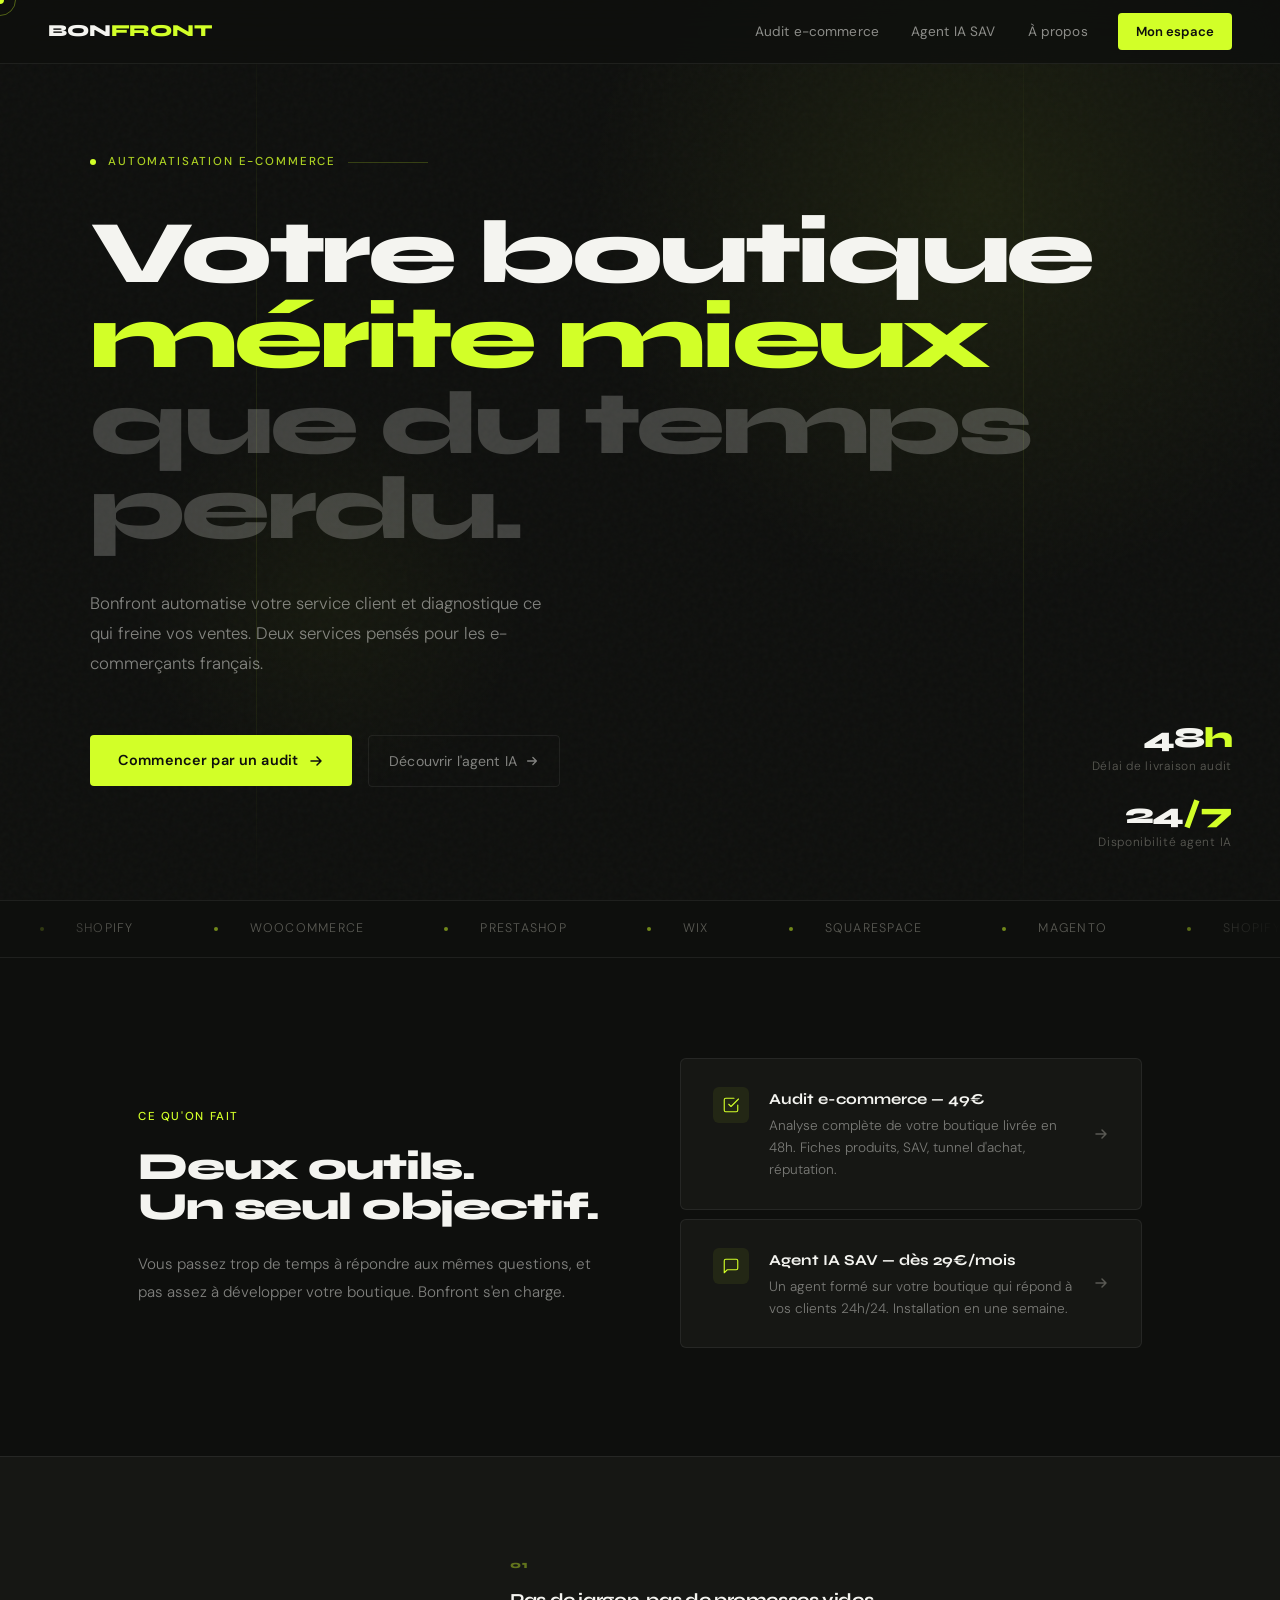
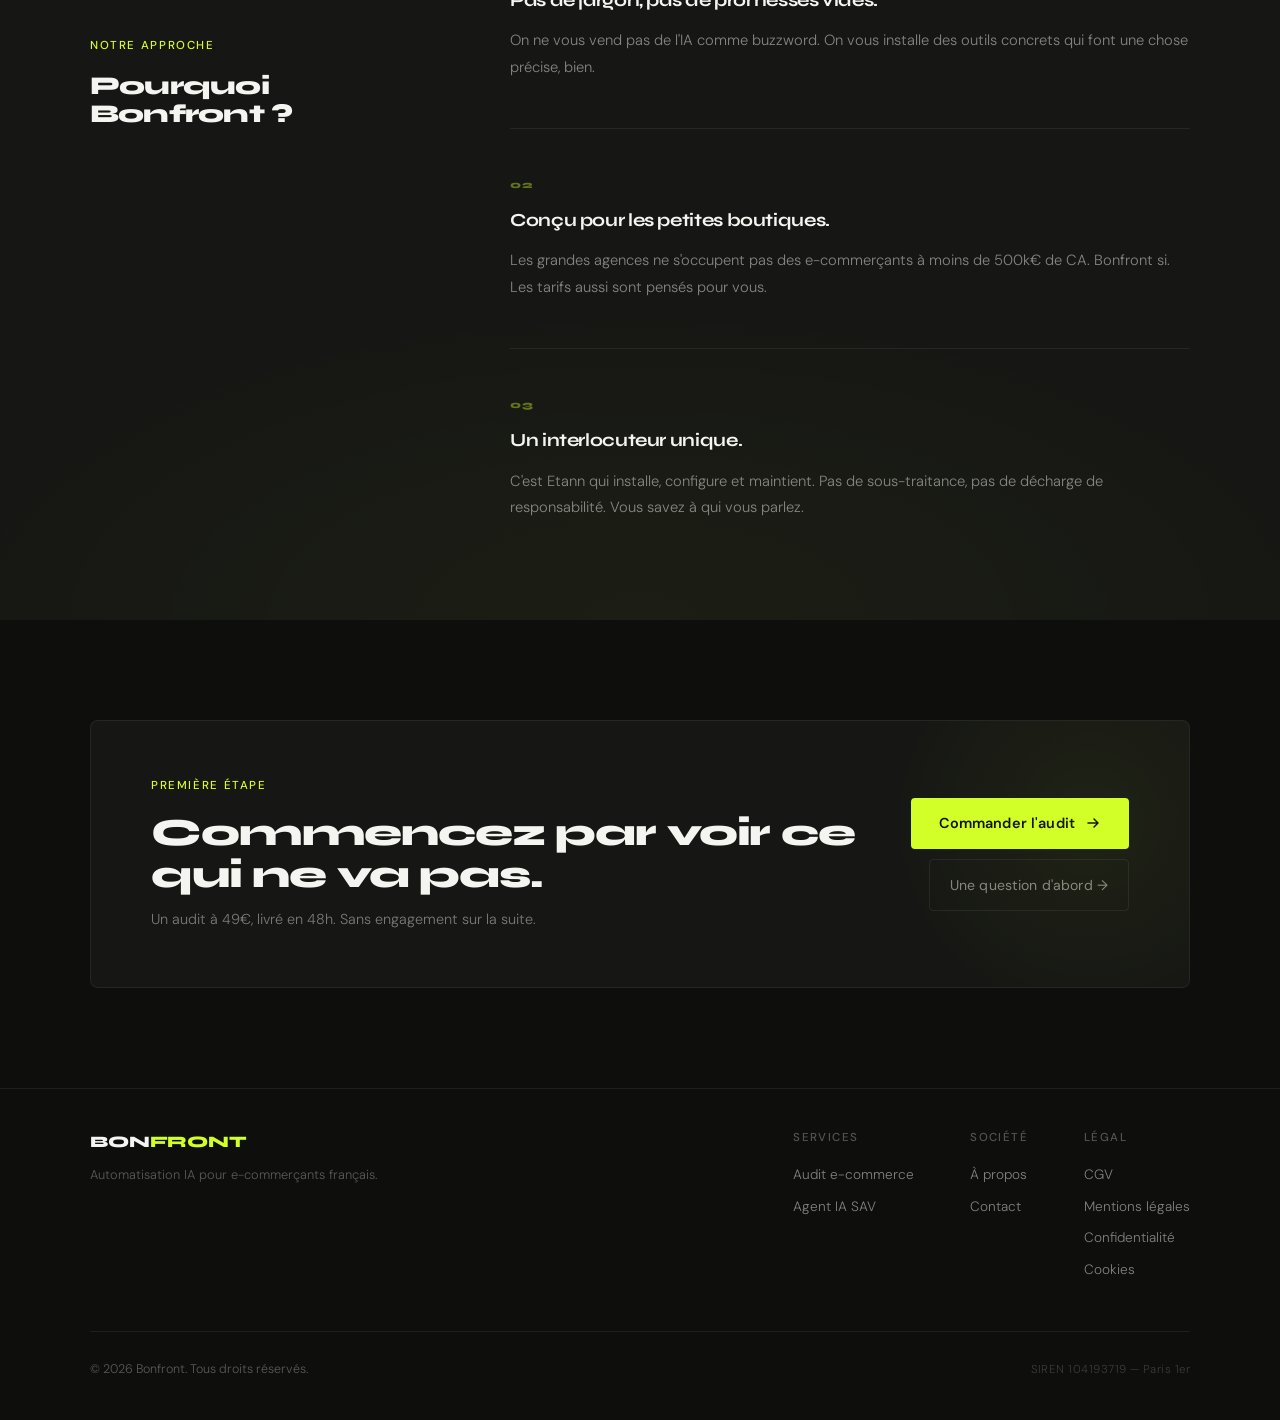
<file: index.html>
<!DOCTYPE html>
<html lang="fr">
<head>
  <meta charset="UTF-8" />
  <meta name="viewport" content="width=device-width, initial-scale=1.0" />
  <title>Bonfront — Automatisation IA pour e-commerçants</title>
  <meta name="description" content="Bonfront automatise votre service client et diagnostique votre boutique en ligne. Agent IA SAV et audit e-commerce pour les boutiques françaises." />
  <link rel="preconnect" href="https://fonts.googleapis.com" />
  <link rel="preconnect" href="https://fonts.gstatic.com" crossorigin />
  <link href="https://fonts.googleapis.com/css2?family=Syne:wght@400;600;700;800&family=DM+Sans:ital,opsz,wght@0,9..40,300;0,9..40,400;0,9..40,500;1,9..40,300&display=swap" rel="stylesheet" />
  <style>
    :root {
      --bg: #0e0f0d;
      --accent: #d2ff28;
      --white: #f4f4f0;
      --grey: #5a5a54;
      --grey-light: #161714;
      --grey-mid: #222320;
      --grey-border: rgba(255,255,255,0.07);
    }

    *, *::before, *::after { box-sizing: border-box; margin: 0; padding: 0; }
    html { scroll-behavior: smooth; }

    body {
      background: var(--bg);
      color: var(--white);
      font-family: 'DM Sans', sans-serif;
      font-size: 16px;
      line-height: 1.6;
      overflow-x: hidden;
      cursor: none;
    }

    /* CURSOR */
    .cursor {
      position: fixed;
      width: 8px; height: 8px;
      background: var(--accent);
      border-radius: 50%;
      pointer-events: none;
      z-index: 9999;
      transform: translate(-50%, -50%);
      transition: width 0.2s, height 0.2s, opacity 0.2s;
    }

    .cursor-ring {
      position: fixed;
      width: 32px; height: 32px;
      border: 1px solid rgba(210,255,40,0.35);
      border-radius: 50%;
      pointer-events: none;
      z-index: 9998;
      transform: translate(-50%, -50%);
      transition: width 0.35s, height 0.35s, border-color 0.2s;
    }

    body:has(a:hover) .cursor-ring,
    body:has(button:hover) .cursor-ring {
      width: 48px; height: 48px;
      border-color: rgba(210,255,40,0.6);
    }

    /* NAV */
    nav {
      position: fixed;
      top: 0; left: 0; right: 0;
      z-index: 500;
      display: flex;
      align-items: center;
      justify-content: space-between;
      padding: 0 48px;
      height: 64px;
      background: rgba(14,15,13,0.8);
      backdrop-filter: blur(16px);
      -webkit-backdrop-filter: blur(16px);
      border-bottom: 1px solid var(--grey-border);
    }

    .nav-logo {
      font-family: 'Syne', sans-serif;
      font-weight: 800;
      font-size: 1.05rem;
      letter-spacing: -0.01em;
      color: var(--white);
      text-decoration: none;
    }

    .nav-logo span { color: var(--accent); }

    .nav-links {
      display: flex;
      align-items: center;
      gap: 4px;
    }

    .nav-link {
      font-family: 'DM Sans', sans-serif;
      font-size: 0.85rem;
      font-weight: 400;
      color: rgba(244,244,240,0.55);
      text-decoration: none;
      padding: 7px 14px;
      border-radius: 4px;
      transition: color 0.2s, background 0.2s;
      letter-spacing: 0.01em;
    }

    .nav-link:hover {
      color: var(--white);
      background: rgba(255,255,255,0.05);
    }

    .nav-link.active {
      color: var(--white);
    }

    .nav-cta {
      font-family: 'DM Sans', sans-serif;
      font-size: 0.82rem;
      font-weight: 600;
      color: var(--bg);
      background: var(--accent);
      padding: 8px 18px;
      border-radius: 4px;
      text-decoration: none;
      margin-left: 12px;
      transition: opacity 0.2s;
      letter-spacing: 0.01em;
    }

    .nav-cta:hover { opacity: 0.85; }

    /* HERO */
    .hero {
      position: relative;
      min-height: 100vh;
      display: flex;
      flex-direction: column;
      justify-content: center;
      padding: 120px 48px 80px;
      overflow: hidden;
    }

    /* Noise grain overlay */
    .hero::before {
      content: '';
      position: absolute;
      inset: 0;
      background-image: url("data:image/svg+xml,%3Csvg viewBox='0 0 200 200' xmlns='http://www.w3.org/2000/svg'%3E%3Cfilter id='n'%3E%3CfeTurbulence type='fractalNoise' baseFrequency='0.9' numOctaves='4' stitchTiles='stitch'/%3E%3C/filter%3E%3Crect width='100%25' height='100%25' filter='url(%23n)' opacity='1'/%3E%3C/svg%3E");
      opacity: 0.028;
      pointer-events: none;
      z-index: 1;
    }

    /* Glow */
    .hero-glow {
      position: absolute;
      width: 800px; height: 800px;
      border-radius: 50%;
      background: radial-gradient(circle, rgba(210,255,40,0.07) 0%, transparent 70%);
      top: -200px; right: -100px;
      pointer-events: none;
      z-index: 0;
    }

    .hero-glow-2 {
      position: absolute;
      width: 400px; height: 400px;
      border-radius: 50%;
      background: radial-gradient(circle, rgba(210,255,40,0.04) 0%, transparent 70%);
      bottom: 100px; left: 10%;
      pointer-events: none;
      z-index: 0;
    }

    /* Vertical lines */
    .v-line {
      position: absolute;
      top: 0; bottom: 0;
      width: 1px;
      background: linear-gradient(to bottom, transparent, rgba(210,255,40,0.08) 30%, rgba(210,255,40,0.08) 70%, transparent);
      pointer-events: none;
      z-index: 0;
    }

    .hero-inner {
      position: relative;
      z-index: 2;
      max-width: 1100px;
      margin: 0 auto;
      width: 100%;
    }

    .hero-eyebrow {
      display: flex;
      align-items: center;
      gap: 12px;
      margin-bottom: 40px;
      opacity: 0;
      animation: fadeUp 0.6s ease 0.1s forwards;
    }

    .eyebrow-dot {
      width: 6px; height: 6px;
      border-radius: 50%;
      background: var(--accent);
    }

    .eyebrow-text {
      font-family: 'DM Sans', sans-serif;
      font-size: 0.72rem;
      font-weight: 500;
      letter-spacing: 0.16em;
      text-transform: uppercase;
      color: rgba(210,255,40,0.8);
    }

    .eyebrow-line {
      flex: 1;
      max-width: 80px;
      height: 1px;
      background: rgba(210,255,40,0.2);
    }

    h1 {
      font-family: 'Syne', sans-serif;
      font-weight: 800;
      font-size: clamp(3rem, 7vw, 6.5rem);
      line-height: 0.95;
      letter-spacing: -0.04em;
      margin-bottom: 36px;
      opacity: 0;
      animation: fadeUp 0.8s ease 0.2s forwards;
    }

    h1 .word-accent {
      color: var(--accent);
      display: inline-block;
    }

    h1 .word-dim {
      color: rgba(244,244,240,0.22);
    }

    h1 .block {
      display: block;
    }

    .hero-desc {
      font-size: 1.05rem;
      font-weight: 300;
      color: rgba(244,244,240,0.5);
      max-width: 460px;
      line-height: 1.8;
      margin-bottom: 56px;
      opacity: 0;
      animation: fadeUp 0.8s ease 0.35s forwards;
    }

    .hero-actions {
      display: flex;
      align-items: center;
      gap: 16px;
      flex-wrap: wrap;
      opacity: 0;
      animation: fadeUp 0.8s ease 0.5s forwards;
    }

    .btn-primary {
      display: inline-flex;
      align-items: center;
      gap: 10px;
      background: var(--accent);
      color: var(--bg);
      font-family: 'DM Sans', sans-serif;
      font-weight: 600;
      font-size: 0.9rem;
      padding: 14px 28px;
      border-radius: 4px;
      text-decoration: none;
      transition: opacity 0.2s, transform 0.2s;
      letter-spacing: 0.01em;
    }

    .btn-primary:hover { opacity: 0.88; transform: translateY(-2px); }

    .btn-ghost {
      display: inline-flex;
      align-items: center;
      gap: 8px;
      color: rgba(244,244,240,0.5);
      font-family: 'DM Sans', sans-serif;
      font-weight: 400;
      font-size: 0.88rem;
      text-decoration: none;
      padding: 14px 20px;
      border: 1px solid var(--grey-border);
      border-radius: 4px;
      transition: color 0.2s, border-color 0.2s;
      letter-spacing: 0.01em;
    }

    .btn-ghost:hover {
      color: var(--white);
      border-color: rgba(255,255,255,0.15);
    }

    /* HERO STATS */
    .hero-stats {
      position: absolute;
      bottom: 48px;
      right: 48px;
      display: flex;
      flex-direction: column;
      gap: 24px;
      z-index: 2;
      opacity: 0;
      animation: fadeUp 0.8s ease 0.7s forwards;
    }

    .stat {
      text-align: right;
    }

    .stat-num {
      font-family: 'Syne', sans-serif;
      font-weight: 800;
      font-size: 1.8rem;
      letter-spacing: -0.04em;
      color: var(--white);
      line-height: 1;
    }

    .stat-num span { color: var(--accent); }

    .stat-label {
      font-size: 0.75rem;
      font-weight: 300;
      color: var(--grey);
      margin-top: 4px;
      letter-spacing: 0.06em;
    }

    /* MARQUEE */
    .marquee-wrap {
      border-top: 1px solid var(--grey-border);
      border-bottom: 1px solid var(--grey-border);
      padding: 18px 0;
      overflow: hidden;
      position: relative;
    }

    .marquee-wrap::before,
    .marquee-wrap::after {
      content: '';
      position: absolute;
      top: 0; bottom: 0;
      width: 120px;
      z-index: 2;
    }

    .marquee-wrap::before {
      left: 0;
      background: linear-gradient(to right, var(--bg), transparent);
    }

    .marquee-wrap::after {
      right: 0;
      background: linear-gradient(to left, var(--bg), transparent);
    }

    .marquee-track {
      display: flex;
      gap: 0;
      width: max-content;
      animation: marquee 28s linear infinite;
    }

    .marquee-item {
      display: flex;
      align-items: center;
      gap: 32px;
      padding: 0 40px;
      white-space: nowrap;
      font-family: 'DM Sans', sans-serif;
      font-size: 0.78rem;
      font-weight: 300;
      letter-spacing: 0.1em;
      text-transform: uppercase;
      color: var(--grey);
    }

    .marquee-dot {
      width: 4px; height: 4px;
      border-radius: 50%;
      background: var(--accent);
      opacity: 0.5;
      flex-shrink: 0;
    }

    @keyframes marquee {
      from { transform: translateX(0); }
      to { transform: translateX(-50%); }
    }

    /* ABOUT STRIP */
    .about {
      padding: 100px 48px;
      max-width: 1100px;
      margin: 0 auto;
      display: grid;
      grid-template-columns: 1fr 1fr;
      gap: 80px;
      align-items: center;
    }

    .about-left .section-label {
      font-size: 0.72rem;
      font-weight: 500;
      letter-spacing: 0.14em;
      text-transform: uppercase;
      color: var(--accent);
      margin-bottom: 20px;
    }

    .about-left h2 {
      font-family: 'Syne', sans-serif;
      font-weight: 800;
      font-size: clamp(1.8rem, 3vw, 2.6rem);
      letter-spacing: -0.03em;
      line-height: 1.05;
      margin-bottom: 24px;
    }

    .about-left p {
      font-size: 0.95rem;
      font-weight: 300;
      color: rgba(244,244,240,0.5);
      line-height: 1.8;
    }

    .about-right {
      display: flex;
      flex-direction: column;
      gap: 1px;
    }

    .about-card {
      padding: 28px 32px;
      background: var(--grey-light);
      border: 1px solid var(--grey-border);
      border-radius: 6px;
      margin-bottom: 8px;
      display: flex;
      align-items: flex-start;
      gap: 20px;
      transition: border-color 0.2s, background 0.2s;
      text-decoration: none;
      color: inherit;
    }

    .about-card:hover {
      border-color: rgba(210,255,40,0.2);
      background: var(--grey-mid);
    }

    .card-icon {
      width: 36px; height: 36px;
      border-radius: 6px;
      background: rgba(210,255,40,0.07);
      display: flex;
      align-items: center;
      justify-content: center;
      flex-shrink: 0;
    }

    .card-icon svg { color: var(--accent); }

    .card-body {}

    .card-title {
      font-family: 'Syne', sans-serif;
      font-weight: 700;
      font-size: 0.95rem;
      margin-bottom: 4px;
    }

    .card-desc {
      font-size: 0.85rem;
      font-weight: 300;
      color: rgba(244,244,240,0.45);
      line-height: 1.6;
    }

    .card-arrow {
      margin-left: auto;
      color: var(--grey);
      flex-shrink: 0;
      align-self: center;
      transition: color 0.2s, transform 0.2s;
    }

    .about-card:hover .card-arrow {
      color: var(--accent);
      transform: translateX(4px);
    }

    /* MANIFESTO */
    .manifesto {
      border-top: 1px solid var(--grey-border);
      padding: 100px 48px;
      background: var(--grey-light);
      position: relative;
      overflow: hidden;
    }

    .manifesto-bg {
      position: absolute;
      inset: 0;
      background: radial-gradient(ellipse 80% 60% at 50% 100%, rgba(210,255,40,0.03) 0%, transparent 70%);
      pointer-events: none;
    }

    .manifesto-inner {
      max-width: 1100px;
      margin: 0 auto;
      display: grid;
      grid-template-columns: 1fr 2fr;
      gap: 80px;
      align-items: start;
      position: relative;
      z-index: 1;
    }

    .manifesto-label {
      position: sticky;
      top: 80px;
    }

    .manifesto-label .section-label {
      font-size: 0.72rem;
      font-weight: 500;
      letter-spacing: 0.14em;
      text-transform: uppercase;
      color: var(--accent);
      margin-bottom: 16px;
    }

    .manifesto-label h2 {
      font-family: 'Syne', sans-serif;
      font-weight: 800;
      font-size: 1.6rem;
      letter-spacing: -0.03em;
      line-height: 1.1;
    }

    .manifesto-items {
      display: flex;
      flex-direction: column;
      gap: 48px;
    }

    .m-item {
      padding-bottom: 48px;
      border-bottom: 1px solid var(--grey-border);
    }

    .m-item:last-child {
      border-bottom: none;
      padding-bottom: 0;
    }

    .m-num {
      font-family: 'Syne', sans-serif;
      font-weight: 800;
      font-size: 0.65rem;
      letter-spacing: 0.12em;
      color: rgba(210,255,40,0.4);
      margin-bottom: 12px;
    }

    .m-title {
      font-family: 'Syne', sans-serif;
      font-weight: 700;
      font-size: 1.15rem;
      margin-bottom: 12px;
      letter-spacing: -0.02em;
    }

    .m-text {
      font-size: 0.92rem;
      font-weight: 300;
      color: rgba(244,244,240,0.5);
      line-height: 1.8;
    }

    /* CTA BLOCK */
    .cta-block {
      padding: 100px 48px;
      position: relative;
      overflow: hidden;
    }

    .cta-inner {
      max-width: 1100px;
      margin: 0 auto;
      display: grid;
      grid-template-columns: 1fr auto;
      gap: 48px;
      align-items: center;
      border: 1px solid var(--grey-border);
      border-radius: 8px;
      padding: 56px 60px;
      background: var(--grey-light);
      position: relative;
      overflow: hidden;
    }

    .cta-inner::before {
      content: '';
      position: absolute;
      top: -100px; right: -100px;
      width: 400px; height: 400px;
      border-radius: 50%;
      background: radial-gradient(circle, rgba(210,255,40,0.05) 0%, transparent 70%);
      pointer-events: none;
    }

    .cta-tag {
      font-size: 0.72rem;
      font-weight: 500;
      letter-spacing: 0.14em;
      text-transform: uppercase;
      color: var(--accent);
      margin-bottom: 16px;
    }

    .cta-title {
      font-family: 'Syne', sans-serif;
      font-weight: 800;
      font-size: clamp(1.6rem, 3vw, 2.4rem);
      letter-spacing: -0.03em;
      line-height: 1.1;
      margin-bottom: 12px;
    }

    .cta-sub {
      font-size: 0.9rem;
      font-weight: 300;
      color: rgba(244,244,240,0.45);
    }

    .cta-actions {
      display: flex;
      flex-direction: column;
      gap: 10px;
      align-items: flex-end;
      flex-shrink: 0;
    }

    /* FOOTER */
    footer {
      border-top: 1px solid var(--grey-border);
      padding: 40px 48px;
    }

    .footer-top {
      max-width: 1100px;
      margin: 0 auto;
      display: flex;
      justify-content: space-between;
      align-items: flex-start;
      gap: 40px;
      padding-bottom: 40px;
      border-bottom: 1px solid var(--grey-border);
      flex-wrap: wrap;
    }

    .footer-brand {}

    .footer-logo {
      font-family: 'Syne', sans-serif;
      font-weight: 800;
      font-size: 1rem;
      color: var(--white);
      text-decoration: none;
      letter-spacing: -0.01em;
      display: block;
      margin-bottom: 10px;
    }

    .footer-logo span { color: var(--accent); }

    .footer-tagline {
      font-size: 0.8rem;
      font-weight: 300;
      color: var(--grey);
    }

    .footer-nav {
      display: flex;
      gap: 56px;
      flex-wrap: wrap;
    }

    .footer-col {}

    .footer-col-title {
      font-family: 'DM Sans', sans-serif;
      font-size: 0.72rem;
      font-weight: 500;
      letter-spacing: 0.12em;
      text-transform: uppercase;
      color: rgba(244,244,240,0.3);
      margin-bottom: 16px;
    }

    .footer-col a {
      display: block;
      font-size: 0.85rem;
      font-weight: 300;
      color: rgba(244,244,240,0.5);
      text-decoration: none;
      margin-bottom: 10px;
      transition: color 0.2s;
    }

    .footer-col a:hover { color: var(--white); }

    .footer-bottom {
      max-width: 1100px;
      margin: 0 auto;
      padding-top: 28px;
      display: flex;
      justify-content: space-between;
      align-items: center;
      flex-wrap: wrap;
      gap: 12px;
    }

    .footer-copy {
      font-size: 0.78rem;
      font-weight: 300;
      color: var(--grey);
    }

    .footer-siren {
      font-size: 0.72rem;
      font-weight: 300;
      color: rgba(90,90,84,0.6);
      letter-spacing: 0.04em;
    }

    /* REVEAL */
    .reveal {
      opacity: 0;
      transform: translateY(28px);
      transition: opacity 0.7s ease, transform 0.7s ease;
    }

    .reveal.visible {
      opacity: 1;
      transform: none;
    }

    /* ANIMATIONS */
    @keyframes fadeUp {
      from { opacity: 0; transform: translateY(20px); }
      to { opacity: 1; transform: translateY(0); }
    }

    /* MOBILE NAV */
    .nav-mobile-toggle {
      display: none;
      flex-direction: column;
      gap: 5px;
      background: none;
      border: none;
      cursor: none;
      padding: 6px;
    }

    .nav-mobile-toggle span {
      display: block;
      width: 22px; height: 1.5px;
      background: var(--white);
      transition: transform 0.3s, opacity 0.3s;
    }

    /* RESPONSIVE */
    @media (max-width: 900px) {
      nav { padding: 0 24px; }

      .nav-links { display: none; }
      .nav-mobile-toggle { display: flex; }

      .hero { padding: 100px 24px 80px; }
      .hero-stats { display: none; }

      .about {
        grid-template-columns: 1fr;
        gap: 48px;
        padding: 70px 24px;
      }

      .manifesto-inner {
        grid-template-columns: 1fr;
        gap: 40px;
      }

      .manifesto-label { position: static; }
      .manifesto { padding: 70px 24px; }

      .cta-inner {
        grid-template-columns: 1fr;
        gap: 32px;
        padding: 40px 32px;
      }

      .cta-actions { align-items: flex-start; }
      .cta-block { padding: 60px 24px; }

      footer { padding: 40px 24px; }

      .footer-top { flex-direction: column; }
      .footer-nav { gap: 32px; }
    }
  </style>
</head>
<body>

  <!-- CURSOR -->
  <div class="cursor" id="cursor"></div>
  <div class="cursor-ring" id="cursorRing"></div>

  <!-- NAV -->
  <nav>
    <a href="index.html" class="nav-logo">BON<span>FRONT</span></a>
    <div class="nav-links">
      <a href="audit.html" class="nav-link">Audit e-commerce</a>
      <a href="agent.html" class="nav-link">Agent IA SAV</a>
      <a href="a-propos.html" class="nav-link">À propos</a>
      <a href="espace-client.html" class="nav-cta">Mon espace</a>
    </div>
    <button class="nav-mobile-toggle" id="mobileToggle" aria-label="Menu">
      <span></span><span></span><span></span>
    </button>
  </nav>

  <!-- HERO -->
  <section class="hero">
    <div class="hero-glow"></div>
    <div class="hero-glow-2"></div>
    <div class="v-line" style="left: 20%"></div>
    <div class="v-line" style="right: 20%"></div>

    <div class="hero-inner">
      <div class="hero-eyebrow">
        <div class="eyebrow-dot"></div>
        <div class="eyebrow-text">Automatisation e-commerce</div>
        <div class="eyebrow-line"></div>
      </div>

      <h1>
        <span class="block">Votre boutique</span>
        <span class="block word-accent">mérite mieux</span>
        <span class="block word-dim">que du temps perdu.</span>
      </h1>

      <p class="hero-desc">
        Bonfront automatise votre service client et diagnostique ce qui freine vos ventes. Deux services pensés pour les e-commerçants français.
      </p>

      <div class="hero-actions">
        <a href="audit.html" class="btn-primary">
          Commencer par un audit
          <svg width="16" height="16" viewBox="0 0 16 16" fill="none"><path d="M3 8h10M9 4l4 4-4 4" stroke="currentColor" stroke-width="1.5" stroke-linecap="round" stroke-linejoin="round"/></svg>
        </a>
        <a href="agent.html" class="btn-ghost">
          Découvrir l'agent IA
          <svg width="14" height="14" viewBox="0 0 16 16" fill="none"><path d="M3 8h10M9 4l4 4-4 4" stroke="currentColor" stroke-width="1.5" stroke-linecap="round" stroke-linejoin="round"/></svg>
        </a>
      </div>
    </div>

    <div class="hero-stats">
      <div class="stat">
        <div class="stat-num">48<span>h</span></div>
        <div class="stat-label">Délai de livraison audit</div>
      </div>
      <div class="stat">
        <div class="stat-num">24<span>/7</span></div>
        <div class="stat-label">Disponibilité agent IA</div>
      </div>
    </div>
  </section>

  <!-- MARQUEE -->
  <div class="marquee-wrap">
    <div class="marquee-track">
      <div class="marquee-item"><div class="marquee-dot"></div>Shopify</div>
      <div class="marquee-item"><div class="marquee-dot"></div>WooCommerce</div>
      <div class="marquee-item"><div class="marquee-dot"></div>PrestaShop</div>
      <div class="marquee-item"><div class="marquee-dot"></div>Wix</div>
      <div class="marquee-item"><div class="marquee-dot"></div>Squarespace</div>
      <div class="marquee-item"><div class="marquee-dot"></div>Magento</div>
      <div class="marquee-item"><div class="marquee-dot"></div>Shopify</div>
      <div class="marquee-item"><div class="marquee-dot"></div>WooCommerce</div>
      <div class="marquee-item"><div class="marquee-dot"></div>PrestaShop</div>
      <div class="marquee-item"><div class="marquee-dot"></div>Wix</div>
      <div class="marquee-item"><div class="marquee-dot"></div>Squarespace</div>
      <div class="marquee-item"><div class="marquee-dot"></div>Magento</div>
    </div>
  </div>

  <!-- ABOUT / SERVICES -->
  <section class="about reveal">
    <div class="about-left">
      <div class="section-label">Ce qu'on fait</div>
      <h2>Deux outils.<br>Un seul objectif.</h2>
      <p>Vous passez trop de temps à répondre aux mêmes questions, et pas assez à développer votre boutique. Bonfront s'en charge.</p>
    </div>
    <div class="about-right">
      <a href="audit.html" class="about-card">
        <div class="card-icon">
          <svg width="18" height="18" viewBox="0 0 24 24" fill="none" stroke="currentColor" stroke-width="1.5" stroke-linecap="round" stroke-linejoin="round"><path d="M9 11l3 3L22 4"/><path d="M21 12v7a2 2 0 01-2 2H5a2 2 0 01-2-2V5a2 2 0 012-2h11"/></svg>
        </div>
        <div class="card-body">
          <div class="card-title">Audit e-commerce — 49€</div>
          <div class="card-desc">Analyse complète de votre boutique livrée en 48h. Fiches produits, SAV, tunnel d'achat, réputation.</div>
        </div>
        <svg class="card-arrow" width="16" height="16" viewBox="0 0 16 16" fill="none"><path d="M3 8h10M9 4l4 4-4 4" stroke="currentColor" stroke-width="1.5" stroke-linecap="round" stroke-linejoin="round"/></svg>
      </a>
      <a href="agent.html" class="about-card">
        <div class="card-icon">
          <svg width="18" height="18" viewBox="0 0 24 24" fill="none" stroke="currentColor" stroke-width="1.5" stroke-linecap="round" stroke-linejoin="round"><path d="M21 15a2 2 0 01-2 2H7l-4 4V5a2 2 0 012-2h14a2 2 0 012 2z"/></svg>
        </div>
        <div class="card-body">
          <div class="card-title">Agent IA SAV — dès 29€/mois</div>
          <div class="card-desc">Un agent formé sur votre boutique qui répond à vos clients 24h/24. Installation en une semaine.</div>
        </div>
        <svg class="card-arrow" width="16" height="16" viewBox="0 0 16 16" fill="none"><path d="M3 8h10M9 4l4 4-4 4" stroke="currentColor" stroke-width="1.5" stroke-linecap="round" stroke-linejoin="round"/></svg>
      </a>
    </div>
  </section>

  <!-- MANIFESTO -->
  <section class="manifesto">
    <div class="manifesto-bg"></div>
    <div class="manifesto-inner">
      <div class="manifesto-label reveal">
        <div class="section-label">Notre approche</div>
        <h2>Pourquoi Bonfront ?</h2>
      </div>
      <div class="manifesto-items">
        <div class="m-item reveal">
          <div class="m-num">01</div>
          <div class="m-title">Pas de jargon, pas de promesses vides.</div>
          <div class="m-text">On ne vous vend pas de l'IA comme buzzword. On vous installe des outils concrets qui font une chose précise, bien.</div>
        </div>
        <div class="m-item reveal">
          <div class="m-num">02</div>
          <div class="m-title">Conçu pour les petites boutiques.</div>
          <div class="m-text">Les grandes agences ne s'occupent pas des e-commerçants à moins de 500k€ de CA. Bonfront si. Les tarifs aussi sont pensés pour vous.</div>
        </div>
        <div class="m-item reveal">
          <div class="m-num">03</div>
          <div class="m-title">Un interlocuteur unique.</div>
          <div class="m-text">C'est Etann qui installe, configure et maintient. Pas de sous-traitance, pas de décharge de responsabilité. Vous savez à qui vous parlez.</div>
        </div>
      </div>
    </div>
  </section>

  <!-- CTA -->
  <section class="cta-block reveal">
    <div class="cta-inner">
      <div>
        <div class="cta-tag">Première étape</div>
        <h2 class="cta-title">Commencez par voir ce qui ne va pas.</h2>
        <p class="cta-sub">Un audit à 49€, livré en 48h. Sans engagement sur la suite.</p>
      </div>
      <div class="cta-actions">
        <a href="audit.html" class="btn-primary">
          Commander l'audit
          <svg width="16" height="16" viewBox="0 0 16 16" fill="none"><path d="M3 8h10M9 4l4 4-4 4" stroke="currentColor" stroke-width="1.5" stroke-linecap="round" stroke-linejoin="round"/></svg>
        </a>
        <a href="mailto:contact@bonfront.fr" class="btn-ghost">Une question d'abord →</a>
      </div>
    </div>
  </section>

  <!-- FOOTER -->
  <footer>
    <div class="footer-top">
      <div class="footer-brand">
        <a href="index.html" class="footer-logo">BON<span>FRONT</span></a>
        <div class="footer-tagline">Automatisation IA pour e-commerçants français.</div>
      </div>
      <div class="footer-nav">
        <div class="footer-col">
          <div class="footer-col-title">Services</div>
          <a href="audit.html">Audit e-commerce</a>
          <a href="agent.html">Agent IA SAV</a>
        </div>
        <div class="footer-col">
          <div class="footer-col-title">Société</div>
          <a href="a-propos.html">À propos</a>
          <a href="mailto:contact@bonfront.fr">Contact</a>
        </div>
        <div class="footer-col">
          <div class="footer-col-title">Légal</div>
          <a href="cgv.html">CGV</a>
          <a href="mentions-legales.html">Mentions légales</a>
          <a href="politique-confidentialite.html">Confidentialité</a>
          <a href="cookies.html">Cookies</a>
        </div>
      </div>
    </div>
    <div class="footer-bottom">
      <div class="footer-copy">© 2026 Bonfront. Tous droits réservés.</div>
      <div class="footer-siren">SIREN 104193719 — Paris 1er</div>
    </div>
  </footer>

  <script>
    // Custom cursor
    const cursor = document.getElementById('cursor');
    const ring = document.getElementById('cursorRing');
    let mx = 0, my = 0, rx = 0, ry = 0;

    document.addEventListener('mousemove', e => {
      mx = e.clientX; my = e.clientY;
      cursor.style.left = mx + 'px';
      cursor.style.top = my + 'px';
    });

    function animateRing() {
      rx += (mx - rx) * 0.12;
      ry += (my - ry) * 0.12;
      ring.style.left = rx + 'px';
      ring.style.top = ry + 'px';
      requestAnimationFrame(animateRing);
    }
    animateRing();

    // Scroll reveal
    const observer = new IntersectionObserver(entries => {
      entries.forEach(e => {
        if (e.isIntersecting) {
          e.target.classList.add('visible');
          observer.unobserve(e.target);
        }
      });
    }, { threshold: 0.1 });

    document.querySelectorAll('.reveal').forEach(el => observer.observe(el));

    // Mobile toggle placeholder
    document.getElementById('mobileToggle').addEventListener('click', () => {
      // À implémenter si besoin d'un menu mobile complet
    });
  </script>

</body>
</html>
</file>
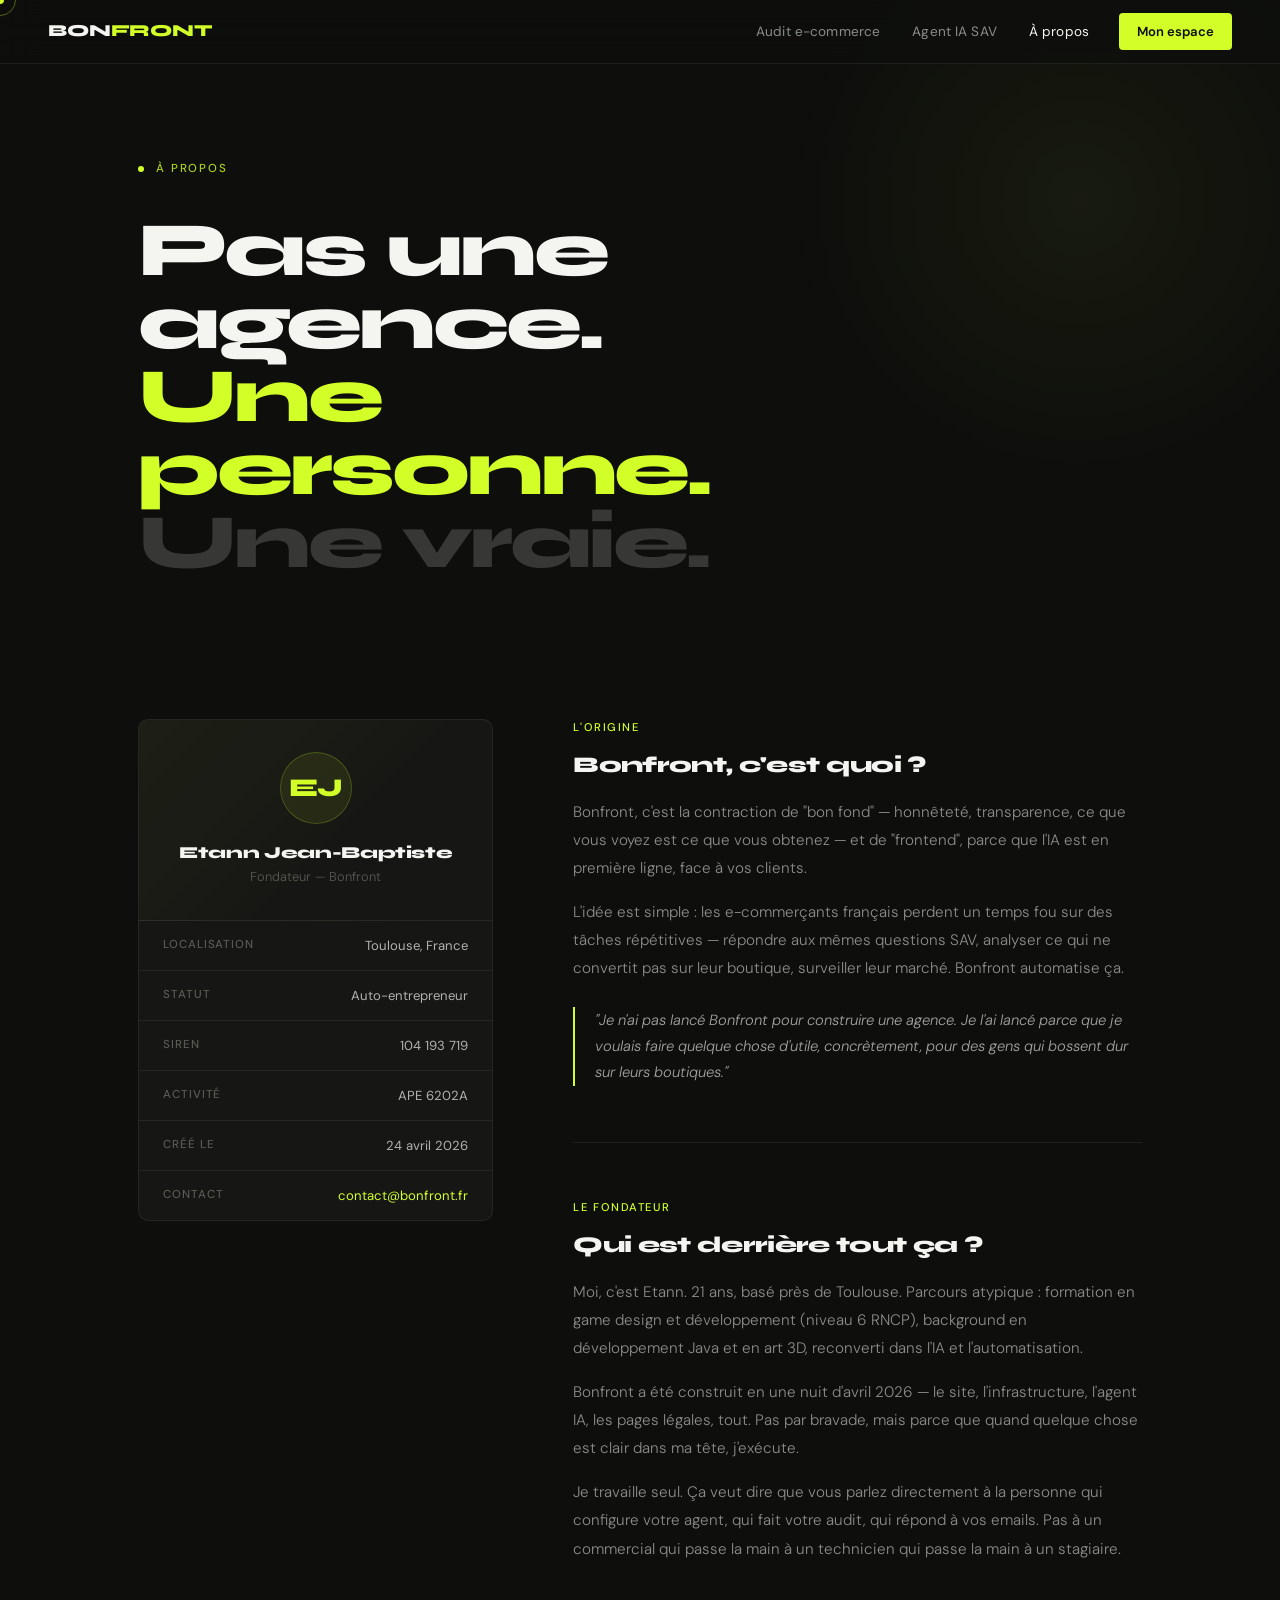
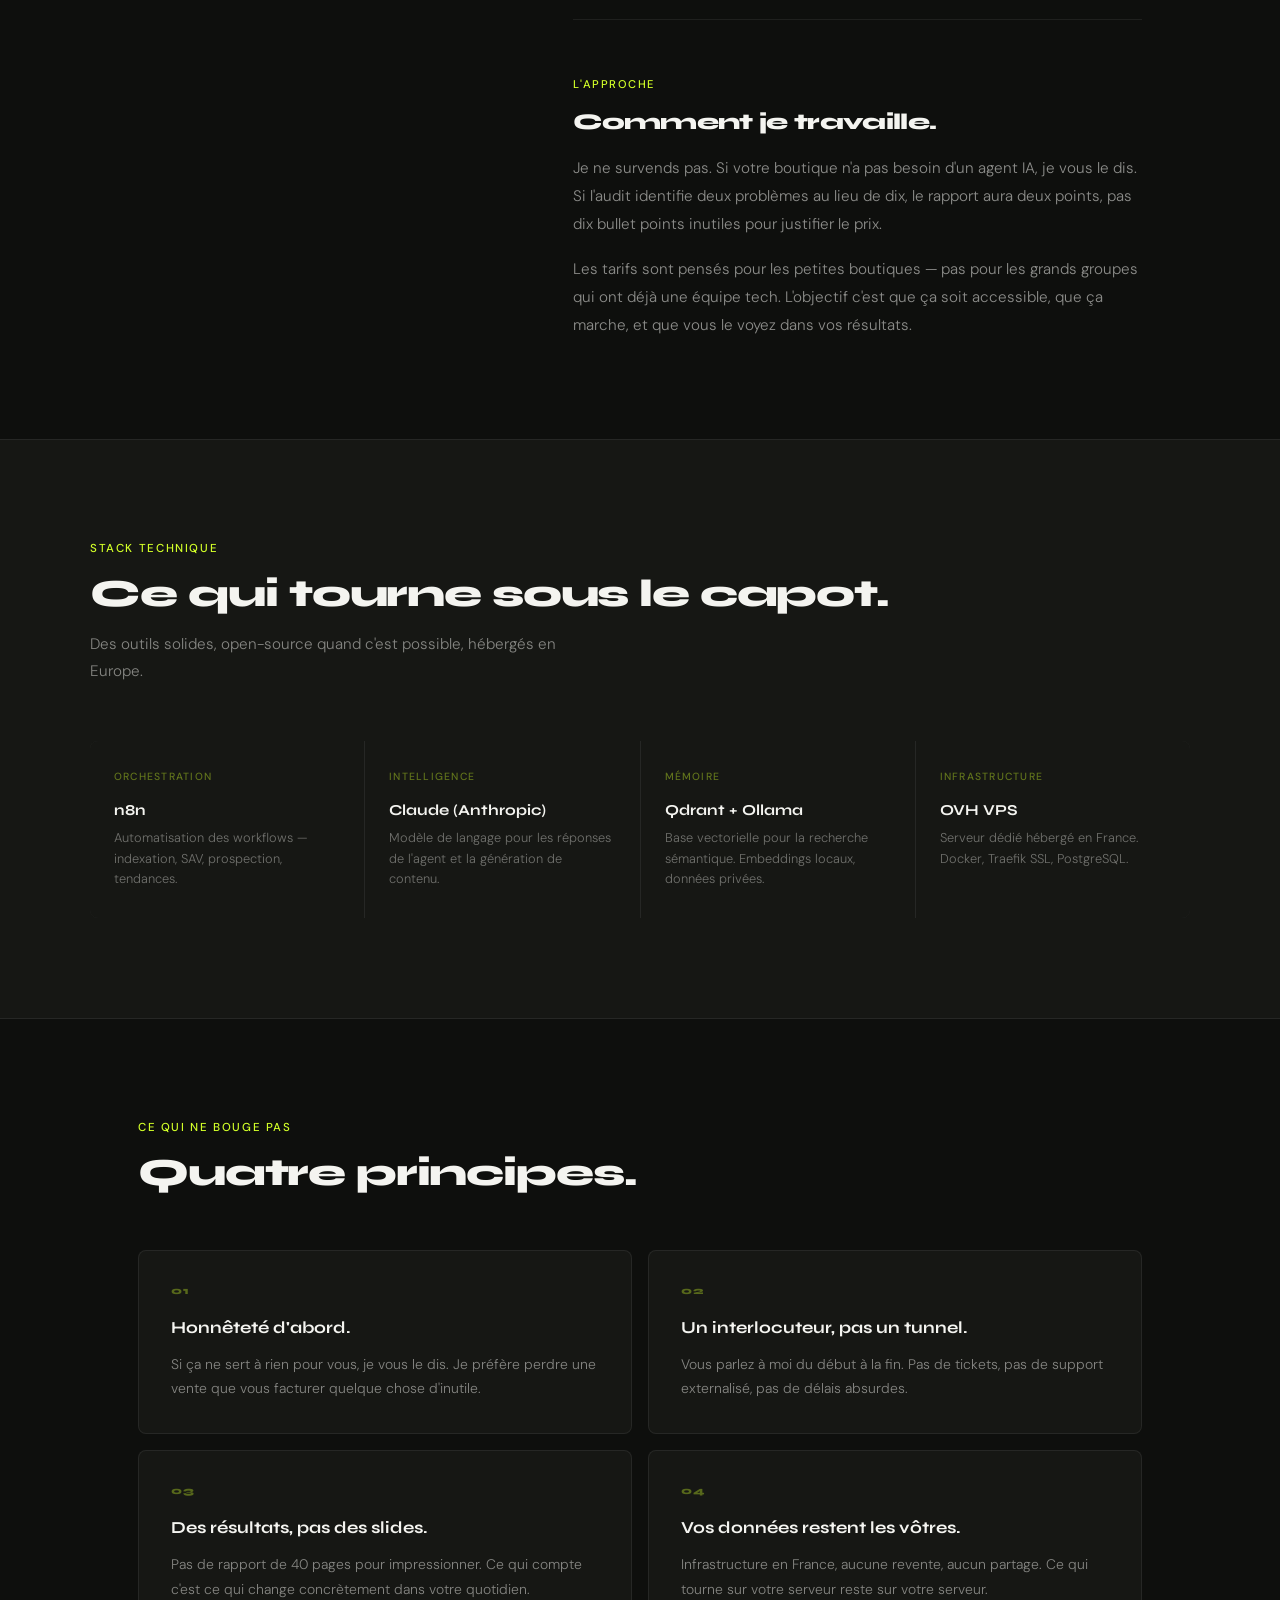
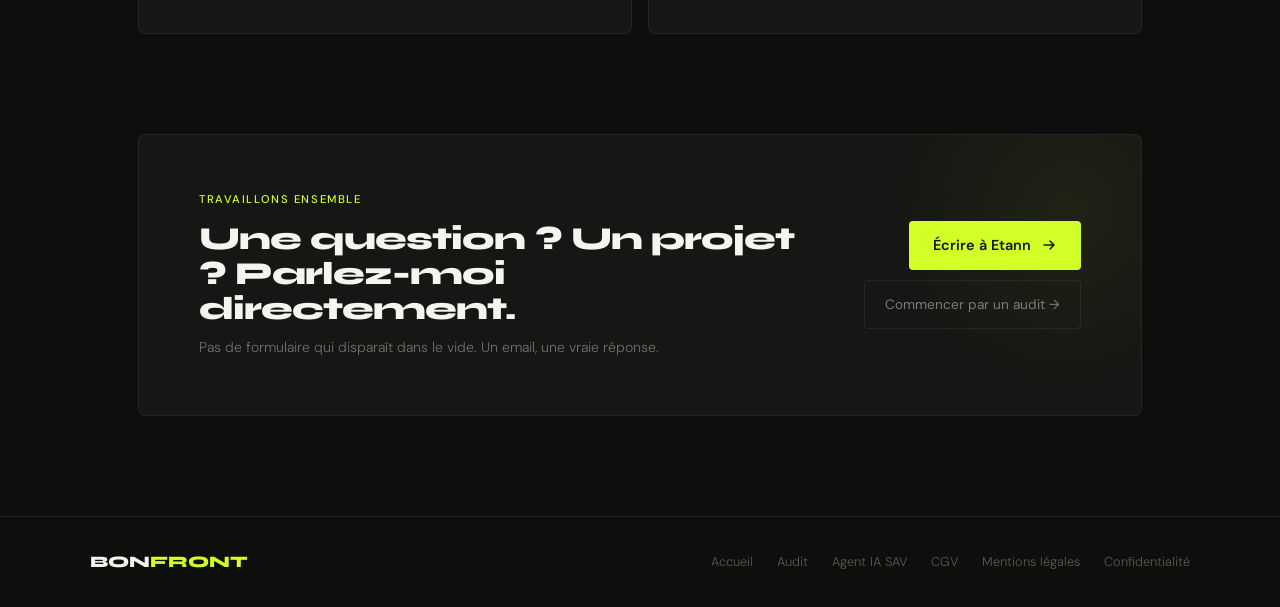
<file: a-propos.html>
<!DOCTYPE html>
<html lang="fr">
<head>
  <meta charset="UTF-8" />
  <meta name="viewport" content="width=device-width, initial-scale=1.0" />
  <title>À propos — Bonfront</title>
  <meta name="description" content="Bonfront, c'est Etann Jean-Baptiste — développeur indépendant basé à Toulouse, spécialisé en automatisation IA pour e-commerçants français." />
  <link rel="preconnect" href="https://fonts.googleapis.com" />
  <link rel="preconnect" href="https://fonts.gstatic.com" crossorigin />
  <link href="https://fonts.googleapis.com/css2?family=Syne:wght@400;600;700;800&family=DM+Sans:ital,opsz,wght@0,9..40,300;0,9..40,400;0,9..40,500;1,9..40,300&display=swap" rel="stylesheet" />
  <style>
    :root {
      --bg: #0e0f0d;
      --accent: #d2ff28;
      --white: #f4f4f0;
      --grey: #5a5a54;
      --grey-light: #161714;
      --grey-mid: #222320;
      --grey-border: rgba(255,255,255,0.07);
    }

    *, *::before, *::after { box-sizing: border-box; margin: 0; padding: 0; }
    html { scroll-behavior: smooth; }

    body {
      background: var(--bg);
      color: var(--white);
      font-family: 'DM Sans', sans-serif;
      font-size: 16px;
      line-height: 1.6;
      overflow-x: hidden;
      cursor: none;
    }

    /* CURSOR */
    .cursor {
      position: fixed;
      width: 8px; height: 8px;
      background: var(--accent);
      border-radius: 50%;
      pointer-events: none;
      z-index: 9999;
      transform: translate(-50%, -50%);
    }

    .cursor-ring {
      position: fixed;
      width: 32px; height: 32px;
      border: 1px solid rgba(210,255,40,0.35);
      border-radius: 50%;
      pointer-events: none;
      z-index: 9998;
      transform: translate(-50%, -50%);
      transition: width 0.35s, height 0.35s, border-color 0.2s;
    }

    body:has(a:hover) .cursor-ring,
    body:has(button:hover) .cursor-ring {
      width: 48px; height: 48px;
      border-color: rgba(210,255,40,0.6);
    }

    /* NAV */
    nav {
      position: fixed;
      top: 0; left: 0; right: 0;
      z-index: 500;
      display: flex;
      align-items: center;
      justify-content: space-between;
      padding: 0 48px;
      height: 64px;
      background: rgba(14,15,13,0.8);
      backdrop-filter: blur(16px);
      -webkit-backdrop-filter: blur(16px);
      border-bottom: 1px solid var(--grey-border);
    }

    .nav-logo {
      font-family: 'Syne', sans-serif;
      font-weight: 800;
      font-size: 1.05rem;
      letter-spacing: -0.01em;
      color: var(--white);
      text-decoration: none;
    }

    .nav-logo span { color: var(--accent); }

    .nav-links {
      display: flex;
      align-items: center;
      gap: 4px;
    }

    .nav-link {
      font-family: 'DM Sans', sans-serif;
      font-size: 0.85rem;
      font-weight: 400;
      color: rgba(244,244,240,0.55);
      text-decoration: none;
      padding: 7px 14px;
      border-radius: 4px;
      transition: color 0.2s, background 0.2s;
      letter-spacing: 0.01em;
    }

    .nav-link:hover { color: var(--white); background: rgba(255,255,255,0.05); }
    .nav-link.active { color: var(--white); }

    .nav-cta {
      font-family: 'DM Sans', sans-serif;
      font-size: 0.82rem;
      font-weight: 600;
      color: var(--bg);
      background: var(--accent);
      padding: 8px 18px;
      border-radius: 4px;
      text-decoration: none;
      margin-left: 12px;
      transition: opacity 0.2s;
    }

    .nav-cta:hover { opacity: 0.85; }

    /* HERO */
    .hero {
      padding: 160px 48px 100px;
      position: relative;
      overflow: hidden;
      max-width: 1100px;
      margin: 0 auto;
    }

    .hero-glow {
      position: fixed;
      width: 600px; height: 600px;
      border-radius: 50%;
      background: radial-gradient(circle, rgba(210,255,40,0.05) 0%, transparent 70%);
      top: -100px; right: -100px;
      pointer-events: none;
      z-index: 0;
    }

    .hero-eyebrow {
      display: flex;
      align-items: center;
      gap: 12px;
      margin-bottom: 36px;
      opacity: 0;
      animation: fadeUp 0.6s ease 0.1s forwards;
      position: relative;
      z-index: 1;
    }

    .eyebrow-dot {
      width: 6px; height: 6px;
      border-radius: 50%;
      background: var(--accent);
    }

    .eyebrow-text {
      font-size: 0.72rem;
      font-weight: 500;
      letter-spacing: 0.16em;
      text-transform: uppercase;
      color: rgba(210,255,40,0.8);
    }

    .hero-title {
      font-family: 'Syne', sans-serif;
      font-weight: 800;
      font-size: clamp(3rem, 6vw, 5.5rem);
      line-height: 0.95;
      letter-spacing: -0.04em;
      margin-bottom: 40px;
      opacity: 0;
      animation: fadeUp 0.8s ease 0.2s forwards;
      position: relative;
      z-index: 1;
      max-width: 800px;
    }

    .hero-title .accent { color: var(--accent); }
    .hero-title .dim { color: rgba(244,244,240,0.18); }

    /* INTRO SECTION */
    .intro {
      padding: 0 48px 100px;
      max-width: 1100px;
      margin: 0 auto;
    }

    .intro-grid {
      display: grid;
      grid-template-columns: 1fr 1.6fr;
      gap: 80px;
      align-items: start;
    }

    /* IDENTITY CARD */
    .identity-card {
      background: var(--grey-light);
      border: 1px solid var(--grey-border);
      border-radius: 10px;
      overflow: hidden;
      position: sticky;
      top: 88px;
    }

    .identity-top {
      padding: 32px;
      border-bottom: 1px solid var(--grey-border);
      display: flex;
      flex-direction: column;
      align-items: center;
      text-align: center;
      gap: 16px;
      background: linear-gradient(135deg, rgba(210,255,40,0.04) 0%, transparent 60%);
    }

    .avatar {
      width: 72px; height: 72px;
      border-radius: 50%;
      background: rgba(210,255,40,0.08);
      border: 1px solid rgba(210,255,40,0.2);
      display: flex;
      align-items: center;
      justify-content: center;
      font-family: 'Syne', sans-serif;
      font-weight: 800;
      font-size: 1.6rem;
      color: var(--accent);
      letter-spacing: -0.04em;
    }

    .identity-name {
      font-family: 'Syne', sans-serif;
      font-weight: 800;
      font-size: 1.05rem;
      letter-spacing: -0.02em;
    }

    .identity-role {
      font-size: 0.8rem;
      font-weight: 300;
      color: var(--grey);
    }

    .identity-rows {
      display: flex;
      flex-direction: column;
    }

    .identity-row {
      display: flex;
      align-items: center;
      justify-content: space-between;
      padding: 14px 24px;
      border-bottom: 1px solid var(--grey-border);
      gap: 16px;
    }

    .identity-row:last-child { border-bottom: none; }

    .identity-row-label {
      font-size: 0.72rem;
      font-weight: 500;
      letter-spacing: 0.08em;
      text-transform: uppercase;
      color: var(--grey);
    }

    .identity-row-value {
      font-size: 0.82rem;
      font-weight: 400;
      color: rgba(244,244,240,0.7);
      text-align: right;
    }

    /* STORY */
    .story {}

    .story-block {
      margin-bottom: 56px;
      padding-bottom: 56px;
      border-bottom: 1px solid var(--grey-border);
    }

    .story-block:last-child {
      border-bottom: none;
      margin-bottom: 0;
      padding-bottom: 0;
    }

    .story-label {
      font-size: 0.7rem;
      font-weight: 500;
      letter-spacing: 0.14em;
      text-transform: uppercase;
      color: var(--accent);
      margin-bottom: 16px;
    }

    .story-title {
      font-family: 'Syne', sans-serif;
      font-weight: 800;
      font-size: 1.4rem;
      letter-spacing: -0.03em;
      margin-bottom: 20px;
      line-height: 1.1;
    }

    .story-text {
      font-size: 0.95rem;
      font-weight: 300;
      color: rgba(244,244,240,0.55);
      line-height: 1.85;
    }

    .story-text + .story-text { margin-top: 16px; }

    .story-highlight {
      border-left: 2px solid var(--accent);
      padding-left: 20px;
      margin-top: 24px;
      font-size: 0.92rem;
      font-weight: 300;
      color: rgba(244,244,240,0.65);
      line-height: 1.8;
      font-style: italic;
    }

    /* STACK */
    .stack-section {
      background: var(--grey-light);
      border-top: 1px solid var(--grey-border);
      border-bottom: 1px solid var(--grey-border);
      padding: 100px 48px;
    }

    .stack-inner {
      max-width: 1100px;
      margin: 0 auto;
    }

    .stack-grid {
      display: grid;
      grid-template-columns: repeat(4, 1fr);
      gap: 1px;
      margin-top: 56px;
      background: var(--grey-border);
      border-radius: 8px;
      overflow: hidden;
    }

    .stack-item {
      background: var(--grey-light);
      padding: 28px 24px;
      transition: background 0.2s;
    }

    .stack-item:hover { background: var(--grey-mid); }

    .stack-category {
      font-size: 0.65rem;
      font-weight: 500;
      letter-spacing: 0.12em;
      text-transform: uppercase;
      color: rgba(210,255,40,0.4);
      margin-bottom: 12px;
    }

    .stack-name {
      font-family: 'Syne', sans-serif;
      font-weight: 700;
      font-size: 0.95rem;
      margin-bottom: 6px;
    }

    .stack-desc {
      font-size: 0.8rem;
      font-weight: 300;
      color: rgba(244,244,240,0.4);
      line-height: 1.6;
    }

    /* VALUES */
    .values-section {
      padding: 100px 48px;
      max-width: 1100px;
      margin: 0 auto;
    }

    .values-grid {
      display: grid;
      grid-template-columns: 1fr 1fr;
      gap: 16px;
      margin-top: 56px;
    }

    .value-card {
      background: var(--grey-light);
      border: 1px solid var(--grey-border);
      border-radius: 8px;
      padding: 32px;
      transition: border-color 0.2s;
    }

    .value-card:hover { border-color: rgba(210,255,40,0.15); }

    .value-num {
      font-family: 'Syne', sans-serif;
      font-weight: 800;
      font-size: 0.65rem;
      letter-spacing: 0.12em;
      color: rgba(210,255,40,0.35);
      margin-bottom: 16px;
    }

    .value-title {
      font-family: 'Syne', sans-serif;
      font-weight: 700;
      font-size: 1.05rem;
      margin-bottom: 10px;
    }

    .value-text {
      font-size: 0.87rem;
      font-weight: 300;
      color: rgba(244,244,240,0.5);
      line-height: 1.75;
    }

    /* CTA */
    .cta-section {
      padding: 0 48px 100px;
      max-width: 1100px;
      margin: 0 auto;
    }

    .cta-box {
      border: 1px solid var(--grey-border);
      border-radius: 8px;
      padding: 56px 60px;
      background: var(--grey-light);
      display: grid;
      grid-template-columns: 1fr auto;
      gap: 48px;
      align-items: center;
      position: relative;
      overflow: hidden;
    }

    .cta-box::before {
      content: '';
      position: absolute;
      top: -100px; right: -100px;
      width: 350px; height: 350px;
      border-radius: 50%;
      background: radial-gradient(circle, rgba(210,255,40,0.05) 0%, transparent 70%);
      pointer-events: none;
    }

    .cta-tag {
      font-size: 0.7rem;
      font-weight: 500;
      letter-spacing: 0.14em;
      text-transform: uppercase;
      color: var(--accent);
      margin-bottom: 12px;
    }

    .cta-title {
      font-family: 'Syne', sans-serif;
      font-weight: 800;
      font-size: clamp(1.4rem, 2.5vw, 2rem);
      letter-spacing: -0.03em;
      line-height: 1.1;
      margin-bottom: 10px;
    }

    .cta-sub {
      font-size: 0.88rem;
      font-weight: 300;
      color: rgba(244,244,240,0.4);
    }

    .cta-actions {
      display: flex;
      flex-direction: column;
      gap: 10px;
      align-items: flex-end;
      flex-shrink: 0;
    }

    .btn-primary {
      display: inline-flex;
      align-items: center;
      gap: 10px;
      background: var(--accent);
      color: var(--bg);
      font-family: 'DM Sans', sans-serif;
      font-weight: 600;
      font-size: 0.9rem;
      padding: 13px 24px;
      border-radius: 4px;
      text-decoration: none;
      white-space: nowrap;
      transition: opacity 0.2s, transform 0.15s;
    }

    .btn-primary:hover { opacity: 0.88; transform: translateY(-1px); }

    .btn-ghost {
      display: inline-flex;
      align-items: center;
      gap: 8px;
      color: rgba(244,244,240,0.45);
      font-family: 'DM Sans', sans-serif;
      font-size: 0.85rem;
      text-decoration: none;
      padding: 13px 20px;
      border: 1px solid var(--grey-border);
      border-radius: 4px;
      white-space: nowrap;
      transition: color 0.2s, border-color 0.2s;
    }

    .btn-ghost:hover { color: var(--white); border-color: rgba(255,255,255,0.15); }

    /* FOOTER */
    footer {
      border-top: 1px solid var(--grey-border);
      padding: 32px 48px;
    }

    .footer-inner {
      max-width: 1100px;
      margin: 0 auto;
      display: flex;
      align-items: center;
      justify-content: space-between;
      flex-wrap: wrap;
      gap: 16px;
    }

    .footer-logo {
      font-family: 'Syne', sans-serif;
      font-weight: 800;
      font-size: 1rem;
      color: var(--white);
      text-decoration: none;
    }

    .footer-logo span { color: var(--accent); }

    .footer-links {
      display: flex;
      gap: 24px;
      flex-wrap: wrap;
    }

    .footer-links a {
      font-size: 0.8rem;
      font-weight: 300;
      color: var(--grey);
      text-decoration: none;
      transition: color 0.2s;
    }

    .footer-links a:hover { color: var(--white); }

    /* REVEAL */
    .reveal {
      opacity: 0;
      transform: translateY(24px);
      transition: opacity 0.7s ease, transform 0.7s ease;
    }

    .reveal.visible { opacity: 1; transform: none; }

    @keyframes fadeUp {
      from { opacity: 0; transform: translateY(20px); }
      to { opacity: 1; transform: translateY(0); }
    }

    /* RESPONSIVE */
    @media (max-width: 900px) {
      nav { padding: 0 24px; }
      .nav-links { display: none; }
      .hero { padding: 120px 24px 60px; }
      .intro { padding: 0 24px 70px; }
      .intro-grid { grid-template-columns: 1fr; gap: 40px; }
      .identity-card { position: static; }
      .stack-section { padding: 70px 24px; }
      .stack-grid { grid-template-columns: 1fr 1fr; }
      .values-section { padding: 70px 24px; }
      .values-grid { grid-template-columns: 1fr; }
      .cta-section { padding: 0 24px 70px; }
      .cta-box { grid-template-columns: 1fr; padding: 36px 28px; gap: 28px; }
      .cta-actions { align-items: flex-start; }
      footer { padding: 28px 24px; }
    }
  </style>
</head>
<body>

  <div class="cursor" id="cursor"></div>
  <div class="cursor-ring" id="cursorRing"></div>

  <!-- NAV -->
  <nav>
    <a href="index.html" class="nav-logo">BON<span>FRONT</span></a>
    <div class="nav-links">
      <a href="audit.html" class="nav-link">Audit e-commerce</a>
      <a href="agent.html" class="nav-link">Agent IA SAV</a>
      <a href="a-propos.html" class="nav-link active">À propos</a>
      <a href="espace-client.html" class="nav-cta">Mon espace</a>
    </div>
  </nav>

  <!-- HERO -->
  <div class="hero">
    <div class="hero-glow"></div>
    <div class="hero-eyebrow">
      <div class="eyebrow-dot"></div>
      <div class="eyebrow-text">À propos</div>
    </div>
    <h1 class="hero-title">
      Pas une agence.<br>
      <span class="accent">Une personne.</span><br>
      <span class="dim">Une vraie.</span>
    </h1>
  </div>

  <!-- INTRO -->
  <div class="intro">
    <div class="intro-grid">

      <!-- IDENTITY CARD -->
      <div class="identity-card reveal">
        <div class="identity-top">
          <div class="avatar">EJ</div>
          <div>
            <div class="identity-name">Etann Jean-Baptiste</div>
            <div class="identity-role">Fondateur — Bonfront</div>
          </div>
        </div>
        <div class="identity-rows">
          <div class="identity-row">
            <div class="identity-row-label">Localisation</div>
            <div class="identity-row-value">Toulouse, France</div>
          </div>
          <div class="identity-row">
            <div class="identity-row-label">Statut</div>
            <div class="identity-row-value">Auto-entrepreneur</div>
          </div>
          <div class="identity-row">
            <div class="identity-row-label">SIREN</div>
            <div class="identity-row-value">104 193 719</div>
          </div>
          <div class="identity-row">
            <div class="identity-row-label">Activité</div>
            <div class="identity-row-value">APE 6202A</div>
          </div>
          <div class="identity-row">
            <div class="identity-row-label">Créé le</div>
            <div class="identity-row-value">24 avril 2026</div>
          </div>
          <div class="identity-row">
            <div class="identity-row-label">Contact</div>
            <div class="identity-row-value">
              <a href="mailto:contact@bonfront.fr" style="color:var(--accent);text-decoration:none;">contact@bonfront.fr</a>
            </div>
          </div>
        </div>
      </div>

      <!-- STORY -->
      <div class="story reveal">

        <div class="story-block">
          <div class="story-label">L'origine</div>
          <h2 class="story-title">Bonfront, c'est quoi ?</h2>
          <p class="story-text">
            Bonfront, c'est la contraction de "bon fond" — honnêteté, transparence, ce que vous voyez est ce que vous obtenez — et de "frontend", parce que l'IA est en première ligne, face à vos clients.
          </p>
          <p class="story-text">
            L'idée est simple : les e-commerçants français perdent un temps fou sur des tâches répétitives — répondre aux mêmes questions SAV, analyser ce qui ne convertit pas sur leur boutique, surveiller leur marché. Bonfront automatise ça.
          </p>
          <div class="story-highlight">
            "Je n'ai pas lancé Bonfront pour construire une agence. Je l'ai lancé parce que je voulais faire quelque chose d'utile, concrètement, pour des gens qui bossent dur sur leurs boutiques."
          </div>
        </div>

        <div class="story-block">
          <div class="story-label">Le fondateur</div>
          <h2 class="story-title">Qui est derrière tout ça ?</h2>
          <p class="story-text">
            Moi, c'est Etann. 21 ans, basé près de Toulouse. Parcours atypique : formation en game design et développement (niveau 6 RNCP), background en développement Java et en art 3D, reconverti dans l'IA et l'automatisation.
          </p>
          <p class="story-text">
            Bonfront a été construit en une nuit d'avril 2026 — le site, l'infrastructure, l'agent IA, les pages légales, tout. Pas par bravade, mais parce que quand quelque chose est clair dans ma tête, j'exécute.
          </p>
          <p class="story-text">
            Je travaille seul. Ça veut dire que vous parlez directement à la personne qui configure votre agent, qui fait votre audit, qui répond à vos emails. Pas à un commercial qui passe la main à un technicien qui passe la main à un stagiaire.
          </p>
        </div>

        <div class="story-block">
          <div class="story-label">L'approche</div>
          <h2 class="story-title">Comment je travaille.</h2>
          <p class="story-text">
            Je ne survends pas. Si votre boutique n'a pas besoin d'un agent IA, je vous le dis. Si l'audit identifie deux problèmes au lieu de dix, le rapport aura deux points, pas dix bullet points inutiles pour justifier le prix.
          </p>
          <p class="story-text">
            Les tarifs sont pensés pour les petites boutiques — pas pour les grands groupes qui ont déjà une équipe tech. L'objectif c'est que ça soit accessible, que ça marche, et que vous le voyez dans vos résultats.
          </p>
        </div>

      </div>
    </div>
  </div>

  <!-- STACK -->
  <div class="stack-section">
    <div class="stack-inner">
      <div class="reveal">
        <div style="font-size:0.72rem;font-weight:500;letter-spacing:0.14em;text-transform:uppercase;color:var(--accent);margin-bottom:16px;">Stack technique</div>
        <h2 style="font-family:'Syne',sans-serif;font-weight:800;font-size:clamp(1.8rem,3vw,2.6rem);letter-spacing:-0.03em;line-height:1.05;margin-bottom:16px;">Ce qui tourne sous le capot.</h2>
        <p style="font-size:0.95rem;font-weight:300;color:rgba(244,244,240,0.5);max-width:520px;line-height:1.8;">Des outils solides, open-source quand c'est possible, hébergés en Europe.</p>
      </div>
      <div class="stack-grid reveal">
        <div class="stack-item">
          <div class="stack-category">Orchestration</div>
          <div class="stack-name">n8n</div>
          <div class="stack-desc">Automatisation des workflows — indexation, SAV, prospection, tendances.</div>
        </div>
        <div class="stack-item">
          <div class="stack-category">Intelligence</div>
          <div class="stack-name">Claude (Anthropic)</div>
          <div class="stack-desc">Modèle de langage pour les réponses de l'agent et la génération de contenu.</div>
        </div>
        <div class="stack-item">
          <div class="stack-category">Mémoire</div>
          <div class="stack-name">Qdrant + Ollama</div>
          <div class="stack-desc">Base vectorielle pour la recherche sémantique. Embeddings locaux, données privées.</div>
        </div>
        <div class="stack-item">
          <div class="stack-category">Infrastructure</div>
          <div class="stack-name">OVH VPS</div>
          <div class="stack-desc">Serveur dédié hébergé en France. Docker, Traefik SSL, PostgreSQL.</div>
        </div>
      </div>
    </div>
  </div>

  <!-- VALUES -->
  <div class="values-section">
    <div class="reveal">
      <div style="font-size:0.72rem;font-weight:500;letter-spacing:0.14em;text-transform:uppercase;color:var(--accent);margin-bottom:16px;">Ce qui ne bouge pas</div>
      <h2 style="font-family:'Syne',sans-serif;font-weight:800;font-size:clamp(1.8rem,3vw,2.6rem);letter-spacing:-0.03em;line-height:1.05;margin-bottom:16px;">Quatre principes.</h2>
    </div>
    <div class="values-grid reveal">
      <div class="value-card">
        <div class="value-num">01</div>
        <div class="value-title">Honnêteté d'abord.</div>
        <div class="value-text">Si ça ne sert à rien pour vous, je vous le dis. Je préfère perdre une vente que vous facturer quelque chose d'inutile.</div>
      </div>
      <div class="value-card">
        <div class="value-num">02</div>
        <div class="value-title">Un interlocuteur, pas un tunnel.</div>
        <div class="value-text">Vous parlez à moi du début à la fin. Pas de tickets, pas de support externalisé, pas de délais absurdes.</div>
      </div>
      <div class="value-card">
        <div class="value-num">03</div>
        <div class="value-title">Des résultats, pas des slides.</div>
        <div class="value-text">Pas de rapport de 40 pages pour impressionner. Ce qui compte c'est ce qui change concrètement dans votre quotidien.</div>
      </div>
      <div class="value-card">
        <div class="value-num">04</div>
        <div class="value-title">Vos données restent les vôtres.</div>
        <div class="value-text">Infrastructure en France, aucune revente, aucun partage. Ce qui tourne sur votre serveur reste sur votre serveur.</div>
      </div>
    </div>
  </div>

  <!-- CTA -->
  <div class="cta-section reveal">
    <div class="cta-box">
      <div>
        <div class="cta-tag">Travaillons ensemble</div>
        <h2 class="cta-title">Une question ? Un projet ? Parlez-moi directement.</h2>
        <p class="cta-sub">Pas de formulaire qui disparaît dans le vide. Un email, une vraie réponse.</p>
      </div>
      <div class="cta-actions">
        <a href="mailto:contact@bonfront.fr" class="btn-primary">
          Écrire à Etann
          <svg width="16" height="16" viewBox="0 0 16 16" fill="none"><path d="M3 8h10M9 4l4 4-4 4" stroke="currentColor" stroke-width="1.5" stroke-linecap="round" stroke-linejoin="round"/></svg>
        </a>
        <a href="audit.html" class="btn-ghost">Commencer par un audit →</a>
      </div>
    </div>
  </div>

  <!-- FOOTER -->
  <footer>
    <div class="footer-inner">
      <a href="index.html" class="footer-logo">BON<span>FRONT</span></a>
      <div class="footer-links">
        <a href="index.html">Accueil</a>
        <a href="audit.html">Audit</a>
        <a href="agent.html">Agent IA SAV</a>
        <a href="cgv.html">CGV</a>
        <a href="mentions-legales.html">Mentions légales</a>
        <a href="politique-confidentialite.html">Confidentialité</a>
      </div>
    </div>
  </footer>

  <script>
    const cursor = document.getElementById('cursor');
    const ring = document.getElementById('cursorRing');
    let mx = 0, my = 0, rx = 0, ry = 0;

    document.addEventListener('mousemove', e => {
      mx = e.clientX; my = e.clientY;
      cursor.style.left = mx + 'px';
      cursor.style.top = my + 'px';
    });

    function animateRing() {
      rx += (mx - rx) * 0.12;
      ry += (my - ry) * 0.12;
      ring.style.left = rx + 'px';
      ring.style.top = ry + 'px';
      requestAnimationFrame(animateRing);
    }
    animateRing();

    const observer = new IntersectionObserver(entries => {
      entries.forEach(e => { if (e.isIntersecting) { e.target.classList.add('visible'); observer.unobserve(e.target); } });
    }, { threshold: 0.1 });

    document.querySelectorAll('.reveal').forEach(el => observer.observe(el));
  </script>

</body>
</html>
</file>
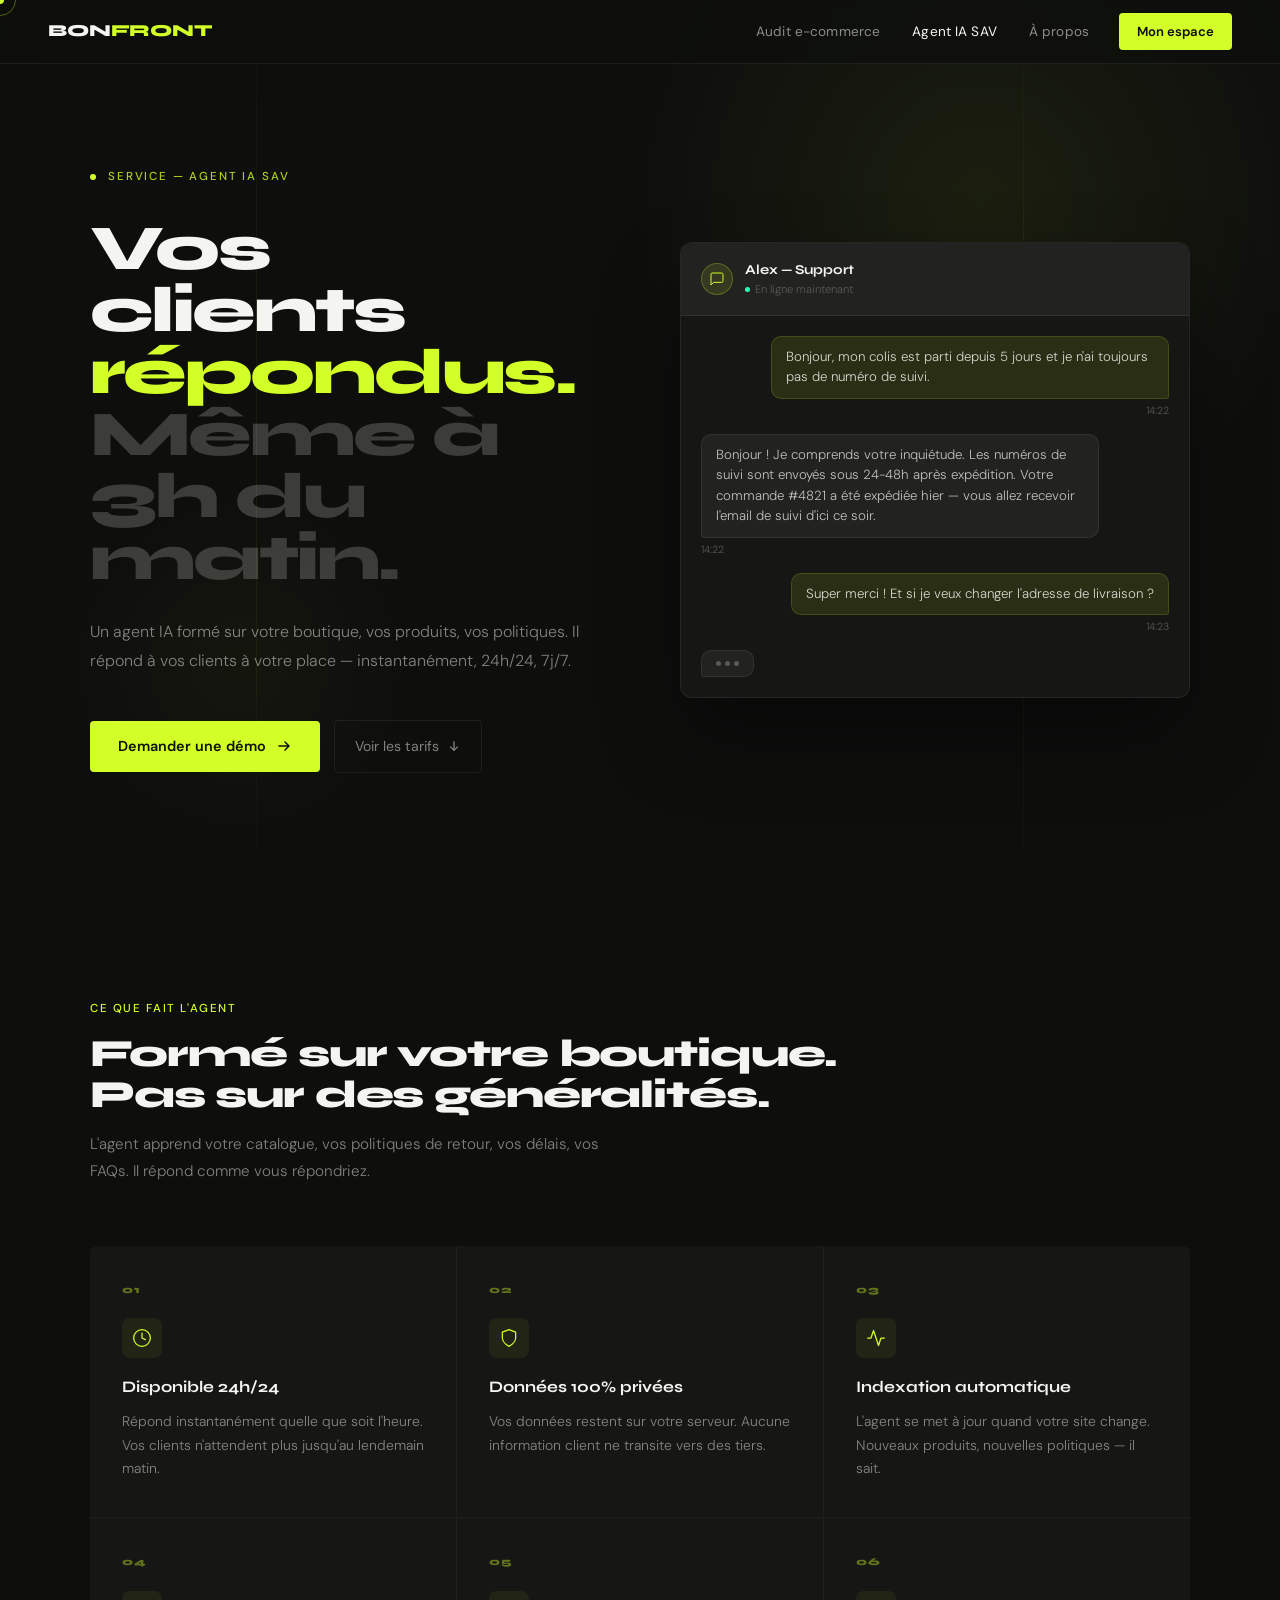
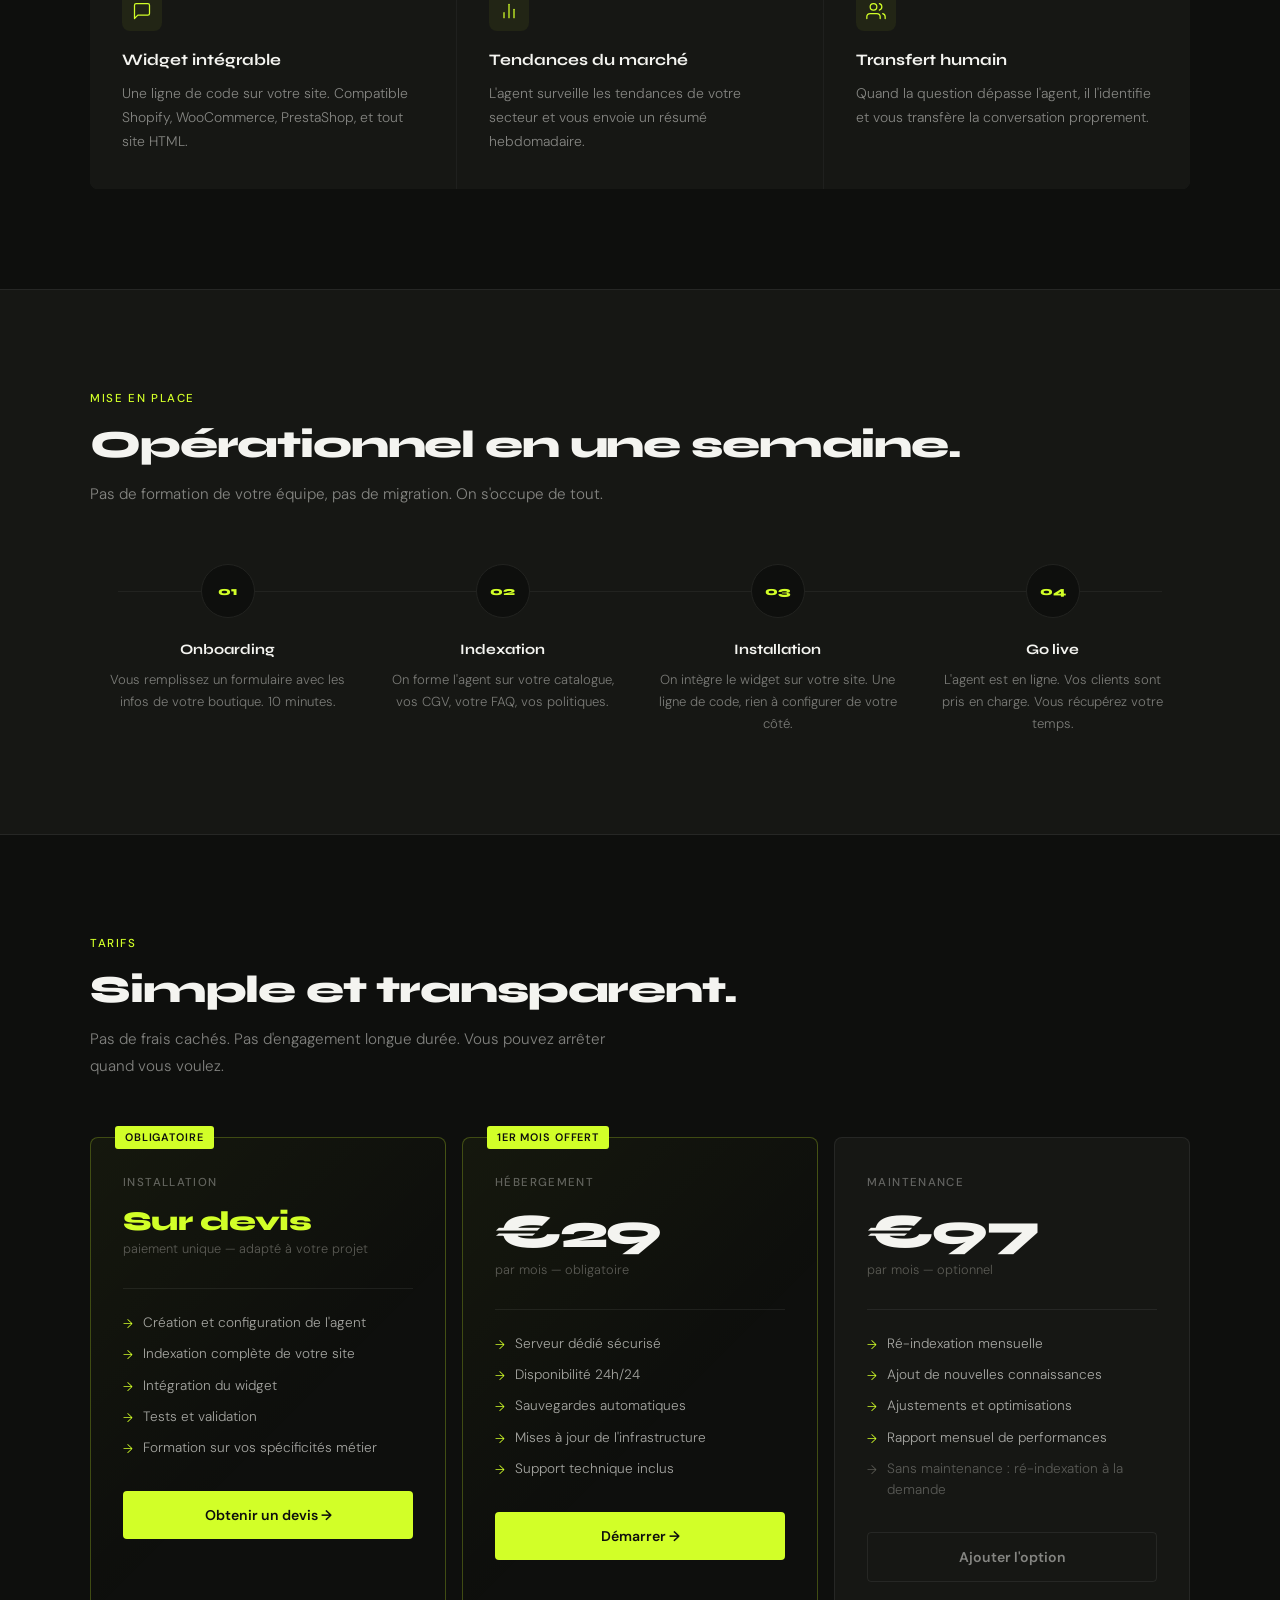
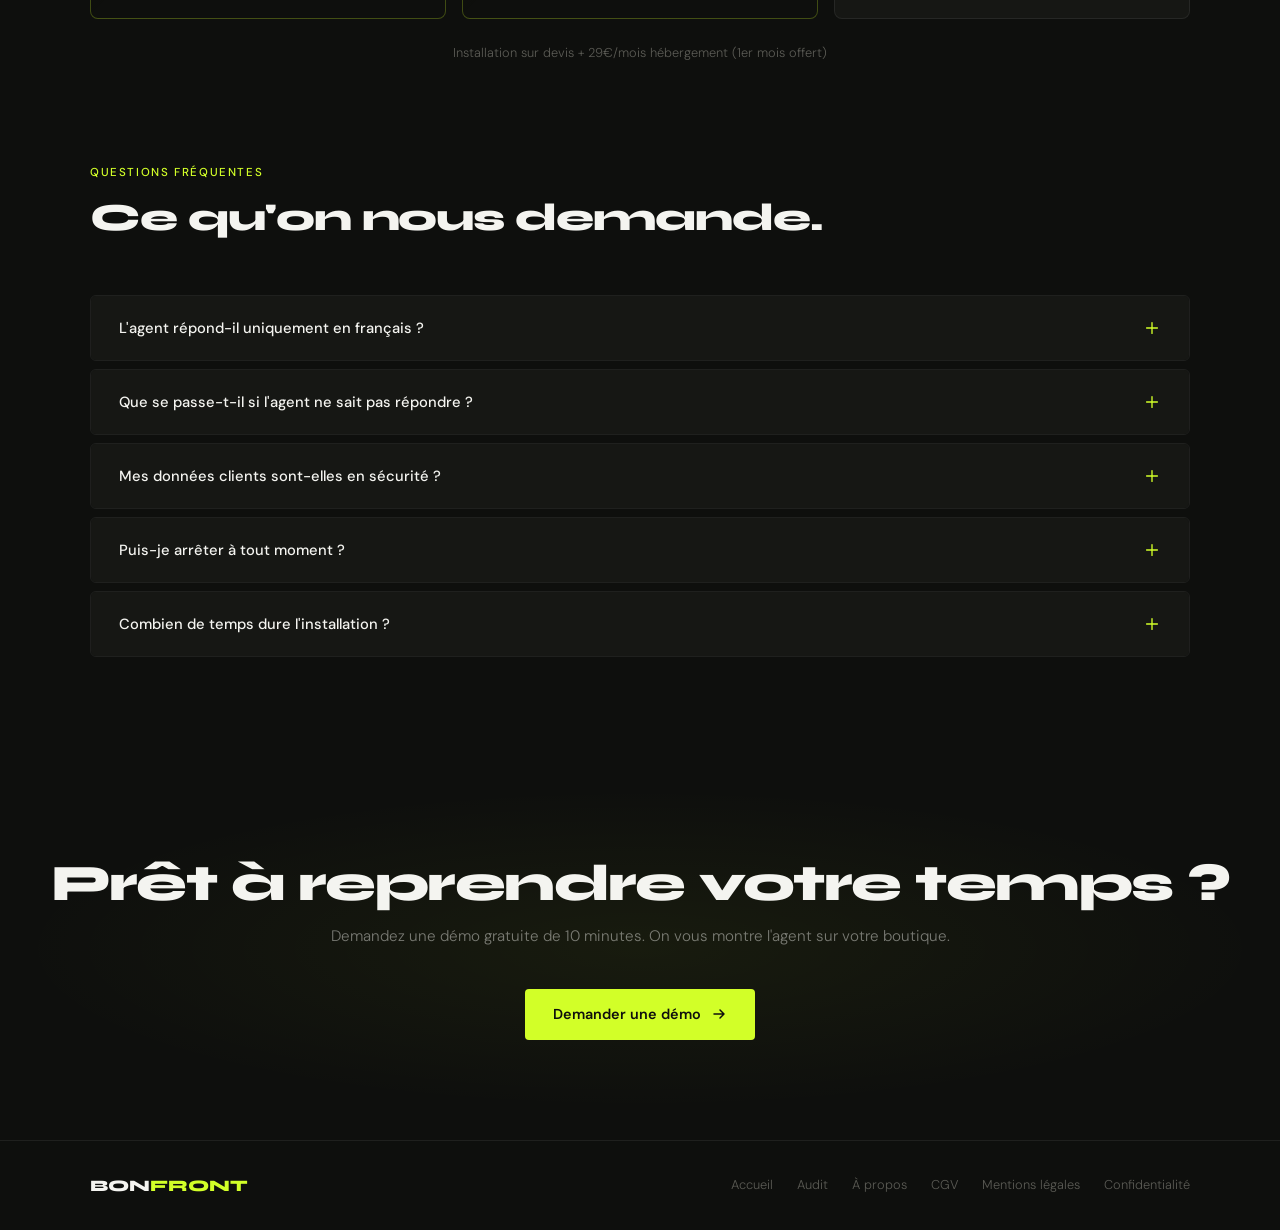
<file: agent.html>
<!DOCTYPE html>
<html lang="fr">
<head>
  <meta charset="UTF-8" />
  <meta name="viewport" content="width=device-width, initial-scale=1.0" />
  <title>Agent IA SAV — Bonfront</title>
  <meta name="description" content="Un agent IA formé sur votre boutique qui répond à vos clients 24h/24. Tarif sur mesure, hébergement 29€/mois." />
  <link rel="preconnect" href="https://fonts.googleapis.com" />
  <link rel="preconnect" href="https://fonts.gstatic.com" crossorigin />
  <link href="https://fonts.googleapis.com/css2?family=Syne:wght@400;600;700;800&family=DM+Sans:ital,opsz,wght@0,9..40,300;0,9..40,400;0,9..40,500;1,9..40,300&display=swap" rel="stylesheet" />
  <style>
    :root {
      --bg: #0e0f0d;
      --accent: #d2ff28;
      --white: #f4f4f0;
      --grey: #5a5a54;
      --grey-light: #161714;
      --grey-mid: #222320;
      --grey-border: rgba(255,255,255,0.07);
    }

    *, *::before, *::after { box-sizing: border-box; margin: 0; padding: 0; }
    html { scroll-behavior: smooth; }

    body {
      background: var(--bg);
      color: var(--white);
      font-family: 'DM Sans', sans-serif;
      font-size: 16px;
      line-height: 1.6;
      overflow-x: hidden;
      cursor: none;
    }

    /* CURSOR */
    .cursor {
      position: fixed;
      width: 8px; height: 8px;
      background: var(--accent);
      border-radius: 50%;
      pointer-events: none;
      z-index: 9999;
      transform: translate(-50%, -50%);
    }

    .cursor-ring {
      position: fixed;
      width: 32px; height: 32px;
      border: 1px solid rgba(210,255,40,0.35);
      border-radius: 50%;
      pointer-events: none;
      z-index: 9998;
      transform: translate(-50%, -50%);
      transition: width 0.35s, height 0.35s, border-color 0.2s;
    }

    body:has(a:hover) .cursor-ring,
    body:has(button:hover) .cursor-ring {
      width: 48px; height: 48px;
      border-color: rgba(210,255,40,0.6);
    }

    /* NAV */
    nav {
      position: fixed;
      top: 0; left: 0; right: 0;
      z-index: 500;
      display: flex;
      align-items: center;
      justify-content: space-between;
      padding: 0 48px;
      height: 64px;
      background: rgba(14,15,13,0.8);
      backdrop-filter: blur(16px);
      -webkit-backdrop-filter: blur(16px);
      border-bottom: 1px solid var(--grey-border);
    }

    .nav-logo {
      font-family: 'Syne', sans-serif;
      font-weight: 800;
      font-size: 1.05rem;
      letter-spacing: -0.01em;
      color: var(--white);
      text-decoration: none;
    }

    .nav-logo span { color: var(--accent); }

    .nav-links {
      display: flex;
      align-items: center;
      gap: 4px;
    }

    .nav-link {
      font-family: 'DM Sans', sans-serif;
      font-size: 0.85rem;
      font-weight: 400;
      color: rgba(244,244,240,0.55);
      text-decoration: none;
      padding: 7px 14px;
      border-radius: 4px;
      transition: color 0.2s, background 0.2s;
      letter-spacing: 0.01em;
    }

    .nav-link:hover { color: var(--white); background: rgba(255,255,255,0.05); }
    .nav-link.active { color: var(--white); }

    .nav-cta {
      font-family: 'DM Sans', sans-serif;
      font-size: 0.82rem;
      font-weight: 600;
      color: var(--bg);
      background: var(--accent);
      padding: 8px 18px;
      border-radius: 4px;
      text-decoration: none;
      margin-left: 12px;
      transition: opacity 0.2s;
    }

    .nav-cta:hover { opacity: 0.85; }

    /* HERO */
    .hero {
      min-height: 100vh;
      display: flex;
      align-items: center;
      padding: 120px 48px 80px;
      position: relative;
      overflow: hidden;
    }

    .hero-glow {
      position: absolute;
      width: 700px; height: 700px;
      border-radius: 50%;
      background: radial-gradient(circle, rgba(210,255,40,0.065) 0%, transparent 70%);
      top: -150px; right: -50px;
      pointer-events: none;
    }

    .hero-glow-2 {
      position: absolute;
      width: 350px; height: 350px;
      border-radius: 50%;
      background: radial-gradient(circle, rgba(210,255,40,0.03) 0%, transparent 70%);
      bottom: 60px; left: 5%;
      pointer-events: none;
    }

    .v-line {
      position: absolute;
      top: 0; bottom: 0;
      width: 1px;
      background: linear-gradient(to bottom, transparent, rgba(210,255,40,0.06) 30%, rgba(210,255,40,0.06) 70%, transparent);
      pointer-events: none;
    }

    .hero-inner {
      position: relative;
      z-index: 2;
      max-width: 1100px;
      margin: 0 auto;
      width: 100%;
      display: grid;
      grid-template-columns: 1fr 1fr;
      gap: 80px;
      align-items: center;
    }

    .hero-left {}

    .hero-tag {
      display: flex;
      align-items: center;
      gap: 12px;
      margin-bottom: 32px;
      opacity: 0;
      animation: fadeUp 0.6s ease 0.1s forwards;
    }

    .tag-dot {
      width: 6px; height: 6px;
      border-radius: 50%;
      background: var(--accent);
    }

    .tag-text {
      font-size: 0.72rem;
      font-weight: 500;
      letter-spacing: 0.16em;
      text-transform: uppercase;
      color: rgba(210,255,40,0.8);
    }

    h1 {
      font-family: 'Syne', sans-serif;
      font-weight: 800;
      font-size: clamp(2.6rem, 5vw, 4.5rem);
      line-height: 0.97;
      letter-spacing: -0.04em;
      margin-bottom: 28px;
      opacity: 0;
      animation: fadeUp 0.8s ease 0.2s forwards;
    }

    h1 .accent { color: var(--accent); }
    h1 .dim { color: rgba(244,244,240,0.2); display: block; }

    .hero-desc {
      font-size: 1rem;
      font-weight: 300;
      color: rgba(244,244,240,0.5);
      line-height: 1.8;
      margin-bottom: 44px;
      opacity: 0;
      animation: fadeUp 0.8s ease 0.35s forwards;
    }

    .hero-actions {
      display: flex;
      align-items: center;
      gap: 14px;
      flex-wrap: wrap;
      opacity: 0;
      animation: fadeUp 0.8s ease 0.5s forwards;
    }

    .btn-primary {
      display: inline-flex;
      align-items: center;
      gap: 10px;
      background: var(--accent);
      color: var(--bg);
      font-family: 'DM Sans', sans-serif;
      font-weight: 600;
      font-size: 0.9rem;
      padding: 14px 28px;
      border-radius: 4px;
      text-decoration: none;
      transition: opacity 0.2s, transform 0.2s;
    }

    .btn-primary:hover { opacity: 0.88; transform: translateY(-2px); }

    .btn-ghost {
      display: inline-flex;
      align-items: center;
      gap: 8px;
      color: rgba(244,244,240,0.5);
      font-family: 'DM Sans', sans-serif;
      font-size: 0.88rem;
      text-decoration: none;
      padding: 14px 20px;
      border: 1px solid var(--grey-border);
      border-radius: 4px;
      transition: color 0.2s, border-color 0.2s;
    }

    .btn-ghost:hover { color: var(--white); border-color: rgba(255,255,255,0.15); }

    /* CHAT MOCKUP */
    .hero-right {
      opacity: 0;
      animation: fadeUp 0.9s ease 0.4s forwards;
    }

    .chat-window {
      background: var(--grey-light);
      border: 1px solid var(--grey-border);
      border-radius: 12px;
      overflow: hidden;
      box-shadow: 0 40px 80px rgba(0,0,0,0.4);
    }

    .chat-header {
      display: flex;
      align-items: center;
      gap: 12px;
      padding: 16px 20px;
      border-bottom: 1px solid var(--grey-border);
      background: var(--grey-mid);
    }

    .chat-avatar {
      width: 32px; height: 32px;
      border-radius: 50%;
      background: rgba(210,255,40,0.1);
      border: 1px solid rgba(210,255,40,0.25);
      display: flex;
      align-items: center;
      justify-content: center;
    }

    .chat-avatar svg { color: var(--accent); }

    .chat-info {}

    .chat-name {
      font-family: 'Syne', sans-serif;
      font-weight: 700;
      font-size: 0.85rem;
      color: var(--white);
    }

    .chat-status {
      display: flex;
      align-items: center;
      gap: 5px;
      font-size: 0.7rem;
      font-weight: 300;
      color: var(--grey);
    }

    .status-dot-green {
      width: 5px; height: 5px;
      border-radius: 50%;
      background: #28ffb0;
      animation: pulse 2s ease-in-out infinite;
    }

    @keyframes pulse { 0%,100%{opacity:1}50%{opacity:0.4} }

    .chat-body {
      padding: 20px;
      display: flex;
      flex-direction: column;
      gap: 14px;
      min-height: 280px;
    }

    .msg {
      display: flex;
      flex-direction: column;
      gap: 4px;
      max-width: 85%;
    }

    .msg.client { align-self: flex-end; align-items: flex-end; }
    .msg.agent { align-self: flex-start; align-items: flex-start; }

    .msg-bubble {
      padding: 10px 14px;
      border-radius: 10px;
      font-size: 0.83rem;
      font-weight: 300;
      line-height: 1.55;
    }

    .msg.client .msg-bubble {
      background: rgba(210,255,40,0.1);
      border: 1px solid rgba(210,255,40,0.15);
      color: rgba(244,244,240,0.85);
      border-bottom-right-radius: 3px;
    }

    .msg.agent .msg-bubble {
      background: var(--grey-mid);
      border: 1px solid var(--grey-border);
      color: rgba(244,244,240,0.75);
      border-bottom-left-radius: 3px;
    }

    .msg-time {
      font-size: 0.65rem;
      font-weight: 300;
      color: var(--grey);
    }

    .typing {
      display: flex;
      align-items: center;
      gap: 4px;
      padding: 10px 14px;
      background: var(--grey-mid);
      border: 1px solid var(--grey-border);
      border-radius: 10px;
      border-bottom-left-radius: 3px;
      width: fit-content;
    }

    .typing span {
      width: 5px; height: 5px;
      border-radius: 50%;
      background: var(--grey);
      animation: bounce 1.2s ease-in-out infinite;
    }

    .typing span:nth-child(2) { animation-delay: 0.2s; }
    .typing span:nth-child(3) { animation-delay: 0.4s; }

    @keyframes bounce {
      0%,60%,100% { transform: translateY(0); }
      30% { transform: translateY(-5px); }
    }

    /* SECTION */
    .section { padding: 100px 48px; }

    .section-inner {
      max-width: 1100px;
      margin: 0 auto;
    }

    .section-label {
      font-size: 0.72rem;
      font-weight: 500;
      letter-spacing: 0.14em;
      text-transform: uppercase;
      color: var(--accent);
      margin-bottom: 16px;
    }

    .section-title {
      font-family: 'Syne', sans-serif;
      font-weight: 800;
      font-size: clamp(1.8rem, 3vw, 2.6rem);
      letter-spacing: -0.03em;
      line-height: 1.05;
      margin-bottom: 16px;
    }

    .section-desc {
      font-size: 0.95rem;
      font-weight: 300;
      color: rgba(244,244,240,0.5);
      max-width: 520px;
      line-height: 1.8;
    }

    /* FEATURES */
    .features-grid {
      display: grid;
      grid-template-columns: repeat(3, 1fr);
      gap: 1px;
      margin-top: 60px;
      background: var(--grey-border);
      border-radius: 8px;
      overflow: hidden;
    }

    .feature-card {
      background: var(--grey-light);
      padding: 36px 32px;
      transition: background 0.2s;
    }

    .feature-card:hover { background: var(--grey-mid); }

    .feature-num {
      font-family: 'Syne', sans-serif;
      font-weight: 800;
      font-size: 0.65rem;
      letter-spacing: 0.1em;
      color: rgba(210,255,40,0.4);
      margin-bottom: 20px;
    }

    .feature-icon {
      width: 40px; height: 40px;
      border-radius: 8px;
      background: rgba(210,255,40,0.06);
      display: flex;
      align-items: center;
      justify-content: center;
      color: var(--accent);
      margin-bottom: 16px;
    }

    .feature-title {
      font-family: 'Syne', sans-serif;
      font-weight: 700;
      font-size: 1rem;
      margin-bottom: 10px;
    }

    .feature-desc {
      font-size: 0.87rem;
      font-weight: 300;
      color: rgba(244,244,240,0.5);
      line-height: 1.7;
    }

    /* PROCESS */
    .process-section {
      background: var(--grey-light);
      border-top: 1px solid var(--grey-border);
      border-bottom: 1px solid var(--grey-border);
    }

    .process-grid {
      display: grid;
      grid-template-columns: repeat(4, 1fr);
      gap: 0;
      margin-top: 56px;
      position: relative;
    }

    .process-grid::before {
      content: '';
      position: absolute;
      top: 27px;
      left: 28px; right: 28px;
      height: 1px;
      background: var(--grey-mid);
    }

    .process-step {
      padding: 0 16px;
      text-align: center;
    }

    .step-dot {
      width: 54px; height: 54px;
      border-radius: 50%;
      background: var(--bg);
      border: 1px solid var(--grey-mid);
      display: flex;
      align-items: center;
      justify-content: center;
      margin: 0 auto 20px;
      position: relative;
      z-index: 2;
      font-family: 'Syne', sans-serif;
      font-weight: 800;
      font-size: 0.75rem;
      color: var(--accent);
      transition: border-color 0.2s, background 0.2s;
    }

    .process-step:hover .step-dot {
      border-color: var(--accent);
      background: rgba(210,255,40,0.05);
    }

    .step-title {
      font-family: 'Syne', sans-serif;
      font-weight: 700;
      font-size: 0.9rem;
      margin-bottom: 8px;
    }

    .step-desc {
      font-size: 0.82rem;
      font-weight: 300;
      color: rgba(244,244,240,0.45);
      line-height: 1.65;
    }

    /* PRICING */
    .pricing-grid {
      display: grid;
      grid-template-columns: repeat(3, 1fr);
      gap: 16px;
      margin-top: 56px;
    }

    .pricing-card {
      background: var(--grey-light);
      border: 1px solid var(--grey-border);
      border-radius: 8px;
      padding: 36px 32px;
      position: relative;
      transition: border-color 0.2s;
    }

    .pricing-card:hover { border-color: rgba(210,255,40,0.15); }

    .pricing-card.featured {
      border-color: rgba(210,255,40,0.25);
      background: linear-gradient(135deg, rgba(210,255,40,0.04) 0%, transparent 60%);
    }

    .pricing-badge {
      position: absolute;
      top: -12px; left: 24px;
      background: var(--accent);
      color: var(--bg);
      font-size: 0.68rem;
      font-weight: 600;
      letter-spacing: 0.08em;
      text-transform: uppercase;
      padding: 3px 10px;
      border-radius: 3px;
    }

    .pricing-type {
      font-size: 0.72rem;
      font-weight: 500;
      letter-spacing: 0.12em;
      text-transform: uppercase;
      color: rgba(244,244,240,0.35);
      margin-bottom: 16px;
    }

    .pricing-amount {
      font-family: 'Syne', sans-serif;
      font-weight: 800;
      font-size: 3rem;
      letter-spacing: -0.04em;
      line-height: 1;
      color: var(--white);
      margin-bottom: 4px;
    }

    .pricing-amount.sur-devis {
      font-size: 1.7rem;
      letter-spacing: -0.02em;
      color: var(--accent);
    }

    .pricing-recurrence {
      font-size: 0.8rem;
      font-weight: 300;
      color: var(--grey);
      margin-bottom: 28px;
    }

    .pricing-divider {
      height: 1px;
      background: var(--grey-border);
      margin-bottom: 24px;
    }

    .pricing-features {
      list-style: none;
      display: flex;
      flex-direction: column;
      gap: 11px;
      margin-bottom: 32px;
    }

    .pricing-features li {
      display: flex;
      align-items: flex-start;
      gap: 10px;
      font-size: 0.85rem;
      font-weight: 300;
      color: rgba(244,244,240,0.65);
      line-height: 1.5;
    }

    .pricing-features li::before {
      content: '→';
      color: var(--accent);
      font-size: 0.8rem;
      flex-shrink: 0;
      margin-top: 1px;
    }

    .pricing-features li.muted { color: rgba(244,244,240,0.3); }
    .pricing-features li.muted::before { color: var(--grey); }

    .btn-pricing {
      display: block;
      text-align: center;
      padding: 13px 20px;
      border-radius: 4px;
      font-family: 'DM Sans', sans-serif;
      font-weight: 600;
      font-size: 0.88rem;
      text-decoration: none;
      transition: opacity 0.2s, transform 0.15s;
    }

    .btn-pricing:hover { opacity: 0.85; transform: translateY(-1px); }

    .btn-pricing.primary { background: var(--accent); color: var(--bg); }

    .btn-pricing.outline {
      border: 1px solid var(--grey-border);
      color: rgba(244,244,240,0.5);
    }

    .btn-pricing.outline:hover { border-color: rgba(255,255,255,0.15); color: var(--white); }

    .pricing-note {
      text-align: center;
      margin-top: 24px;
      font-size: 0.8rem;
      font-weight: 300;
      color: var(--grey);
    }

    /* FAQ */
    .faq-list {
      margin-top: 56px;
      display: flex;
      flex-direction: column;
      gap: 8px;
    }

    .faq-item {
      border: 1px solid var(--grey-border);
      border-radius: 6px;
      overflow: hidden;
    }

    .faq-q {
      width: 100%;
      background: var(--grey-light);
      border: none;
      padding: 22px 28px;
      text-align: left;
      cursor: pointer;
      display: flex;
      align-items: center;
      justify-content: space-between;
      gap: 16px;
      font-family: 'DM Sans', sans-serif;
      font-size: 0.92rem;
      font-weight: 500;
      color: var(--white);
      transition: background 0.2s;
    }

    .faq-q:hover { background: var(--grey-mid); }

    .faq-icon {
      width: 18px; height: 18px;
      flex-shrink: 0;
      color: var(--accent);
      transition: transform 0.3s;
    }

    .faq-item.open .faq-icon { transform: rotate(45deg); }

    .faq-a {
      max-height: 0;
      overflow: hidden;
      transition: max-height 0.35s ease, padding 0.25s;
      background: var(--grey-light);
      font-size: 0.88rem;
      font-weight: 300;
      color: rgba(244,244,240,0.55);
      line-height: 1.8;
      padding: 0 28px;
    }

    .faq-item.open .faq-a { max-height: 200px; padding: 0 28px 22px; }

    /* CTA FINAL */
    .cta-final {
      text-align: center;
      padding: 100px 48px;
      position: relative;
      overflow: hidden;
    }

    .cta-final-bg {
      position: absolute;
      inset: 0;
      background: radial-gradient(ellipse 70% 60% at 50% 50%, rgba(210,255,40,0.05) 0%, transparent 70%);
      pointer-events: none;
    }

    .cta-final h2 {
      font-family: 'Syne', sans-serif;
      font-weight: 800;
      font-size: clamp(2rem, 4vw, 3.2rem);
      letter-spacing: -0.03em;
      margin-bottom: 14px;
      line-height: 1.05;
    }

    .cta-final p {
      font-size: 0.95rem;
      font-weight: 300;
      color: rgba(244,244,240,0.45);
      margin-bottom: 40px;
    }

    /* FOOTER */
    footer {
      border-top: 1px solid var(--grey-border);
      padding: 32px 48px;
    }

    .footer-inner {
      max-width: 1100px;
      margin: 0 auto;
      display: flex;
      align-items: center;
      justify-content: space-between;
      flex-wrap: wrap;
      gap: 16px;
    }

    .footer-logo {
      font-family: 'Syne', sans-serif;
      font-weight: 800;
      font-size: 1rem;
      color: var(--white);
      text-decoration: none;
    }

    .footer-logo span { color: var(--accent); }

    .footer-links {
      display: flex;
      gap: 24px;
      flex-wrap: wrap;
    }

    .footer-links a {
      font-size: 0.8rem;
      font-weight: 300;
      color: var(--grey);
      text-decoration: none;
      transition: color 0.2s;
    }

    .footer-links a:hover { color: var(--white); }

    /* REVEAL */
    .reveal {
      opacity: 0;
      transform: translateY(24px);
      transition: opacity 0.7s ease, transform 0.7s ease;
    }

    .reveal.visible { opacity: 1; transform: none; }

    /* ANIMATIONS */
    @keyframes fadeUp {
      from { opacity: 0; transform: translateY(20px); }
      to { opacity: 1; transform: translateY(0); }
    }

    /* RESPONSIVE */
    @media (max-width: 900px) {
      nav { padding: 0 24px; }
      .nav-links { display: none; }
      .hero { padding: 100px 24px 60px; }
      .hero-inner { grid-template-columns: 1fr; gap: 48px; }
      .section { padding: 70px 24px; }
      .features-grid { grid-template-columns: 1fr; }
      .pricing-grid { grid-template-columns: 1fr; }
      .process-grid { grid-template-columns: 1fr 1fr; gap: 32px; }
      .process-grid::before { display: none; }
      .cta-final { padding: 70px 24px; }
      footer { padding: 28px 24px; }
    }
  </style>
</head>
<body>

  <div class="cursor" id="cursor"></div>
  <div class="cursor-ring" id="cursorRing"></div>

  <!-- NAV -->
  <nav>
    <a href="index.html" class="nav-logo">BON<span>FRONT</span></a>
    <div class="nav-links">
      <a href="audit.html" class="nav-link">Audit e-commerce</a>
      <a href="agent.html" class="nav-link active">Agent IA SAV</a>
      <a href="a-propos.html" class="nav-link">À propos</a>
      <a href="espace-client.html" class="nav-cta">Mon espace</a>
    </div>
  </nav>

  <!-- HERO -->
  <section class="hero">
    <div class="hero-glow"></div>
    <div class="hero-glow-2"></div>
    <div class="v-line" style="left:20%"></div>
    <div class="v-line" style="right:20%"></div>

    <div class="hero-inner">
      <div class="hero-left">
        <div class="hero-tag">
          <div class="tag-dot"></div>
          <div class="tag-text">Service — Agent IA SAV</div>
        </div>
        <h1>
          Vos clients<br>
          <span class="accent">répondus.</span><br>
          <span class="dim">Même à 3h du matin.</span>
        </h1>
        <p class="hero-desc">
          Un agent IA formé sur votre boutique, vos produits, vos politiques. Il répond à vos clients à votre place — instantanément, 24h/24, 7j/7.
        </p>
        <div class="hero-actions">
          <a href="mailto:contact@bonfront.fr?subject=Demande%20Agent%20IA%20SAV" class="btn-primary">
            Demander une démo
            <svg width="16" height="16" viewBox="0 0 16 16" fill="none"><path d="M3 8h10M9 4l4 4-4 4" stroke="currentColor" stroke-width="1.5" stroke-linecap="round" stroke-linejoin="round"/></svg>
          </a>
          <a href="#tarifs" class="btn-ghost">
            Voir les tarifs
            <svg width="14" height="14" viewBox="0 0 16 16" fill="none"><path d="M8 3v10M4 9l4 4 4-4" stroke="currentColor" stroke-width="1.5" stroke-linecap="round" stroke-linejoin="round"/></svg>
          </a>
        </div>
      </div>

      <!-- CHAT MOCKUP -->
      <div class="hero-right">
        <div class="chat-window">
          <div class="chat-header">
            <div class="chat-avatar">
              <svg width="16" height="16" viewBox="0 0 24 24" fill="none" stroke="currentColor" stroke-width="1.5" stroke-linecap="round" stroke-linejoin="round"><path d="M21 15a2 2 0 01-2 2H7l-4 4V5a2 2 0 012-2h14a2 2 0 012 2z"/></svg>
            </div>
            <div class="chat-info">
              <div class="chat-name">Alex — Support</div>
              <div class="chat-status">
                <div class="status-dot-green"></div>
                En ligne maintenant
              </div>
            </div>
          </div>
          <div class="chat-body">
            <div class="msg client">
              <div class="msg-bubble">Bonjour, mon colis est parti depuis 5 jours et je n'ai toujours pas de numéro de suivi.</div>
              <div class="msg-time">14:22</div>
            </div>
            <div class="msg agent">
              <div class="msg-bubble">Bonjour ! Je comprends votre inquiétude. Les numéros de suivi sont envoyés sous 24-48h après expédition. Votre commande #4821 a été expédiée hier — vous allez recevoir l'email de suivi d'ici ce soir.</div>
              <div class="msg-time">14:22</div>
            </div>
            <div class="msg client">
              <div class="msg-bubble">Super merci ! Et si je veux changer l'adresse de livraison ?</div>
              <div class="msg-time">14:23</div>
            </div>
            <div class="msg agent">
              <div class="typing">
                <span></span><span></span><span></span>
              </div>
            </div>
          </div>
        </div>
      </div>
    </div>
  </section>

  <!-- FEATURES -->
  <section class="section">
    <div class="section-inner">
      <div class="reveal">
        <div class="section-label">Ce que fait l'agent</div>
        <h2 class="section-title">Formé sur votre boutique.<br>Pas sur des généralités.</h2>
        <p class="section-desc">L'agent apprend votre catalogue, vos politiques de retour, vos délais, vos FAQs. Il répond comme vous répondriez.</p>
      </div>
      <div class="features-grid reveal">
        <div class="feature-card">
          <div class="feature-num">01</div>
          <div class="feature-icon">
            <svg width="20" height="20" viewBox="0 0 24 24" fill="none" stroke="currentColor" stroke-width="1.5" stroke-linecap="round" stroke-linejoin="round"><circle cx="12" cy="12" r="10"/><polyline points="12 6 12 12 16 14"/></svg>
          </div>
          <div class="feature-title">Disponible 24h/24</div>
          <div class="feature-desc">Répond instantanément quelle que soit l'heure. Vos clients n'attendent plus jusqu'au lendemain matin.</div>
        </div>
        <div class="feature-card">
          <div class="feature-num">02</div>
          <div class="feature-icon">
            <svg width="20" height="20" viewBox="0 0 24 24" fill="none" stroke="currentColor" stroke-width="1.5" stroke-linecap="round" stroke-linejoin="round"><path d="M12 22s8-4 8-10V5l-8-3-8 3v7c0 6 8 10 8 10z"/></svg>
          </div>
          <div class="feature-title">Données 100% privées</div>
          <div class="feature-desc">Vos données restent sur votre serveur. Aucune information client ne transite vers des tiers.</div>
        </div>
        <div class="feature-card">
          <div class="feature-num">03</div>
          <div class="feature-icon">
            <svg width="20" height="20" viewBox="0 0 24 24" fill="none" stroke="currentColor" stroke-width="1.5" stroke-linecap="round" stroke-linejoin="round"><polyline points="22 12 18 12 15 21 9 3 6 12 2 12"/></svg>
          </div>
          <div class="feature-title">Indexation automatique</div>
          <div class="feature-desc">L'agent se met à jour quand votre site change. Nouveaux produits, nouvelles politiques — il sait.</div>
        </div>
        <div class="feature-card">
          <div class="feature-num">04</div>
          <div class="feature-icon">
            <svg width="20" height="20" viewBox="0 0 24 24" fill="none" stroke="currentColor" stroke-width="1.5" stroke-linecap="round" stroke-linejoin="round"><path d="M21 15a2 2 0 01-2 2H7l-4 4V5a2 2 0 012-2h14a2 2 0 012 2z"/></svg>
          </div>
          <div class="feature-title">Widget intégrable</div>
          <div class="feature-desc">Une ligne de code sur votre site. Compatible Shopify, WooCommerce, PrestaShop, et tout site HTML.</div>
        </div>
        <div class="feature-card">
          <div class="feature-num">05</div>
          <div class="feature-icon">
            <svg width="20" height="20" viewBox="0 0 24 24" fill="none" stroke="currentColor" stroke-width="1.5" stroke-linecap="round" stroke-linejoin="round"><line x1="18" y1="20" x2="18" y2="10"/><line x1="12" y1="20" x2="12" y2="4"/><line x1="6" y1="20" x2="6" y2="14"/></svg>
          </div>
          <div class="feature-title">Tendances du marché</div>
          <div class="feature-desc">L'agent surveille les tendances de votre secteur et vous envoie un résumé hebdomadaire.</div>
        </div>
        <div class="feature-card">
          <div class="feature-num">06</div>
          <div class="feature-icon">
            <svg width="20" height="20" viewBox="0 0 24 24" fill="none" stroke="currentColor" stroke-width="1.5" stroke-linecap="round" stroke-linejoin="round"><path d="M17 21v-2a4 4 0 00-4-4H5a4 4 0 00-4 4v2"/><circle cx="9" cy="7" r="4"/><path d="M23 21v-2a4 4 0 00-3-3.87"/><path d="M16 3.13a4 4 0 010 7.75"/></svg>
          </div>
          <div class="feature-title">Transfert humain</div>
          <div class="feature-desc">Quand la question dépasse l'agent, il l'identifie et vous transfère la conversation proprement.</div>
        </div>
      </div>
    </div>
  </section>

  <!-- PROCESS -->
  <section class="section process-section">
    <div class="section-inner">
      <div class="reveal">
        <div class="section-label">Mise en place</div>
        <h2 class="section-title">Opérationnel en une semaine.</h2>
        <p class="section-desc">Pas de formation de votre équipe, pas de migration. On s'occupe de tout.</p>
      </div>
      <div class="process-grid reveal">
        <div class="process-step">
          <div class="step-dot">01</div>
          <div class="step-title">Onboarding</div>
          <div class="step-desc">Vous remplissez un formulaire avec les infos de votre boutique. 10 minutes.</div>
        </div>
        <div class="process-step">
          <div class="step-dot">02</div>
          <div class="step-title">Indexation</div>
          <div class="step-desc">On forme l'agent sur votre catalogue, vos CGV, votre FAQ, vos politiques.</div>
        </div>
        <div class="process-step">
          <div class="step-dot">03</div>
          <div class="step-title">Installation</div>
          <div class="step-desc">On intègre le widget sur votre site. Une ligne de code, rien à configurer de votre côté.</div>
        </div>
        <div class="process-step">
          <div class="step-dot">04</div>
          <div class="step-title">Go live</div>
          <div class="step-desc">L'agent est en ligne. Vos clients sont pris en charge. Vous récupérez votre temps.</div>
        </div>
      </div>
    </div>
  </section>

  <!-- TARIFS -->
  <section class="section" id="tarifs">
    <div class="section-inner">
      <div class="reveal">
        <div class="section-label">Tarifs</div>
        <h2 class="section-title">Simple et transparent.</h2>
        <p class="section-desc">Pas de frais cachés. Pas d'engagement longue durée. Vous pouvez arrêter quand vous voulez.</p>
      </div>
      <div class="pricing-grid reveal">

        <div class="pricing-card featured">
          <div class="pricing-badge">Obligatoire</div>
          <div class="pricing-type">Installation</div>
          <div class="pricing-amount sur-devis">Sur devis</div>
          <div class="pricing-recurrence">paiement unique — adapté à votre projet</div>
          <div class="pricing-divider"></div>
          <ul class="pricing-features">
            <li>Création et configuration de l'agent</li>
            <li>Indexation complète de votre site</li>
            <li>Intégration du widget</li>
            <li>Tests et validation</li>
            <li>Formation sur vos spécificités métier</li>
          </ul>
          <a href="mailto:contact@bonfront.fr?subject=Demande%20de%20devis%20Agent%20IA%20SAV" class="btn-pricing primary">Obtenir un devis →</a>
        </div>

        <div class="pricing-card featured">
          <div class="pricing-badge">1er mois offert</div>
          <div class="pricing-type">Hébergement</div>
          <div class="pricing-amount"><span class="euro">€</span>29</div>
          <div class="pricing-recurrence">par mois — obligatoire</div>
          <div class="pricing-divider"></div>
          <ul class="pricing-features">
            <li>Serveur dédié sécurisé</li>
            <li>Disponibilité 24h/24</li>
            <li>Sauvegardes automatiques</li>
            <li>Mises à jour de l'infrastructure</li>
            <li>Support technique inclus</li>
          </ul>
          <a href="mailto:contact@bonfront.fr?subject=Commande%20Agent%20IA%20SAV" class="btn-pricing primary">Démarrer →</a>
        </div>

        <div class="pricing-card">
          <div class="pricing-type">Maintenance</div>
          <div class="pricing-amount"><span class="euro">€</span>97</div>
          <div class="pricing-recurrence">par mois — optionnel</div>
          <div class="pricing-divider"></div>
          <ul class="pricing-features">
            <li>Ré-indexation mensuelle</li>
            <li>Ajout de nouvelles connaissances</li>
            <li>Ajustements et optimisations</li>
            <li>Rapport mensuel de performances</li>
            <li class="muted">Sans maintenance : ré-indexation à la demande</li>
          </ul>
          <a href="mailto:contact@bonfront.fr?subject=Option%20Maintenance%20Agent%20IA" class="btn-pricing outline">Ajouter l'option</a>
        </div>

      </div>
      <p class="pricing-note reveal">Installation sur devis + 29€/mois hébergement (1er mois offert)</p>
    </div>
  </section>

  <!-- FAQ -->
  <section class="section" style="padding-top:0;">
    <div class="section-inner">
      <div class="reveal">
        <div class="section-label">Questions fréquentes</div>
        <h2 class="section-title">Ce qu'on nous demande.</h2>
      </div>
      <div class="faq-list reveal">
        <div class="faq-item">
          <button class="faq-q">
            L'agent répond-il uniquement en français ?
            <svg class="faq-icon" viewBox="0 0 20 20" fill="none"><path d="M10 4v12M4 10h12" stroke="currentColor" stroke-width="1.5" stroke-linecap="round"/></svg>
          </button>
          <div class="faq-a">Par défaut oui, l'agent est configuré pour répondre en français. Il peut détecter la langue du client et s'adapter si votre boutique a une clientèle internationale — à préciser lors de l'onboarding.</div>
        </div>
        <div class="faq-item">
          <button class="faq-q">
            Que se passe-t-il si l'agent ne sait pas répondre ?
            <svg class="faq-icon" viewBox="0 0 20 20" fill="none"><path d="M10 4v12M4 10h12" stroke="currentColor" stroke-width="1.5" stroke-linecap="round"/></svg>
          </button>
          <div class="faq-a">L'agent reconnaît les limites de ses connaissances. Quand une question dépasse ce qu'il sait, il le dit clairement et propose à votre client de vous contacter directement, avec un message personnalisable.</div>
        </div>
        <div class="faq-item">
          <button class="faq-q">
            Mes données clients sont-elles en sécurité ?
            <svg class="faq-icon" viewBox="0 0 20 20" fill="none"><path d="M10 4v12M4 10h12" stroke="currentColor" stroke-width="1.5" stroke-linecap="round"/></svg>
          </button>
          <div class="faq-a">Les conversations se déroulent sur votre serveur dédié hébergé en Europe. Aucune donnée ne passe par des services tiers. L'infrastructure est sécurisée (HTTPS, accès restreints, sauvegardes chiffrées).</div>
        </div>
        <div class="faq-item">
          <button class="faq-q">
            Puis-je arrêter à tout moment ?
            <svg class="faq-icon" viewBox="0 0 20 20" fill="none"><path d="M10 4v12M4 10h12" stroke="currentColor" stroke-width="1.5" stroke-linecap="round"/></svg>
          </button>
          <div class="faq-a">Oui. Il n'y a pas d'engagement de durée. Vous pouvez arrêter l'hébergement à tout moment avec un préavis de 30 jours. Les frais d'installation sont un coût unique non remboursable.</div>
        </div>
        <div class="faq-item">
          <button class="faq-q">
            Combien de temps dure l'installation ?
            <svg class="faq-icon" viewBox="0 0 20 20" fill="none"><path d="M10 4v12M4 10h12" stroke="currentColor" stroke-width="1.5" stroke-linecap="round"/></svg>
          </button>
          <div class="faq-a">Entre 3 et 7 jours ouvrés selon la taille de votre catalogue et la complexité de vos politiques. Vous recevez un lien de test avant la mise en ligne officielle pour valider les réponses.</div>
        </div>
      </div>
    </div>
  </section>

  <!-- CTA FINAL -->
  <section class="cta-final">
    <div class="cta-final-bg"></div>
    <div style="position:relative;z-index:2;">
      <h2>Prêt à reprendre votre temps ?</h2>
      <p>Demandez une démo gratuite de 10 minutes. On vous montre l'agent sur votre boutique.</p>
      <a href="mailto:contact@bonfront.fr?subject=Demande%20démo%20Agent%20IA%20SAV" class="btn-primary" style="display:inline-flex;">
        Demander une démo
        <svg width="16" height="16" viewBox="0 0 16 16" fill="none"><path d="M3 8h10M9 4l4 4-4 4" stroke="currentColor" stroke-width="1.5" stroke-linecap="round" stroke-linejoin="round"/></svg>
      </a>
    </div>
  </section>

  <!-- FOOTER -->
  <footer>
    <div class="footer-inner">
      <a href="index.html" class="footer-logo">BON<span>FRONT</span></a>
      <div class="footer-links">
        <a href="index.html">Accueil</a>
        <a href="audit.html">Audit</a>
        <a href="a-propos.html">À propos</a>
        <a href="cgv.html">CGV</a>
        <a href="mentions-legales.html">Mentions légales</a>
        <a href="politique-confidentialite.html">Confidentialité</a>
      </div>
    </div>
  </footer>

  <script>
    // Custom cursor
    const cursor = document.getElementById('cursor');
    const ring = document.getElementById('cursorRing');
    let mx = 0, my = 0, rx = 0, ry = 0;

    document.addEventListener('mousemove', e => {
      mx = e.clientX; my = e.clientY;
      cursor.style.left = mx + 'px';
      cursor.style.top = my + 'px';
    });

    function animateRing() {
      rx += (mx - rx) * 0.12;
      ry += (my - ry) * 0.12;
      ring.style.left = rx + 'px';
      ring.style.top = ry + 'px';
      requestAnimationFrame(animateRing);
    }
    animateRing();

    // FAQ
    document.querySelectorAll('.faq-q').forEach(btn => {
      btn.addEventListener('click', () => {
        const item = btn.closest('.faq-item');
        const isOpen = item.classList.contains('open');
        document.querySelectorAll('.faq-item').forEach(i => i.classList.remove('open'));
        if (!isOpen) item.classList.add('open');
      });
    });

    // Scroll reveal
    const observer = new IntersectionObserver(entries => {
      entries.forEach(e => { if (e.isIntersecting) { e.target.classList.add('visible'); observer.unobserve(e.target); } });
    }, { threshold: 0.1 });

    document.querySelectorAll('.reveal').forEach(el => observer.observe(el));
  </script>

</body>
</html>
</file>
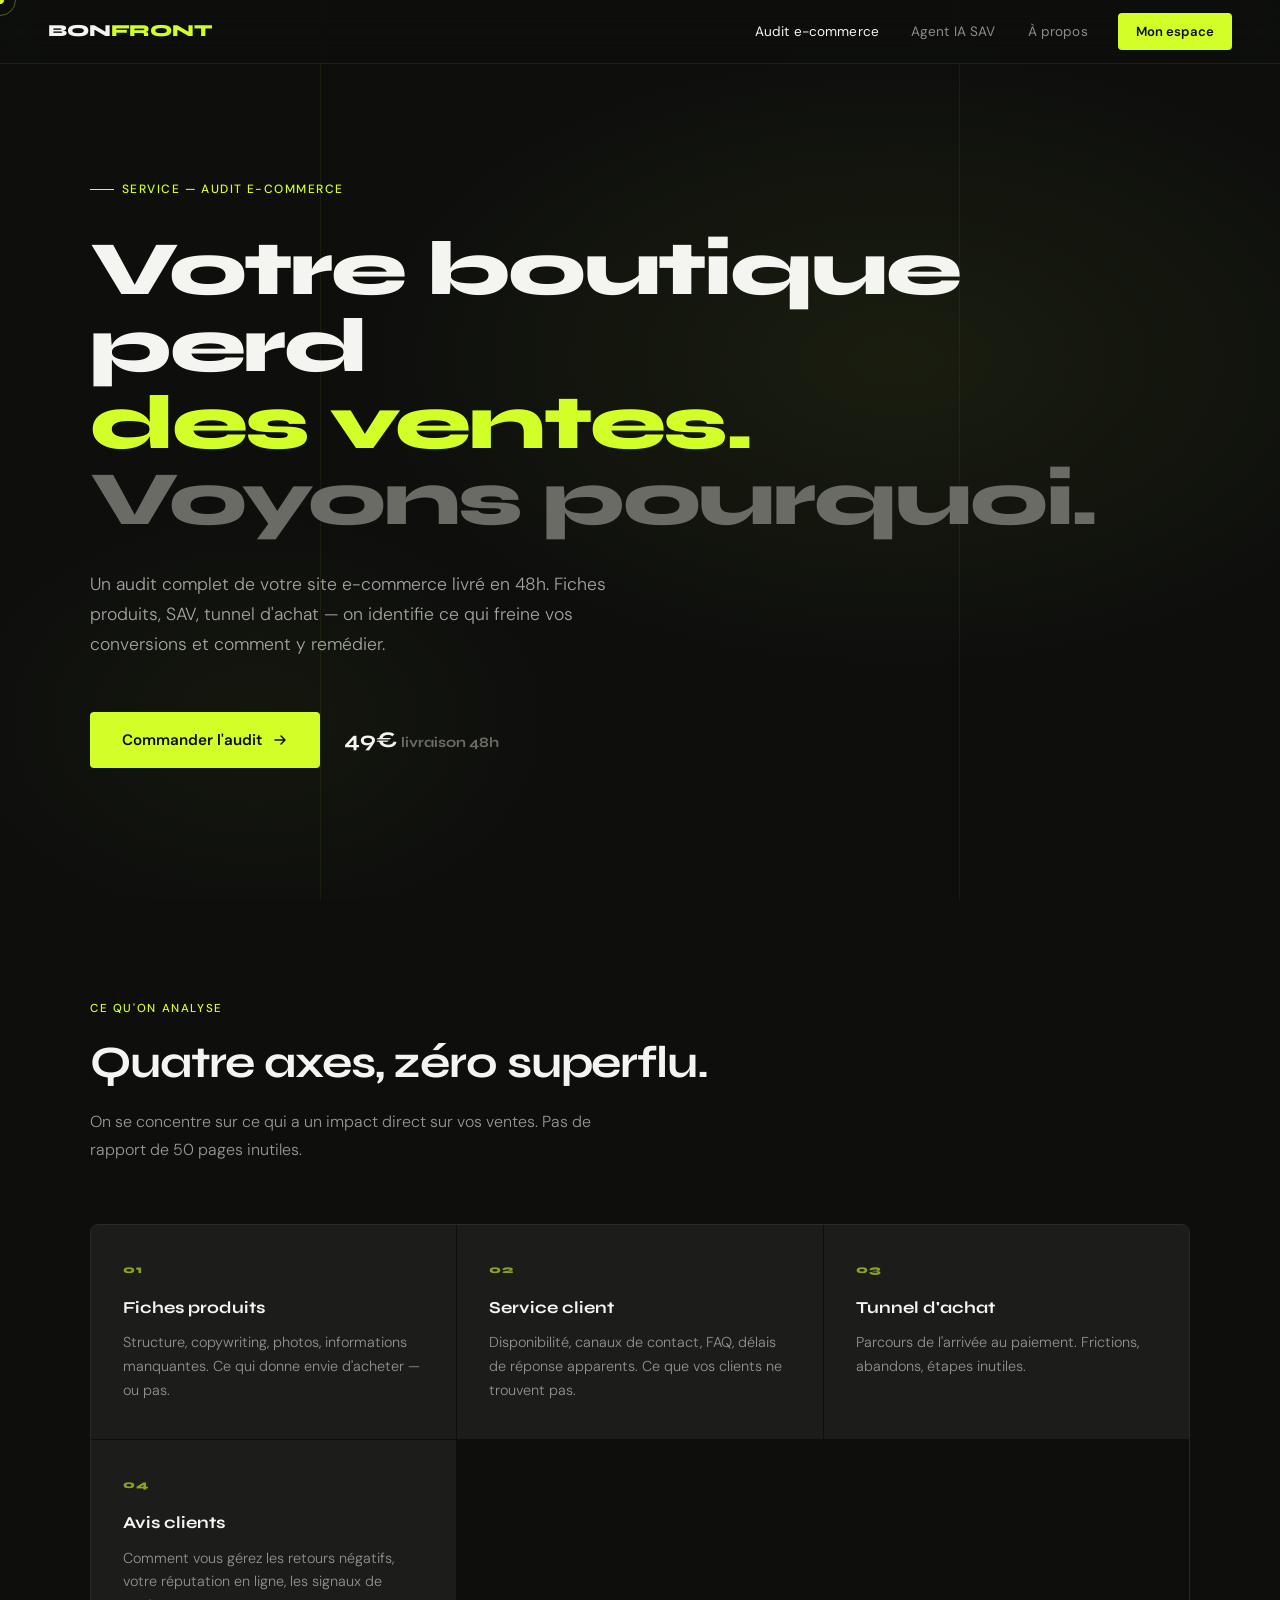
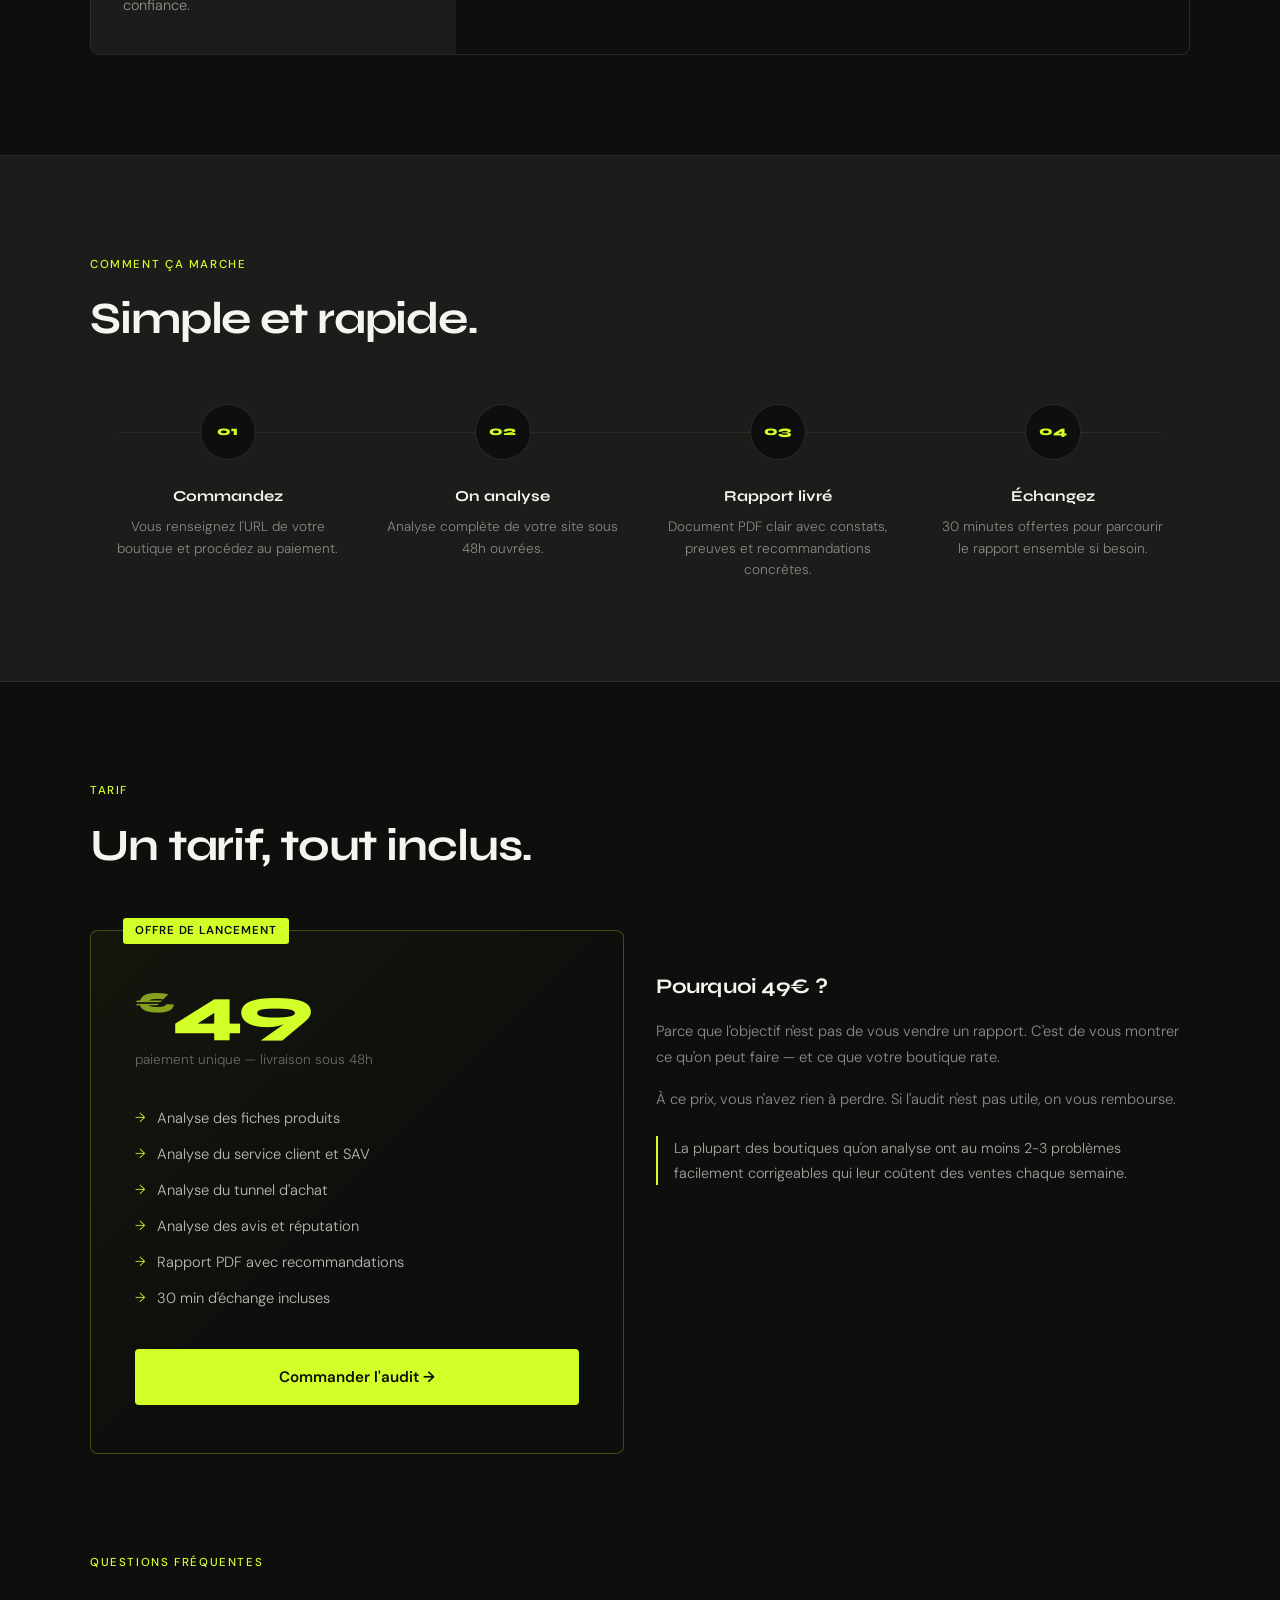
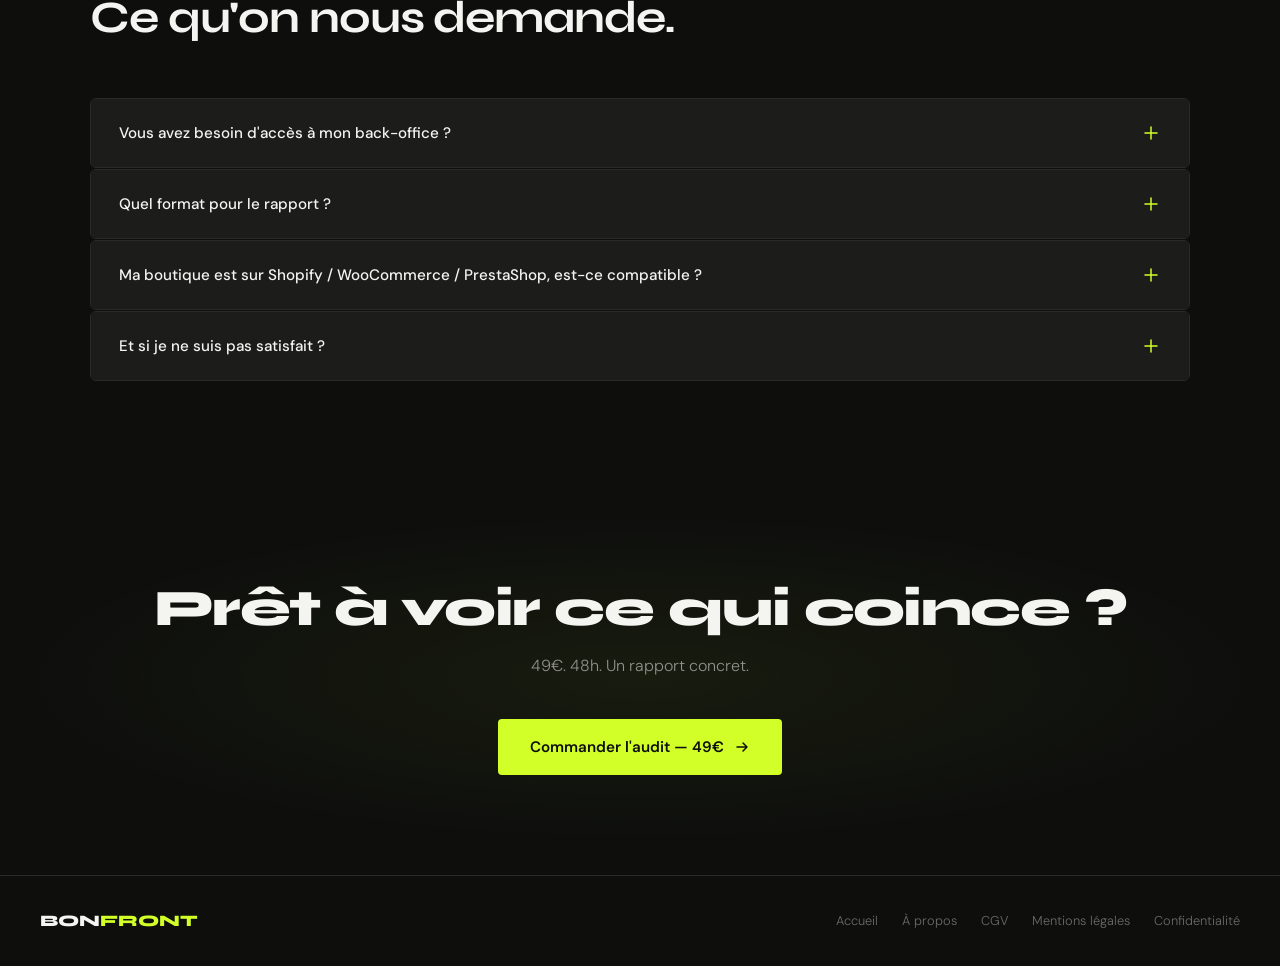
<file: audit.html>
<!DOCTYPE html>
<html lang="fr">
<head>
  <meta charset="UTF-8" />
  <meta name="viewport" content="width=device-width, initial-scale=1.0" />
  <title>Audit E-commerce — Bonfront</title>
  <link rel="preconnect" href="https://fonts.googleapis.com" />
  <link rel="preconnect" href="https://fonts.gstatic.com" crossorigin />
  <link href="https://fonts.googleapis.com/css2?family=Syne:wght@400;600;700;800&family=DM+Sans:ital,opsz,wght@0,9..40,300;0,9..40,400;0,9..40,500;1,9..40,300&display=swap" rel="stylesheet" />
  <style>
    :root {
      --bg: #0e0f0d;
      --accent: #d2ff28;
      --white: #f4f4f0;
      --grey: #6b6b65;
      --grey-light: #1c1d1a;
      --grey-mid: #2a2b27;
      --grey-border: rgba(255,255,255,0.07);
    }

    *, *::before, *::after { box-sizing: border-box; margin: 0; padding: 0; }

    html { scroll-behavior: smooth; }

    body {
      background: var(--bg);
      color: var(--white);
      font-family: 'DM Sans', sans-serif;
      font-size: 16px;
      line-height: 1.6;
      overflow-x: hidden;
      cursor: none;
    }

    /* CURSOR */
    .cursor {
      position: fixed;
      width: 8px; height: 8px;
      background: var(--accent);
      border-radius: 50%;
      pointer-events: none;
      z-index: 9999;
      transform: translate(-50%, -50%);
    }

    .cursor-ring {
      position: fixed;
      width: 32px; height: 32px;
      border: 1px solid rgba(210,255,40,0.35);
      border-radius: 50%;
      pointer-events: none;
      z-index: 9998;
      transform: translate(-50%, -50%);
      transition: width 0.35s, height 0.35s, border-color 0.2s;
    }

    body:has(a:hover) .cursor-ring,
    body:has(button:hover) .cursor-ring {
      width: 48px; height: 48px;
      border-color: rgba(210,255,40,0.6);
    }

    /* NAV */
    nav {
      position: fixed;
      top: 0; left: 0; right: 0;
      z-index: 500;
      display: flex;
      align-items: center;
      justify-content: space-between;
      padding: 0 48px;
      height: 64px;
      background: rgba(14,15,13,0.8);
      backdrop-filter: blur(16px);
      -webkit-backdrop-filter: blur(16px);
      border-bottom: 1px solid var(--grey-border);
    }

    .nav-logo {
      font-family: 'Syne', sans-serif;
      font-weight: 800;
      font-size: 1.05rem;
      letter-spacing: -0.01em;
      color: var(--white);
      text-decoration: none;
    }

    .nav-logo span { color: var(--accent); }

    .nav-links {
      display: flex;
      align-items: center;
      gap: 4px;
    }

    .nav-link {
      font-family: 'DM Sans', sans-serif;
      font-size: 0.85rem;
      font-weight: 400;
      color: rgba(244,244,240,0.55);
      text-decoration: none;
      padding: 7px 14px;
      border-radius: 4px;
      transition: color 0.2s, background 0.2s;
      letter-spacing: 0.01em;
    }

    .nav-link:hover {
      color: var(--white);
      background: rgba(255,255,255,0.05);
    }

    .nav-link.active { color: var(--white); }

    .nav-cta {
      font-family: 'DM Sans', sans-serif;
      font-size: 0.82rem;
      font-weight: 600;
      color: var(--bg);
      background: var(--accent);
      padding: 8px 18px;
      border-radius: 4px;
      text-decoration: none;
      margin-left: 12px;
      transition: opacity 0.2s;
      letter-spacing: 0.01em;
    }

    .nav-cta:hover { opacity: 0.85; }

    /* HERO */
    .hero {
      min-height: 100vh;
      display: flex;
      align-items: center;
      padding: 120px 40px 80px;
      position: relative;
      overflow: hidden;
    }

    .hero-bg {
      position: absolute;
      inset: 0;
      background:
        radial-gradient(ellipse 60% 50% at 70% 40%, rgba(210,255,40,0.06) 0%, transparent 70%),
        radial-gradient(ellipse 40% 40% at 20% 80%, rgba(210,255,40,0.03) 0%, transparent 60%);
      pointer-events: none;
    }

    .hero-grid-line {
      position: absolute;
      top: 0; bottom: 0;
      width: 1px;
      background: rgba(210,255,40,0.06);
    }

    .hero-inner {
      max-width: 1100px;
      margin: 0 auto;
      width: 100%;
      position: relative;
      z-index: 2;
    }

    .hero-tag {
      display: inline-flex;
      align-items: center;
      gap: 8px;
      font-family: 'DM Sans', sans-serif;
      font-size: 0.75rem;
      font-weight: 500;
      letter-spacing: 0.12em;
      text-transform: uppercase;
      color: var(--accent);
      margin-bottom: 32px;
      opacity: 0;
      animation: fadeUp 0.6s ease 0.1s forwards;
    }

    .hero-tag::before {
      content: '';
      display: block;
      width: 24px;
      height: 1px;
      background: var(--accent);
    }

    .hero-title {
      font-family: 'Syne', sans-serif;
      font-weight: 800;
      font-size: clamp(2.8rem, 6vw, 5.5rem);
      line-height: 1.0;
      letter-spacing: -0.03em;
      margin-bottom: 32px;
      opacity: 0;
      animation: fadeUp 0.7s ease 0.2s forwards;
    }

    .hero-title .line-accent { color: var(--accent); }

    .hero-title .line-dim {
      color: var(--grey);
      display: block;
    }

    .hero-sub {
      font-size: 1.1rem;
      font-weight: 300;
      color: rgba(244,244,240,0.65);
      max-width: 520px;
      margin-bottom: 52px;
      line-height: 1.7;
      opacity: 0;
      animation: fadeUp 0.7s ease 0.35s forwards;
    }

    .hero-actions {
      display: flex;
      align-items: center;
      gap: 24px;
      flex-wrap: wrap;
      opacity: 0;
      animation: fadeUp 0.7s ease 0.5s forwards;
    }

    .btn-primary {
      display: inline-flex;
      align-items: center;
      gap: 10px;
      background: var(--accent);
      color: var(--bg);
      font-family: 'DM Sans', sans-serif;
      font-weight: 600;
      font-size: 0.95rem;
      padding: 16px 32px;
      border-radius: 4px;
      text-decoration: none;
      transition: opacity 0.2s, transform 0.2s;
    }

    .btn-primary:hover { opacity: 0.88; transform: translateY(-1px); }

    .btn-price {
      font-family: 'Syne', sans-serif;
      font-weight: 700;
      font-size: 0.9rem;
      color: var(--grey);
    }

    .btn-price strong {
      color: var(--white);
      font-size: 1.4rem;
    }

    /* SECTION WHAT */
    .section {
      padding: 100px 40px;
    }

    .section-inner {
      max-width: 1100px;
      margin: 0 auto;
    }

    .section-label {
      font-family: 'DM Sans', sans-serif;
      font-size: 0.72rem;
      font-weight: 500;
      letter-spacing: 0.14em;
      text-transform: uppercase;
      color: var(--accent);
      margin-bottom: 20px;
    }

    .section-title {
      font-family: 'Syne', sans-serif;
      font-weight: 700;
      font-size: clamp(1.8rem, 3.5vw, 2.8rem);
      letter-spacing: -0.025em;
      line-height: 1.1;
      margin-bottom: 20px;
    }

    .section-desc {
      font-size: 1rem;
      font-weight: 300;
      color: rgba(244,244,240,0.6);
      max-width: 560px;
      line-height: 1.75;
    }

    /* WHAT IS INCLUDED */
    .checklist {
      display: grid;
      grid-template-columns: repeat(auto-fit, minmax(300px, 1fr));
      gap: 1px;
      margin-top: 60px;
      border: 1px solid var(--grey-mid);
      border-radius: 8px;
      overflow: hidden;
    }

    .check-item {
      padding: 36px 32px;
      background: var(--grey-light);
      transition: background 0.2s;
      position: relative;
    }

    .check-item:hover { background: var(--grey-mid); }

    .check-num {
      font-family: 'Syne', sans-serif;
      font-weight: 800;
      font-size: 0.7rem;
      letter-spacing: 0.1em;
      color: var(--accent);
      opacity: 0.6;
      margin-bottom: 16px;
    }

    .check-title {
      font-family: 'Syne', sans-serif;
      font-weight: 700;
      font-size: 1.05rem;
      margin-bottom: 10px;
      color: var(--white);
    }

    .check-desc {
      font-size: 0.9rem;
      font-weight: 300;
      color: rgba(244,244,240,0.55);
      line-height: 1.65;
    }

    /* PROCESS */
    .process {
      background: var(--grey-light);
      border-top: 1px solid var(--grey-mid);
      border-bottom: 1px solid var(--grey-mid);
    }

    .process-steps {
      display: flex;
      gap: 0;
      margin-top: 60px;
      position: relative;
    }

    .process-steps::before {
      content: '';
      position: absolute;
      top: 28px;
      left: 28px;
      right: 28px;
      height: 1px;
      background: var(--grey-mid);
    }

    .step {
      flex: 1;
      padding: 0 20px;
      text-align: center;
    }

    .step-dot {
      width: 56px;
      height: 56px;
      border-radius: 50%;
      background: var(--bg);
      border: 1px solid var(--grey-mid);
      display: flex;
      align-items: center;
      justify-content: center;
      margin: 0 auto 24px;
      position: relative;
      z-index: 2;
      font-family: 'Syne', sans-serif;
      font-weight: 800;
      font-size: 0.8rem;
      color: var(--accent);
      transition: border-color 0.2s, background 0.2s;
    }

    .step:hover .step-dot {
      border-color: var(--accent);
      background: rgba(210,255,40,0.05);
    }

    .step-title {
      font-family: 'Syne', sans-serif;
      font-weight: 700;
      font-size: 0.95rem;
      margin-bottom: 8px;
    }

    .step-desc {
      font-size: 0.85rem;
      font-weight: 300;
      color: rgba(244,244,240,0.5);
      line-height: 1.6;
    }

    /* PRICING BOX */
    .pricing-wrap {
      display: grid;
      grid-template-columns: 1fr 1fr;
      gap: 32px;
      margin-top: 60px;
      align-items: start;
    }

    .pricing-box {
      border: 1px solid rgba(210,255,40,0.25);
      border-radius: 8px;
      padding: 48px 44px;
      position: relative;
      background: linear-gradient(135deg, rgba(210,255,40,0.03) 0%, transparent 60%);
    }

    .pricing-badge {
      position: absolute;
      top: -13px;
      left: 32px;
      background: var(--accent);
      color: var(--bg);
      font-family: 'DM Sans', sans-serif;
      font-weight: 600;
      font-size: 0.72rem;
      letter-spacing: 0.08em;
      text-transform: uppercase;
      padding: 4px 12px;
      border-radius: 3px;
    }

    .pricing-amount {
      font-family: 'Syne', sans-serif;
      font-weight: 800;
      font-size: 4rem;
      letter-spacing: -0.04em;
      line-height: 1;
      color: var(--accent);
      margin-bottom: 6px;
    }

    .pricing-amount span {
      font-size: 1.8rem;
      vertical-align: top;
      margin-top: 10px;
      display: inline-block;
      color: rgba(210,255,40,0.6);
    }

    .pricing-note {
      font-size: 0.85rem;
      font-weight: 300;
      color: var(--grey);
      margin-bottom: 36px;
    }

    .pricing-list {
      list-style: none;
      display: flex;
      flex-direction: column;
      gap: 14px;
      margin-bottom: 40px;
    }

    .pricing-list li {
      display: flex;
      align-items: flex-start;
      gap: 12px;
      font-size: 0.92rem;
      font-weight: 300;
      color: rgba(244,244,240,0.75);
      line-height: 1.5;
    }

    .pricing-list li::before {
      content: '→';
      color: var(--accent);
      font-size: 0.85rem;
      margin-top: 1px;
      flex-shrink: 0;
    }

    .btn-audit {
      display: block;
      text-align: center;
      background: var(--accent);
      color: var(--bg);
      font-family: 'DM Sans', sans-serif;
      font-weight: 600;
      font-size: 0.95rem;
      padding: 16px 28px;
      border-radius: 4px;
      text-decoration: none;
      transition: opacity 0.2s, transform 0.2s;
    }

    .btn-audit:hover { opacity: 0.88; transform: translateY(-1px); }

    .pricing-info {
      padding: 40px 0;
    }

    .pricing-info-title {
      font-family: 'Syne', sans-serif;
      font-weight: 700;
      font-size: 1.3rem;
      margin-bottom: 16px;
      letter-spacing: -0.02em;
    }

    .pricing-info p {
      font-size: 0.92rem;
      font-weight: 300;
      color: rgba(244,244,240,0.55);
      line-height: 1.75;
      margin-bottom: 16px;
    }

    .info-highlight {
      border-left: 2px solid var(--accent);
      padding-left: 16px;
      font-size: 0.9rem;
      font-weight: 300;
      color: rgba(244,244,240,0.65);
      line-height: 1.7;
      margin-top: 24px;
    }

    /* FAQ */
    .faq-list {
      margin-top: 56px;
      display: flex;
      flex-direction: column;
      gap: 1px;
    }

    .faq-item {
      border: 1px solid var(--grey-mid);
      border-radius: 6px;
      overflow: hidden;
    }

    .faq-q {
      width: 100%;
      background: var(--grey-light);
      border: none;
      padding: 24px 28px;
      text-align: left;
      cursor: pointer;
      display: flex;
      align-items: center;
      justify-content: space-between;
      gap: 16px;
      font-family: 'DM Sans', sans-serif;
      font-size: 0.95rem;
      font-weight: 500;
      color: var(--white);
      transition: background 0.2s;
    }

    .faq-q:hover { background: var(--grey-mid); }

    .faq-icon {
      width: 20px;
      height: 20px;
      flex-shrink: 0;
      color: var(--accent);
      transition: transform 0.3s;
    }

    .faq-item.open .faq-icon { transform: rotate(45deg); }

    .faq-a {
      max-height: 0;
      overflow: hidden;
      transition: max-height 0.35s ease, padding 0.25s;
      background: var(--grey-light);
      font-size: 0.9rem;
      font-weight: 300;
      color: rgba(244,244,240,0.6);
      line-height: 1.75;
      padding: 0 28px;
    }

    .faq-item.open .faq-a {
      max-height: 300px;
      padding: 0 28px 24px;
    }

    /* CTA FINAL */
    .cta-final {
      text-align: center;
      padding: 100px 40px;
      position: relative;
      overflow: hidden;
    }

    .cta-final-bg {
      position: absolute;
      inset: 0;
      background: radial-gradient(ellipse 70% 60% at 50% 50%, rgba(210,255,40,0.05) 0%, transparent 70%);
      pointer-events: none;
    }

    .cta-final h2 {
      font-family: 'Syne', sans-serif;
      font-weight: 800;
      font-size: clamp(2rem, 4vw, 3.5rem);
      letter-spacing: -0.03em;
      margin-bottom: 16px;
      line-height: 1.1;
    }

    .cta-final p {
      font-size: 1rem;
      font-weight: 300;
      color: rgba(244,244,240,0.55);
      margin-bottom: 40px;
    }

    /* FOOTER */
    footer {
      border-top: 1px solid var(--grey-mid);
      padding: 32px 40px;
      display: flex;
      align-items: center;
      justify-content: space-between;
      flex-wrap: wrap;
      gap: 16px;
    }

    .footer-logo {
      font-family: 'Syne', sans-serif;
      font-weight: 800;
      font-size: 1rem;
      color: var(--white);
      text-decoration: none;
    }

    .footer-logo span { color: var(--accent); }

    .footer-links {
      display: flex;
      gap: 24px;
      flex-wrap: wrap;
    }

    .footer-links a {
      font-size: 0.8rem;
      font-weight: 300;
      color: var(--grey);
      text-decoration: none;
      transition: color 0.2s;
    }

    .footer-links a:hover { color: var(--white); }

    /* ANIMATIONS */
    @keyframes fadeUp {
      from { opacity: 0; transform: translateY(20px); }
      to { opacity: 1; transform: translateY(0); }
    }

    .reveal {
      opacity: 0;
      transform: translateY(24px);
      transition: opacity 0.7s ease, transform 0.7s ease;
    }

    .reveal.visible {
      opacity: 1;
      transform: none;
    }

    /* RESPONSIVE */
    @media (max-width: 768px) {
      nav { padding: 16px 20px; }
      .hero { padding: 100px 20px 60px; }
      .section { padding: 70px 20px; }
      .pricing-wrap { grid-template-columns: 1fr; }
      .process-steps { flex-direction: column; gap: 32px; }
      .process-steps::before { display: none; }
      footer { padding: 24px 20px; flex-direction: column; align-items: flex-start; }
      .cta-final { padding: 70px 20px; }
    }
  </style>
</head>
<body>

  <!-- CURSOR -->
  <div class="cursor" id="cursor"></div>
  <div class="cursor-ring" id="cursorRing"></div>

  <!-- NAV -->
  <nav>
    <a href="index.html" class="nav-logo">BON<span>FRONT</span></a>
    <div class="nav-links">
      <a href="audit.html" class="nav-link active">Audit e-commerce</a>
      <a href="agent.html" class="nav-link">Agent IA SAV</a>
      <a href="a-propos.html" class="nav-link">À propos</a>
      <a href="espace-client.html" class="nav-cta">Mon espace</a>
    </div>
  </nav>

  <!-- HERO -->
  <section class="hero">
    <div class="hero-bg"></div>
    <div class="hero-grid-line" style="left: 25%"></div>
    <div class="hero-grid-line" style="right: 25%"></div>
    <div class="hero-inner">
      <div class="hero-tag">Service — Audit e-commerce</div>
      <h1 class="hero-title">
        Votre boutique perd<br>
        <span class="line-accent">des ventes.</span><br>
        <span class="line-dim">Voyons pourquoi.</span>
      </h1>
      <p class="hero-sub">
        Un audit complet de votre site e-commerce livré en 48h. Fiches produits, SAV, tunnel d'achat — on identifie ce qui freine vos conversions et comment y remédier.
      </p>
      <div class="hero-actions">
        <a href="#commander" class="btn-primary">
          Commander l'audit
          <svg width="16" height="16" viewBox="0 0 16 16" fill="none"><path d="M3 8h10M9 4l4 4-4 4" stroke="currentColor" stroke-width="1.5" stroke-linecap="round" stroke-linejoin="round"/></svg>
        </a>
        <div class="btn-price">
          <strong>49€</strong> livraison 48h
        </div>
      </div>
    </div>
  </section>

  <!-- CE QU'ON ANALYSE -->
  <section class="section">
    <div class="section-inner">
      <div class="reveal">
        <div class="section-label">Ce qu'on analyse</div>
        <h2 class="section-title">Quatre axes, zéro superflu.</h2>
        <p class="section-desc">On se concentre sur ce qui a un impact direct sur vos ventes. Pas de rapport de 50 pages inutiles.</p>
      </div>
      <div class="checklist reveal">
        <div class="check-item">
          <div class="check-num">01</div>
          <div class="check-title">Fiches produits</div>
          <div class="check-desc">Structure, copywriting, photos, informations manquantes. Ce qui donne envie d'acheter — ou pas.</div>
        </div>
        <div class="check-item">
          <div class="check-num">02</div>
          <div class="check-title">Service client</div>
          <div class="check-desc">Disponibilité, canaux de contact, FAQ, délais de réponse apparents. Ce que vos clients ne trouvent pas.</div>
        </div>
        <div class="check-item">
          <div class="check-num">03</div>
          <div class="check-title">Tunnel d'achat</div>
          <div class="check-desc">Parcours de l'arrivée au paiement. Frictions, abandons, étapes inutiles.</div>
        </div>
        <div class="check-item">
          <div class="check-num">04</div>
          <div class="check-title">Avis clients</div>
          <div class="check-desc">Comment vous gérez les retours négatifs, votre réputation en ligne, les signaux de confiance.</div>
        </div>
      </div>
    </div>
  </section>

  <!-- PROCESS -->
  <section class="section process">
    <div class="section-inner">
      <div class="reveal">
        <div class="section-label">Comment ça marche</div>
        <h2 class="section-title">Simple et rapide.</h2>
      </div>
      <div class="process-steps reveal">
        <div class="step">
          <div class="step-dot">01</div>
          <div class="step-title">Commandez</div>
          <div class="step-desc">Vous renseignez l'URL de votre boutique et procédez au paiement.</div>
        </div>
        <div class="step">
          <div class="step-dot">02</div>
          <div class="step-title">On analyse</div>
          <div class="step-desc">Analyse complète de votre site sous 48h ouvrées.</div>
        </div>
        <div class="step">
          <div class="step-dot">03</div>
          <div class="step-title">Rapport livré</div>
          <div class="step-desc">Document PDF clair avec constats, preuves et recommandations concrètes.</div>
        </div>
        <div class="step">
          <div class="step-dot">04</div>
          <div class="step-title">Échangez</div>
          <div class="step-desc">30 minutes offertes pour parcourir le rapport ensemble si besoin.</div>
        </div>
      </div>
    </div>
  </section>

  <!-- PRICING -->
  <section class="section" id="commander">
    <div class="section-inner">
      <div class="reveal">
        <div class="section-label">Tarif</div>
        <h2 class="section-title">Un tarif, tout inclus.</h2>
      </div>
      <div class="pricing-wrap reveal">
        <div class="pricing-box">
          <div class="pricing-badge">Offre de lancement</div>
          <div class="pricing-amount"><span>€</span>49</div>
          <div class="pricing-note">paiement unique — livraison sous 48h</div>
          <ul class="pricing-list">
            <li>Analyse des fiches produits</li>
            <li>Analyse du service client et SAV</li>
            <li>Analyse du tunnel d'achat</li>
            <li>Analyse des avis et réputation</li>
            <li>Rapport PDF avec recommandations</li>
            <li>30 min d'échange incluses</li>
          </ul>
          <a href="mailto:contact@bonfront.fr?subject=Commande%20Audit%20E-commerce&body=Bonjour%2C%0A%0AJe%20souhaite%20commander%20un%20audit%20de%20ma%20boutique%20%3A%0A%0AURL%20du%20site%20%3A%20" class="btn-audit">Commander l'audit →</a>
        </div>
        <div class="pricing-info">
          <div class="pricing-info-title">Pourquoi 49€ ?</div>
          <p>Parce que l'objectif n'est pas de vous vendre un rapport. C'est de vous montrer ce qu'on peut faire — et ce que votre boutique rate.</p>
          <p>À ce prix, vous n'avez rien à perdre. Si l'audit n'est pas utile, on vous rembourse.</p>
          <div class="info-highlight">
            La plupart des boutiques qu'on analyse ont au moins 2-3 problèmes facilement corrigeables qui leur coûtent des ventes chaque semaine.
          </div>
        </div>
      </div>
    </div>
  </section>

  <!-- FAQ -->
  <section class="section" style="padding-top: 0;">
    <div class="section-inner">
      <div class="reveal">
        <div class="section-label">Questions fréquentes</div>
        <h2 class="section-title">Ce qu'on nous demande.</h2>
      </div>
      <div class="faq-list reveal">
        <div class="faq-item">
          <button class="faq-q">
            Vous avez besoin d'accès à mon back-office ?
            <svg class="faq-icon" viewBox="0 0 20 20" fill="none"><path d="M10 4v12M4 10h12" stroke="currentColor" stroke-width="1.5" stroke-linecap="round"/></svg>
          </button>
          <div class="faq-a">Non. L'analyse se fait uniquement depuis la partie publique de votre boutique, comme le ferait n'importe quel visiteur. Aucun accès à votre espace d'administration n'est nécessaire.</div>
        </div>
        <div class="faq-item">
          <button class="faq-q">
            Quel format pour le rapport ?
            <svg class="faq-icon" viewBox="0 0 20 20" fill="none"><path d="M10 4v12M4 10h12" stroke="currentColor" stroke-width="1.5" stroke-linecap="round"/></svg>
          </button>
          <div class="faq-a">Un document PDF clair, structuré par axe d'analyse. Chaque problème identifié est accompagné d'une capture d'écran et d'une recommandation concrète.</div>
        </div>
        <div class="faq-item">
          <button class="faq-q">
            Ma boutique est sur Shopify / WooCommerce / PrestaShop, est-ce compatible ?
            <svg class="faq-icon" viewBox="0 0 20 20" fill="none"><path d="M10 4v12M4 10h12" stroke="currentColor" stroke-width="1.5" stroke-linecap="round"/></svg>
          </button>
          <div class="faq-a">Oui. L'audit est indépendant de la plateforme utilisée. Tant que votre boutique est accessible en ligne, on peut l'analyser.</div>
        </div>
        <div class="faq-item">
          <button class="faq-q">
            Et si je ne suis pas satisfait ?
            <svg class="faq-icon" viewBox="0 0 20 20" fill="none"><path d="M10 4v12M4 10h12" stroke="currentColor" stroke-width="1.5" stroke-linecap="round"/></svg>
          </button>
          <div class="faq-a">On vous rembourse intégralement. Si l'audit ne vous apporte rien d'actionnable, le paiement est annulé sans condition.</div>
        </div>
      </div>
    </div>
  </section>

  <!-- CTA FINAL -->
  <section class="cta-final">
    <div class="cta-final-bg"></div>
    <div style="position: relative; z-index: 2;">
      <h2>Prêt à voir ce qui coince ?</h2>
      <p>49€. 48h. Un rapport concret.</p>
      <a href="mailto:contact@bonfront.fr?subject=Commande%20Audit%20E-commerce&body=Bonjour%2C%0A%0AJe%20souhaite%20commander%20un%20audit%20de%20ma%20boutique%20%3A%0A%0AURL%20du%20site%20%3A%20" class="btn-primary" style="display: inline-flex;">
        Commander l'audit — 49€
        <svg width="16" height="16" viewBox="0 0 16 16" fill="none"><path d="M3 8h10M9 4l4 4-4 4" stroke="currentColor" stroke-width="1.5" stroke-linecap="round" stroke-linejoin="round"/></svg>
      </a>
    </div>
  </section>

  <!-- FOOTER -->
  <footer>
    <a href="index.html" class="footer-logo">BON<span>FRONT</span></a>
    <div class="footer-links">
      <a href="index.html">Accueil</a>
      <a href="a-propos.html">À propos</a>
      <a href="cgv.html">CGV</a>
      <a href="mentions-legales.html">Mentions légales</a>
      <a href="politique-confidentialite.html">Confidentialité</a>
    </div>
  </footer>

  <script>
    // FAQ toggle
    document.querySelectorAll('.faq-q').forEach(btn => {
      btn.addEventListener('click', () => {
        const item = btn.closest('.faq-item');
        const isOpen = item.classList.contains('open');
        document.querySelectorAll('.faq-item').forEach(i => i.classList.remove('open'));
        if (!isOpen) item.classList.add('open');
      });
    });

    // Scroll reveal
    const observer = new IntersectionObserver((entries) => {
      entries.forEach(e => {
        if (e.isIntersecting) {
          e.target.classList.add('visible');
          observer.unobserve(e.target);
        }
      });
    }, { threshold: 0.1 });

    document.querySelectorAll('.reveal').forEach(el => observer.observe(el));
  </script>
  <script>
    // Custom cursor
    const cursor = document.getElementById('cursor');
    const ring = document.getElementById('cursorRing');
    let mx = 0, my = 0, rx = 0, ry = 0;

    document.addEventListener('mousemove', e => {
      mx = e.clientX; my = e.clientY;
      cursor.style.left = mx + 'px';
      cursor.style.top = my + 'px';
    });

    function animateRing() {
      rx += (mx - rx) * 0.12;
      ry += (my - ry) * 0.12;
      ring.style.left = rx + 'px';
      ring.style.top = ry + 'px';
      requestAnimationFrame(animateRing);
    }
    animateRing();
  </script>

</body>
</html>
</file>
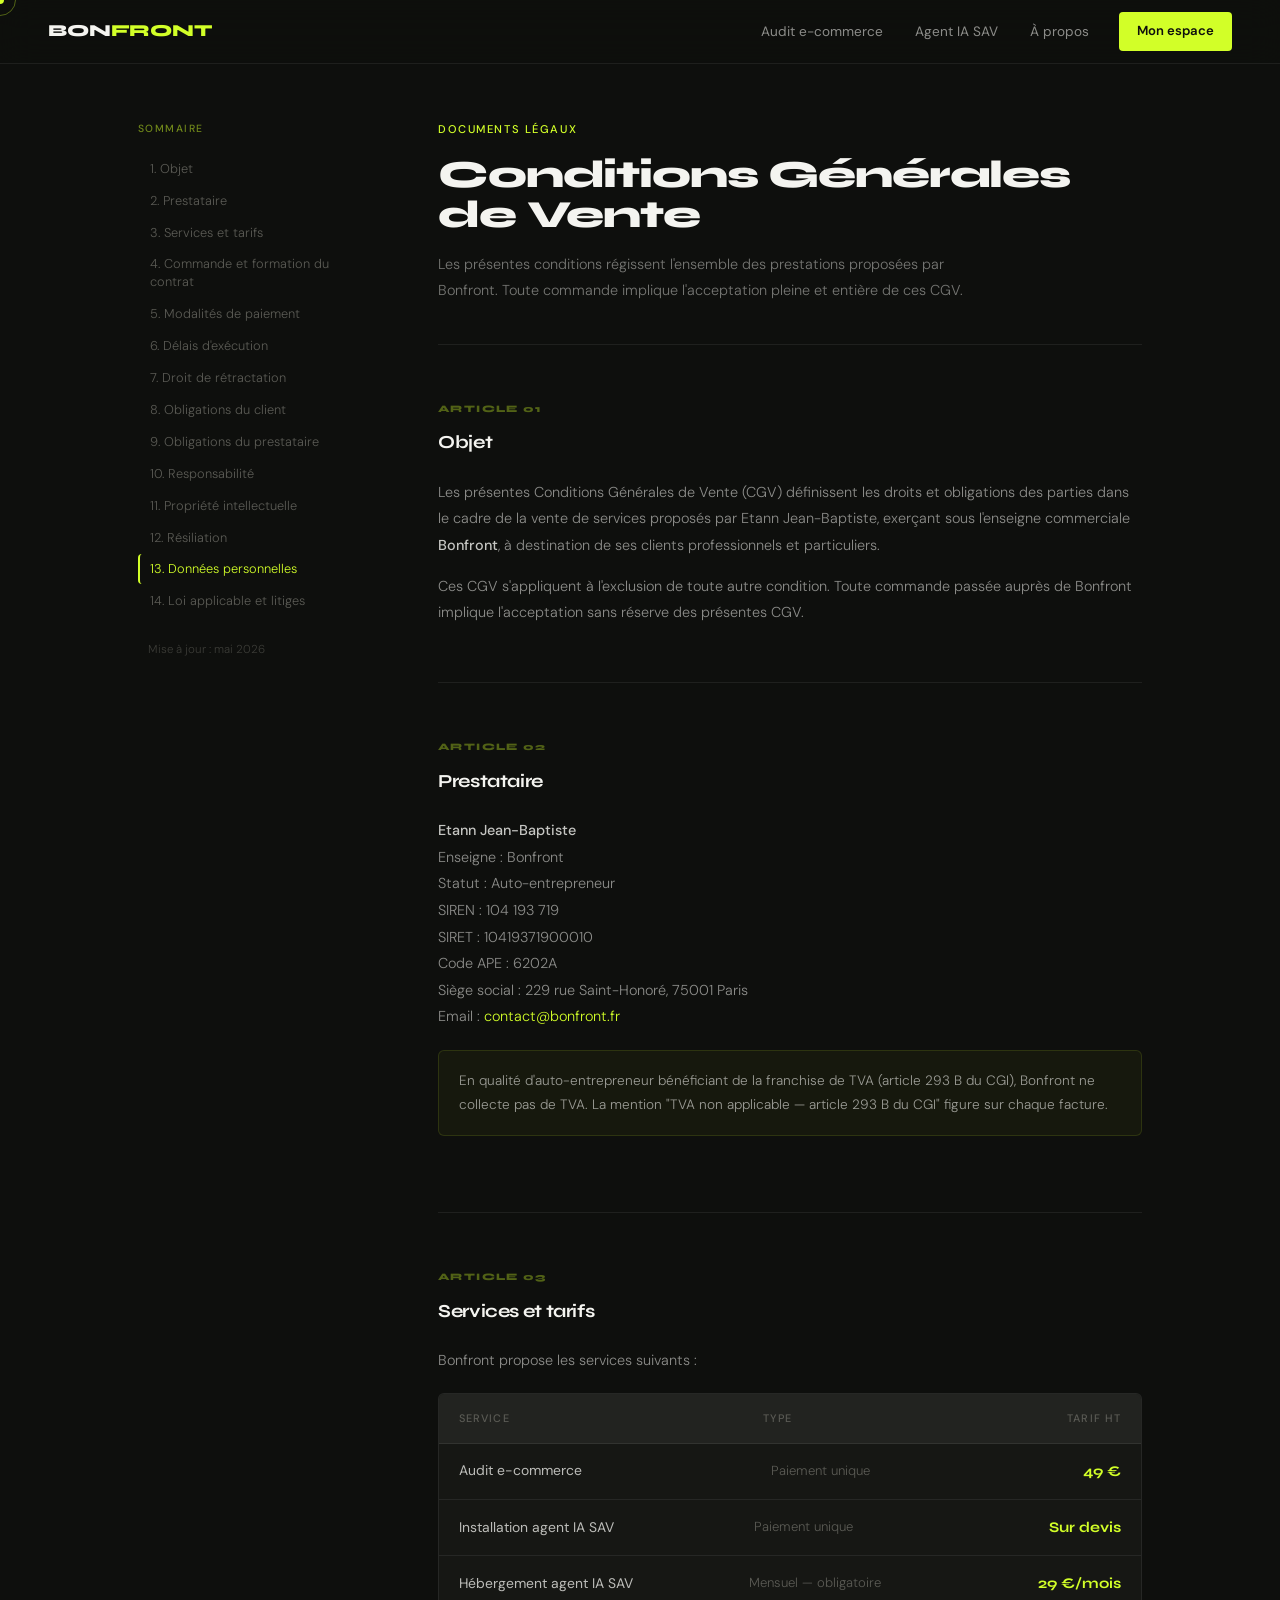
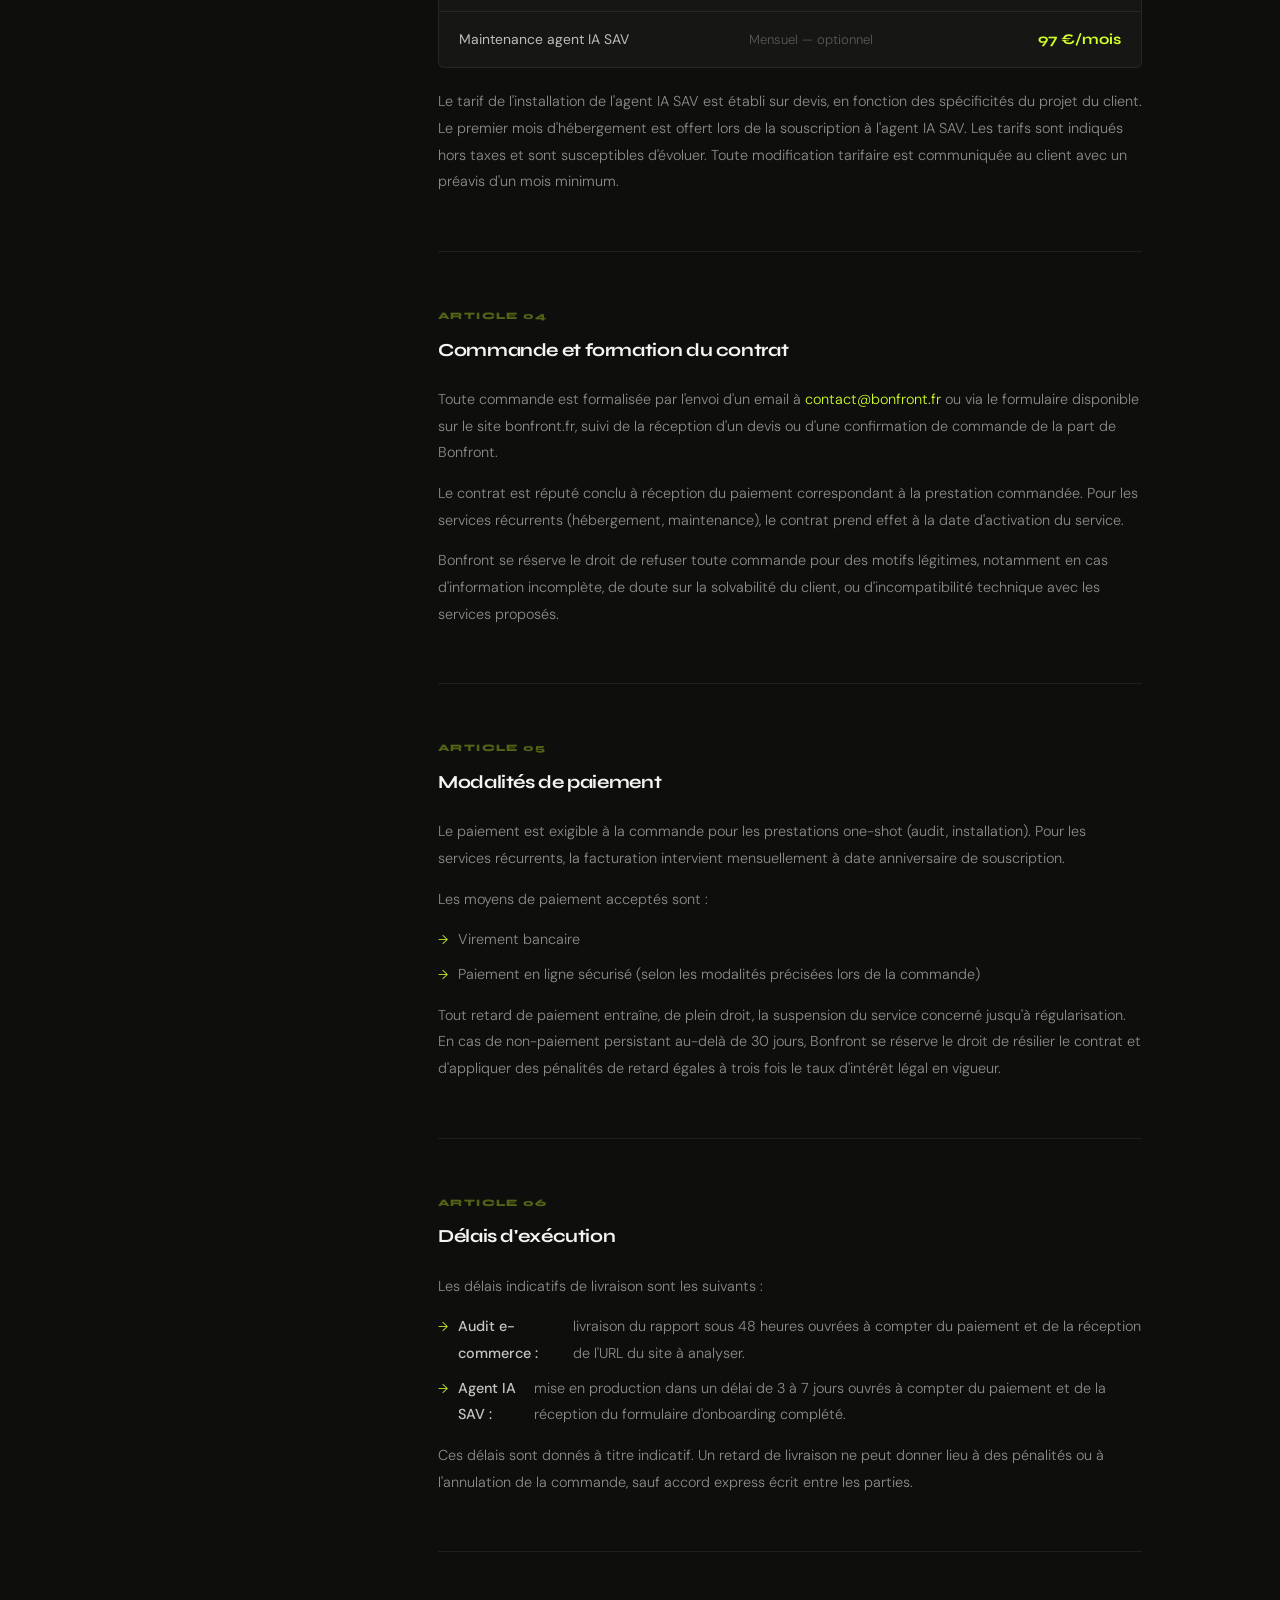
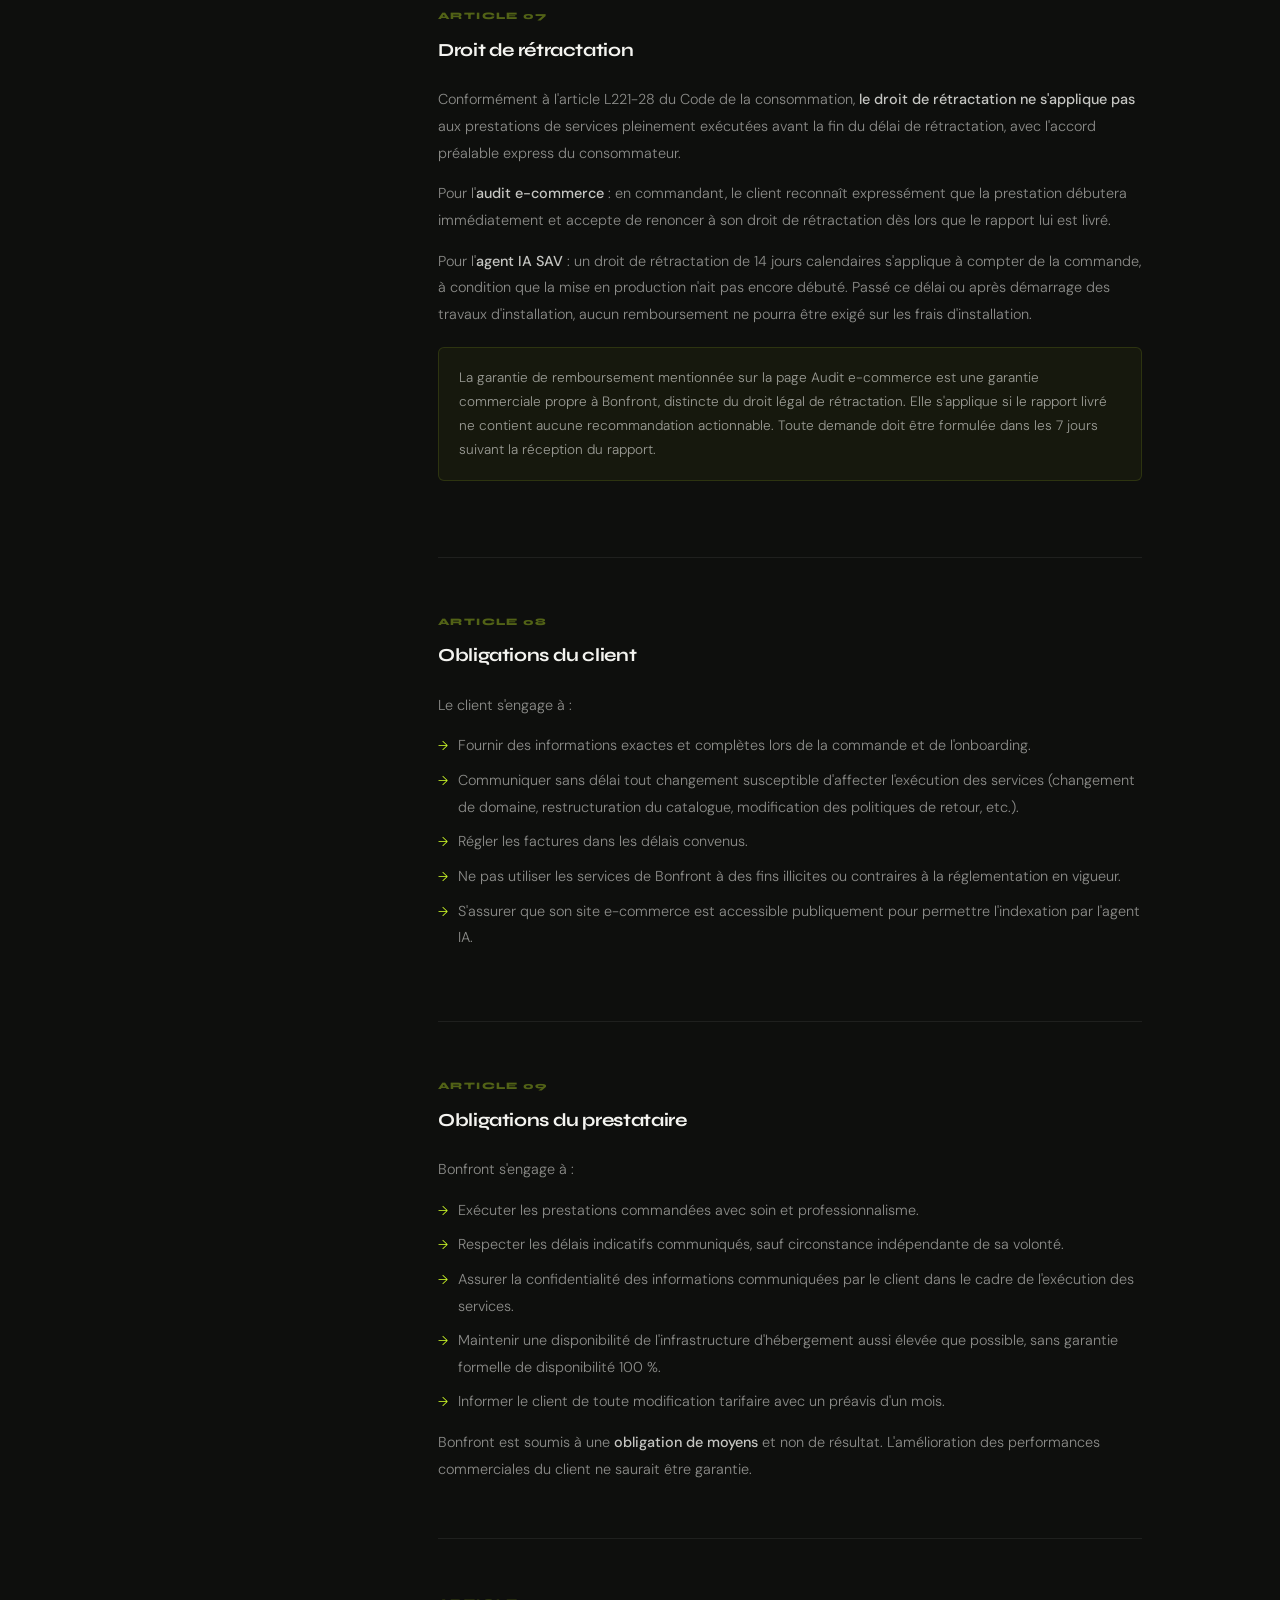
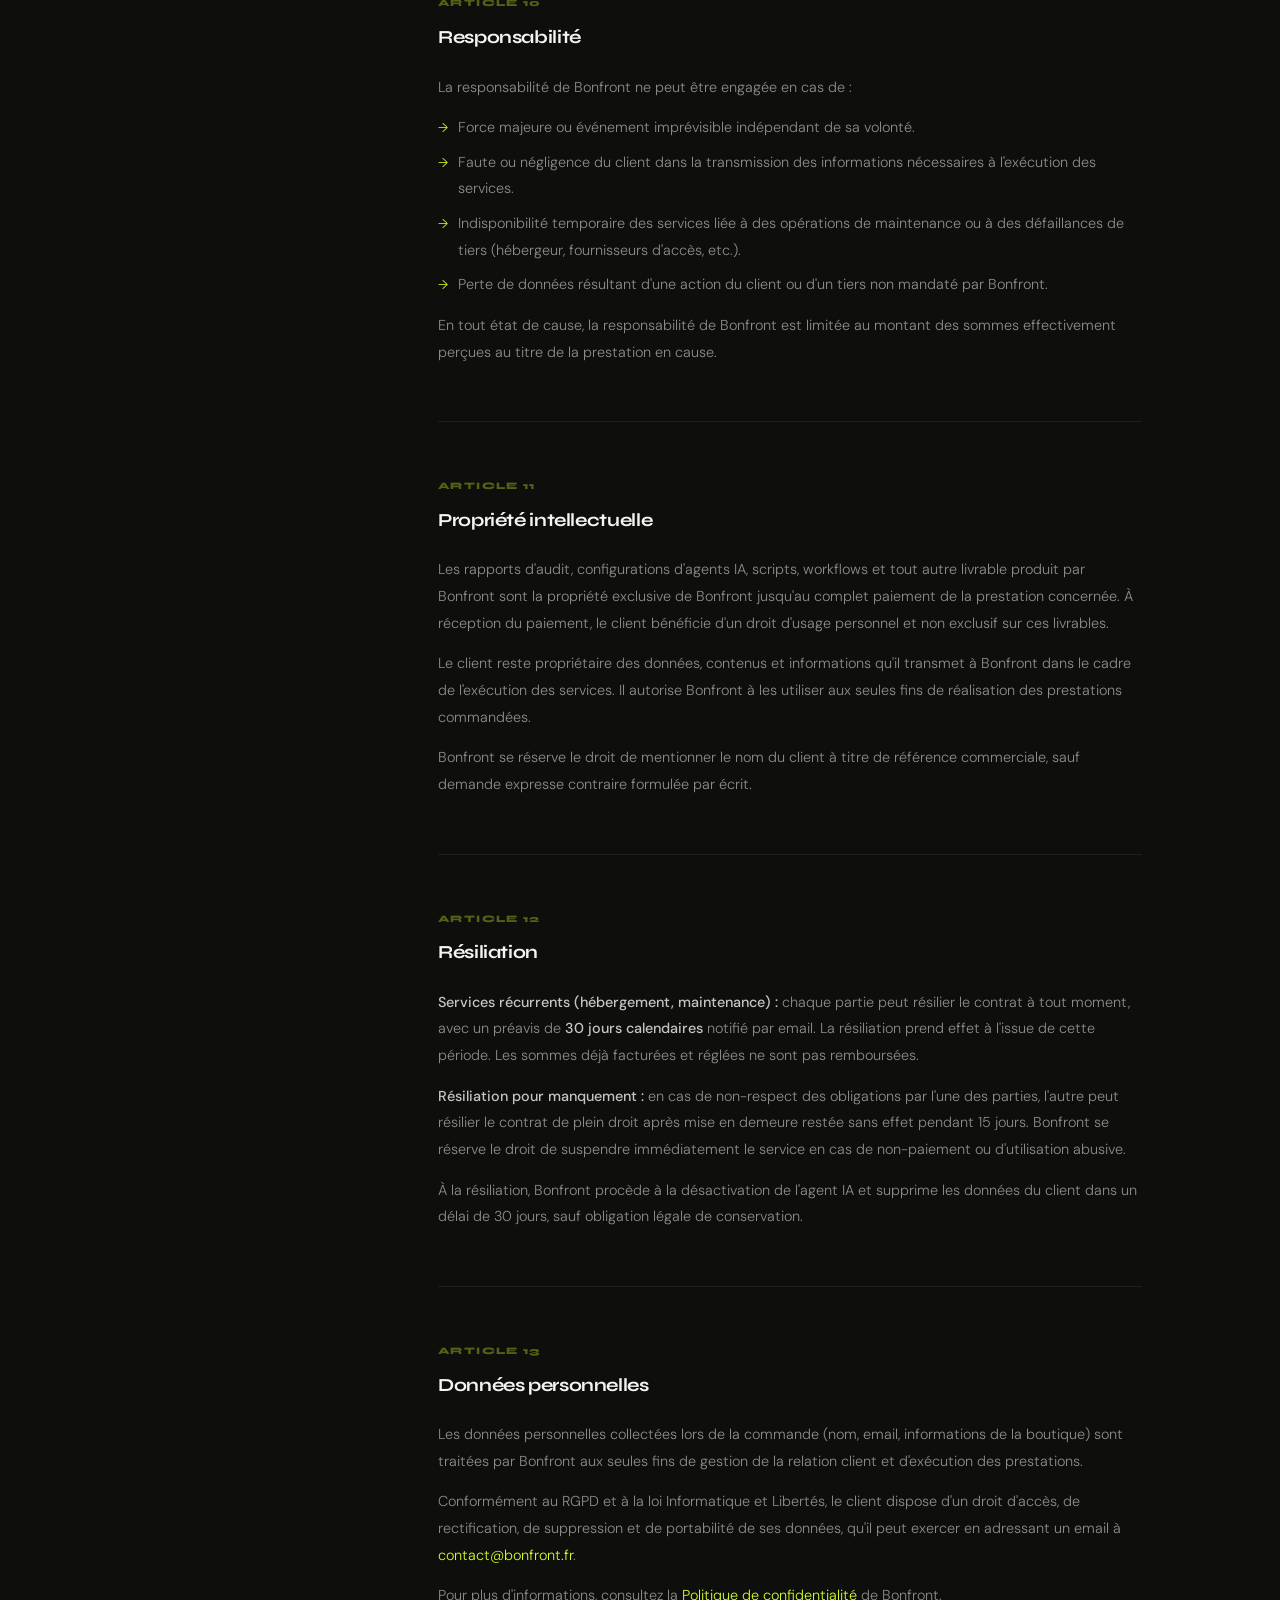
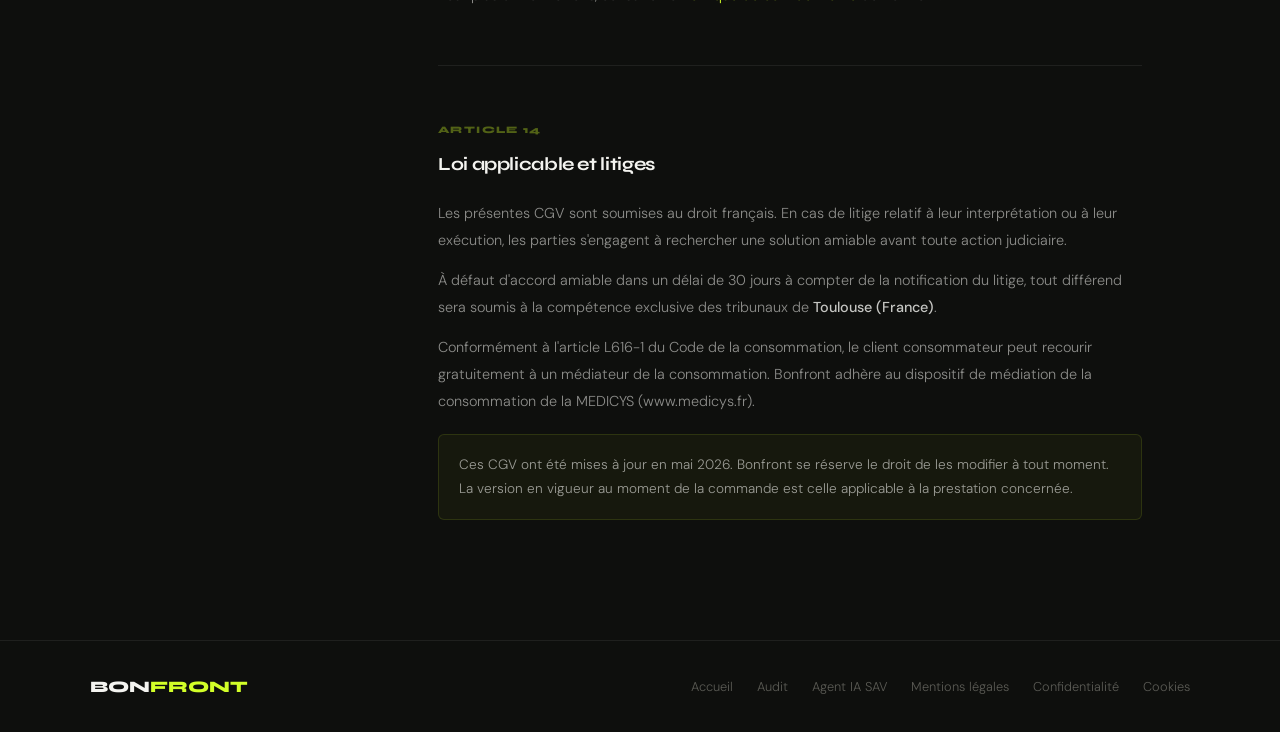
<file: cgv.html>
<!DOCTYPE html>
<html lang="fr">
<head>
  <meta charset="UTF-8" />
  <meta name="viewport" content="width=device-width, initial-scale=1.0" />
  <title>Conditions Générales de Vente — Bonfront</title>
  <link rel="preconnect" href="https://fonts.googleapis.com" />
  <link rel="preconnect" href="https://fonts.gstatic.com" crossorigin />
  <link href="https://fonts.googleapis.com/css2?family=Syne:wght@700;800&family=DM+Sans:opsz,wght@9..40,300;9..40,400;9..40,500&display=swap" rel="stylesheet" />
  <style>
    :root {
      --bg: #0e0f0d;
      --accent: #d2ff28;
      --white: #f4f4f0;
      --grey: #5a5a54;
      --grey-light: #161714;
      --grey-mid: #222320;
      --grey-border: rgba(255,255,255,0.07);
    }

    *, *::before, *::after { box-sizing: border-box; margin: 0; padding: 0; }
    html { scroll-behavior: smooth; }

    body {
      background: var(--bg);
      color: var(--white);
      font-family: 'DM Sans', sans-serif;
      font-size: 15px;
      line-height: 1.7;
      overflow-x: hidden;
      cursor: none;
    }

    .cursor {
      position: fixed;
      width: 8px; height: 8px;
      background: var(--accent);
      border-radius: 50%;
      pointer-events: none;
      z-index: 9999;
      transform: translate(-50%, -50%);
    }

    .cursor-ring {
      position: fixed;
      width: 32px; height: 32px;
      border: 1px solid rgba(210,255,40,0.35);
      border-radius: 50%;
      pointer-events: none;
      z-index: 9998;
      transform: translate(-50%, -50%);
      transition: width 0.35s, height 0.35s, border-color 0.2s;
    }

    body:has(a:hover) .cursor-ring,
    body:has(button:hover) .cursor-ring {
      width: 48px; height: 48px;
      border-color: rgba(210,255,40,0.6);
    }

    nav {
      position: fixed;
      top: 0; left: 0; right: 0;
      z-index: 500;
      display: flex;
      align-items: center;
      justify-content: space-between;
      padding: 0 48px;
      height: 64px;
      background: rgba(14,15,13,0.8);
      backdrop-filter: blur(16px);
      -webkit-backdrop-filter: blur(16px);
      border-bottom: 1px solid var(--grey-border);
    }

    .nav-logo {
      font-family: 'Syne', sans-serif;
      font-weight: 800;
      font-size: 1.05rem;
      letter-spacing: -0.01em;
      color: var(--white);
      text-decoration: none;
    }

    .nav-logo span { color: var(--accent); }

    .nav-links {
      display: flex;
      align-items: center;
      gap: 4px;
    }

    .nav-link {
      font-size: 0.85rem;
      font-weight: 400;
      color: rgba(244,244,240,0.55);
      text-decoration: none;
      padding: 7px 14px;
      border-radius: 4px;
      transition: color 0.2s, background 0.2s;
    }

    .nav-link:hover { color: var(--white); background: rgba(255,255,255,0.05); }

    .nav-cta {
      font-size: 0.82rem;
      font-weight: 600;
      color: var(--bg);
      background: var(--accent);
      padding: 8px 18px;
      border-radius: 4px;
      text-decoration: none;
      margin-left: 12px;
      transition: opacity 0.2s;
    }

    .nav-cta:hover { opacity: 0.85; }

    .page-wrap {
      max-width: 1100px;
      margin: 0 auto;
      padding: 120px 48px 100px;
      display: grid;
      grid-template-columns: 220px 1fr;
      gap: 80px;
      align-items: start;
    }

    .toc {
      position: sticky;
      top: 88px;
    }

    .toc-label {
      font-size: 0.65rem;
      font-weight: 500;
      letter-spacing: 0.14em;
      text-transform: uppercase;
      color: rgba(210,255,40,0.5);
      margin-bottom: 16px;
    }

    .toc-list {
      list-style: none;
      display: flex;
      flex-direction: column;
      gap: 2px;
    }

    .toc-list a {
      display: block;
      font-size: 0.8rem;
      font-weight: 300;
      color: var(--grey);
      text-decoration: none;
      padding: 6px 10px;
      border-radius: 4px;
      border-left: 2px solid transparent;
      transition: color 0.2s, border-color 0.2s, background 0.2s;
      line-height: 1.4;
    }

    .toc-list a:hover {
      color: var(--white);
      border-color: rgba(210,255,40,0.3);
      background: rgba(255,255,255,0.03);
    }

    .toc-list a.active {
      color: var(--accent);
      border-color: var(--accent);
    }

    .toc-date {
      margin-top: 24px;
      font-size: 0.72rem;
      font-weight: 300;
      color: rgba(90,90,84,0.6);
      padding: 0 10px;
    }

    .content {}

    .content-header {
      margin-bottom: 56px;
      padding-bottom: 40px;
      border-bottom: 1px solid var(--grey-border);
    }

    .content-tag {
      font-size: 0.7rem;
      font-weight: 500;
      letter-spacing: 0.14em;
      text-transform: uppercase;
      color: var(--accent);
      margin-bottom: 16px;
    }

    .content-title {
      font-family: 'Syne', sans-serif;
      font-weight: 800;
      font-size: clamp(1.8rem, 3vw, 2.8rem);
      letter-spacing: -0.03em;
      line-height: 1.05;
      margin-bottom: 16px;
    }

    .content-intro {
      font-size: 0.9rem;
      font-weight: 300;
      color: rgba(244,244,240,0.45);
      line-height: 1.8;
      max-width: 560px;
    }

    .article {
      margin-bottom: 56px;
      padding-bottom: 56px;
      border-bottom: 1px solid var(--grey-border);
      scroll-margin-top: 88px;
    }

    .article:last-child {
      border-bottom: none;
      margin-bottom: 0;
      padding-bottom: 0;
    }

    .article-num {
      font-family: 'Syne', sans-serif;
      font-weight: 800;
      font-size: 0.62rem;
      letter-spacing: 0.14em;
      text-transform: uppercase;
      color: rgba(210,255,40,0.35);
      margin-bottom: 10px;
    }

    .article-title {
      font-family: 'Syne', sans-serif;
      font-weight: 700;
      font-size: 1.15rem;
      letter-spacing: -0.02em;
      margin-bottom: 20px;
      color: var(--white);
    }

    .article-body {
      font-size: 0.9rem;
      font-weight: 300;
      color: rgba(244,244,240,0.55);
      line-height: 1.85;
    }

    .article-body p { margin-bottom: 14px; }
    .article-body p:last-child { margin-bottom: 0; }

    .article-body strong {
      font-weight: 500;
      color: rgba(244,244,240,0.8);
    }

    .article-body ul {
      list-style: none;
      margin: 14px 0;
      display: flex;
      flex-direction: column;
      gap: 8px;
    }

    .article-body ul li {
      display: flex;
      align-items: flex-start;
      gap: 10px;
    }

    .article-body ul li::before {
      content: '→';
      color: var(--accent);
      font-size: 0.82rem;
      flex-shrink: 0;
      margin-top: 2px;
    }

    .pricing-table {
      margin: 20px 0;
      background: var(--grey-light);
      border: 1px solid var(--grey-border);
      border-radius: 6px;
      overflow: hidden;
    }

    .pt-row {
      display: grid;
      grid-template-columns: 1fr 1fr auto;
      gap: 16px;
      padding: 14px 20px;
      border-bottom: 1px solid var(--grey-border);
      align-items: center;
    }

    .pt-row:last-child { border-bottom: none; }

    .pt-row.header {
      background: var(--grey-mid);
      font-size: 0.68rem;
      font-weight: 500;
      letter-spacing: 0.1em;
      text-transform: uppercase;
      color: var(--grey);
    }

    .pt-service { font-size: 0.87rem; font-weight: 400; color: rgba(244,244,240,0.75); }
    .pt-type { font-size: 0.82rem; font-weight: 300; color: var(--grey); }
    .pt-price {
      font-family: 'Syne', sans-serif;
      font-weight: 700;
      font-size: 0.92rem;
      color: var(--accent);
      text-align: right;
      white-space: nowrap;
    }

    .info-box {
      background: rgba(210,255,40,0.04);
      border: 1px solid rgba(210,255,40,0.12);
      border-radius: 6px;
      padding: 18px 20px;
      margin: 20px 0;
      font-size: 0.85rem;
      font-weight: 300;
      color: rgba(244,244,240,0.6);
      line-height: 1.75;
    }

    footer {
      border-top: 1px solid var(--grey-border);
      padding: 32px 48px;
    }

    .footer-inner {
      max-width: 1100px;
      margin: 0 auto;
      display: flex;
      align-items: center;
      justify-content: space-between;
      flex-wrap: wrap;
      gap: 16px;
    }

    .footer-logo {
      font-family: 'Syne', sans-serif;
      font-weight: 800;
      font-size: 1rem;
      color: var(--white);
      text-decoration: none;
    }

    .footer-logo span { color: var(--accent); }

    .footer-links {
      display: flex;
      gap: 24px;
      flex-wrap: wrap;
    }

    .footer-links a {
      font-size: 0.8rem;
      font-weight: 300;
      color: var(--grey);
      text-decoration: none;
      transition: color 0.2s;
    }

    .footer-links a:hover { color: var(--white); }

    @media (max-width: 900px) {
      nav { padding: 0 24px; }
      .nav-links { display: none; }
      .page-wrap { grid-template-columns: 1fr; padding: 100px 24px 70px; gap: 40px; }
      .toc { display: none; }
      footer { padding: 28px 24px; }
    }
  </style>
</head>
<body>

  <div class="cursor" id="cursor"></div>
  <div class="cursor-ring" id="cursorRing"></div>

  <nav>
    <a href="index.html" class="nav-logo">BON<span>FRONT</span></a>
    <div class="nav-links">
      <a href="audit.html" class="nav-link">Audit e-commerce</a>
      <a href="agent.html" class="nav-link">Agent IA SAV</a>
      <a href="a-propos.html" class="nav-link">À propos</a>
      <a href="espace-client.html" class="nav-cta">Mon espace</a>
    </div>
  </nav>

  <div class="page-wrap">

    <aside class="toc">
      <div class="toc-label">Sommaire</div>
      <ul class="toc-list">
        <li><a href="#art1">1. Objet</a></li>
        <li><a href="#art2">2. Prestataire</a></li>
        <li><a href="#art3">3. Services et tarifs</a></li>
        <li><a href="#art4">4. Commande et formation du contrat</a></li>
        <li><a href="#art5">5. Modalités de paiement</a></li>
        <li><a href="#art6">6. Délais d'exécution</a></li>
        <li><a href="#art7">7. Droit de rétractation</a></li>
        <li><a href="#art8">8. Obligations du client</a></li>
        <li><a href="#art9">9. Obligations du prestataire</a></li>
        <li><a href="#art10">10. Responsabilité</a></li>
        <li><a href="#art11">11. Propriété intellectuelle</a></li>
        <li><a href="#art12">12. Résiliation</a></li>
        <li><a href="#art13">13. Données personnelles</a></li>
        <li><a href="#art14">14. Loi applicable et litiges</a></li>
      </ul>
      <div class="toc-date">Mise à jour : mai 2026</div>
    </aside>

    <main class="content">

      <div class="content-header">
        <div class="content-tag">Documents légaux</div>
        <h1 class="content-title">Conditions Générales de Vente</h1>
        <p class="content-intro">Les présentes conditions régissent l'ensemble des prestations proposées par Bonfront. Toute commande implique l'acceptation pleine et entière de ces CGV.</p>
      </div>

      <div class="article" id="art1">
        <div class="article-num">Article 01</div>
        <h2 class="article-title">Objet</h2>
        <div class="article-body">
          <p>Les présentes Conditions Générales de Vente (CGV) définissent les droits et obligations des parties dans le cadre de la vente de services proposés par Etann Jean-Baptiste, exerçant sous l'enseigne commerciale <strong>Bonfront</strong>, à destination de ses clients professionnels et particuliers.</p>
          <p>Ces CGV s'appliquent à l'exclusion de toute autre condition. Toute commande passée auprès de Bonfront implique l'acceptation sans réserve des présentes CGV.</p>
        </div>
      </div>

      <div class="article" id="art2">
        <div class="article-num">Article 02</div>
        <h2 class="article-title">Prestataire</h2>
        <div class="article-body">
          <p><strong>Etann Jean-Baptiste</strong><br>
          Enseigne : Bonfront<br>
          Statut : Auto-entrepreneur<br>
          SIREN : 104 193 719<br>
          SIRET : 10419371900010<br>
          Code APE : 6202A<br>
          Siège social : 229 rue Saint-Honoré, 75001 Paris<br>
          Email : <a href="mailto:contact@bonfront.fr" style="color:var(--accent);text-decoration:none;">contact@bonfront.fr</a></p>
          <div class="info-box">
            En qualité d'auto-entrepreneur bénéficiant de la franchise de TVA (article 293 B du CGI), Bonfront ne collecte pas de TVA. La mention "TVA non applicable — article 293 B du CGI" figure sur chaque facture.
          </div>
        </div>
      </div>

      <div class="article" id="art3">
        <div class="article-num">Article 03</div>
        <h2 class="article-title">Services et tarifs</h2>
        <div class="article-body">
          <p>Bonfront propose les services suivants :</p>
          <div class="pricing-table">
            <div class="pt-row header">
              <div>Service</div>
              <div>Type</div>
              <div>Tarif HT</div>
            </div>
            <div class="pt-row">
              <div class="pt-service">Audit e-commerce</div>
              <div class="pt-type">Paiement unique</div>
              <div class="pt-price">49 €</div>
            </div>
            <div class="pt-row">
              <div class="pt-service">Installation agent IA SAV</div>
              <div class="pt-type">Paiement unique</div>
              <div class="pt-price">Sur devis</div>
            </div>
            <div class="pt-row">
              <div class="pt-service">Hébergement agent IA SAV</div>
              <div class="pt-type">Mensuel — obligatoire</div>
              <div class="pt-price">29 €/mois</div>
            </div>
            <div class="pt-row">
              <div class="pt-service">Maintenance agent IA SAV</div>
              <div class="pt-type">Mensuel — optionnel</div>
              <div class="pt-price">97 €/mois</div>
            </div>
          </div>
          <p>Le tarif de l'installation de l'agent IA SAV est établi sur devis, en fonction des spécificités du projet du client. Le premier mois d'hébergement est offert lors de la souscription à l'agent IA SAV. Les tarifs sont indiqués hors taxes et sont susceptibles d'évoluer. Toute modification tarifaire est communiquée au client avec un préavis d'un mois minimum.</p>
        </div>
      </div>

      <div class="article" id="art4">
        <div class="article-num">Article 04</div>
        <h2 class="article-title">Commande et formation du contrat</h2>
        <div class="article-body">
          <p>Toute commande est formalisée par l'envoi d'un email à <a href="mailto:contact@bonfront.fr" style="color:var(--accent);text-decoration:none;">contact@bonfront.fr</a> ou via le formulaire disponible sur le site bonfront.fr, suivi de la réception d'un devis ou d'une confirmation de commande de la part de Bonfront.</p>
          <p>Le contrat est réputé conclu à réception du paiement correspondant à la prestation commandée. Pour les services récurrents (hébergement, maintenance), le contrat prend effet à la date d'activation du service.</p>
          <p>Bonfront se réserve le droit de refuser toute commande pour des motifs légitimes, notamment en cas d'information incomplète, de doute sur la solvabilité du client, ou d'incompatibilité technique avec les services proposés.</p>
        </div>
      </div>

      <div class="article" id="art5">
        <div class="article-num">Article 05</div>
        <h2 class="article-title">Modalités de paiement</h2>
        <div class="article-body">
          <p>Le paiement est exigible à la commande pour les prestations one-shot (audit, installation). Pour les services récurrents, la facturation intervient mensuellement à date anniversaire de souscription.</p>
          <p>Les moyens de paiement acceptés sont :</p>
          <ul>
            <li>Virement bancaire</li>
            <li>Paiement en ligne sécurisé (selon les modalités précisées lors de la commande)</li>
          </ul>
          <p>Tout retard de paiement entraîne, de plein droit, la suspension du service concerné jusqu'à régularisation. En cas de non-paiement persistant au-delà de 30 jours, Bonfront se réserve le droit de résilier le contrat et d'appliquer des pénalités de retard égales à trois fois le taux d'intérêt légal en vigueur.</p>
        </div>
      </div>

      <div class="article" id="art6">
        <div class="article-num">Article 06</div>
        <h2 class="article-title">Délais d'exécution</h2>
        <div class="article-body">
          <p>Les délais indicatifs de livraison sont les suivants :</p>
          <ul>
            <li><strong>Audit e-commerce :</strong> livraison du rapport sous 48 heures ouvrées à compter du paiement et de la réception de l'URL du site à analyser.</li>
            <li><strong>Agent IA SAV :</strong> mise en production dans un délai de 3 à 7 jours ouvrés à compter du paiement et de la réception du formulaire d'onboarding complété.</li>
          </ul>
          <p>Ces délais sont donnés à titre indicatif. Un retard de livraison ne peut donner lieu à des pénalités ou à l'annulation de la commande, sauf accord express écrit entre les parties.</p>
        </div>
      </div>

      <div class="article" id="art7">
        <div class="article-num">Article 07</div>
        <h2 class="article-title">Droit de rétractation</h2>
        <div class="article-body">
          <p>Conformément à l'article L221-28 du Code de la consommation, <strong>le droit de rétractation ne s'applique pas</strong> aux prestations de services pleinement exécutées avant la fin du délai de rétractation, avec l'accord préalable express du consommateur.</p>
          <p>Pour l'<strong>audit e-commerce</strong> : en commandant, le client reconnaît expressément que la prestation débutera immédiatement et accepte de renoncer à son droit de rétractation dès lors que le rapport lui est livré.</p>
          <p>Pour l'<strong>agent IA SAV</strong> : un droit de rétractation de 14 jours calendaires s'applique à compter de la commande, à condition que la mise en production n'ait pas encore débuté. Passé ce délai ou après démarrage des travaux d'installation, aucun remboursement ne pourra être exigé sur les frais d'installation.</p>
          <div class="info-box">
            La garantie de remboursement mentionnée sur la page Audit e-commerce est une garantie commerciale propre à Bonfront, distincte du droit légal de rétractation. Elle s'applique si le rapport livré ne contient aucune recommandation actionnable. Toute demande doit être formulée dans les 7 jours suivant la réception du rapport.
          </div>
        </div>
      </div>

      <div class="article" id="art8">
        <div class="article-num">Article 08</div>
        <h2 class="article-title">Obligations du client</h2>
        <div class="article-body">
          <p>Le client s'engage à :</p>
          <ul>
            <li>Fournir des informations exactes et complètes lors de la commande et de l'onboarding.</li>
            <li>Communiquer sans délai tout changement susceptible d'affecter l'exécution des services (changement de domaine, restructuration du catalogue, modification des politiques de retour, etc.).</li>
            <li>Régler les factures dans les délais convenus.</li>
            <li>Ne pas utiliser les services de Bonfront à des fins illicites ou contraires à la réglementation en vigueur.</li>
            <li>S'assurer que son site e-commerce est accessible publiquement pour permettre l'indexation par l'agent IA.</li>
          </ul>
        </div>
      </div>

      <div class="article" id="art9">
        <div class="article-num">Article 09</div>
        <h2 class="article-title">Obligations du prestataire</h2>
        <div class="article-body">
          <p>Bonfront s'engage à :</p>
          <ul>
            <li>Exécuter les prestations commandées avec soin et professionnalisme.</li>
            <li>Respecter les délais indicatifs communiqués, sauf circonstance indépendante de sa volonté.</li>
            <li>Assurer la confidentialité des informations communiquées par le client dans le cadre de l'exécution des services.</li>
            <li>Maintenir une disponibilité de l'infrastructure d'hébergement aussi élevée que possible, sans garantie formelle de disponibilité 100 %.</li>
            <li>Informer le client de toute modification tarifaire avec un préavis d'un mois.</li>
          </ul>
          <p>Bonfront est soumis à une <strong>obligation de moyens</strong> et non de résultat. L'amélioration des performances commerciales du client ne saurait être garantie.</p>
        </div>
      </div>

      <div class="article" id="art10">
        <div class="article-num">Article 10</div>
        <h2 class="article-title">Responsabilité</h2>
        <div class="article-body">
          <p>La responsabilité de Bonfront ne peut être engagée en cas de :</p>
          <ul>
            <li>Force majeure ou événement imprévisible indépendant de sa volonté.</li>
            <li>Faute ou négligence du client dans la transmission des informations nécessaires à l'exécution des services.</li>
            <li>Indisponibilité temporaire des services liée à des opérations de maintenance ou à des défaillances de tiers (hébergeur, fournisseurs d'accès, etc.).</li>
            <li>Perte de données résultant d'une action du client ou d'un tiers non mandaté par Bonfront.</li>
          </ul>
          <p>En tout état de cause, la responsabilité de Bonfront est limitée au montant des sommes effectivement perçues au titre de la prestation en cause.</p>
        </div>
      </div>

      <div class="article" id="art11">
        <div class="article-num">Article 11</div>
        <h2 class="article-title">Propriété intellectuelle</h2>
        <div class="article-body">
          <p>Les rapports d'audit, configurations d'agents IA, scripts, workflows et tout autre livrable produit par Bonfront sont la propriété exclusive de Bonfront jusqu'au complet paiement de la prestation concernée. À réception du paiement, le client bénéficie d'un droit d'usage personnel et non exclusif sur ces livrables.</p>
          <p>Le client reste propriétaire des données, contenus et informations qu'il transmet à Bonfront dans le cadre de l'exécution des services. Il autorise Bonfront à les utiliser aux seules fins de réalisation des prestations commandées.</p>
          <p>Bonfront se réserve le droit de mentionner le nom du client à titre de référence commerciale, sauf demande expresse contraire formulée par écrit.</p>
        </div>
      </div>

      <div class="article" id="art12">
        <div class="article-num">Article 12</div>
        <h2 class="article-title">Résiliation</h2>
        <div class="article-body">
          <p><strong>Services récurrents (hébergement, maintenance) :</strong> chaque partie peut résilier le contrat à tout moment, avec un préavis de <strong>30 jours calendaires</strong> notifié par email. La résiliation prend effet à l'issue de cette période. Les sommes déjà facturées et réglées ne sont pas remboursées.</p>
          <p><strong>Résiliation pour manquement :</strong> en cas de non-respect des obligations par l'une des parties, l'autre peut résilier le contrat de plein droit après mise en demeure restée sans effet pendant 15 jours. Bonfront se réserve le droit de suspendre immédiatement le service en cas de non-paiement ou d'utilisation abusive.</p>
          <p>À la résiliation, Bonfront procède à la désactivation de l'agent IA et supprime les données du client dans un délai de 30 jours, sauf obligation légale de conservation.</p>
        </div>
      </div>

      <div class="article" id="art13">
        <div class="article-num">Article 13</div>
        <h2 class="article-title">Données personnelles</h2>
        <div class="article-body">
          <p>Les données personnelles collectées lors de la commande (nom, email, informations de la boutique) sont traitées par Bonfront aux seules fins de gestion de la relation client et d'exécution des prestations.</p>
          <p>Conformément au RGPD et à la loi Informatique et Libertés, le client dispose d'un droit d'accès, de rectification, de suppression et de portabilité de ses données, qu'il peut exercer en adressant un email à <a href="mailto:contact@bonfront.fr" style="color:var(--accent);text-decoration:none;">contact@bonfront.fr</a>.</p>
          <p>Pour plus d'informations, consultez la <a href="politique-confidentialite.html" style="color:var(--accent);text-decoration:none;">Politique de confidentialité</a> de Bonfront.</p>
        </div>
      </div>

      <div class="article" id="art14">
        <div class="article-num">Article 14</div>
        <h2 class="article-title">Loi applicable et litiges</h2>
        <div class="article-body">
          <p>Les présentes CGV sont soumises au droit français. En cas de litige relatif à leur interprétation ou à leur exécution, les parties s'engagent à rechercher une solution amiable avant toute action judiciaire.</p>
          <p>À défaut d'accord amiable dans un délai de 30 jours à compter de la notification du litige, tout différend sera soumis à la compétence exclusive des tribunaux de <strong>Toulouse (France)</strong>.</p>
          <p>Conformément à l'article L616-1 du Code de la consommation, le client consommateur peut recourir gratuitement à un médiateur de la consommation. Bonfront adhère au dispositif de médiation de la consommation de la MEDICYS (www.medicys.fr).</p>
          <div class="info-box">
            Ces CGV ont été mises à jour en mai 2026. Bonfront se réserve le droit de les modifier à tout moment. La version en vigueur au moment de la commande est celle applicable à la prestation concernée.
          </div>
        </div>
      </div>

    </main>
  </div>

  <footer>
    <div class="footer-inner">
      <a href="index.html" class="footer-logo">BON<span>FRONT</span></a>
      <div class="footer-links">
        <a href="index.html">Accueil</a>
        <a href="audit.html">Audit</a>
        <a href="agent.html">Agent IA SAV</a>
        <a href="mentions-legales.html">Mentions légales</a>
        <a href="politique-confidentialite.html">Confidentialité</a>
        <a href="cookies.html">Cookies</a>
      </div>
    </div>
  </footer>

  <script>
    const cursor = document.getElementById('cursor');
    const ring = document.getElementById('cursorRing');
    let mx = 0, my = 0, rx = 0, ry = 0;

    document.addEventListener('mousemove', e => {
      mx = e.clientX; my = e.clientY;
      cursor.style.left = mx + 'px';
      cursor.style.top = my + 'px';
    });

    function animateRing() {
      rx += (mx - rx) * 0.12;
      ry += (my - ry) * 0.12;
      ring.style.left = rx + 'px';
      ring.style.top = ry + 'px';
      requestAnimationFrame(animateRing);
    }
    animateRing();

    const articles = document.querySelectorAll('.article');
    const tocLinks = document.querySelectorAll('.toc-list a');

    const io = new IntersectionObserver(entries => {
      entries.forEach(entry => {
        if (entry.isIntersecting) {
          tocLinks.forEach(l => l.classList.remove('active'));
          const active = document.querySelector(`.toc-list a[href="#${entry.target.id}"]`);
          if (active) active.classList.add('active');
        }
      });
    }, { rootMargin: '-20% 0px -70% 0px' });

    articles.forEach(a => io.observe(a));
  </script>

</body>
</html>
</file>
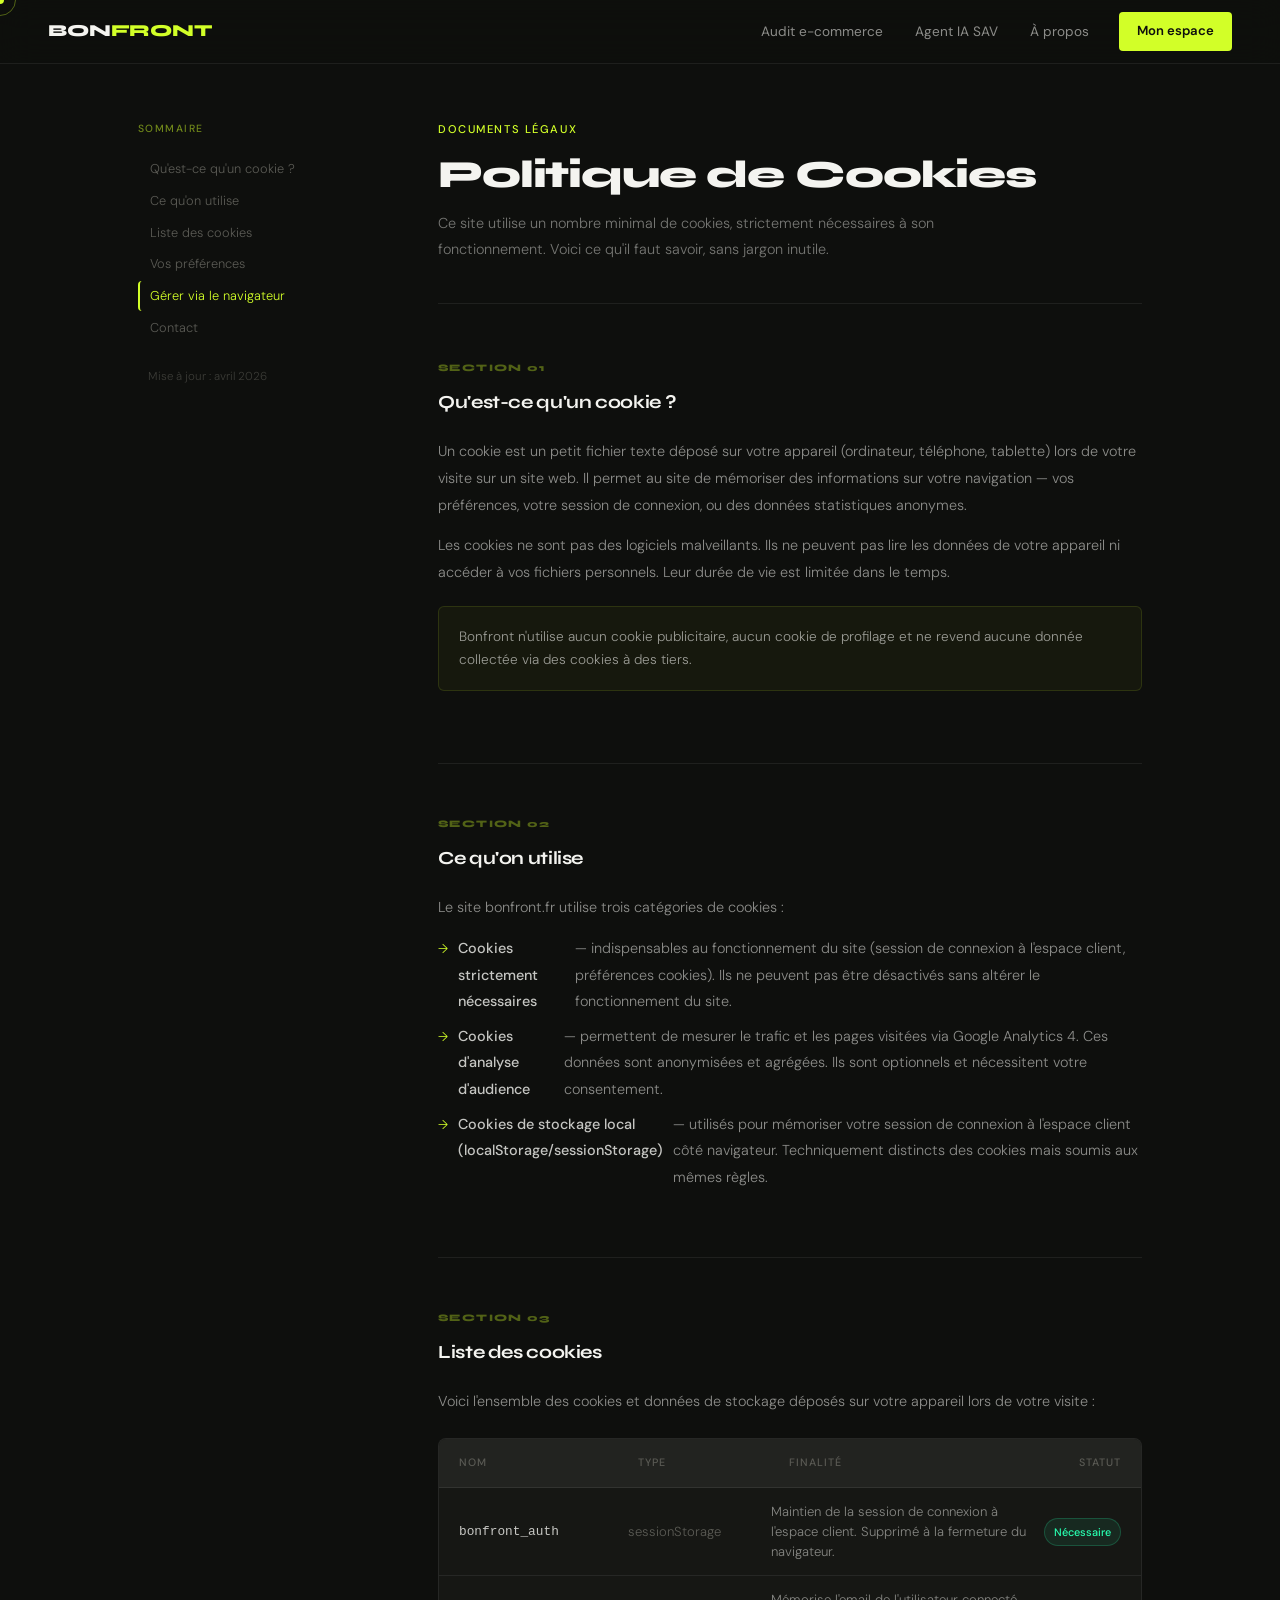
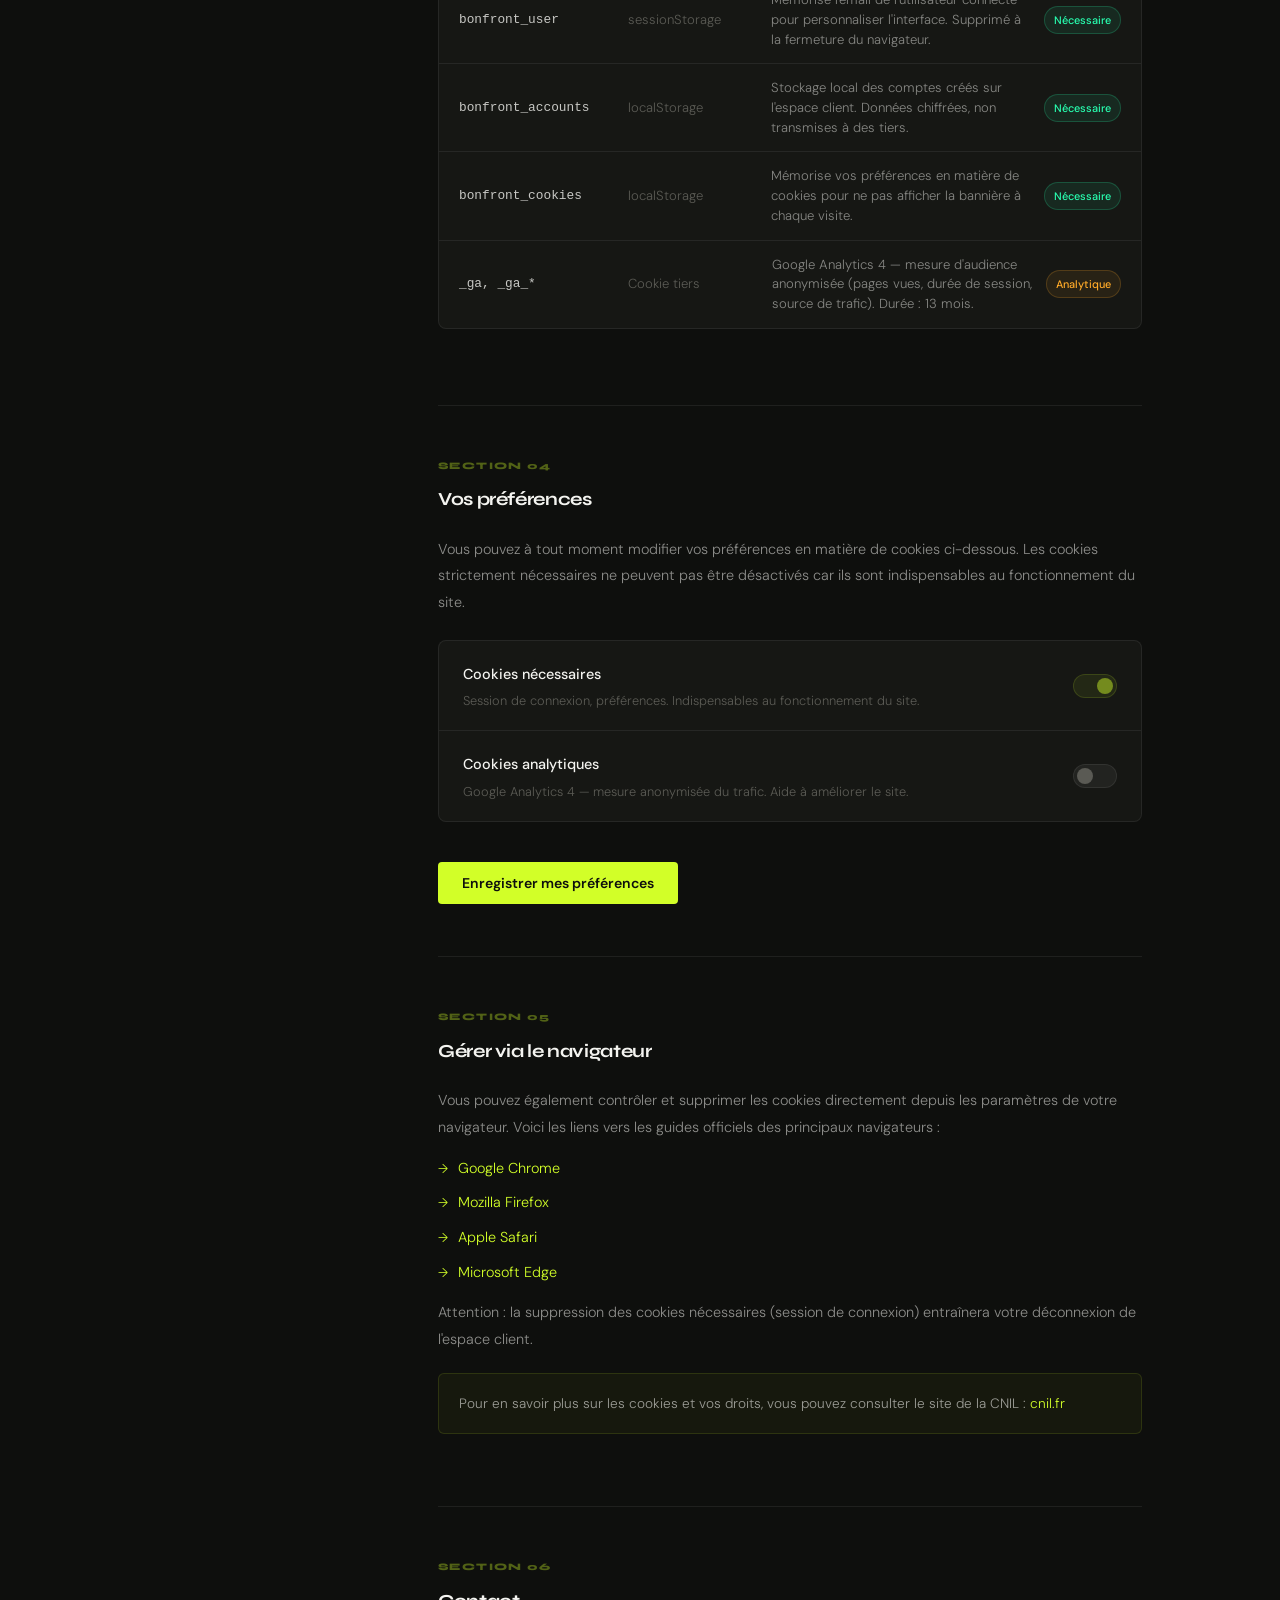
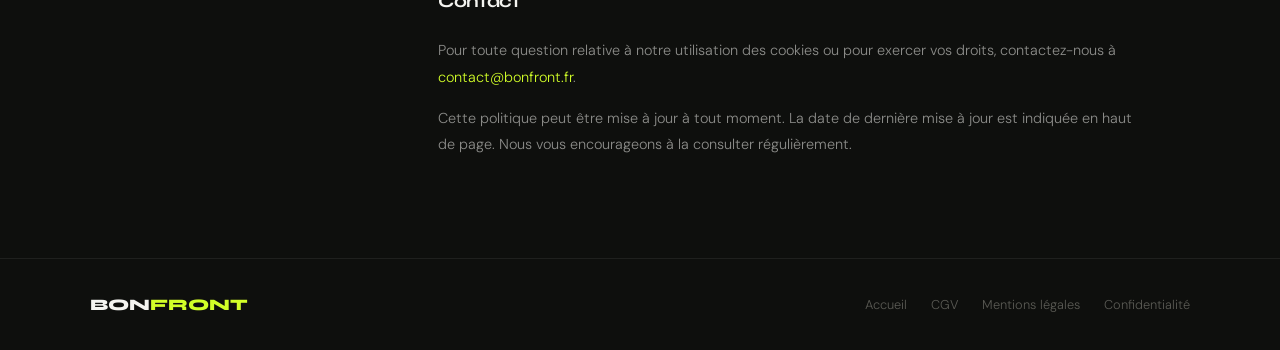
<file: cookies.html>
<!DOCTYPE html>
<html lang="fr">
<head>
  <meta charset="UTF-8" />
  <meta name="viewport" content="width=device-width, initial-scale=1.0" />
  <title>Politique de Cookies — Bonfront</title>
  <link rel="preconnect" href="https://fonts.googleapis.com" />
  <link rel="preconnect" href="https://fonts.gstatic.com" crossorigin />
  <link href="https://fonts.googleapis.com/css2?family=Syne:wght@700;800&family=DM+Sans:opsz,wght@9..40,300;9..40,400;9..40,500&display=swap" rel="stylesheet" />
  <style>
    :root {
      --bg: #0e0f0d;
      --accent: #d2ff28;
      --white: #f4f4f0;
      --grey: #5a5a54;
      --grey-light: #161714;
      --grey-mid: #222320;
      --grey-border: rgba(255,255,255,0.07);
    }

    *, *::before, *::after { box-sizing: border-box; margin: 0; padding: 0; }
    html { scroll-behavior: smooth; }

    body {
      background: var(--bg);
      color: var(--white);
      font-family: 'DM Sans', sans-serif;
      font-size: 15px;
      line-height: 1.7;
      overflow-x: hidden;
      cursor: none;
    }

    .cursor {
      position: fixed;
      width: 8px; height: 8px;
      background: var(--accent);
      border-radius: 50%;
      pointer-events: none;
      z-index: 9999;
      transform: translate(-50%, -50%);
    }

    .cursor-ring {
      position: fixed;
      width: 32px; height: 32px;
      border: 1px solid rgba(210,255,40,0.35);
      border-radius: 50%;
      pointer-events: none;
      z-index: 9998;
      transform: translate(-50%, -50%);
      transition: width 0.35s, height 0.35s, border-color 0.2s;
    }

    body:has(a:hover) .cursor-ring,
    body:has(button:hover) .cursor-ring {
      width: 48px; height: 48px;
      border-color: rgba(210,255,40,0.6);
    }

    nav {
      position: fixed;
      top: 0; left: 0; right: 0;
      z-index: 500;
      display: flex;
      align-items: center;
      justify-content: space-between;
      padding: 0 48px;
      height: 64px;
      background: rgba(14,15,13,0.8);
      backdrop-filter: blur(16px);
      -webkit-backdrop-filter: blur(16px);
      border-bottom: 1px solid var(--grey-border);
    }

    .nav-logo {
      font-family: 'Syne', sans-serif;
      font-weight: 800;
      font-size: 1.05rem;
      letter-spacing: -0.01em;
      color: var(--white);
      text-decoration: none;
    }

    .nav-logo span { color: var(--accent); }
    .nav-links { display: flex; align-items: center; gap: 4px; }

    .nav-link {
      font-size: 0.85rem;
      font-weight: 400;
      color: rgba(244,244,240,0.55);
      text-decoration: none;
      padding: 7px 14px;
      border-radius: 4px;
      transition: color 0.2s, background 0.2s;
    }

    .nav-link:hover { color: var(--white); background: rgba(255,255,255,0.05); }

    .nav-cta {
      font-size: 0.82rem;
      font-weight: 600;
      color: var(--bg);
      background: var(--accent);
      padding: 8px 18px;
      border-radius: 4px;
      text-decoration: none;
      margin-left: 12px;
      transition: opacity 0.2s;
    }

    .nav-cta:hover { opacity: 0.85; }

    /* LAYOUT */
    .page-wrap {
      max-width: 1100px;
      margin: 0 auto;
      padding: 120px 48px 100px;
      display: grid;
      grid-template-columns: 220px 1fr;
      gap: 80px;
      align-items: start;
    }

    /* TOC */
    .toc { position: sticky; top: 88px; }

    .toc-label {
      font-size: 0.65rem;
      font-weight: 500;
      letter-spacing: 0.14em;
      text-transform: uppercase;
      color: rgba(210,255,40,0.5);
      margin-bottom: 16px;
    }

    .toc-list { list-style: none; display: flex; flex-direction: column; gap: 2px; }

    .toc-list a {
      display: block;
      font-size: 0.8rem;
      font-weight: 300;
      color: var(--grey);
      text-decoration: none;
      padding: 6px 10px;
      border-radius: 4px;
      border-left: 2px solid transparent;
      transition: color 0.2s, border-color 0.2s, background 0.2s;
      line-height: 1.4;
    }

    .toc-list a:hover { color: var(--white); border-color: rgba(210,255,40,0.3); background: rgba(255,255,255,0.03); }
    .toc-list a.active { color: var(--accent); border-color: var(--accent); }
    .toc-date { margin-top: 24px; font-size: 0.72rem; font-weight: 300; color: rgba(90,90,84,0.6); padding: 0 10px; }

    /* CONTENT */
    .content-header {
      margin-bottom: 56px;
      padding-bottom: 40px;
      border-bottom: 1px solid var(--grey-border);
    }

    .content-tag {
      font-size: 0.7rem;
      font-weight: 500;
      letter-spacing: 0.14em;
      text-transform: uppercase;
      color: var(--accent);
      margin-bottom: 16px;
    }

    .content-title {
      font-family: 'Syne', sans-serif;
      font-weight: 800;
      font-size: clamp(1.8rem, 3vw, 2.8rem);
      letter-spacing: -0.03em;
      line-height: 1.05;
      margin-bottom: 16px;
    }

    .content-intro {
      font-size: 0.9rem;
      font-weight: 300;
      color: rgba(244,244,240,0.45);
      line-height: 1.8;
      max-width: 540px;
    }

    /* ARTICLES */
    .article {
      margin-bottom: 52px;
      padding-bottom: 52px;
      border-bottom: 1px solid var(--grey-border);
      scroll-margin-top: 88px;
    }

    .article:last-child { border-bottom: none; margin-bottom: 0; padding-bottom: 0; }

    .article-num {
      font-family: 'Syne', sans-serif;
      font-weight: 800;
      font-size: 0.62rem;
      letter-spacing: 0.14em;
      text-transform: uppercase;
      color: rgba(210,255,40,0.35);
      margin-bottom: 10px;
    }

    .article-title {
      font-family: 'Syne', sans-serif;
      font-weight: 700;
      font-size: 1.15rem;
      letter-spacing: -0.02em;
      margin-bottom: 20px;
    }

    .article-body {
      font-size: 0.9rem;
      font-weight: 300;
      color: rgba(244,244,240,0.55);
      line-height: 1.85;
    }

    .article-body p { margin-bottom: 14px; }
    .article-body p:last-child { margin-bottom: 0; }
    .article-body strong { font-weight: 500; color: rgba(244,244,240,0.8); }
    .article-body a { color: var(--accent); text-decoration: none; transition: opacity 0.2s; }
    .article-body a:hover { opacity: 0.75; }

    .article-body ul {
      list-style: none;
      margin: 14px 0;
      display: flex;
      flex-direction: column;
      gap: 8px;
    }

    .article-body ul li {
      display: flex;
      align-items: flex-start;
      gap: 10px;
    }

    .article-body ul li::before {
      content: '→';
      color: var(--accent);
      font-size: 0.82rem;
      flex-shrink: 0;
      margin-top: 2px;
    }

    /* COOKIES TABLE */
    .cookie-table {
      margin: 24px 0;
      background: var(--grey-light);
      border: 1px solid var(--grey-border);
      border-radius: 8px;
      overflow: hidden;
    }

    .ct-row {
      display: grid;
      grid-template-columns: 1.2fr 1fr 2fr auto;
      gap: 12px;
      padding: 14px 20px;
      border-bottom: 1px solid var(--grey-border);
      align-items: center;
    }

    .ct-row:last-child { border-bottom: none; }

    .ct-row.header {
      background: var(--grey-mid);
      font-size: 0.67rem;
      font-weight: 500;
      letter-spacing: 0.1em;
      text-transform: uppercase;
      color: var(--grey);
    }

    .ct-name { font-size: 0.85rem; font-weight: 400; color: rgba(244,244,240,0.8); font-family: monospace; font-size: 0.8rem; }
    .ct-type { font-size: 0.82rem; font-weight: 300; color: var(--grey); }
    .ct-purpose { font-size: 0.82rem; font-weight: 300; color: rgba(244,244,240,0.5); line-height: 1.5; }

    .ct-badge {
      display: inline-flex;
      align-items: center;
      padding: 3px 9px;
      border-radius: 20px;
      font-size: 0.68rem;
      font-weight: 500;
      white-space: nowrap;
    }

    .ct-badge.required {
      background: rgba(40,255,176,0.08);
      color: #28ffb0;
      border: 1px solid rgba(40,255,176,0.2);
    }

    .ct-badge.analytics {
      background: rgba(255,170,40,0.08);
      color: #ffaa28;
      border: 1px solid rgba(255,170,40,0.2);
    }

    .ct-badge.optional {
      background: rgba(90,90,84,0.15);
      color: var(--grey);
      border: 1px solid rgba(90,90,84,0.2);
    }

    /* TOGGLE PREFS */
    .pref-section {
      background: var(--grey-light);
      border: 1px solid var(--grey-border);
      border-radius: 8px;
      overflow: hidden;
      margin: 24px 0;
    }

    .pref-row {
      display: flex;
      align-items: center;
      justify-content: space-between;
      gap: 20px;
      padding: 20px 24px;
      border-bottom: 1px solid var(--grey-border);
    }

    .pref-row:last-child { border-bottom: none; }

    .pref-info {}

    .pref-name {
      font-size: 0.9rem;
      font-weight: 500;
      color: var(--white);
      margin-bottom: 4px;
    }

    .pref-desc {
      font-size: 0.8rem;
      font-weight: 300;
      color: var(--grey);
      line-height: 1.5;
    }

    .toggle {
      position: relative;
      width: 44px;
      height: 24px;
      flex-shrink: 0;
    }

    .toggle input { opacity: 0; width: 0; height: 0; }

    .toggle-slider {
      position: absolute;
      inset: 0;
      background: var(--grey-mid);
      border: 1px solid var(--grey-border);
      border-radius: 24px;
      cursor: pointer;
      transition: background 0.25s, border-color 0.25s;
    }

    .toggle-slider::before {
      content: '';
      position: absolute;
      width: 16px; height: 16px;
      left: 3px; top: 3px;
      background: var(--grey);
      border-radius: 50%;
      transition: transform 0.25s, background 0.25s;
    }

    .toggle input:checked + .toggle-slider { background: rgba(210,255,40,0.15); border-color: rgba(210,255,40,0.3); }
    .toggle input:checked + .toggle-slider::before { transform: translateX(20px); background: var(--accent); }

    .toggle.disabled { opacity: 0.5; pointer-events: none; }

    /* SAVE BTN */
    .btn-save {
      display: inline-flex;
      align-items: center;
      gap: 8px;
      background: var(--accent);
      color: var(--bg);
      font-family: 'DM Sans', sans-serif;
      font-weight: 600;
      font-size: 0.88rem;
      padding: 12px 24px;
      border-radius: 4px;
      border: none;
      cursor: pointer;
      transition: opacity 0.2s, transform 0.15s;
      margin-top: 16px;
    }

    .btn-save:hover { opacity: 0.88; transform: translateY(-1px); }

    .save-confirm {
      display: inline-block;
      font-size: 0.82rem;
      font-weight: 300;
      color: #28ffb0;
      margin-left: 12px;
      opacity: 0;
      transition: opacity 0.3s;
    }

    .save-confirm.visible { opacity: 1; }

    /* INFO BOX */
    .info-box {
      background: rgba(210,255,40,0.04);
      border: 1px solid rgba(210,255,40,0.12);
      border-radius: 6px;
      padding: 18px 20px;
      margin: 20px 0;
      font-size: 0.85rem;
      font-weight: 300;
      color: rgba(244,244,240,0.6);
      line-height: 1.75;
    }

    /* FOOTER */
    footer { border-top: 1px solid var(--grey-border); padding: 32px 48px; }

    .footer-inner {
      max-width: 1100px;
      margin: 0 auto;
      display: flex;
      align-items: center;
      justify-content: space-between;
      flex-wrap: wrap;
      gap: 16px;
    }

    .footer-logo { font-family: 'Syne', sans-serif; font-weight: 800; font-size: 1rem; color: var(--white); text-decoration: none; }
    .footer-logo span { color: var(--accent); }

    .footer-links { display: flex; gap: 24px; flex-wrap: wrap; }

    .footer-links a { font-size: 0.8rem; font-weight: 300; color: var(--grey); text-decoration: none; transition: color 0.2s; }
    .footer-links a:hover { color: var(--white); }

    @media (max-width: 900px) {
      nav { padding: 0 24px; }
      .nav-links { display: none; }
      .page-wrap { grid-template-columns: 1fr; padding: 100px 24px 70px; gap: 40px; }
      .toc { display: none; }
      .ct-row { grid-template-columns: 1fr 1fr; gap: 8px; }
      .ct-row.header .ct-purpose, .ct-purpose { display: none; }
      footer { padding: 28px 24px; }
    }
  </style>
</head>
<body>

  <div class="cursor" id="cursor"></div>
  <div class="cursor-ring" id="cursorRing"></div>

  <nav>
    <a href="index.html" class="nav-logo">BON<span>FRONT</span></a>
    <div class="nav-links">
      <a href="audit.html" class="nav-link">Audit e-commerce</a>
      <a href="agent.html" class="nav-link">Agent IA SAV</a>
      <a href="a-propos.html" class="nav-link">À propos</a>
      <a href="espace-client.html" class="nav-cta">Mon espace</a>
    </div>
  </nav>

  <div class="page-wrap">

    <aside class="toc">
      <div class="toc-label">Sommaire</div>
      <ul class="toc-list">
        <li><a href="#quest-ce">Qu'est-ce qu'un cookie ?</a></li>
        <li><a href="#utilisation">Ce qu'on utilise</a></li>
        <li><a href="#liste">Liste des cookies</a></li>
        <li><a href="#preferences">Vos préférences</a></li>
        <li><a href="#navigateur">Gérer via le navigateur</a></li>
        <li><a href="#contact">Contact</a></li>
      </ul>
      <div class="toc-date">Mise à jour : avril 2026</div>
    </aside>

    <main class="content">

      <div class="content-header">
        <div class="content-tag">Documents légaux</div>
        <h1 class="content-title">Politique de Cookies</h1>
        <p class="content-intro">Ce site utilise un nombre minimal de cookies, strictement nécessaires à son fonctionnement. Voici ce qu'il faut savoir, sans jargon inutile.</p>
      </div>

      <div class="article" id="quest-ce">
        <div class="article-num">Section 01</div>
        <h2 class="article-title">Qu'est-ce qu'un cookie ?</h2>
        <div class="article-body">
          <p>Un cookie est un petit fichier texte déposé sur votre appareil (ordinateur, téléphone, tablette) lors de votre visite sur un site web. Il permet au site de mémoriser des informations sur votre navigation — vos préférences, votre session de connexion, ou des données statistiques anonymes.</p>
          <p>Les cookies ne sont pas des logiciels malveillants. Ils ne peuvent pas lire les données de votre appareil ni accéder à vos fichiers personnels. Leur durée de vie est limitée dans le temps.</p>
          <div class="info-box">
            Bonfront n'utilise aucun cookie publicitaire, aucun cookie de profilage et ne revend aucune donnée collectée via des cookies à des tiers.
          </div>
        </div>
      </div>

      <div class="article" id="utilisation">
        <div class="article-num">Section 02</div>
        <h2 class="article-title">Ce qu'on utilise</h2>
        <div class="article-body">
          <p>Le site bonfront.fr utilise trois catégories de cookies :</p>
          <ul>
            <li><strong>Cookies strictement nécessaires</strong> — indispensables au fonctionnement du site (session de connexion à l'espace client, préférences cookies). Ils ne peuvent pas être désactivés sans altérer le fonctionnement du site.</li>
            <li><strong>Cookies d'analyse d'audience</strong> — permettent de mesurer le trafic et les pages visitées via Google Analytics 4. Ces données sont anonymisées et agrégées. Ils sont optionnels et nécessitent votre consentement.</li>
            <li><strong>Cookies de stockage local (localStorage/sessionStorage)</strong> — utilisés pour mémoriser votre session de connexion à l'espace client côté navigateur. Techniquement distincts des cookies mais soumis aux mêmes règles.</li>
          </ul>
        </div>
      </div>

      <div class="article" id="liste">
        <div class="article-num">Section 03</div>
        <h2 class="article-title">Liste des cookies</h2>
        <div class="article-body">
          <p>Voici l'ensemble des cookies et données de stockage déposés sur votre appareil lors de votre visite :</p>
          <div class="cookie-table">
            <div class="ct-row header">
              <div>Nom</div>
              <div>Type</div>
              <div>Finalité</div>
              <div>Statut</div>
            </div>
            <div class="ct-row">
              <div class="ct-name">bonfront_auth</div>
              <div class="ct-type">sessionStorage</div>
              <div class="ct-purpose">Maintien de la session de connexion à l'espace client. Supprimé à la fermeture du navigateur.</div>
              <div><span class="ct-badge required">Nécessaire</span></div>
            </div>
            <div class="ct-row">
              <div class="ct-name">bonfront_user</div>
              <div class="ct-type">sessionStorage</div>
              <div class="ct-purpose">Mémorise l'email de l'utilisateur connecté pour personnaliser l'interface. Supprimé à la fermeture du navigateur.</div>
              <div><span class="ct-badge required">Nécessaire</span></div>
            </div>
            <div class="ct-row">
              <div class="ct-name">bonfront_accounts</div>
              <div class="ct-type">localStorage</div>
              <div class="ct-purpose">Stockage local des comptes créés sur l'espace client. Données chiffrées, non transmises à des tiers.</div>
              <div><span class="ct-badge required">Nécessaire</span></div>
            </div>
            <div class="ct-row">
              <div class="ct-name">bonfront_cookies</div>
              <div class="ct-type">localStorage</div>
              <div class="ct-purpose">Mémorise vos préférences en matière de cookies pour ne pas afficher la bannière à chaque visite.</div>
              <div><span class="ct-badge required">Nécessaire</span></div>
            </div>
            <div class="ct-row">
              <div class="ct-name">_ga, _ga_*</div>
              <div class="ct-type">Cookie tiers</div>
              <div class="ct-purpose">Google Analytics 4 — mesure d'audience anonymisée (pages vues, durée de session, source de trafic). Durée : 13 mois.</div>
              <div><span class="ct-badge analytics">Analytique</span></div>
            </div>
          </div>
        </div>
      </div>

      <div class="article" id="preferences">
        <div class="article-num">Section 04</div>
        <h2 class="article-title">Vos préférences</h2>
        <div class="article-body">
          <p>Vous pouvez à tout moment modifier vos préférences en matière de cookies ci-dessous. Les cookies strictement nécessaires ne peuvent pas être désactivés car ils sont indispensables au fonctionnement du site.</p>

          <div class="pref-section">
            <div class="pref-row">
              <div class="pref-info">
                <div class="pref-name">Cookies nécessaires</div>
                <div class="pref-desc">Session de connexion, préférences. Indispensables au fonctionnement du site.</div>
              </div>
              <label class="toggle disabled">
                <input type="checkbox" checked disabled />
                <span class="toggle-slider"></span>
              </label>
            </div>
            <div class="pref-row">
              <div class="pref-info">
                <div class="pref-name">Cookies analytiques</div>
                <div class="pref-desc">Google Analytics 4 — mesure anonymisée du trafic. Aide à améliorer le site.</div>
              </div>
              <label class="toggle">
                <input type="checkbox" id="toggle-analytics" />
                <span class="toggle-slider"></span>
              </label>
            </div>
          </div>

          <button class="btn-save" onclick="savePrefs()">
            Enregistrer mes préférences
          </button>
          <span class="save-confirm" id="save-confirm">Préférences enregistrées.</span>
        </div>
      </div>

      <div class="article" id="navigateur">
        <div class="article-num">Section 05</div>
        <h2 class="article-title">Gérer via le navigateur</h2>
        <div class="article-body">
          <p>Vous pouvez également contrôler et supprimer les cookies directement depuis les paramètres de votre navigateur. Voici les liens vers les guides officiels des principaux navigateurs :</p>
          <ul>
            <li><a href="https://support.google.com/chrome/answer/95647" target="_blank" rel="noopener">Google Chrome</a></li>
            <li><a href="https://support.mozilla.org/fr/kb/cookies-informations-sites-enregistrent" target="_blank" rel="noopener">Mozilla Firefox</a></li>
            <li><a href="https://support.apple.com/fr-fr/guide/safari/sfri11471/mac" target="_blank" rel="noopener">Apple Safari</a></li>
            <li><a href="https://support.microsoft.com/fr-fr/microsoft-edge/supprimer-les-cookies-dans-microsoft-edge" target="_blank" rel="noopener">Microsoft Edge</a></li>
          </ul>
          <p>Attention : la suppression des cookies nécessaires (session de connexion) entraînera votre déconnexion de l'espace client.</p>
          <div class="info-box">
            Pour en savoir plus sur les cookies et vos droits, vous pouvez consulter le site de la CNIL : <a href="https://www.cnil.fr/fr/cookies-et-autres-traceurs" target="_blank" rel="noopener">cnil.fr</a>
          </div>
        </div>
      </div>

      <div class="article" id="contact">
        <div class="article-num">Section 06</div>
        <h2 class="article-title">Contact</h2>
        <div class="article-body">
          <p>Pour toute question relative à notre utilisation des cookies ou pour exercer vos droits, contactez-nous à <a href="mailto:contact@bonfront.fr">contact@bonfront.fr</a>.</p>
          <p>Cette politique peut être mise à jour à tout moment. La date de dernière mise à jour est indiquée en haut de page. Nous vous encourageons à la consulter régulièrement.</p>
        </div>
      </div>

    </main>
  </div>

  <footer>
    <div class="footer-inner">
      <a href="index.html" class="footer-logo">BON<span>FRONT</span></a>
      <div class="footer-links">
        <a href="index.html">Accueil</a>
        <a href="cgv.html">CGV</a>
        <a href="mentions-legales.html">Mentions légales</a>
        <a href="politique-confidentialite.html">Confidentialité</a>
      </div>
    </div>
  </footer>

  <script>
    const cursor = document.getElementById('cursor');
    const ring = document.getElementById('cursorRing');
    let mx = 0, my = 0, rx = 0, ry = 0;

    document.addEventListener('mousemove', e => {
      mx = e.clientX; my = e.clientY;
      cursor.style.left = mx + 'px';
      cursor.style.top = my + 'px';
    });

    function animateRing() {
      rx += (mx - rx) * 0.12;
      ry += (my - ry) * 0.12;
      ring.style.left = rx + 'px';
      ring.style.top = ry + 'px';
      requestAnimationFrame(animateRing);
    }
    animateRing();

    // Load saved prefs
    const prefs = JSON.parse(localStorage.getItem('bonfront_cookies') || '{}');
    document.getElementById('toggle-analytics').checked = prefs.analytics === true;

    function savePrefs() {
      const analytics = document.getElementById('toggle-analytics').checked;
      localStorage.setItem('bonfront_cookies', JSON.stringify({ analytics }));

      // Disable GA if refused
      if (!analytics) {
        window['ga-disable-G-M5L3W99TED'] = true;
      }

      const confirm = document.getElementById('save-confirm');
      confirm.classList.add('visible');
      setTimeout(() => confirm.classList.remove('visible'), 2500);
    }

    // TOC active state
    const articles = document.querySelectorAll('.article');
    const tocLinks = document.querySelectorAll('.toc-list a');

    const io = new IntersectionObserver(entries => {
      entries.forEach(entry => {
        if (entry.isIntersecting) {
          tocLinks.forEach(l => l.classList.remove('active'));
          const active = document.querySelector(`.toc-list a[href="#${entry.target.id}"]`);
          if (active) active.classList.add('active');
        }
      });
    }, { rootMargin: '-20% 0px -70% 0px' });

    articles.forEach(a => io.observe(a));
  </script>

</body>
</html>
</file>
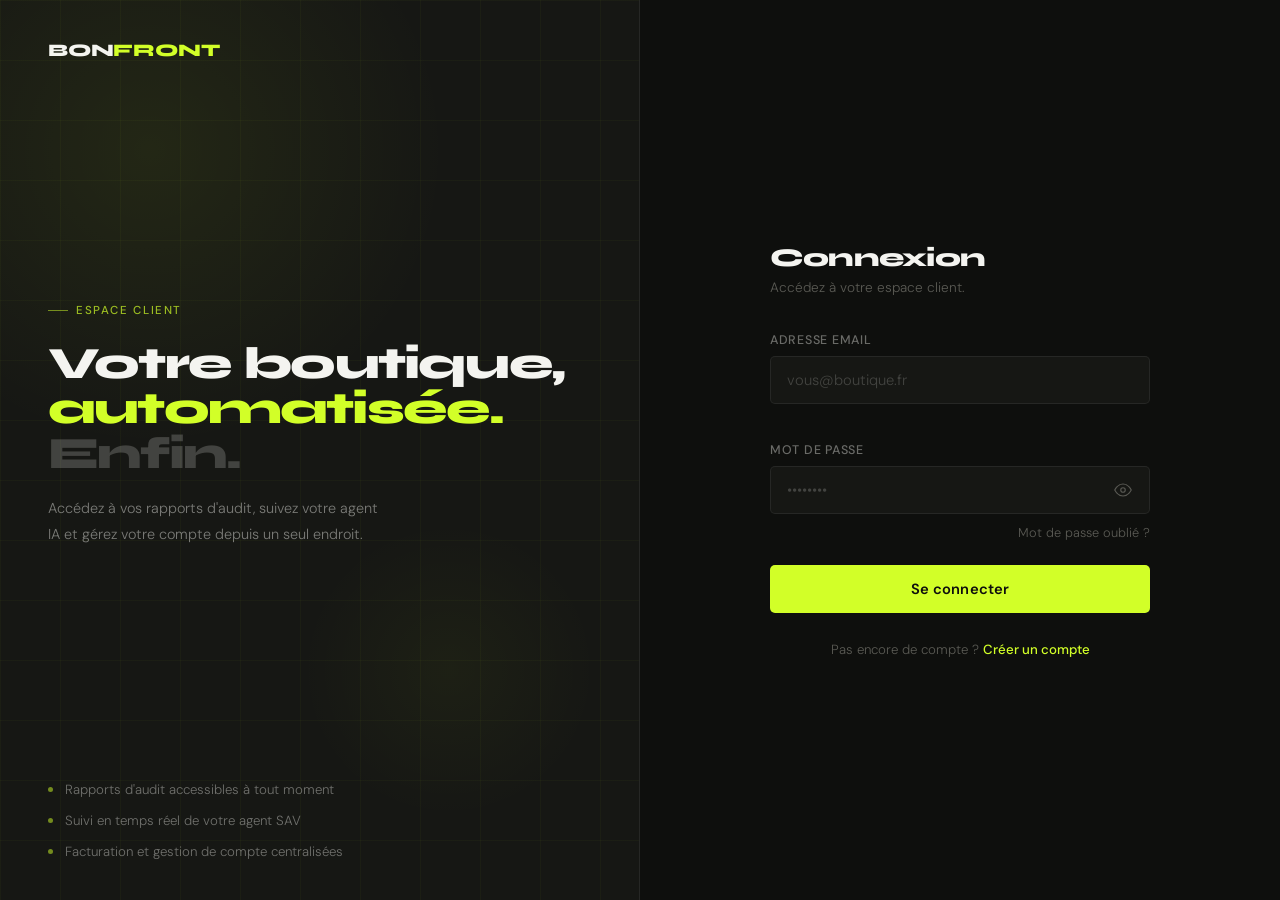
<file: espace-client.html>
<!DOCTYPE html>
<html lang="fr">
<head>
  <meta charset="UTF-8" />
  <meta name="viewport" content="width=device-width, initial-scale=1.0" />
  <title>Mon espace — Bonfront</title>
  <link rel="preconnect" href="https://fonts.googleapis.com" />
  <link rel="preconnect" href="https://fonts.gstatic.com" crossorigin />
  <link href="https://fonts.googleapis.com/css2?family=Syne:wght@700;800&family=DM+Sans:opsz,wght@9..40,300;9..40,400;9..40,500;9..40,600&display=swap" rel="stylesheet" />
  <style>
    :root {
      --bg: #0e0f0d;
      --accent: #d2ff28;
      --white: #f4f4f0;
      --grey: #5a5a54;
      --grey-light: #161714;
      --grey-mid: #222320;
      --grey-border: rgba(255,255,255,0.07);
      --success: #28ffb0;
      --warn: #ffaa28;
      --error: #ff4d4d;
    }

    *, *::before, *::after { box-sizing: border-box; margin: 0; padding: 0; }
    html { height: 100%; }

    body {
      background: var(--bg);
      color: var(--white);
      font-family: 'DM Sans', sans-serif;
      font-size: 15px;
      min-height: 100vh;
      display: grid;
      grid-template-columns: 240px 1fr;
      grid-template-rows: auto 1fr;
    }

    /* SIDEBAR */
    .sidebar {
      grid-row: 1 / 3;
      background: var(--grey-light);
      border-right: 1px solid var(--grey-border);
      display: flex;
      flex-direction: column;
      padding: 32px 0;
      position: sticky;
      top: 0;
      height: 100vh;
      overflow-y: auto;
    }

    .sidebar-logo {
      font-family: 'Syne', sans-serif;
      font-weight: 800;
      font-size: 1rem;
      color: var(--white);
      text-decoration: none;
      letter-spacing: -0.01em;
      padding: 0 24px;
      margin-bottom: 40px;
      display: block;
    }

    .sidebar-logo span { color: var(--accent); }

    .sidebar-section {
      padding: 0 12px;
      margin-bottom: 32px;
    }

    .sidebar-section-title {
      font-size: 0.65rem;
      font-weight: 500;
      letter-spacing: 0.14em;
      text-transform: uppercase;
      color: rgba(244,244,240,0.25);
      padding: 0 12px;
      margin-bottom: 8px;
    }

    .nav-item {
      display: flex;
      align-items: center;
      gap: 10px;
      padding: 9px 12px;
      border-radius: 5px;
      font-size: 0.85rem;
      font-weight: 400;
      color: rgba(244,244,240,0.45);
      text-decoration: none;
      transition: color 0.2s, background 0.2s;
      cursor: pointer;
      border: none;
      background: none;
      width: 100%;
      text-align: left;
    }

    .nav-item:hover {
      color: var(--white);
      background: rgba(255,255,255,0.05);
    }

    .nav-item.active {
      color: var(--white);
      background: rgba(210,255,40,0.07);
    }

    .nav-item.active svg { color: var(--accent); }

    .nav-item svg { flex-shrink: 0; color: inherit; transition: color 0.2s; }

    .sidebar-bottom {
      margin-top: auto;
      padding: 0 12px;
    }

    .user-card {
      display: flex;
      align-items: center;
      gap: 10px;
      padding: 12px;
      border-radius: 6px;
      background: var(--grey-mid);
      border: 1px solid var(--grey-border);
      margin-bottom: 8px;
    }

    .user-avatar {
      width: 32px; height: 32px;
      border-radius: 50%;
      background: rgba(210,255,40,0.1);
      border: 1px solid rgba(210,255,40,0.2);
      display: flex;
      align-items: center;
      justify-content: center;
      font-family: 'Syne', sans-serif;
      font-weight: 800;
      font-size: 0.75rem;
      color: var(--accent);
      flex-shrink: 0;
    }

    .user-info { flex: 1; min-width: 0; }

    .user-email {
      font-size: 0.78rem;
      font-weight: 400;
      color: var(--white);
      overflow: hidden;
      text-overflow: ellipsis;
      white-space: nowrap;
    }

    .user-role {
      font-size: 0.68rem;
      font-weight: 300;
      color: var(--grey);
    }

    .btn-logout {
      display: flex;
      align-items: center;
      gap: 8px;
      width: 100%;
      padding: 9px 12px;
      border-radius: 5px;
      font-family: 'DM Sans', sans-serif;
      font-size: 0.82rem;
      font-weight: 400;
      color: rgba(244,244,240,0.35);
      background: none;
      border: none;
      cursor: pointer;
      transition: color 0.2s, background 0.2s;
      text-align: left;
    }

    .btn-logout:hover {
      color: var(--error);
      background: rgba(255,77,77,0.05);
    }

    /* MAIN */
    main {
      padding: 40px 48px;
      overflow-y: auto;
    }

    /* PAGE SECTIONS */
    .page { display: none; }
    .page.active { display: block; }

    /* TOP BAR */
    .page-header {
      margin-bottom: 36px;
    }

    .page-tag {
      font-size: 0.7rem;
      font-weight: 500;
      letter-spacing: 0.14em;
      text-transform: uppercase;
      color: rgba(210,255,40,0.6);
      margin-bottom: 8px;
    }

    .page-title {
      font-family: 'Syne', sans-serif;
      font-weight: 800;
      font-size: 1.8rem;
      letter-spacing: -0.03em;
      margin-bottom: 4px;
    }

    .page-sub {
      font-size: 0.88rem;
      font-weight: 300;
      color: var(--grey);
    }

    /* GRID */
    .card-grid {
      display: grid;
      grid-template-columns: repeat(auto-fit, minmax(220px, 1fr));
      gap: 16px;
      margin-bottom: 32px;
    }

    .stat-card {
      background: var(--grey-light);
      border: 1px solid var(--grey-border);
      border-radius: 8px;
      padding: 24px;
      transition: border-color 0.2s;
    }

    .stat-card:hover { border-color: rgba(210,255,40,0.15); }

    .stat-card-label {
      font-size: 0.72rem;
      font-weight: 500;
      letter-spacing: 0.1em;
      text-transform: uppercase;
      color: var(--grey);
      margin-bottom: 12px;
    }

    .stat-card-value {
      font-family: 'Syne', sans-serif;
      font-weight: 800;
      font-size: 2rem;
      letter-spacing: -0.04em;
      line-height: 1;
      margin-bottom: 6px;
    }

    .stat-card-value.accent { color: var(--accent); }
    .stat-card-value.success { color: var(--success); }
    .stat-card-value.warn { color: var(--warn); }

    .stat-card-meta {
      font-size: 0.78rem;
      font-weight: 300;
      color: var(--grey);
    }

    /* SERVICE CARDS */
    .service-grid {
      display: grid;
      grid-template-columns: repeat(auto-fit, minmax(300px, 1fr));
      gap: 16px;
      margin-bottom: 32px;
    }

    .service-card {
      background: var(--grey-light);
      border: 1px solid var(--grey-border);
      border-radius: 8px;
      padding: 28px;
      transition: border-color 0.2s;
    }

    .service-card:hover { border-color: rgba(210,255,40,0.15); }

    .service-card-top {
      display: flex;
      align-items: flex-start;
      justify-content: space-between;
      margin-bottom: 20px;
    }

    .service-icon {
      width: 40px; height: 40px;
      border-radius: 8px;
      background: rgba(210,255,40,0.07);
      display: flex;
      align-items: center;
      justify-content: center;
      color: var(--accent);
    }

    .status-badge {
      display: inline-flex;
      align-items: center;
      gap: 6px;
      padding: 4px 10px;
      border-radius: 20px;
      font-size: 0.72rem;
      font-weight: 500;
      letter-spacing: 0.04em;
    }

    .status-badge.none {
      background: rgba(90,90,84,0.15);
      color: var(--grey);
      border: 1px solid rgba(90,90,84,0.2);
    }

    .status-badge.active {
      background: rgba(40,255,176,0.08);
      color: var(--success);
      border: 1px solid rgba(40,255,176,0.2);
    }

    .status-badge.pending {
      background: rgba(255,170,40,0.08);
      color: var(--warn);
      border: 1px solid rgba(255,170,40,0.2);
    }

    .status-dot {
      width: 5px; height: 5px;
      border-radius: 50%;
      background: currentColor;
      animation: pulse 2s ease-in-out infinite;
    }

    @keyframes pulse {
      0%, 100% { opacity: 1; }
      50% { opacity: 0.4; }
    }

    .service-card-title {
      font-family: 'Syne', sans-serif;
      font-weight: 700;
      font-size: 1rem;
      margin-bottom: 6px;
    }

    .service-card-desc {
      font-size: 0.83rem;
      font-weight: 300;
      color: var(--grey);
      line-height: 1.6;
      margin-bottom: 24px;
    }

    .btn-card {
      display: inline-flex;
      align-items: center;
      gap: 8px;
      font-family: 'DM Sans', sans-serif;
      font-size: 0.82rem;
      font-weight: 500;
      color: var(--accent);
      text-decoration: none;
      border: 1px solid rgba(210,255,40,0.2);
      padding: 9px 16px;
      border-radius: 4px;
      transition: background 0.2s, border-color 0.2s;
      cursor: pointer;
      background: none;
    }

    .btn-card:hover {
      background: rgba(210,255,40,0.06);
      border-color: rgba(210,255,40,0.35);
    }

    /* SECTION TITLE */
    .section-title {
      font-family: 'Syne', sans-serif;
      font-weight: 700;
      font-size: 1rem;
      letter-spacing: -0.02em;
      margin-bottom: 16px;
      color: rgba(244,244,240,0.7);
    }

    /* ACTIVITY */
    .activity-list {
      background: var(--grey-light);
      border: 1px solid var(--grey-border);
      border-radius: 8px;
      overflow: hidden;
    }

    .activity-item {
      display: flex;
      align-items: center;
      gap: 16px;
      padding: 16px 24px;
      border-bottom: 1px solid var(--grey-border);
    }

    .activity-item:last-child { border-bottom: none; }

    .activity-icon {
      width: 32px; height: 32px;
      border-radius: 6px;
      background: var(--grey-mid);
      display: flex;
      align-items: center;
      justify-content: center;
      color: var(--grey);
      flex-shrink: 0;
    }

    .activity-text {
      flex: 1;
    }

    .activity-label {
      font-size: 0.85rem;
      font-weight: 400;
      color: var(--white);
      margin-bottom: 2px;
    }

    .activity-meta {
      font-size: 0.75rem;
      font-weight: 300;
      color: var(--grey);
    }

    .activity-empty {
      padding: 48px 24px;
      text-align: center;
      font-size: 0.85rem;
      font-weight: 300;
      color: var(--grey);
    }

    /* SETTINGS PAGE */
    .settings-section {
      background: var(--grey-light);
      border: 1px solid var(--grey-border);
      border-radius: 8px;
      overflow: hidden;
      margin-bottom: 20px;
    }

    .settings-section-header {
      padding: 20px 28px;
      border-bottom: 1px solid var(--grey-border);
      font-family: 'Syne', sans-serif;
      font-weight: 700;
      font-size: 0.9rem;
      color: rgba(244,244,240,0.6);
      letter-spacing: -0.01em;
    }

    .settings-row {
      display: flex;
      align-items: center;
      justify-content: space-between;
      padding: 20px 28px;
      border-bottom: 1px solid var(--grey-border);
      gap: 24px;
    }

    .settings-row:last-child { border-bottom: none; }

    .settings-row-label {
      font-size: 0.88rem;
      font-weight: 400;
      color: var(--white);
      margin-bottom: 3px;
    }

    .settings-row-desc {
      font-size: 0.78rem;
      font-weight: 300;
      color: var(--grey);
    }

    .settings-value {
      font-size: 0.85rem;
      font-weight: 300;
      color: var(--grey);
      flex-shrink: 0;
    }

    .btn-settings {
      display: inline-flex;
      align-items: center;
      gap: 6px;
      font-family: 'DM Sans', sans-serif;
      font-size: 0.8rem;
      font-weight: 500;
      color: rgba(244,244,240,0.5);
      background: none;
      border: 1px solid var(--grey-border);
      padding: 7px 14px;
      border-radius: 4px;
      cursor: pointer;
      transition: color 0.2s, border-color 0.2s;
      flex-shrink: 0;
    }

    .btn-settings:hover {
      color: var(--white);
      border-color: rgba(255,255,255,0.15);
    }

    .btn-danger {
      color: rgba(255,77,77,0.6);
      border-color: rgba(255,77,77,0.15);
    }

    .btn-danger:hover {
      color: var(--error) !important;
      border-color: rgba(255,77,77,0.35) !important;
      background: rgba(255,77,77,0.05);
    }

    /* EMPTY STATE */
    .empty-state {
      text-align: center;
      padding: 80px 40px;
    }

    .empty-icon {
      width: 56px; height: 56px;
      border-radius: 12px;
      background: var(--grey-mid);
      display: flex;
      align-items: center;
      justify-content: center;
      margin: 0 auto 20px;
      color: var(--grey);
    }

    .empty-title {
      font-family: 'Syne', sans-serif;
      font-weight: 700;
      font-size: 1rem;
      margin-bottom: 8px;
    }

    .empty-desc {
      font-size: 0.85rem;
      font-weight: 300;
      color: var(--grey);
      margin-bottom: 24px;
      line-height: 1.6;
    }

    /* DIVIDER */
    .divider-line {
      height: 1px;
      background: var(--grey-border);
      margin: 32px 0;
    }

    /* RESPONSIVE */
    @media (max-width: 900px) {
      body { grid-template-columns: 1fr; }
      .sidebar {
        grid-row: auto;
        height: auto;
        position: static;
        flex-direction: row;
        flex-wrap: wrap;
        padding: 16px;
        gap: 8px;
      }
      .sidebar-logo { margin-bottom: 0; padding: 0; }
      .sidebar-section { display: none; }
      .sidebar-bottom { display: none; }
      main { padding: 24px 20px; }
    }
  </style>
</head>
<body>

  <!-- SIDEBAR -->
  <aside class="sidebar">
    <a href="index.html" class="sidebar-logo">BON<span>FRONT</span></a>

    <div class="sidebar-section">
      <div class="sidebar-section-title">Navigation</div>
      <a class="nav-item active" data-page="dashboard" onclick="showPage('dashboard')">
        <svg width="16" height="16" viewBox="0 0 24 24" fill="none" stroke="currentColor" stroke-width="1.5" stroke-linecap="round" stroke-linejoin="round"><rect x="3" y="3" width="7" height="7"/><rect x="14" y="3" width="7" height="7"/><rect x="14" y="14" width="7" height="7"/><rect x="3" y="14" width="7" height="7"/></svg>
        Vue d'ensemble
      </a>
      <a class="nav-item" data-page="services" onclick="showPage('services')">
        <svg width="16" height="16" viewBox="0 0 24 24" fill="none" stroke="currentColor" stroke-width="1.5" stroke-linecap="round" stroke-linejoin="round"><path d="M21 16V8a2 2 0 00-1-1.73l-7-4a2 2 0 00-2 0l-7 4A2 2 0 003 8v8a2 2 0 001 1.73l7 4a2 2 0 002 0l7-4A2 2 0 0021 16z"/></svg>
        Mes services
      </a>
      <a class="nav-item" data-page="rapports" onclick="showPage('rapports')">
        <svg width="16" height="16" viewBox="0 0 24 24" fill="none" stroke="currentColor" stroke-width="1.5" stroke-linecap="round" stroke-linejoin="round"><path d="M14 2H6a2 2 0 00-2 2v16a2 2 0 002 2h12a2 2 0 002-2V8z"/><polyline points="14 2 14 8 20 8"/><line x1="16" y1="13" x2="8" y2="13"/><line x1="16" y1="17" x2="8" y2="17"/><polyline points="10 9 9 9 8 9"/></svg>
        Rapports
      </a>
      <a class="nav-item" data-page="activite" onclick="showPage('activite')">
        <svg width="16" height="16" viewBox="0 0 24 24" fill="none" stroke="currentColor" stroke-width="1.5" stroke-linecap="round" stroke-linejoin="round"><polyline points="22 12 18 12 15 21 9 3 6 12 2 12"/></svg>
        Activité
      </a>
    </div>

    <div class="sidebar-section">
      <div class="sidebar-section-title">Compte</div>
      <a class="nav-item" data-page="parametres" onclick="showPage('parametres')">
        <svg width="16" height="16" viewBox="0 0 24 24" fill="none" stroke="currentColor" stroke-width="1.5" stroke-linecap="round" stroke-linejoin="round"><circle cx="12" cy="12" r="3"/><path d="M19.4 15a1.65 1.65 0 00.33 1.82l.06.06a2 2 0 010 2.83 2 2 0 01-2.83 0l-.06-.06a1.65 1.65 0 00-1.82-.33 1.65 1.65 0 00-1 1.51V21a2 2 0 01-4 0v-.09A1.65 1.65 0 009 19.4a1.65 1.65 0 00-1.82.33l-.06.06a2 2 0 01-2.83-2.83l.06-.06A1.65 1.65 0 004.68 15a1.65 1.65 0 00-1.51-1H3a2 2 0 010-4h.09A1.65 1.65 0 004.6 9a1.65 1.65 0 00-.33-1.82l-.06-.06a2 2 0 012.83-2.83l.06.06A1.65 1.65 0 009 4.68a1.65 1.65 0 001-1.51V3a2 2 0 014 0v.09a1.65 1.65 0 001 1.51 1.65 1.65 0 001.82-.33l.06-.06a2 2 0 012.83 2.83l-.06.06A1.65 1.65 0 0019.4 9a1.65 1.65 0 001.51 1H21a2 2 0 010 4h-.09a1.65 1.65 0 00-1.51 1z"/></svg>
        Paramètres
      </a>
    </div>

    <div class="sidebar-bottom">
      <div class="user-card">
        <div class="user-avatar" id="user-avatar">?</div>
        <div class="user-info">
          <div class="user-email" id="user-email">-</div>
          <div class="user-role">Client</div>
        </div>
      </div>
      <button class="btn-logout" onclick="logout()">
        <svg width="15" height="15" viewBox="0 0 24 24" fill="none" stroke="currentColor" stroke-width="1.5" stroke-linecap="round" stroke-linejoin="round"><path d="M9 21H5a2 2 0 01-2-2V5a2 2 0 012-2h4"/><polyline points="16 17 21 12 16 7"/><line x1="21" y1="12" x2="9" y2="12"/></svg>
        Se déconnecter
      </button>
    </div>
  </aside>

  <!-- MAIN -->
  <main>

    <!-- DASHBOARD -->
    <div class="page active" id="page-dashboard">
      <div class="page-header">
        <div class="page-tag">Espace client</div>
        <h1 class="page-title" id="welcome-title">Bonjour —</h1>
        <p class="page-sub">Voici un aperçu de votre espace.</p>
      </div>

      <div class="card-grid">
        <div class="stat-card">
          <div class="stat-card-label">Services actifs</div>
          <div class="stat-card-value accent">0</div>
          <div class="stat-card-meta">Aucun service en cours</div>
        </div>
        <div class="stat-card">
          <div class="stat-card-label">Rapports disponibles</div>
          <div class="stat-card-value">0</div>
          <div class="stat-card-meta">Aucun rapport pour l'instant</div>
        </div>
        <div class="stat-card">
          <div class="stat-card-label">Prochaine échéance</div>
          <div class="stat-card-value warn">-</div>
          <div class="stat-card-meta">Aucune échéance prévue</div>
        </div>
      </div>

      <div class="divider-line"></div>
      <div class="section-title">Démarrer</div>

      <div class="service-grid">
        <div class="service-card">
          <div class="service-card-top">
            <div class="service-icon">
              <svg width="20" height="20" viewBox="0 0 24 24" fill="none" stroke="currentColor" stroke-width="1.5" stroke-linecap="round" stroke-linejoin="round"><path d="M9 11l3 3L22 4"/><path d="M21 12v7a2 2 0 01-2 2H5a2 2 0 01-2-2V5a2 2 0 012-2h11"/></svg>
            </div>
            <span class="status-badge none">Non commandé</span>
          </div>
          <div class="service-card-title">Audit e-commerce</div>
          <div class="service-card-desc">Analyse complète de votre boutique livrée en 48h. Fiches produits, SAV, tunnel d'achat.</div>
          <a href="audit.html" class="btn-card">
            Commander — 49€
            <svg width="13" height="13" viewBox="0 0 16 16" fill="none"><path d="M3 8h10M9 4l4 4-4 4" stroke="currentColor" stroke-width="1.5" stroke-linecap="round" stroke-linejoin="round"/></svg>
          </a>
        </div>

        <div class="service-card">
          <div class="service-card-top">
            <div class="service-icon">
              <svg width="20" height="20" viewBox="0 0 24 24" fill="none" stroke="currentColor" stroke-width="1.5" stroke-linecap="round" stroke-linejoin="round"><path d="M21 15a2 2 0 01-2 2H7l-4 4V5a2 2 0 012-2h14a2 2 0 012 2z"/></svg>
            </div>
            <span class="status-badge none">Non activé</span>
          </div>
          <div class="service-card-title">Agent IA SAV</div>
          <div class="service-card-desc">Un agent formé sur votre boutique qui répond à vos clients 24h/24. Dès 29€/mois.</div>
          <a href="agent.html" class="btn-card">
            En savoir plus
            <svg width="13" height="13" viewBox="0 0 16 16" fill="none"><path d="M3 8h10M9 4l4 4-4 4" stroke="currentColor" stroke-width="1.5" stroke-linecap="round" stroke-linejoin="round"/></svg>
          </a>
        </div>
      </div>
    </div>

    <!-- SERVICES -->
    <div class="page" id="page-services">
      <div class="page-header">
        <div class="page-tag">Mes services</div>
        <h1 class="page-title">Services</h1>
        <p class="page-sub">L'ensemble de vos services Bonfront.</p>
      </div>
      <div class="service-grid">
        <div class="service-card">
          <div class="service-card-top">
            <div class="service-icon">
              <svg width="20" height="20" viewBox="0 0 24 24" fill="none" stroke="currentColor" stroke-width="1.5" stroke-linecap="round" stroke-linejoin="round"><path d="M9 11l3 3L22 4"/><path d="M21 12v7a2 2 0 01-2 2H5a2 2 0 01-2-2V5a2 2 0 012-2h11"/></svg>
            </div>
            <span class="status-badge none">Non commandé</span>
          </div>
          <div class="service-card-title">Audit e-commerce</div>
          <div class="service-card-desc">Analyse complète de votre boutique livrée en 48h.</div>
          <a href="audit.html" class="btn-card">Commander — 49€</a>
        </div>
        <div class="service-card">
          <div class="service-card-top">
            <div class="service-icon">
              <svg width="20" height="20" viewBox="0 0 24 24" fill="none" stroke="currentColor" stroke-width="1.5" stroke-linecap="round" stroke-linejoin="round"><path d="M21 15a2 2 0 01-2 2H7l-4 4V5a2 2 0 012-2h14a2 2 0 012 2z"/></svg>
            </div>
            <span class="status-badge none">Non activé</span>
          </div>
          <div class="service-card-title">Agent IA SAV</div>
          <div class="service-card-desc">Réponses automatiques 24h/24 pour votre boutique.</div>
          <a href="agent.html" class="btn-card">En savoir plus</a>
        </div>
      </div>
    </div>

    <!-- RAPPORTS -->
    <div class="page" id="page-rapports">
      <div class="page-header">
        <div class="page-tag">Rapports</div>
        <h1 class="page-title">Rapports</h1>
        <p class="page-sub">Vos rapports d'audit disponibles en téléchargement.</p>
      </div>
      <div class="activity-list">
        <div class="activity-empty">Aucun rapport pour l'instant. Commandez un audit pour commencer.</div>
      </div>
    </div>

    <!-- ACTIVITE -->
    <div class="page" id="page-activite">
      <div class="page-header">
        <div class="page-tag">Activité</div>
        <h1 class="page-title">Activité</h1>
        <p class="page-sub">Historique de votre compte.</p>
      </div>
      <div class="activity-list" id="activity-list">
        <div class="activity-empty">Aucune activité pour l'instant.</div>
      </div>
    </div>

    <!-- PARAMETRES -->
    <div class="page" id="page-parametres">
      <div class="page-header">
        <div class="page-tag">Compte</div>
        <h1 class="page-title">Paramètres</h1>
        <p class="page-sub">Gérez vos informations de compte.</p>
      </div>

      <div class="settings-section">
        <div class="settings-section-header">Informations</div>
        <div class="settings-row">
          <div>
            <div class="settings-row-label">Adresse email</div>
            <div class="settings-row-desc">Votre identifiant de connexion</div>
          </div>
          <div class="settings-value" id="settings-email">-</div>
        </div>
        <div class="settings-row">
          <div>
            <div class="settings-row-label">Mot de passe</div>
            <div class="settings-row-desc">Dernière modification : inconnue</div>
          </div>
          <button class="btn-settings">Modifier</button>
        </div>
      </div>

      <div class="settings-section">
        <div class="settings-section-header">Danger</div>
        <div class="settings-row">
          <div>
            <div class="settings-row-label">Supprimer le compte</div>
            <div class="settings-row-desc">Action irréversible. Toutes vos données seront effacées.</div>
          </div>
          <button class="btn-settings btn-danger" onclick="deleteAccount()">Supprimer</button>
        </div>
      </div>
    </div>

  </main>

  <script>
    // AUTH GUARD
    (function() {
      const token = sessionStorage.getItem('bonfront_auth');
      if (!token || token !== 'granted') {
        window.location.replace('login.html');
      }
    })();

    // USER INFO
    const email = sessionStorage.getItem('bonfront_user') || '';
    const initials = email ? email[0].toUpperCase() : '?';

    document.getElementById('user-avatar').textContent = initials;
    document.getElementById('user-email').textContent = email;
    document.getElementById('settings-email').textContent = email;

    const firstName = email.split('@')[0];
    document.getElementById('welcome-title').textContent = 'Bonjour, ' + firstName + '.';

    // PAGE NAV
    function showPage(id) {
      document.querySelectorAll('.page').forEach(p => p.classList.remove('active'));
      document.querySelectorAll('.nav-item').forEach(n => n.classList.remove('active'));
      document.getElementById('page-' + id).classList.add('active');
      document.querySelector('[data-page="' + id + '"]').classList.add('active');
    }

    // LOGOUT
    function logout() {
      sessionStorage.removeItem('bonfront_auth');
      sessionStorage.removeItem('bonfront_user');
      window.location.replace('login.html');
    }

    // DELETE ACCOUNT
    function deleteAccount() {
      if (!confirm('Supprimer définitivement votre compte ? Cette action est irréversible.')) return;
      const accounts = JSON.parse(localStorage.getItem('bonfront_accounts') || '{}');
      delete accounts[email];
      localStorage.setItem('bonfront_accounts', JSON.stringify(accounts));
      logout();
    }
  </script>

</body>
</html>
</file>
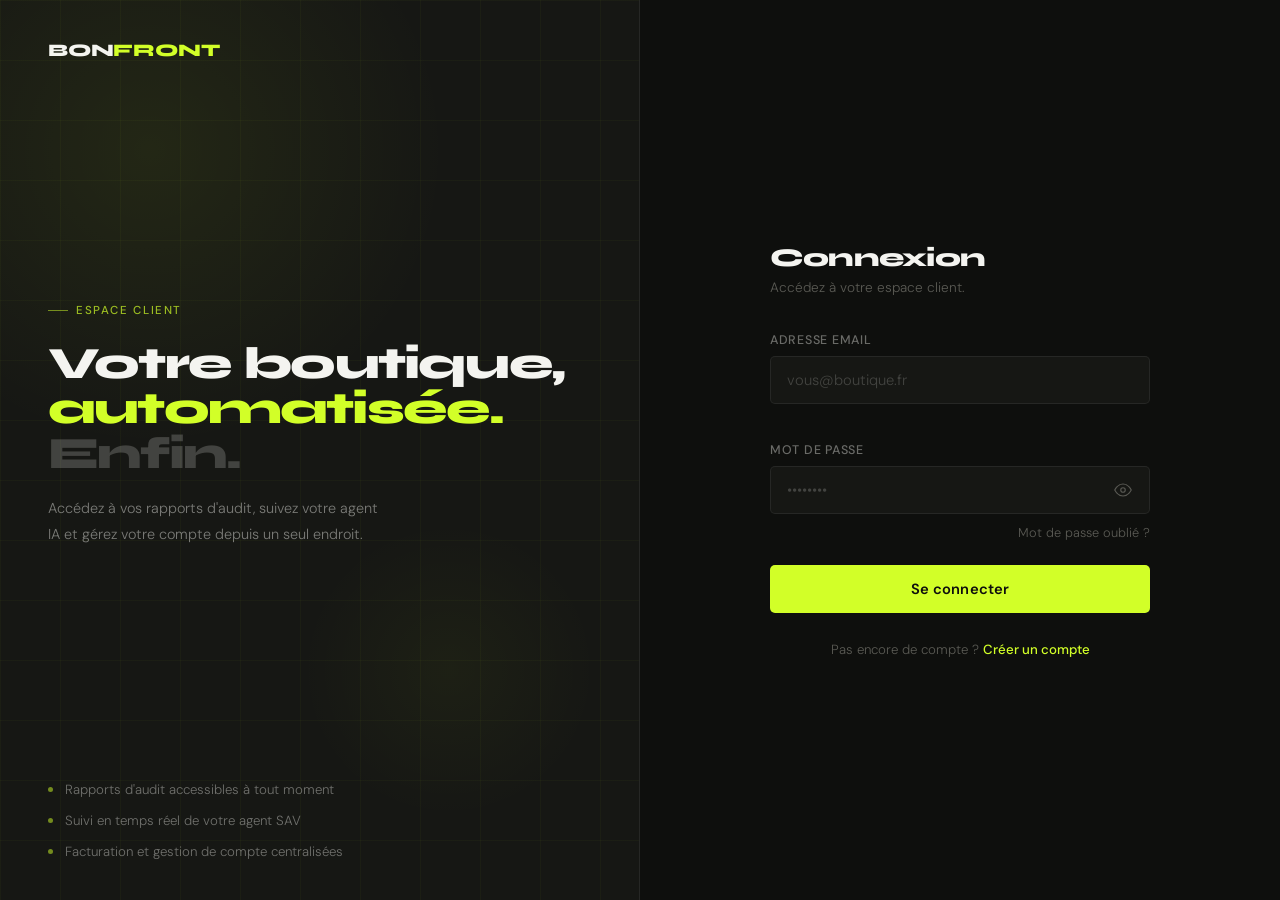
<file: login.html>
<!DOCTYPE html>
<html lang="fr">
<head>
  <meta charset="UTF-8" />
  <meta name="viewport" content="width=device-width, initial-scale=1.0" />
  <title>Connexion — Bonfront</title>
  <link rel="preconnect" href="https://fonts.googleapis.com" />
  <link rel="preconnect" href="https://fonts.gstatic.com" crossorigin />
  <link href="https://fonts.googleapis.com/css2?family=Syne:wght@700;800&family=DM+Sans:opsz,wght@9..40,300;9..40,400;9..40,500;9..40,600&display=swap" rel="stylesheet" />
  <style>
    :root {
      --bg: #0e0f0d;
      --accent: #d2ff28;
      --white: #f4f4f0;
      --grey: #5a5a54;
      --grey-light: #161714;
      --grey-mid: #222320;
      --grey-border: rgba(255,255,255,0.07);
      --error: #ff4d4d;
      --success: #28ffb0;
    }

    *, *::before, *::after { box-sizing: border-box; margin: 0; padding: 0; }
    html, body { height: 100%; }

    body {
      background: var(--bg);
      color: var(--white);
      font-family: 'DM Sans', sans-serif;
      min-height: 100vh;
      display: grid;
      grid-template-columns: 1fr 1fr;
    }

    /* LEFT PANEL */
    .left {
      position: relative;
      display: flex;
      flex-direction: column;
      justify-content: space-between;
      padding: 40px 48px;
      overflow: hidden;
      background: var(--grey-light);
      border-right: 1px solid var(--grey-border);
      min-height: 100vh;
    }

    .left-glow {
      position: absolute;
      width: 600px; height: 600px;
      border-radius: 50%;
      background: radial-gradient(circle, rgba(210,255,40,0.07) 0%, transparent 70%);
      top: -150px; left: -150px;
      pointer-events: none;
    }

    .left-glow-2 {
      position: absolute;
      width: 300px; height: 300px;
      border-radius: 50%;
      background: radial-gradient(circle, rgba(210,255,40,0.04) 0%, transparent 70%);
      bottom: 80px; right: 40px;
      pointer-events: none;
    }

    /* Grid lines */
    .left-grid {
      position: absolute;
      inset: 0;
      background-image:
        linear-gradient(rgba(210,255,40,0.03) 1px, transparent 1px),
        linear-gradient(90deg, rgba(210,255,40,0.03) 1px, transparent 1px);
      background-size: 60px 60px;
      pointer-events: none;
    }

    .left-top {
      position: relative;
      z-index: 2;
    }

    .logo {
      font-family: 'Syne', sans-serif;
      font-weight: 800;
      font-size: 1.1rem;
      color: var(--white);
      text-decoration: none;
      letter-spacing: -0.01em;
    }

    .logo span { color: var(--accent); }

    .left-middle {
      position: relative;
      z-index: 2;
    }

    .left-tag {
      display: inline-flex;
      align-items: center;
      gap: 8px;
      font-size: 0.72rem;
      font-weight: 500;
      letter-spacing: 0.14em;
      text-transform: uppercase;
      color: rgba(210,255,40,0.7);
      margin-bottom: 24px;
    }

    .left-tag::before {
      content: '';
      display: block;
      width: 20px; height: 1px;
      background: var(--accent);
      opacity: 0.5;
    }

    .left-title {
      font-family: 'Syne', sans-serif;
      font-weight: 800;
      font-size: clamp(2rem, 3.5vw, 3rem);
      line-height: 1.0;
      letter-spacing: -0.04em;
      margin-bottom: 20px;
    }

    .left-title .accent { color: var(--accent); }
    .left-title .dim { color: rgba(244,244,240,0.2); }

    .left-desc {
      font-size: 0.9rem;
      font-weight: 300;
      color: rgba(244,244,240,0.45);
      line-height: 1.75;
      max-width: 340px;
    }

    .left-bottom {
      position: relative;
      z-index: 2;
    }

    .left-features {
      display: flex;
      flex-direction: column;
      gap: 14px;
    }

    .feature {
      display: flex;
      align-items: center;
      gap: 12px;
      font-size: 0.83rem;
      font-weight: 300;
      color: rgba(244,244,240,0.4);
    }

    .feature-dot {
      width: 5px; height: 5px;
      border-radius: 50%;
      background: var(--accent);
      opacity: 0.5;
      flex-shrink: 0;
    }

    /* RIGHT PANEL */
    .right {
      display: flex;
      flex-direction: column;
      justify-content: center;
      align-items: center;
      padding: 60px 48px;
      position: relative;
    }

    .form-box {
      width: 100%;
      max-width: 380px;
    }

    /* VIEW SWITCHER */
    .view { display: none; }
    .view.active { display: block; }

    .form-title {
      font-family: 'Syne', sans-serif;
      font-weight: 800;
      font-size: 1.6rem;
      letter-spacing: -0.03em;
      margin-bottom: 6px;
    }

    .form-sub {
      font-size: 0.85rem;
      font-weight: 300;
      color: var(--grey);
      margin-bottom: 36px;
    }

    /* FIELDS */
    .field {
      margin-bottom: 16px;
    }

    .field label {
      display: block;
      font-size: 0.78rem;
      font-weight: 500;
      letter-spacing: 0.06em;
      text-transform: uppercase;
      color: rgba(244,244,240,0.4);
      margin-bottom: 8px;
    }

    .field-wrap {
      position: relative;
    }

    .field input {
      width: 100%;
      background: var(--grey-light);
      border: 1px solid var(--grey-border);
      border-radius: 5px;
      padding: 13px 16px;
      font-family: 'DM Sans', sans-serif;
      font-size: 0.92rem;
      font-weight: 300;
      color: var(--white);
      outline: none;
      transition: border-color 0.2s, background 0.2s;
      appearance: none;
    }

    .field input::placeholder { color: rgba(244,244,240,0.2); }

    .field input:focus {
      border-color: rgba(210,255,40,0.3);
      background: var(--grey-mid);
    }

    .field input.error { border-color: rgba(255,77,77,0.4); }
    .field input.valid { border-color: rgba(40,255,176,0.25); }

    /* Password toggle */
    .toggle-pw {
      position: absolute;
      right: 14px;
      top: 50%;
      transform: translateY(-50%);
      background: none;
      border: none;
      cursor: pointer;
      color: var(--grey);
      padding: 4px;
      display: flex;
      align-items: center;
      transition: color 0.2s;
    }

    .toggle-pw:hover { color: var(--white); }

    /* Strength bar */
    .strength-bar {
      display: flex;
      gap: 4px;
      margin-top: 8px;
      height: 3px;
    }

    .strength-seg {
      flex: 1;
      border-radius: 2px;
      background: var(--grey-mid);
      transition: background 0.3s;
    }

    .strength-seg.fill-weak { background: var(--error); }
    .strength-seg.fill-medium { background: #ffaa28; }
    .strength-seg.fill-strong { background: var(--success); }

    .strength-label {
      font-size: 0.72rem;
      font-weight: 300;
      color: var(--grey);
      margin-top: 6px;
    }

    /* Field hint */
    .field-hint {
      font-size: 0.75rem;
      font-weight: 300;
      margin-top: 6px;
      min-height: 16px;
      transition: color 0.2s;
    }

    .field-hint.err { color: var(--error); }
    .field-hint.ok { color: var(--success); }

    /* Forgot */
    .forgot-link {
      display: block;
      text-align: right;
      font-size: 0.8rem;
      font-weight: 300;
      color: var(--grey);
      text-decoration: none;
      margin-top: -6px;
      margin-bottom: 24px;
      transition: color 0.2s;
    }

    .forgot-link:hover { color: var(--accent); }

    /* Submit */
    .btn-submit {
      width: 100%;
      background: var(--accent);
      color: var(--bg);
      border: none;
      border-radius: 5px;
      padding: 14px 24px;
      font-family: 'DM Sans', sans-serif;
      font-size: 0.92rem;
      font-weight: 600;
      cursor: pointer;
      transition: opacity 0.2s, transform 0.15s;
      margin-top: 8px;
      display: flex;
      align-items: center;
      justify-content: center;
      gap: 8px;
      letter-spacing: 0.01em;
    }

    .btn-submit:hover { opacity: 0.88; transform: translateY(-1px); }
    .btn-submit:active { transform: translateY(0); }

    .btn-submit.loading { opacity: 0.6; pointer-events: none; }

    /* Spinner */
    .spinner {
      width: 16px; height: 16px;
      border: 2px solid rgba(14,15,13,0.3);
      border-top-color: var(--bg);
      border-radius: 50%;
      animation: spin 0.7s linear infinite;
      display: none;
    }

    .btn-submit.loading .spinner { display: block; }
    .btn-submit.loading .btn-text { display: none; }

    @keyframes spin { to { transform: rotate(360deg); } }

    /* Global message */
    .global-msg {
      border-radius: 5px;
      padding: 12px 16px;
      font-size: 0.85rem;
      font-weight: 300;
      margin-bottom: 20px;
      display: none;
      line-height: 1.5;
    }

    .global-msg.err {
      display: block;
      background: rgba(255,77,77,0.08);
      border: 1px solid rgba(255,77,77,0.2);
      color: #ff8080;
    }

    .global-msg.ok {
      display: block;
      background: rgba(40,255,176,0.06);
      border: 1px solid rgba(40,255,176,0.2);
      color: var(--success);
    }

    /* Switch link */
    .switch-line {
      text-align: center;
      font-size: 0.83rem;
      font-weight: 300;
      color: var(--grey);
      margin-top: 28px;
    }

    .switch-line a {
      color: var(--accent);
      text-decoration: none;
      font-weight: 500;
      transition: opacity 0.2s;
    }

    .switch-line a:hover { opacity: 0.75; }

    /* Divider */
    .divider {
      display: flex;
      align-items: center;
      gap: 12px;
      margin: 24px 0;
    }

    .divider::before, .divider::after {
      content: '';
      flex: 1;
      height: 1px;
      background: var(--grey-border);
    }

    .divider span {
      font-size: 0.75rem;
      font-weight: 300;
      color: var(--grey);
      letter-spacing: 0.06em;
    }

    /* FORGOT VIEW */
    .back-link {
      display: inline-flex;
      align-items: center;
      gap: 6px;
      font-size: 0.82rem;
      font-weight: 300;
      color: var(--grey);
      text-decoration: none;
      margin-bottom: 32px;
      transition: color 0.2s;
    }

    .back-link:hover { color: var(--white); }

    /* RESPONSIVE */
    @media (max-width: 768px) {
      body { grid-template-columns: 1fr; }
      .left { display: none; }
      .right { padding: 40px 24px; justify-content: flex-start; padding-top: 80px; }

      .right::before {
        content: 'BONFRONT';
        position: fixed;
        top: 24px; left: 24px;
        font-family: 'Syne', sans-serif;
        font-weight: 800;
        font-size: 1rem;
        color: var(--white);
      }
    }
  </style>
</head>
<body>

  <!-- LEFT PANEL -->
  <div class="left">
    <div class="left-glow"></div>
    <div class="left-glow-2"></div>
    <div class="left-grid"></div>

    <div class="left-top">
      <a href="index.html" class="logo">BON<span>FRONT</span></a>
    </div>

    <div class="left-middle">
      <div class="left-tag">Espace client</div>
      <h1 class="left-title">
        Votre boutique,<br>
        <span class="accent">automatisée.</span><br>
        <span class="dim">Enfin.</span>
      </h1>
      <p class="left-desc">
        Accédez à vos rapports d'audit, suivez votre agent IA et gérez votre compte depuis un seul endroit.
      </p>
    </div>

    <div class="left-bottom">
      <div class="left-features">
        <div class="feature"><div class="feature-dot"></div>Rapports d'audit accessibles à tout moment</div>
        <div class="feature"><div class="feature-dot"></div>Suivi en temps réel de votre agent SAV</div>
        <div class="feature"><div class="feature-dot"></div>Facturation et gestion de compte centralisées</div>
      </div>
    </div>
  </div>

  <!-- RIGHT PANEL -->
  <div class="right">
    <div class="form-box">

      <!-- LOGIN VIEW -->
      <div class="view active" id="view-login">
        <h2 class="form-title">Connexion</h2>
        <p class="form-sub">Accédez à votre espace client.</p>

        <div class="global-msg" id="login-msg"></div>

        <div class="field">
          <label for="login-email">Adresse email</label>
          <input type="email" id="login-email" placeholder="vous@boutique.fr" autocomplete="email" />
          <div class="field-hint" id="login-email-hint"></div>
        </div>

        <div class="field">
          <label for="login-pw">Mot de passe</label>
          <div class="field-wrap">
            <input type="password" id="login-pw" placeholder="••••••••" autocomplete="current-password" />
            <button type="button" class="toggle-pw" data-target="login-pw" aria-label="Afficher le mot de passe">
              <svg id="eye-login" width="18" height="18" viewBox="0 0 24 24" fill="none" stroke="currentColor" stroke-width="1.5" stroke-linecap="round" stroke-linejoin="round"><path d="M1 12s4-8 11-8 11 8 11 8-4 8-11 8-11-8-11-8z"/><circle cx="12" cy="12" r="3"/></svg>
            </button>
          </div>
        </div>

        <a href="#" class="forgot-link" id="go-forgot">Mot de passe oublié ?</a>

        <button class="btn-submit" id="btn-login">
          <span class="btn-text">Se connecter</span>
          <div class="spinner"></div>
        </button>

        <div class="switch-line">
          Pas encore de compte ? <a href="#" id="go-signup">Créer un compte</a>
        </div>
      </div>

      <!-- SIGNUP VIEW -->
      <div class="view" id="view-signup">
        <h2 class="form-title">Créer un compte</h2>
        <p class="form-sub">Rejoignez Bonfront en quelques secondes.</p>

        <div class="global-msg" id="signup-msg"></div>

        <div class="field">
          <label for="signup-email">Adresse email</label>
          <input type="email" id="signup-email" placeholder="vous@boutique.fr" autocomplete="email" />
          <div class="field-hint" id="signup-email-hint"></div>
        </div>

        <div class="field">
          <label for="signup-pw">Mot de passe</label>
          <div class="field-wrap">
            <input type="password" id="signup-pw" placeholder="••••••••" autocomplete="new-password" />
            <button type="button" class="toggle-pw" data-target="signup-pw" aria-label="Afficher le mot de passe">
              <svg width="18" height="18" viewBox="0 0 24 24" fill="none" stroke="currentColor" stroke-width="1.5" stroke-linecap="round" stroke-linejoin="round"><path d="M1 12s4-8 11-8 11 8 11 8-4 8-11 8-11-8-11-8z"/><circle cx="12" cy="12" r="3"/></svg>
            </button>
          </div>
          <div class="strength-bar" id="strength-bar">
            <div class="strength-seg" id="seg1"></div>
            <div class="strength-seg" id="seg2"></div>
            <div class="strength-seg" id="seg3"></div>
          </div>
          <div class="strength-label" id="strength-label"></div>
        </div>

        <div class="field">
          <label for="signup-confirm">Confirmation du mot de passe</label>
          <div class="field-wrap">
            <input type="password" id="signup-confirm" placeholder="••••••••" autocomplete="new-password" />
            <button type="button" class="toggle-pw" data-target="signup-confirm" aria-label="Afficher le mot de passe">
              <svg width="18" height="18" viewBox="0 0 24 24" fill="none" stroke="currentColor" stroke-width="1.5" stroke-linecap="round" stroke-linejoin="round"><path d="M1 12s4-8 11-8 11 8 11 8-4 8-11 8-11-8-11-8z"/><circle cx="12" cy="12" r="3"/></svg>
            </button>
          </div>
          <div class="field-hint" id="confirm-hint"></div>
        </div>

        <button class="btn-submit" id="btn-signup">
          <span class="btn-text">Créer mon compte</span>
          <div class="spinner"></div>
        </button>

        <div class="switch-line">
          Déjà un compte ? <a href="#" id="go-login">Se connecter</a>
        </div>
      </div>

      <!-- FORGOT VIEW -->
      <div class="view" id="view-forgot">
        <a href="#" class="back-link" id="go-back-login">
          <svg width="14" height="14" viewBox="0 0 16 16" fill="none"><path d="M13 8H3M7 4l-4 4 4 4" stroke="currentColor" stroke-width="1.5" stroke-linecap="round" stroke-linejoin="round"/></svg>
          Retour à la connexion
        </a>

        <h2 class="form-title">Mot de passe oublié</h2>
        <p class="form-sub">Entrez votre email et nous vous enverrons un lien de réinitialisation.</p>

        <div class="global-msg" id="forgot-msg"></div>

        <div class="field">
          <label for="forgot-email">Adresse email</label>
          <input type="email" id="forgot-email" placeholder="vous@boutique.fr" autocomplete="email" />
          <div class="field-hint" id="forgot-email-hint"></div>
        </div>

        <button class="btn-submit" id="btn-forgot">
          <span class="btn-text">Envoyer le lien</span>
          <div class="spinner"></div>
        </button>
      </div>

    </div>
  </div>

  <script>
    // --- VIEW SWITCHING ---
    function showView(id) {
      document.querySelectorAll('.view').forEach(v => v.classList.remove('active'));
      document.getElementById('view-' + id).classList.add('active');
      clearAllMessages();
    }

    document.getElementById('go-signup').addEventListener('click', e => { e.preventDefault(); showView('signup'); });
    document.getElementById('go-login').addEventListener('click', e => { e.preventDefault(); showView('login'); });
    document.getElementById('go-forgot').addEventListener('click', e => { e.preventDefault(); showView('forgot'); });
    document.getElementById('go-back-login').addEventListener('click', e => { e.preventDefault(); showView('login'); });

    // --- PASSWORD TOGGLE ---
    document.querySelectorAll('.toggle-pw').forEach(btn => {
      btn.addEventListener('click', () => {
        const input = document.getElementById(btn.dataset.target);
        input.type = input.type === 'password' ? 'text' : 'password';
        btn.style.color = input.type === 'text' ? 'var(--accent)' : '';
      });
    });

    // --- STRENGTH METER ---
    document.getElementById('signup-pw').addEventListener('input', function() {
      const val = this.value;
      const segs = [document.getElementById('seg1'), document.getElementById('seg2'), document.getElementById('seg3')];
      const label = document.getElementById('strength-label');

      segs.forEach(s => { s.className = 'strength-seg'; });

      if (!val) { label.textContent = ''; return; }

      let score = 0;
      if (val.length >= 8) score++;
      if (/[A-Z]/.test(val) && /[0-9]/.test(val)) score++;
      if (/[^A-Za-z0-9]/.test(val)) score++;

      const levels = [
        { cls: 'fill-weak', text: 'Faible' },
        { cls: 'fill-medium', text: 'Moyen' },
        { cls: 'fill-strong', text: 'Fort' }
      ];

      for (let i = 0; i < score; i++) segs[i].classList.add(levels[score - 1].cls);
      label.textContent = levels[score - 1].text;
      label.style.color = score === 1 ? 'var(--error)' : score === 2 ? '#ffaa28' : 'var(--success)';
    });

    // --- CONFIRM MATCH ---
    document.getElementById('signup-confirm').addEventListener('input', function() {
      const pw = document.getElementById('signup-pw').value;
      const hint = document.getElementById('confirm-hint');
      if (!this.value) { hint.textContent = ''; this.className = ''; return; }
      if (this.value === pw) {
        hint.textContent = 'Les mots de passe correspondent.';
        hint.className = 'field-hint ok';
        this.classList.remove('error'); this.classList.add('valid');
      } else {
        hint.textContent = 'Les mots de passe ne correspondent pas.';
        hint.className = 'field-hint err';
        this.classList.remove('valid'); this.classList.add('error');
      }
    });

    // --- MESSAGES ---
    function showMsg(id, text, type) {
      const el = document.getElementById(id);
      el.textContent = text;
      el.className = 'global-msg ' + type;
    }

    function clearAllMessages() {
      document.querySelectorAll('.global-msg').forEach(el => {
        el.textContent = '';
        el.className = 'global-msg';
      });
    }

    // --- SIMPLE HASH (djb2) ---
    function hash(str) {
      let h = 5381;
      for (let i = 0; i < str.length; i++) h = ((h << 5) + h) ^ str.charCodeAt(i);
      return (h >>> 0).toString(16);
    }

    // --- STORAGE ---
    function getAccounts() {
      try { return JSON.parse(localStorage.getItem('bonfront_accounts') || '{}'); } catch { return {}; }
    }

    function saveAccounts(obj) {
      localStorage.setItem('bonfront_accounts', JSON.stringify(obj));
    }

    function fakeDelay(ms) { return new Promise(r => setTimeout(r, ms)); }

    function setLoading(btn, state) {
      btn.classList.toggle('loading', state);
    }

    // --- LOGIN ---
    document.getElementById('btn-login').addEventListener('click', async () => {
      const email = document.getElementById('login-email').value.trim().toLowerCase();
      const pw = document.getElementById('login-pw').value;
      const btn = document.getElementById('btn-login');

      if (!email || !pw) { showMsg('login-msg', 'Veuillez remplir tous les champs.', 'err'); return; }

      setLoading(btn, true);
      await fakeDelay(700);

      const accounts = getAccounts();
      if (!accounts[email]) {
        showMsg('login-msg', 'Aucun compte trouvé avec cette adresse email.', 'err');
        setLoading(btn, false); return;
      }

      if (accounts[email] !== hash(pw)) {
        showMsg('login-msg', 'Mot de passe incorrect.', 'err');
        setLoading(btn, false); return;
      }

      sessionStorage.setItem('bonfront_auth', 'granted');
      sessionStorage.setItem('bonfront_user', email);
      window.location.replace('index.html');
    });

    // --- SIGNUP ---
    document.getElementById('btn-signup').addEventListener('click', async () => {
      const email = document.getElementById('signup-email').value.trim().toLowerCase();
      const pw = document.getElementById('signup-pw').value;
      const confirm = document.getElementById('signup-confirm').value;
      const btn = document.getElementById('btn-signup');

      if (!email || !pw || !confirm) { showMsg('signup-msg', 'Veuillez remplir tous les champs.', 'err'); return; }
      if (!/^[^\s@]+@[^\s@]+\.[^\s@]+$/.test(email)) { showMsg('signup-msg', 'Adresse email invalide.', 'err'); return; }
      if (pw.length < 6) { showMsg('signup-msg', 'Le mot de passe doit contenir au moins 6 caractères.', 'err'); return; }
      if (pw !== confirm) { showMsg('signup-msg', 'Les mots de passe ne correspondent pas.', 'err'); return; }

      const accounts = getAccounts();
      if (accounts[email]) { showMsg('signup-msg', 'Un compte existe déjà avec cette adresse email.', 'err'); return; }

      setLoading(btn, true);
      await fakeDelay(800);

      accounts[email] = hash(pw);
      saveAccounts(accounts);

      sessionStorage.setItem('bonfront_auth', 'granted');
      sessionStorage.setItem('bonfront_user', email);
      window.location.replace('index.html');
    });

    // --- FORGOT ---
    document.getElementById('btn-forgot').addEventListener('click', async () => {
      const email = document.getElementById('forgot-email').value.trim().toLowerCase();
      const btn = document.getElementById('btn-forgot');

      if (!email || !/^[^\s@]+@[^\s@]+\.[^\s@]+$/.test(email)) {
        showMsg('forgot-msg', 'Veuillez entrer une adresse email valide.', 'err'); return;
      }

      setLoading(btn, true);
      await fakeDelay(900);
      setLoading(btn, false);

      showMsg('forgot-msg', 'Si un compte existe avec cette adresse, vous recevrez un email dans quelques minutes.', 'ok');
      document.getElementById('forgot-email').value = '';
    });

    // Enter key support
    document.addEventListener('keydown', e => {
      if (e.key !== 'Enter') return;
      const active = document.querySelector('.view.active');
      if (!active) return;
      const id = active.id;
      if (id === 'view-login') document.getElementById('btn-login').click();
      else if (id === 'view-signup') document.getElementById('btn-signup').click();
      else if (id === 'view-forgot') document.getElementById('btn-forgot').click();
    });
  </script>

</body>
</html>
</file>
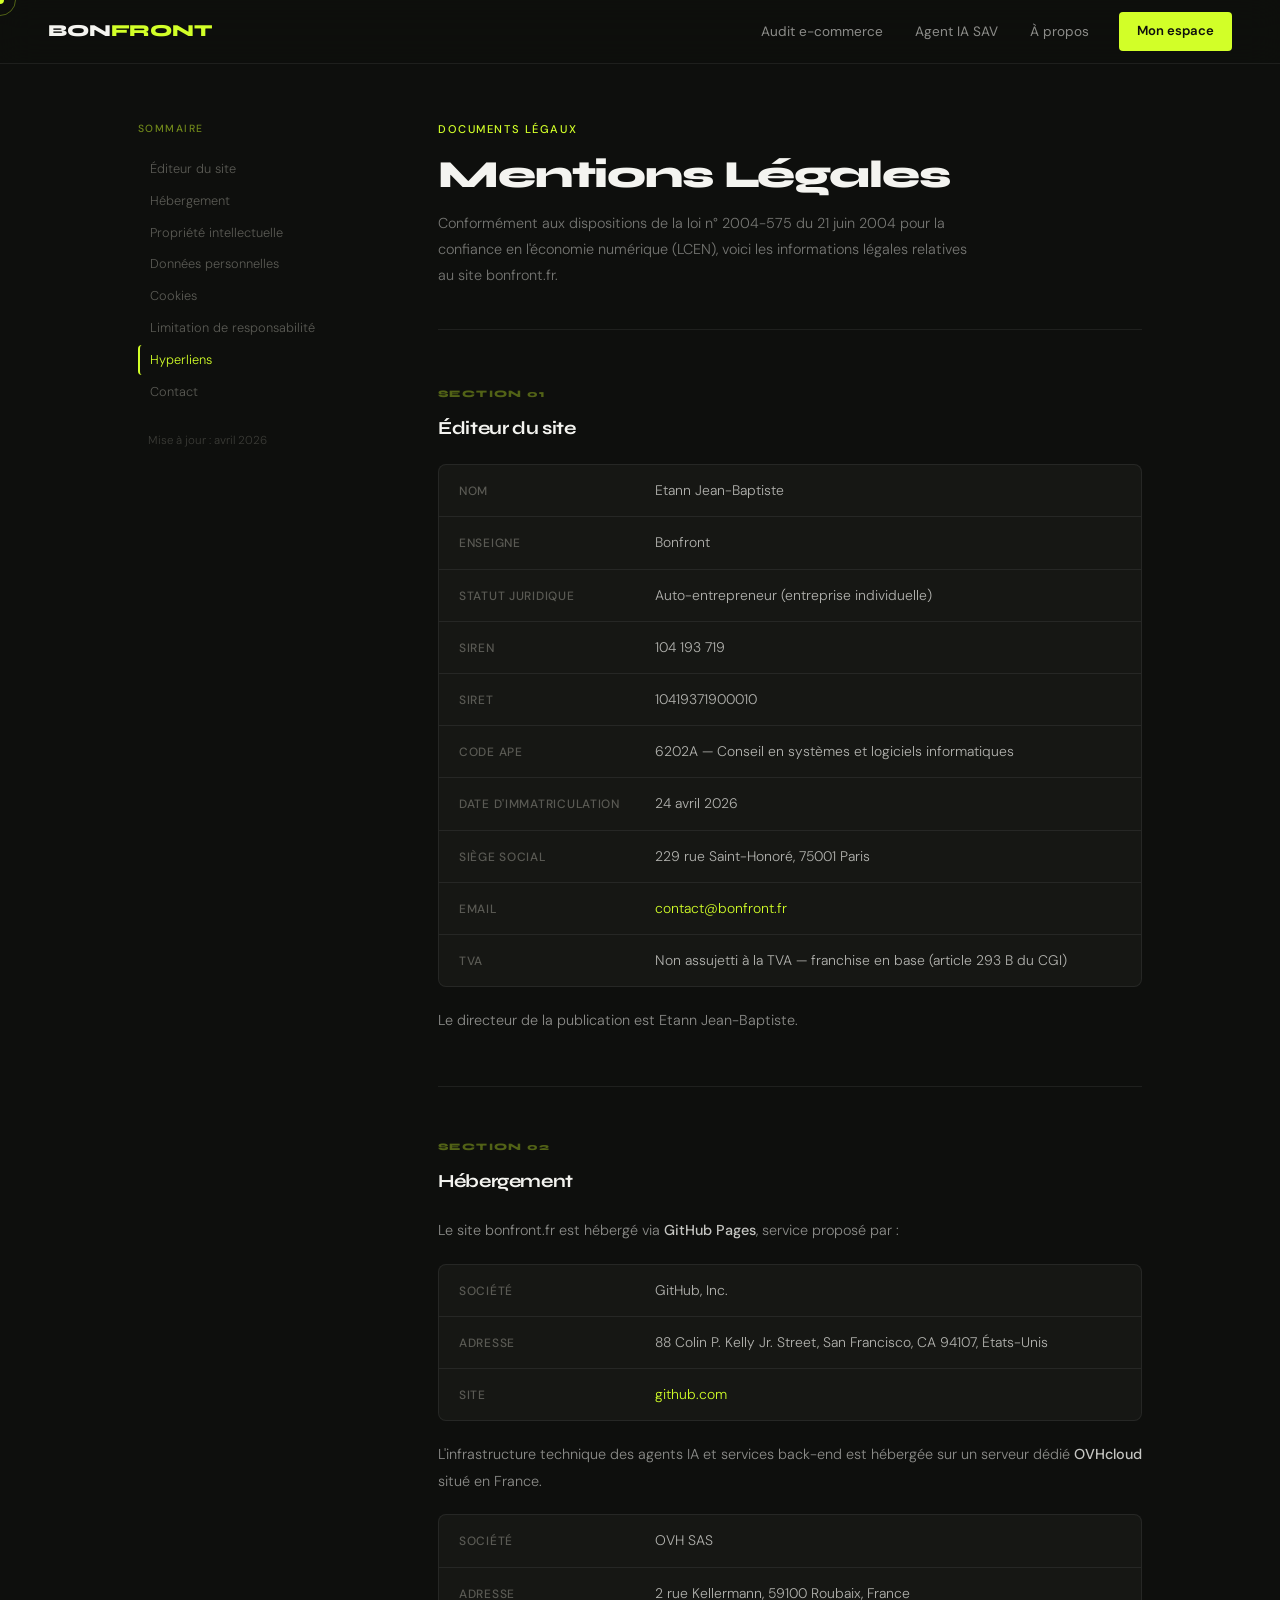
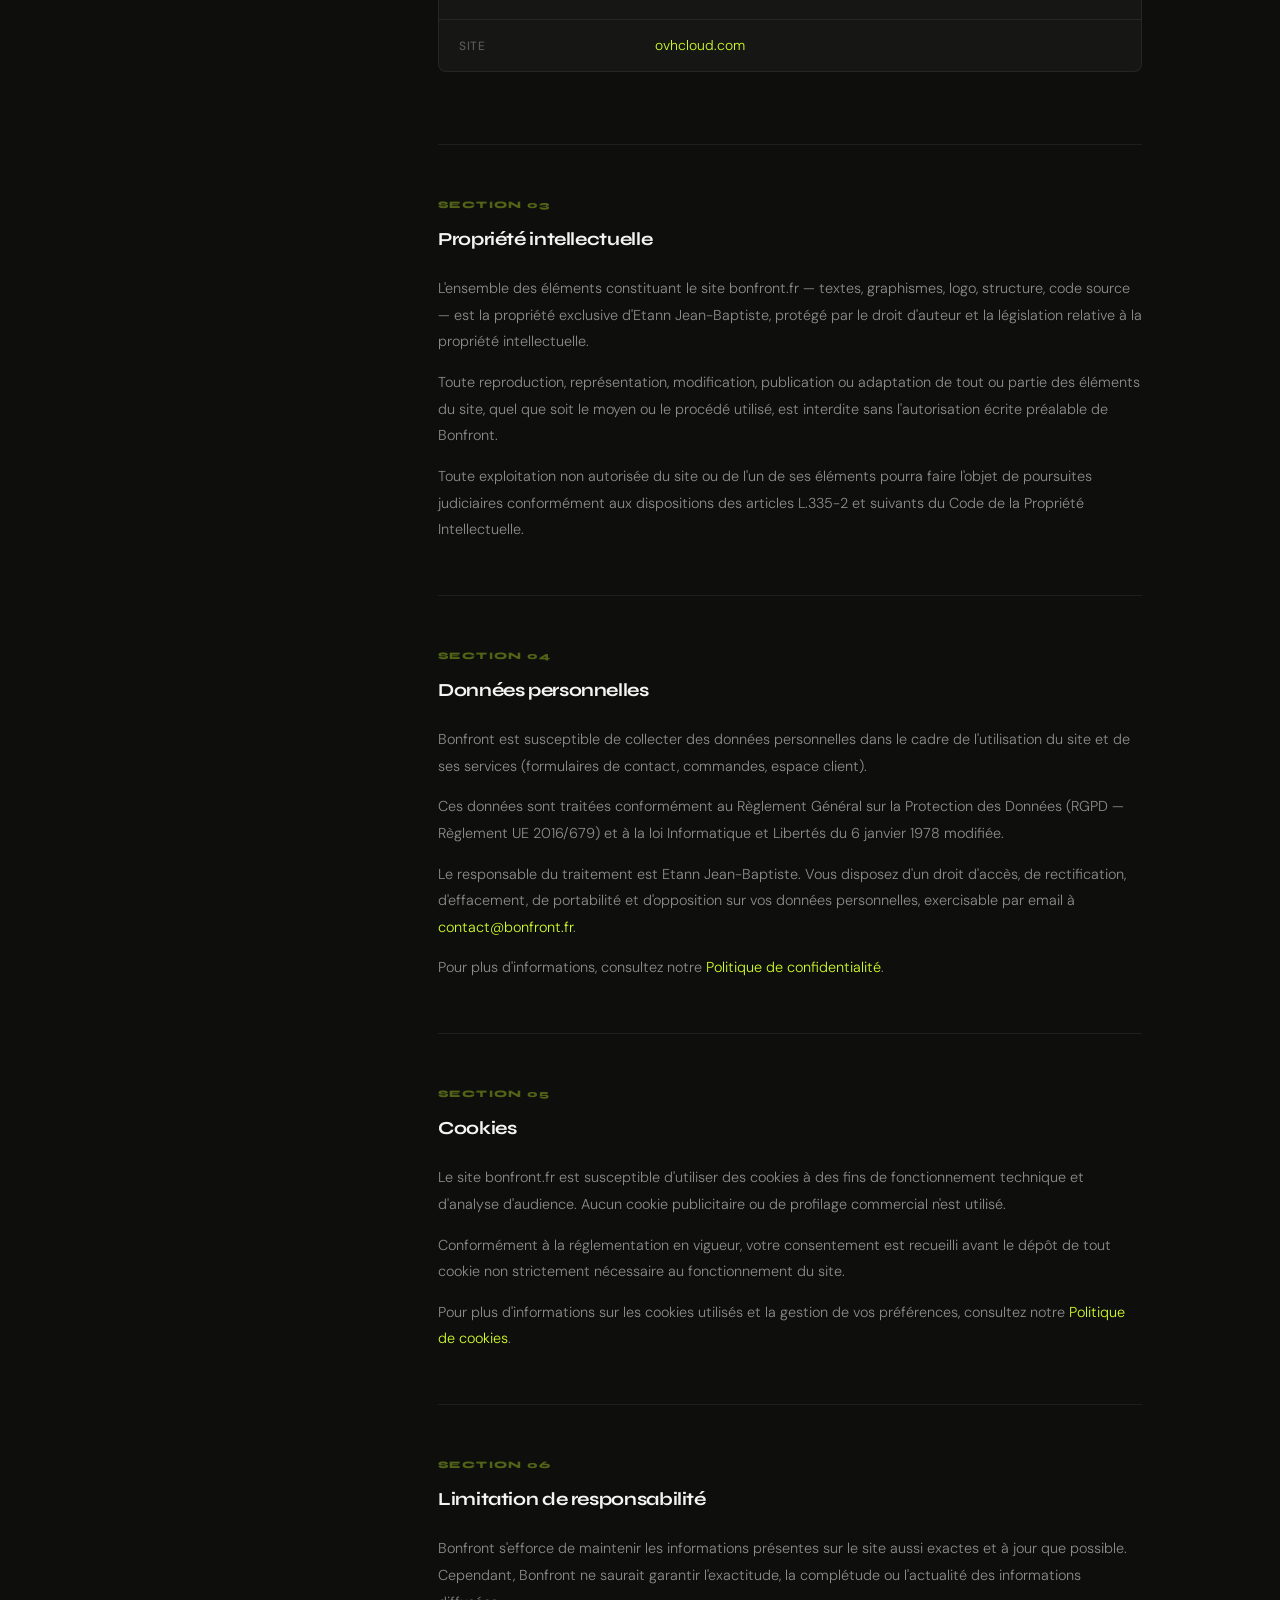
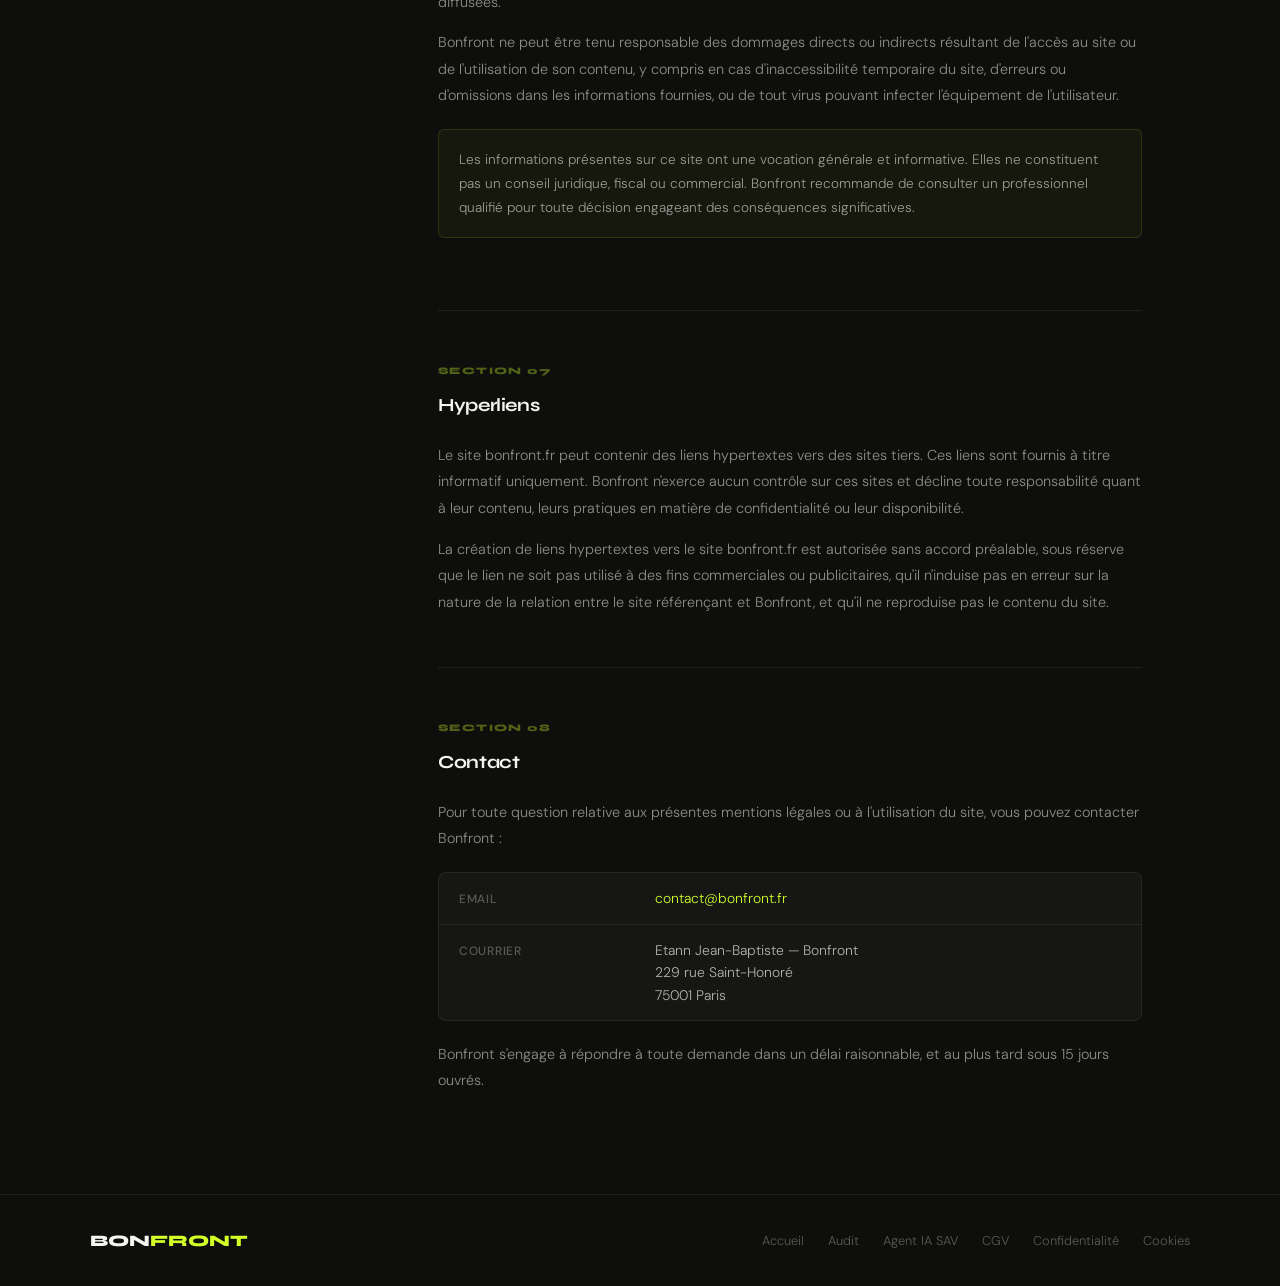
<file: mentions-legales.html>
<!DOCTYPE html>
<html lang="fr">
<head>
  <meta charset="UTF-8" />
  <meta name="viewport" content="width=device-width, initial-scale=1.0" />
  <title>Mentions Légales — Bonfront</title>
  <link rel="preconnect" href="https://fonts.googleapis.com" />
  <link rel="preconnect" href="https://fonts.gstatic.com" crossorigin />
  <link href="https://fonts.googleapis.com/css2?family=Syne:wght@700;800&family=DM+Sans:opsz,wght@9..40,300;9..40,400;9..40,500&display=swap" rel="stylesheet" />
  <style>
    :root {
      --bg: #0e0f0d;
      --accent: #d2ff28;
      --white: #f4f4f0;
      --grey: #5a5a54;
      --grey-light: #161714;
      --grey-mid: #222320;
      --grey-border: rgba(255,255,255,0.07);
    }

    *, *::before, *::after { box-sizing: border-box; margin: 0; padding: 0; }
    html { scroll-behavior: smooth; }

    body {
      background: var(--bg);
      color: var(--white);
      font-family: 'DM Sans', sans-serif;
      font-size: 15px;
      line-height: 1.7;
      overflow-x: hidden;
      cursor: none;
    }

    .cursor {
      position: fixed;
      width: 8px; height: 8px;
      background: var(--accent);
      border-radius: 50%;
      pointer-events: none;
      z-index: 9999;
      transform: translate(-50%, -50%);
    }

    .cursor-ring {
      position: fixed;
      width: 32px; height: 32px;
      border: 1px solid rgba(210,255,40,0.35);
      border-radius: 50%;
      pointer-events: none;
      z-index: 9998;
      transform: translate(-50%, -50%);
      transition: width 0.35s, height 0.35s, border-color 0.2s;
    }

    body:has(a:hover) .cursor-ring,
    body:has(button:hover) .cursor-ring {
      width: 48px; height: 48px;
      border-color: rgba(210,255,40,0.6);
    }

    nav {
      position: fixed;
      top: 0; left: 0; right: 0;
      z-index: 500;
      display: flex;
      align-items: center;
      justify-content: space-between;
      padding: 0 48px;
      height: 64px;
      background: rgba(14,15,13,0.8);
      backdrop-filter: blur(16px);
      -webkit-backdrop-filter: blur(16px);
      border-bottom: 1px solid var(--grey-border);
    }

    .nav-logo {
      font-family: 'Syne', sans-serif;
      font-weight: 800;
      font-size: 1.05rem;
      letter-spacing: -0.01em;
      color: var(--white);
      text-decoration: none;
    }

    .nav-logo span { color: var(--accent); }

    .nav-links { display: flex; align-items: center; gap: 4px; }

    .nav-link {
      font-size: 0.85rem;
      font-weight: 400;
      color: rgba(244,244,240,0.55);
      text-decoration: none;
      padding: 7px 14px;
      border-radius: 4px;
      transition: color 0.2s, background 0.2s;
    }

    .nav-link:hover { color: var(--white); background: rgba(255,255,255,0.05); }

    .nav-cta {
      font-size: 0.82rem;
      font-weight: 600;
      color: var(--bg);
      background: var(--accent);
      padding: 8px 18px;
      border-radius: 4px;
      text-decoration: none;
      margin-left: 12px;
      transition: opacity 0.2s;
    }

    .nav-cta:hover { opacity: 0.85; }

    /* LAYOUT */
    .page-wrap {
      max-width: 1100px;
      margin: 0 auto;
      padding: 120px 48px 100px;
      display: grid;
      grid-template-columns: 220px 1fr;
      gap: 80px;
      align-items: start;
    }

    /* TOC */
    .toc {
      position: sticky;
      top: 88px;
    }

    .toc-label {
      font-size: 0.65rem;
      font-weight: 500;
      letter-spacing: 0.14em;
      text-transform: uppercase;
      color: rgba(210,255,40,0.5);
      margin-bottom: 16px;
    }

    .toc-list { list-style: none; display: flex; flex-direction: column; gap: 2px; }

    .toc-list a {
      display: block;
      font-size: 0.8rem;
      font-weight: 300;
      color: var(--grey);
      text-decoration: none;
      padding: 6px 10px;
      border-radius: 4px;
      border-left: 2px solid transparent;
      transition: color 0.2s, border-color 0.2s, background 0.2s;
      line-height: 1.4;
    }

    .toc-list a:hover { color: var(--white); border-color: rgba(210,255,40,0.3); background: rgba(255,255,255,0.03); }
    .toc-list a.active { color: var(--accent); border-color: var(--accent); }

    .toc-date {
      margin-top: 24px;
      font-size: 0.72rem;
      font-weight: 300;
      color: rgba(90,90,84,0.6);
      padding: 0 10px;
    }

    /* CONTENT */
    .content-header {
      margin-bottom: 56px;
      padding-bottom: 40px;
      border-bottom: 1px solid var(--grey-border);
    }

    .content-tag {
      font-size: 0.7rem;
      font-weight: 500;
      letter-spacing: 0.14em;
      text-transform: uppercase;
      color: var(--accent);
      margin-bottom: 16px;
    }

    .content-title {
      font-family: 'Syne', sans-serif;
      font-weight: 800;
      font-size: clamp(1.8rem, 3vw, 2.8rem);
      letter-spacing: -0.03em;
      line-height: 1.05;
      margin-bottom: 16px;
    }

    .content-intro {
      font-size: 0.9rem;
      font-weight: 300;
      color: rgba(244,244,240,0.45);
      line-height: 1.8;
      max-width: 540px;
    }

    /* ARTICLES */
    .article {
      margin-bottom: 52px;
      padding-bottom: 52px;
      border-bottom: 1px solid var(--grey-border);
      scroll-margin-top: 88px;
    }

    .article:last-child { border-bottom: none; margin-bottom: 0; padding-bottom: 0; }

    .article-num {
      font-family: 'Syne', sans-serif;
      font-weight: 800;
      font-size: 0.62rem;
      letter-spacing: 0.14em;
      text-transform: uppercase;
      color: rgba(210,255,40,0.35);
      margin-bottom: 10px;
    }

    .article-title {
      font-family: 'Syne', sans-serif;
      font-weight: 700;
      font-size: 1.15rem;
      letter-spacing: -0.02em;
      margin-bottom: 20px;
      color: var(--white);
    }

    .article-body {
      font-size: 0.9rem;
      font-weight: 300;
      color: rgba(244,244,240,0.55);
      line-height: 1.85;
    }

    .article-body p { margin-bottom: 14px; }
    .article-body p:last-child { margin-bottom: 0; }
    .article-body strong { font-weight: 500; color: rgba(244,244,240,0.8); }

    .article-body a {
      color: var(--accent);
      text-decoration: none;
      transition: opacity 0.2s;
    }

    .article-body a:hover { opacity: 0.75; }

    /* INFO GRID */
    .info-grid {
      background: var(--grey-light);
      border: 1px solid var(--grey-border);
      border-radius: 8px;
      overflow: hidden;
      margin: 20px 0;
    }

    .info-row {
      display: grid;
      grid-template-columns: 180px 1fr;
      gap: 16px;
      padding: 14px 20px;
      border-bottom: 1px solid var(--grey-border);
      align-items: start;
    }

    .info-row:last-child { border-bottom: none; }

    .info-label {
      font-size: 0.75rem;
      font-weight: 500;
      letter-spacing: 0.06em;
      text-transform: uppercase;
      color: var(--grey);
      padding-top: 1px;
    }

    .info-value {
      font-size: 0.87rem;
      font-weight: 300;
      color: rgba(244,244,240,0.7);
      line-height: 1.6;
    }

    .info-value a { color: var(--accent); text-decoration: none; }
    .info-value a:hover { opacity: 0.75; }

    /* INFO BOX */
    .info-box {
      background: rgba(210,255,40,0.04);
      border: 1px solid rgba(210,255,40,0.12);
      border-radius: 6px;
      padding: 18px 20px;
      margin: 20px 0;
      font-size: 0.85rem;
      font-weight: 300;
      color: rgba(244,244,240,0.6);
      line-height: 1.75;
    }

    /* FOOTER */
    footer {
      border-top: 1px solid var(--grey-border);
      padding: 32px 48px;
    }

    .footer-inner {
      max-width: 1100px;
      margin: 0 auto;
      display: flex;
      align-items: center;
      justify-content: space-between;
      flex-wrap: wrap;
      gap: 16px;
    }

    .footer-logo {
      font-family: 'Syne', sans-serif;
      font-weight: 800;
      font-size: 1rem;
      color: var(--white);
      text-decoration: none;
    }

    .footer-logo span { color: var(--accent); }

    .footer-links { display: flex; gap: 24px; flex-wrap: wrap; }

    .footer-links a {
      font-size: 0.8rem;
      font-weight: 300;
      color: var(--grey);
      text-decoration: none;
      transition: color 0.2s;
    }

    .footer-links a:hover { color: var(--white); }

    @media (max-width: 900px) {
      nav { padding: 0 24px; }
      .nav-links { display: none; }
      .page-wrap { grid-template-columns: 1fr; padding: 100px 24px 70px; gap: 40px; }
      .toc { display: none; }
      .info-row { grid-template-columns: 1fr; gap: 4px; }
      footer { padding: 28px 24px; }
    }
  </style>
</head>
<body>

  <div class="cursor" id="cursor"></div>
  <div class="cursor-ring" id="cursorRing"></div>

  <nav>
    <a href="index.html" class="nav-logo">BON<span>FRONT</span></a>
    <div class="nav-links">
      <a href="audit.html" class="nav-link">Audit e-commerce</a>
      <a href="agent.html" class="nav-link">Agent IA SAV</a>
      <a href="a-propos.html" class="nav-link">À propos</a>
      <a href="espace-client.html" class="nav-cta">Mon espace</a>
    </div>
  </nav>

  <div class="page-wrap">

    <aside class="toc">
      <div class="toc-label">Sommaire</div>
      <ul class="toc-list">
        <li><a href="#editeur">Éditeur du site</a></li>
        <li><a href="#hebergement">Hébergement</a></li>
        <li><a href="#propriete">Propriété intellectuelle</a></li>
        <li><a href="#donnees">Données personnelles</a></li>
        <li><a href="#cookies">Cookies</a></li>
        <li><a href="#responsabilite">Limitation de responsabilité</a></li>
        <li><a href="#hyperliens">Hyperliens</a></li>
        <li><a href="#contact">Contact</a></li>
      </ul>
      <div class="toc-date">Mise à jour : avril 2026</div>
    </aside>

    <main class="content">

      <div class="content-header">
        <div class="content-tag">Documents légaux</div>
        <h1 class="content-title">Mentions Légales</h1>
        <p class="content-intro">Conformément aux dispositions de la loi n° 2004-575 du 21 juin 2004 pour la confiance en l'économie numérique (LCEN), voici les informations légales relatives au site bonfront.fr.</p>
      </div>

      <div class="article" id="editeur">
        <div class="article-num">Section 01</div>
        <h2 class="article-title">Éditeur du site</h2>
        <div class="article-body">
          <div class="info-grid">
            <div class="info-row">
              <div class="info-label">Nom</div>
              <div class="info-value">Etann Jean-Baptiste</div>
            </div>
            <div class="info-row">
              <div class="info-label">Enseigne</div>
              <div class="info-value">Bonfront</div>
            </div>
            <div class="info-row">
              <div class="info-label">Statut juridique</div>
              <div class="info-value">Auto-entrepreneur (entreprise individuelle)</div>
            </div>
            <div class="info-row">
              <div class="info-label">SIREN</div>
              <div class="info-value">104 193 719</div>
            </div>
            <div class="info-row">
              <div class="info-label">SIRET</div>
              <div class="info-value">10419371900010</div>
            </div>
            <div class="info-row">
              <div class="info-label">Code APE</div>
              <div class="info-value">6202A — Conseil en systèmes et logiciels informatiques</div>
            </div>
            <div class="info-row">
              <div class="info-label">Date d'immatriculation</div>
              <div class="info-value">24 avril 2026</div>
            </div>
            <div class="info-row">
              <div class="info-label">Siège social</div>
              <div class="info-value">229 rue Saint-Honoré, 75001 Paris</div>
            </div>
            <div class="info-row">
              <div class="info-label">Email</div>
              <div class="info-value"><a href="mailto:contact@bonfront.fr">contact@bonfront.fr</a></div>
            </div>
            <div class="info-row">
              <div class="info-label">TVA</div>
              <div class="info-value">Non assujetti à la TVA — franchise en base (article 293 B du CGI)</div>
            </div>
          </div>
          <p>Le directeur de la publication est Etann Jean-Baptiste.</p>
        </div>
      </div>

      <div class="article" id="hebergement">
        <div class="article-num">Section 02</div>
        <h2 class="article-title">Hébergement</h2>
        <div class="article-body">
          <p>Le site bonfront.fr est hébergé via <strong>GitHub Pages</strong>, service proposé par :</p>
          <div class="info-grid">
            <div class="info-row">
              <div class="info-label">Société</div>
              <div class="info-value">GitHub, Inc.</div>
            </div>
            <div class="info-row">
              <div class="info-label">Adresse</div>
              <div class="info-value">88 Colin P. Kelly Jr. Street, San Francisco, CA 94107, États-Unis</div>
            </div>
            <div class="info-row">
              <div class="info-label">Site</div>
              <div class="info-value"><a href="https://github.com" target="_blank" rel="noopener">github.com</a></div>
            </div>
          </div>
          <p>L'infrastructure technique des agents IA et services back-end est hébergée sur un serveur dédié <strong>OVHcloud</strong> situé en France.</p>
          <div class="info-grid">
            <div class="info-row">
              <div class="info-label">Société</div>
              <div class="info-value">OVH SAS</div>
            </div>
            <div class="info-row">
              <div class="info-label">Adresse</div>
              <div class="info-value">2 rue Kellermann, 59100 Roubaix, France</div>
            </div>
            <div class="info-row">
              <div class="info-label">Site</div>
              <div class="info-value"><a href="https://www.ovhcloud.com" target="_blank" rel="noopener">ovhcloud.com</a></div>
            </div>
          </div>
        </div>
      </div>

      <div class="article" id="propriete">
        <div class="article-num">Section 03</div>
        <h2 class="article-title">Propriété intellectuelle</h2>
        <div class="article-body">
          <p>L'ensemble des éléments constituant le site bonfront.fr — textes, graphismes, logo, structure, code source — est la propriété exclusive d'Etann Jean-Baptiste, protégé par le droit d'auteur et la législation relative à la propriété intellectuelle.</p>
          <p>Toute reproduction, représentation, modification, publication ou adaptation de tout ou partie des éléments du site, quel que soit le moyen ou le procédé utilisé, est interdite sans l'autorisation écrite préalable de Bonfront.</p>
          <p>Toute exploitation non autorisée du site ou de l'un de ses éléments pourra faire l'objet de poursuites judiciaires conformément aux dispositions des articles L.335-2 et suivants du Code de la Propriété Intellectuelle.</p>
        </div>
      </div>

      <div class="article" id="donnees">
        <div class="article-num">Section 04</div>
        <h2 class="article-title">Données personnelles</h2>
        <div class="article-body">
          <p>Bonfront est susceptible de collecter des données personnelles dans le cadre de l'utilisation du site et de ses services (formulaires de contact, commandes, espace client).</p>
          <p>Ces données sont traitées conformément au Règlement Général sur la Protection des Données (RGPD — Règlement UE 2016/679) et à la loi Informatique et Libertés du 6 janvier 1978 modifiée.</p>
          <p>Le responsable du traitement est Etann Jean-Baptiste. Vous disposez d'un droit d'accès, de rectification, d'effacement, de portabilité et d'opposition sur vos données personnelles, exercisable par email à <a href="mailto:contact@bonfront.fr">contact@bonfront.fr</a>.</p>
          <p>Pour plus d'informations, consultez notre <a href="politique-confidentialite.html">Politique de confidentialité</a>.</p>
        </div>
      </div>

      <div class="article" id="cookies">
        <div class="article-num">Section 05</div>
        <h2 class="article-title">Cookies</h2>
        <div class="article-body">
          <p>Le site bonfront.fr est susceptible d'utiliser des cookies à des fins de fonctionnement technique et d'analyse d'audience. Aucun cookie publicitaire ou de profilage commercial n'est utilisé.</p>
          <p>Conformément à la réglementation en vigueur, votre consentement est recueilli avant le dépôt de tout cookie non strictement nécessaire au fonctionnement du site.</p>
          <p>Pour plus d'informations sur les cookies utilisés et la gestion de vos préférences, consultez notre <a href="cookies.html">Politique de cookies</a>.</p>
        </div>
      </div>

      <div class="article" id="responsabilite">
        <div class="article-num">Section 06</div>
        <h2 class="article-title">Limitation de responsabilité</h2>
        <div class="article-body">
          <p>Bonfront s'efforce de maintenir les informations présentes sur le site aussi exactes et à jour que possible. Cependant, Bonfront ne saurait garantir l'exactitude, la complétude ou l'actualité des informations diffusées.</p>
          <p>Bonfront ne peut être tenu responsable des dommages directs ou indirects résultant de l'accès au site ou de l'utilisation de son contenu, y compris en cas d'inaccessibilité temporaire du site, d'erreurs ou d'omissions dans les informations fournies, ou de tout virus pouvant infecter l'équipement de l'utilisateur.</p>
          <div class="info-box">
            Les informations présentes sur ce site ont une vocation générale et informative. Elles ne constituent pas un conseil juridique, fiscal ou commercial. Bonfront recommande de consulter un professionnel qualifié pour toute décision engageant des conséquences significatives.
          </div>
        </div>
      </div>

      <div class="article" id="hyperliens">
        <div class="article-num">Section 07</div>
        <h2 class="article-title">Hyperliens</h2>
        <div class="article-body">
          <p>Le site bonfront.fr peut contenir des liens hypertextes vers des sites tiers. Ces liens sont fournis à titre informatif uniquement. Bonfront n'exerce aucun contrôle sur ces sites et décline toute responsabilité quant à leur contenu, leurs pratiques en matière de confidentialité ou leur disponibilité.</p>
          <p>La création de liens hypertextes vers le site bonfront.fr est autorisée sans accord préalable, sous réserve que le lien ne soit pas utilisé à des fins commerciales ou publicitaires, qu'il n'induise pas en erreur sur la nature de la relation entre le site référençant et Bonfront, et qu'il ne reproduise pas le contenu du site.</p>
        </div>
      </div>

      <div class="article" id="contact">
        <div class="article-num">Section 08</div>
        <h2 class="article-title">Contact</h2>
        <div class="article-body">
          <p>Pour toute question relative aux présentes mentions légales ou à l'utilisation du site, vous pouvez contacter Bonfront :</p>
          <div class="info-grid">
            <div class="info-row">
              <div class="info-label">Email</div>
              <div class="info-value"><a href="mailto:contact@bonfront.fr">contact@bonfront.fr</a></div>
            </div>
            <div class="info-row">
              <div class="info-label">Courrier</div>
              <div class="info-value">Etann Jean-Baptiste — Bonfront<br>229 rue Saint-Honoré<br>75001 Paris</div>
            </div>
          </div>
          <p>Bonfront s'engage à répondre à toute demande dans un délai raisonnable, et au plus tard sous 15 jours ouvrés.</p>
        </div>
      </div>

    </main>
  </div>

  <footer>
    <div class="footer-inner">
      <a href="index.html" class="footer-logo">BON<span>FRONT</span></a>
      <div class="footer-links">
        <a href="index.html">Accueil</a>
        <a href="audit.html">Audit</a>
        <a href="agent.html">Agent IA SAV</a>
        <a href="cgv.html">CGV</a>
        <a href="politique-confidentialite.html">Confidentialité</a>
        <a href="cookies.html">Cookies</a>
      </div>
    </div>
  </footer>

  <script>
    const cursor = document.getElementById('cursor');
    const ring = document.getElementById('cursorRing');
    let mx = 0, my = 0, rx = 0, ry = 0;

    document.addEventListener('mousemove', e => {
      mx = e.clientX; my = e.clientY;
      cursor.style.left = mx + 'px';
      cursor.style.top = my + 'px';
    });

    function animateRing() {
      rx += (mx - rx) * 0.12;
      ry += (my - ry) * 0.12;
      ring.style.left = rx + 'px';
      ring.style.top = ry + 'px';
      requestAnimationFrame(animateRing);
    }
    animateRing();

    const articles = document.querySelectorAll('.article');
    const tocLinks = document.querySelectorAll('.toc-list a');

    const io = new IntersectionObserver(entries => {
      entries.forEach(entry => {
        if (entry.isIntersecting) {
          tocLinks.forEach(l => l.classList.remove('active'));
          const active = document.querySelector(`.toc-list a[href="#${entry.target.id}"]`);
          if (active) active.classList.add('active');
        }
      });
    }, { rootMargin: '-20% 0px -70% 0px' });

    articles.forEach(a => io.observe(a));
  </script>

</body>
</html>
</file>
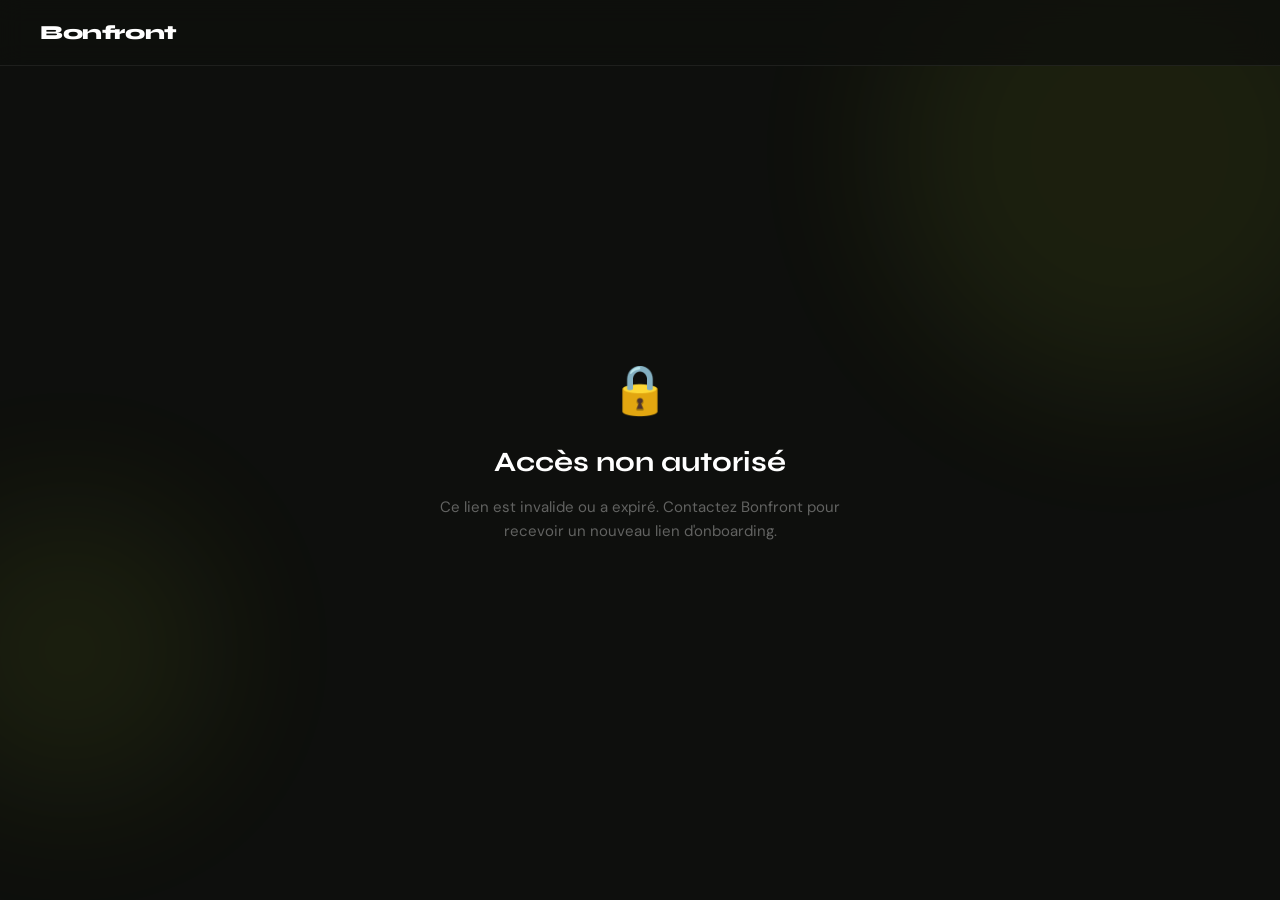
<file: onboarding.html>
<!DOCTYPE html>
<html lang="fr">
<head>
  <meta charset="UTF-8" />
  <meta name="viewport" content="width=device-width, initial-scale=1.0" />
  <title>Bonfront — Onboarding</title>
  <link rel="icon" type="image/x-icon" href="favicon.ico">
  <link rel="preconnect" href="https://fonts.googleapis.com">
  <link rel="preconnect" href="https://fonts.gstatic.com" crossorigin>
  <link href="https://fonts.googleapis.com/css2?family=Syne:wght@400;600;700;800&family=DM+Sans:ital,wght@0,300;0,400;0,500;1,300&display=swap" rel="stylesheet">
  <style>
    *, *::before, *::after { box-sizing: border-box; margin: 0; padding: 0; }

    :root {
      --accent: #d2ff28;
      --accent-dark: #8aaa10;
      --bg: #0e0f0d;
      --bg2: #111210;
      --bg3: #1a1b18;
      --border: rgba(255,255,255,0.07);
      --text: #d8d9d3;
      --text-dim: rgba(255,255,255,0.35);
      --text-dark: #0e0f0d;
    }

    html { scroll-behavior: smooth; }

    body {
      background: var(--bg);
      color: var(--text);
      font-family: 'DM Sans', sans-serif;
      font-weight: 400;
      min-height: 100vh;
      overflow-x: hidden;
    }

    /* ── BACKGROUND ── */
    .bg-orbs {
      position: fixed;
      inset: 0;
      pointer-events: none;
      z-index: 0;
      overflow: hidden;
    }
    .orb {
      position: absolute;
      border-radius: 50%;
      filter: blur(80px);
      opacity: 0.07;
    }
    .orb-1 {
      width: 500px; height: 500px;
      background: var(--accent);
      top: -100px; right: -100px;
    }
    .orb-2 {
      width: 300px; height: 300px;
      background: var(--accent);
      bottom: 100px; left: -80px;
    }

    /* ── NAV ── */
    nav {
      position: fixed;
      top: 0; left: 0; right: 0;
      z-index: 100;
      padding: 20px 40px;
      display: flex;
      align-items: center;
      justify-content: space-between;
      background: rgba(14,15,13,0.8);
      backdrop-filter: blur(12px);
      border-bottom: 1px solid var(--border);
    }
    .logo {
      font-family: 'Syne', sans-serif;
      font-weight: 800;
      font-size: 20px;
      color: #fff;
      letter-spacing: -0.02em;
    }
    .logo span { color: var(--accent); }
    .logo { color: #fff; }

    /* ── ERROR STATE ── */
    #error-state {
      display: none;
      position: fixed;
      inset: 0;
      z-index: 50;
      align-items: center;
      justify-content: center;
      flex-direction: column;
      gap: 16px;
      text-align: center;
      padding: 40px;
    }
    #error-state.visible { display: flex; }
    .error-icon {
      font-size: 48px;
      margin-bottom: 8px;
    }
    .error-title {
      font-family: 'Syne', sans-serif;
      font-size: 28px;
      font-weight: 700;
      color: #fff;
    }
    .error-sub {
      color: var(--text-dim);
      font-size: 15px;
      max-width: 400px;
      line-height: 1.6;
    }

    /* ── MAIN WRAPPER ── */
    #form-state {
      display: none;
      position: relative;
      z-index: 1;
      padding: 120px 24px 80px;
      max-width: 720px;
      margin: 0 auto;
    }
    #form-state.visible { display: block; }

    /* ── HEADER ── */
    .page-header {
      margin-bottom: 48px;
    }
    .page-badge {
      display: inline-flex;
      align-items: center;
      gap: 6px;
      font-size: 11px;
      font-weight: 500;
      letter-spacing: 0.1em;
      text-transform: uppercase;
      color: var(--accent);
      background: rgba(210,255,40,0.08);
      border: 1px solid rgba(210,255,40,0.15);
      border-radius: 20px;
      padding: 5px 12px;
      margin-bottom: 20px;
    }
    .page-badge::before {
      content: '';
      width: 6px; height: 6px;
      border-radius: 50%;
      background: var(--accent);
      animation: pulse 2s ease-in-out infinite;
    }
    @keyframes pulse {
      0%, 100% { opacity: 1; }
      50% { opacity: 0.3; }
    }
    .page-title {
      font-family: 'Syne', sans-serif;
      font-size: clamp(28px, 5vw, 42px);
      font-weight: 800;
      color: #fff;
      line-height: 1.1;
      letter-spacing: -0.02em;
      margin-bottom: 14px;
    }
    .page-title .accent { color: var(--accent); }
    .page-sub {
      color: var(--text-dim);
      font-size: 15px;
      line-height: 1.7;
    }

    /* ── PROGRESS ── */
    .progress-bar {
      height: 2px;
      background: var(--border);
      border-radius: 2px;
      margin-bottom: 48px;
      overflow: hidden;
    }
    .progress-fill {
      height: 100%;
      background: var(--accent);
      border-radius: 2px;
      transition: width 0.4s cubic-bezier(0.4,0,0.2,1);
      width: 0%;
    }

    /* ── SECTIONS ── */
    .form-section {
      background: var(--bg2);
      border: 1px solid var(--border);
      border-radius: 16px;
      padding: 32px;
      margin-bottom: 16px;
      transition: border-color 0.2s;
    }
    .form-section:hover { border-color: rgba(210,255,40,0.1); }

    .section-num {
      font-family: 'Syne', sans-serif;
      font-size: 11px;
      font-weight: 600;
      letter-spacing: 0.1em;
      text-transform: uppercase;
      color: var(--accent);
      margin-bottom: 6px;
    }
    .section-title {
      font-family: 'Syne', sans-serif;
      font-size: 17px;
      font-weight: 700;
      color: #fff;
      margin-bottom: 24px;
    }

    /* ── FIELDS ── */
    .field {
      margin-bottom: 20px;
    }
    .field:last-child { margin-bottom: 0; }

    label {
      display: block;
      font-size: 13px;
      font-weight: 500;
      color: rgba(255,255,255,0.6);
      margin-bottom: 8px;
      letter-spacing: 0.01em;
    }
    label .required { color: var(--accent); margin-left: 2px; }

    input[type="text"],
    input[type="url"],
    input[type="email"],
    textarea,
    select {
      width: 100%;
      background: var(--bg3);
      border: 1px solid var(--border);
      border-radius: 10px;
      padding: 12px 16px;
      font-size: 14px;
      color: var(--text);
      font-family: 'DM Sans', sans-serif;
      outline: none;
      transition: border-color 0.2s, box-shadow 0.2s;
      caret-color: var(--accent);
      -webkit-appearance: none;
    }
    input::placeholder, textarea::placeholder { color: rgba(255,255,255,0.18); }
    input:focus, textarea:focus, select:focus {
      border-color: rgba(210,255,40,0.35);
      box-shadow: 0 0 0 3px rgba(210,255,40,0.06);
    }
    textarea {
      resize: vertical;
      min-height: 100px;
      line-height: 1.6;
    }
    select {
      cursor: pointer;
      background-image: url("data:image/svg+xml,%3Csvg xmlns='http://www.w3.org/2000/svg' width='12' height='8' viewBox='0 0 12 8'%3E%3Cpath d='M1 1l5 5 5-5' stroke='rgba(255,255,255,0.3)' stroke-width='1.5' fill='none' stroke-linecap='round'/%3E%3C/svg%3E");
      background-repeat: no-repeat;
      background-position: right 14px center;
      padding-right: 40px;
    }
    select option { background: #1a1b18; }

    /* ── TWO COLS ── */
    .field-row {
      display: grid;
      grid-template-columns: 1fr 1fr;
      gap: 16px;
      margin-bottom: 20px;
    }
    .field-row .field { margin-bottom: 0; }
    @media (max-width: 520px) {
      .field-row { grid-template-columns: 1fr; }
    }

    /* ── RADIO GROUP ── */
    .radio-group {
      display: flex;
      flex-direction: column;
      gap: 10px;
    }
    .radio-option {
      display: flex;
      align-items: flex-start;
      gap: 12px;
      background: var(--bg3);
      border: 1px solid var(--border);
      border-radius: 10px;
      padding: 14px 16px;
      cursor: pointer;
      transition: border-color 0.2s, background 0.2s;
    }
    .radio-option:hover { border-color: rgba(210,255,40,0.2); }
    .radio-option input[type="radio"] { display: none; }
    .radio-option.selected {
      border-color: rgba(210,255,40,0.4);
      background: rgba(210,255,40,0.04);
    }
    .radio-dot {
      width: 18px; height: 18px;
      border-radius: 50%;
      border: 2px solid rgba(255,255,255,0.2);
      flex-shrink: 0;
      margin-top: 1px;
      display: flex; align-items: center; justify-content: center;
      transition: border-color 0.2s;
    }
    .radio-option.selected .radio-dot {
      border-color: var(--accent);
    }
    .radio-dot::after {
      content: '';
      width: 8px; height: 8px;
      border-radius: 50%;
      background: var(--accent);
      opacity: 0;
      transform: scale(0);
      transition: opacity 0.2s, transform 0.2s;
    }
    .radio-option.selected .radio-dot::after {
      opacity: 1;
      transform: scale(1);
    }
    .radio-label {
      font-size: 14px;
      color: var(--text);
      line-height: 1.5;
    }
    .radio-label strong {
      display: block;
      font-weight: 500;
      color: #fff;
      margin-bottom: 2px;
    }
    .radio-label span {
      font-size: 12px;
      color: var(--text-dim);
    }

    /* ── FILE UPLOAD ── */
    .file-upload {
      border: 1px dashed rgba(210,255,40,0.2);
      border-radius: 10px;
      padding: 24px;
      text-align: center;
      cursor: pointer;
      transition: border-color 0.2s, background 0.2s;
      background: var(--bg3);
    }
    .file-upload:hover {
      border-color: rgba(210,255,40,0.4);
      background: rgba(210,255,40,0.02);
    }
    .file-upload.has-file {
      border-color: rgba(210,255,40,0.4);
      background: rgba(210,255,40,0.04);
    }
    .file-upload input { display: none; }
    .file-icon { font-size: 24px; margin-bottom: 8px; }
    .file-text { font-size: 13px; color: var(--text-dim); }
    .file-text strong { color: var(--accent); }
    .file-name { font-size: 13px; color: var(--accent); margin-top: 6px; }

    /* ── HINT ── */
    .field-hint {
      font-size: 11px;
      color: var(--text-dim);
      margin-top: 6px;
      line-height: 1.5;
    }

    /* ── SUBMIT ── */
    .form-footer {
      margin-top: 32px;
      display: flex;
      flex-direction: column;
      align-items: center;
      gap: 16px;
    }
    .btn-submit {
      width: 100%;
      height: 52px;
      background: var(--accent);
      color: var(--text-dark);
      border: none;
      border-radius: 12px;
      font-family: 'Syne', sans-serif;
      font-weight: 700;
      font-size: 15px;
      cursor: pointer;
      transition: transform 0.2s, box-shadow 0.2s, background 0.2s;
      box-shadow: 0 2px 0 var(--accent-dark), 0 8px 24px rgba(210,255,40,0.2);
      letter-spacing: 0.01em;
    }
    .btn-submit:hover {
      transform: translateY(-2px);
      box-shadow: 0 4px 0 var(--accent-dark), 0 16px 32px rgba(210,255,40,0.28);
    }
    .btn-submit:active { transform: translateY(1px); box-shadow: 0 1px 0 var(--accent-dark); }
    .btn-submit:disabled {
      opacity: 0.5;
      cursor: not-allowed;
      transform: none;
    }
    .form-note {
      font-size: 12px;
      color: var(--text-dim);
      text-align: center;
    }

    /* ── SUCCESS ── */
    #success-state {
      display: none;
      position: fixed;
      inset: 0;
      z-index: 50;
      align-items: center;
      justify-content: center;
      flex-direction: column;
      gap: 16px;
      text-align: center;
      padding: 40px;
    }
    #success-state.visible { display: flex; }
    .success-icon {
      width: 72px; height: 72px;
      border-radius: 50%;
      background: rgba(210,255,40,0.1);
      border: 1px solid rgba(210,255,40,0.3);
      display: flex; align-items: center; justify-content: center;
      font-size: 32px;
      margin-bottom: 8px;
      animation: pop 0.4s cubic-bezier(0.34,1.56,0.64,1);
    }
    @keyframes pop {
      from { transform: scale(0); opacity: 0; }
      to { transform: scale(1); opacity: 1; }
    }
    .success-title {
      font-family: 'Syne', sans-serif;
      font-size: 32px;
      font-weight: 800;
      color: #fff;
    }
    .success-sub {
      color: var(--text-dim);
      font-size: 15px;
      max-width: 400px;
      line-height: 1.7;
    }

    @media (max-width: 600px) {
      nav { padding: 16px 20px; }
      #form-state { padding: 100px 16px 60px; }
      .form-section { padding: 24px 20px; }
    }
  </style>
</head>
<body>

  <div class="bg-orbs">
    <div class="orb orb-1"></div>
    <div class="orb orb-2"></div>
  </div>

  <nav>
    <span class="logo">Bonfront</span>
  </nav>

  <!-- ERROR -->
  <div id="error-state">
    <div class="error-icon">🔒</div>
    <div class="error-title">Accès non autorisé</div>
    <div class="error-sub">Ce lien est invalide ou a expiré. Contactez Bonfront pour recevoir un nouveau lien d'onboarding.</div>
  </div>

  <!-- FORM -->
  <div id="form-state">
    <div class="page-header">
      <div class="page-badge">Onboarding client</div>
      <h1 class="page-title">Configurons<br/>votre <span class="accent">agent IA</span></h1>
      <p class="page-sub">Quelques informations pour personnaliser Alex selon votre boutique.<br/>Cela prend moins de 5 minutes.</p>
    </div>

    <div class="progress-bar">
      <div class="progress-fill" id="progress"></div>
    </div>

    <form id="onboarding-form" novalidate>

      <!-- 01 · FACTURATION -->
      <div class="form-section">
        <div class="section-num">01</div>
        <div class="section-title">Informations de facturation</div>
        <div class="field">
          <label>Raison sociale <span class="required">*</span></label>
          <input type="text" name="raison_sociale" placeholder="Ex : MaBoutique SAS" required />
        </div>
        <div class="field-row">
          <div class="field">
            <label>SIRET <span class="required">*</span></label>
            <input type="text" name="siret" placeholder="14 chiffres" required maxlength="17" />
          </div>
          <div class="field">
            <label>Numéro de TVA intracommunautaire</label>
            <input type="text" name="tva_intra" placeholder="FR + 11 chiffres" />
            <div class="field-hint">Laisser vide si non applicable (franchise TVA)</div>
          </div>
        </div>
        <div class="field">
          <label>Adresse du siège social <span class="required">*</span></label>
          <input type="text" name="adresse" placeholder="Ex : 12 rue de la Paix, 75001 Paris" required />
        </div>
        <div class="field-row">
          <div class="field">
            <label>Nom du contact / signataire <span class="required">*</span></label>
            <input type="text" name="contact_nom" placeholder="Prénom Nom" required />
          </div>
          <div class="field">
            <label>Email de facturation <span class="required">*</span></label>
            <input type="email" name="contact_email" placeholder="compta@maboutique.fr" required />
          </div>
        </div>
      </div>

      <!-- 02 · BOUTIQUE -->
      <div class="form-section">
        <div class="section-num">02</div>
        <div class="section-title">Votre boutique</div>
        <div class="field">
          <label>Nom de la boutique <span class="required">*</span></label>
          <input type="text" name="boutique_nom" placeholder="Ex : MaBoutique" required />
        </div>
        <div class="field">
          <label>URL de la boutique <span class="required">*</span></label>
          <input type="url" name="boutique_url" placeholder="https://maboutique.fr" required />
        </div>
        <div class="field">
          <label>Plateforme e-commerce <span class="required">*</span></label>
          <select name="plateforme" required onchange="toggleAutrePlateforme(this.value)">
            <option value="">Choisir...</option>
            <option>Shopify</option>
            <option>WooCommerce</option>
            <option>PrestaShop</option>
            <option>Wix</option>
            <option>Autre</option>
          </select>
        </div>
        <div class="field" id="autre-plateforme-field" style="display:none;">
          <label>Précisez votre plateforme <span class="required">*</span></label>
          <input type="text" name="plateforme_autre" placeholder="Ex : Magento, Squarespace, custom..." />
        </div>
      </div>

      <!-- 03 · SUPPORT -->
      <div class="form-section">
        <div class="section-num">03</div>
        <div class="section-title">Votre support client</div>
        <div class="field">
          <label>Questions les plus fréquentes de vos clients <span class="required">*</span></label>
          <textarea name="faq" placeholder="Ex : Où est ma commande ? Comment retourner un article ? Quels sont vos délais de livraison ?..." required></textarea>
        </div>
        <div class="field">
          <label>Politique de retour <span class="required">*</span></label>
          <textarea name="retours" placeholder="Durée, conditions, remboursement ou échange..."></textarea>
        </div>
        <div class="field">
          <label>Délais de livraison habituels <span class="required">*</span></label>
          <input type="text" name="livraison" placeholder="Ex : 3 à 5 jours ouvrés en France métropolitaine" required />
        </div>
        <div class="field">
          <label>Ce que l'agent ne doit jamais faire</label>
          <textarea name="interdits" placeholder="Ex : Ne jamais promettre un remboursement, ne pas communiquer les prix fournisseurs..."></textarea>
        </div>
      </div>

      <!-- 04 · TON -->
      <div class="form-section">
        <div class="section-num">04</div>
        <div class="section-title">Ton et personnalité de l'agent</div>
        <div class="field">
          <label>Quel ton souhaitez-vous ? <span class="required">*</span></label>
          <div class="radio-group">
            <label class="radio-option" onclick="selectRadio(this)">
              <input type="radio" name="ton" value="formel" />
              <div class="radio-dot"></div>
              <div class="radio-label">
                <strong>Formel</strong>
                <span>Professionnel, courtois, vouvoiement systématique</span>
              </div>
            </label>
            <label class="radio-option" onclick="selectRadio(this)">
              <input type="radio" name="ton" value="décontracté" />
              <div class="radio-dot"></div>
              <div class="radio-label">
                <strong>Décontracté</strong>
                <span>Chaleureux, accessible, tutoiement possible</span>
              </div>
            </label>
            <label class="radio-option" onclick="selectRadio(this)">
              <input type="radio" name="ton" value="entre les deux" />
              <div class="radio-dot"></div>
              <div class="radio-label">
                <strong>Entre les deux</strong>
                <span>Amical mais professionnel, vouvoiement par défaut</span>
              </div>
            </label>
          </div>
        </div>
        <div class="field">
          <label>Prénom souhaité pour l'agent</label>
          <input type="text" name="agent_prenom" placeholder="Laisser vide pour garder Alex" />
        </div>
      </div>

      <!-- 05 · DESIGN -->
      <div class="form-section">
        <div class="section-num">05</div>
        <div class="section-title">Design du widget</div>
        <div class="field">
          <label>Avez-vous un design en tête ? <span class="required">*</span></label>
          <div class="radio-group">
            <label class="radio-option" onclick="selectRadio(this); toggleDesignUpload(true)">
              <input type="radio" name="design_choix" value="oui" />
              <div class="radio-dot"></div>
              <div class="radio-label">
                <strong>Oui, j'ai un design</strong>
                <span>Je fournis une maquette ou des références visuelles</span>
              </div>
            </label>
            <label class="radio-option" onclick="selectRadio(this); toggleDesignUpload(false)">
              <input type="radio" name="design_choix" value="non" />
              <div class="radio-dot"></div>
              <div class="radio-label">
                <strong>Je fais confiance à Bonfront</strong>
                <span>Bonfront crée un widget cohérent avec ma boutique</span>
              </div>
            </label>
          </div>
        </div>
        <div class="field" id="design-upload-field" style="display:none;">
          <label>Maquette ou références visuelles</label>
          <div class="file-upload" id="file-drop" onclick="document.getElementById('design-file').click()">
            <input type="file" id="design-file" name="design_file" accept="image/*,.pdf,.fig,.sketch" onchange="handleFile(this)" />
            <div class="file-icon">📎</div>
            <div class="file-text"><strong>Cliquez pour importer</strong> ou glissez un fichier</div>
            <div class="file-text" style="margin-top:4px;">PNG, JPG, PDF, Figma — max 10 Mo</div>
            <div class="file-name" id="file-name"></div>
          </div>
          <div class="field" style="margin-top:12px;">
            <label>Ou décrivez votre design</label>
            <textarea name="design_description" placeholder="Couleurs, forme du launcher, nom de l'agent, position..."></textarea>
          </div>
        </div>
      </div>

      <!-- 06 · DEMANDES PARTICULIÈRES -->
      <div class="form-section">
        <div class="section-num">06</div>
        <div class="section-title">Autre chose ?</div>
        <div class="field">
          <label>Avez-vous des demandes particulières ou des informations à nous communiquer ?</label>
          <textarea name="demandes_particulieres" placeholder="Ex : intégration spécifique souhaitée, contraintes techniques, délai souhaité, questions sur le service..." style="min-height: 120px;"></textarea>
          <div class="field-hint">Optionnel — tout ce qui pourrait nous aider à mieux vous accompagner.</div>
        </div>
      </div>

      <div class="form-footer">
        <button type="submit" class="btn-submit" id="submit-btn">Envoyer mon questionnaire →</button>
        <div class="form-note">Vos réponses sont transmises directement à Bonfront · Lien à usage unique</div>
      </div>

    </form>
  </div>

  <!-- SUCCESS -->
  <div id="success-state">
    <div class="success-icon">✓</div>
    <div class="success-title">Reçu !</div>
    <div class="success-sub">Vos réponses ont bien été transmises à Bonfront. Nous revenons vers vous dans les 24h pour lancer la configuration de votre agent.</div>
  </div>

  <script>
    /* ── TOKEN CHECK ── */
    const params = new URLSearchParams(window.location.search);
    const token  = params.get('token');

    const VALID_TOKENS = [
      "af3edea8-7ec9-424b-8e65-50e058358689",
      "e4872129-7bf0-4894-869d-05aeeac867c4"
    ];

    function isValidToken(t) {
      if (!t) return false;
      if (VALID_TOKENS.length === 0) return true;
      return VALID_TOKENS.includes(t);
    }

    if (isValidToken(token)) {
      document.getElementById('form-state').classList.add('visible');
    } else {
      document.getElementById('error-state').classList.add('visible');
    }

    /* ── PROGRESS ── */
    function updateProgress() {
      const inputs = document.querySelectorAll('input[required], textarea[required], select[required]');
      let filled = 0;
      inputs.forEach(el => { if (el.value.trim()) filled++; });
      const tonFilled = document.querySelector('input[name="ton"]:checked') ? 1 : 0;
      const designFilled = document.querySelector('input[name="design_choix"]:checked') ? 1 : 0;
      const total = inputs.length + 2;
      const pct = Math.round(((filled + tonFilled + designFilled) / total) * 100);
      document.getElementById('progress').style.width = pct + '%';
    }

    document.getElementById('onboarding-form').addEventListener('input', updateProgress);
    document.getElementById('onboarding-form').addEventListener('change', updateProgress);

    /* ── RADIO ── */
    function selectRadio(label) {
      const name = label.querySelector('input[type="radio"]').name;
      document.querySelectorAll(`input[name="${name}"]`).forEach(r => {
        r.closest('.radio-option').classList.remove('selected');
      });
      label.classList.add('selected');
      label.querySelector('input[type="radio"]').checked = true;
      updateProgress();
    }

    /* ── DESIGN TOGGLE ── */
    function toggleDesignUpload(show) {
      document.getElementById('design-upload-field').style.display = show ? 'block' : 'none';
    }

    /* ── FILE ── */
    function handleFile(input) {
      const file = input.files[0];
      if (file) {
        document.getElementById('file-name').textContent = '✓ ' + file.name;
        document.getElementById('file-drop').classList.add('has-file');
      }
    }

    /* ── DRAG & DROP ── */
    const dropZone = document.getElementById('file-drop');
    if (dropZone) {
      dropZone.addEventListener('dragover', e => { e.preventDefault(); dropZone.style.borderColor = 'rgba(210,255,40,0.5)'; });
      dropZone.addEventListener('dragleave', () => { dropZone.style.borderColor = ''; });
      dropZone.addEventListener('drop', e => {
        e.preventDefault();
        dropZone.style.borderColor = '';
        const file = e.dataTransfer.files[0];
        if (file) {
          document.getElementById('design-file').files = e.dataTransfer.files;
          document.getElementById('file-name').textContent = '✓ ' + file.name;
          dropZone.classList.add('has-file');
        }
      });
    }

    /* ── AUTRE PLATEFORME ── */
    function toggleAutrePlateforme(val) {
      const field = document.getElementById('autre-plateforme-field');
      const input = field.querySelector('input');
      const show = val === 'Autre';
      field.style.display = show ? 'block' : 'none';
      input.required = show;
      if (!show) input.value = '';
      updateProgress();
    }

    /* ── SIRET FORMAT ── */
    document.querySelector('input[name="siret"]').addEventListener('input', function() {
      let v = this.value.replace(/\D/g, '').slice(0, 14);
      if (v.length > 9) v = v.slice(0,9) + ' ' + v.slice(9);
      if (v.replace(' ','').length > 9) {
        // Format: 123 456 789 01234
        let raw = this.value.replace(/\D/g,'').slice(0,14);
        v = raw.slice(0,3) + (raw.length>3?' ':'') + raw.slice(3,6) + (raw.length>6?' ':'') + raw.slice(6,9) + (raw.length>9?' ':'') + raw.slice(9,14);
      }
      this.value = v;
    });

    /* ── SUBMIT ── */
    document.getElementById('onboarding-form').addEventListener('submit', async function(e) {
      e.preventDefault();

      const btn = document.getElementById('submit-btn');
      btn.disabled = true;
      btn.textContent = 'Envoi en cours...';

      const data = new FormData(this);
      data.append('access_key', 'a9f55e9b-afc1-4ab4-8415-621d0cce9472');
      data.append('subject', 'Onboarding client — ' + (data.get('boutique_nom') || 'Nouveau client'));
      data.append('from_name', 'Bonfront Onboarding');
      data.append('token', token);

      await fetch('https://api.web3forms.com/submit', { method: 'POST', body: data });

      document.getElementById('form-state').classList.remove('visible');
      document.getElementById('success-state').classList.add('visible');
    });
  </script>

</body>
</html>
</file>
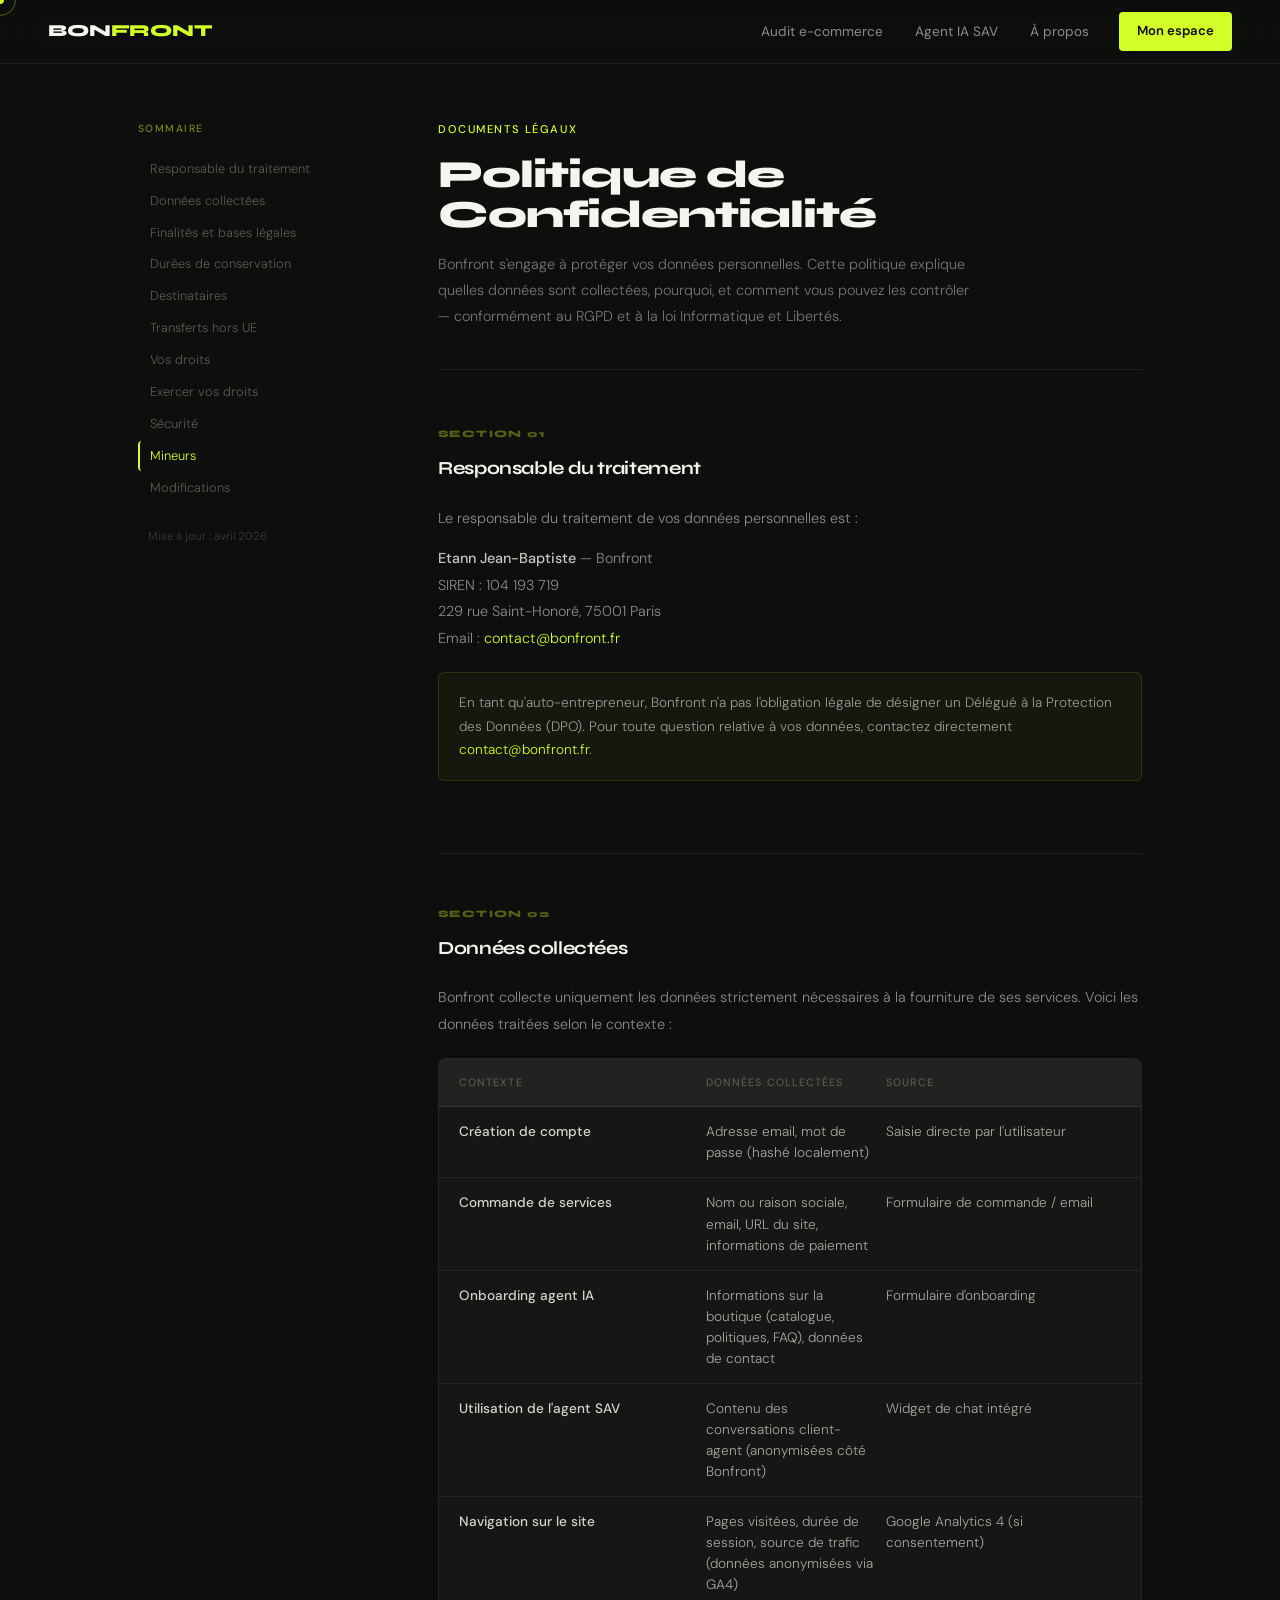
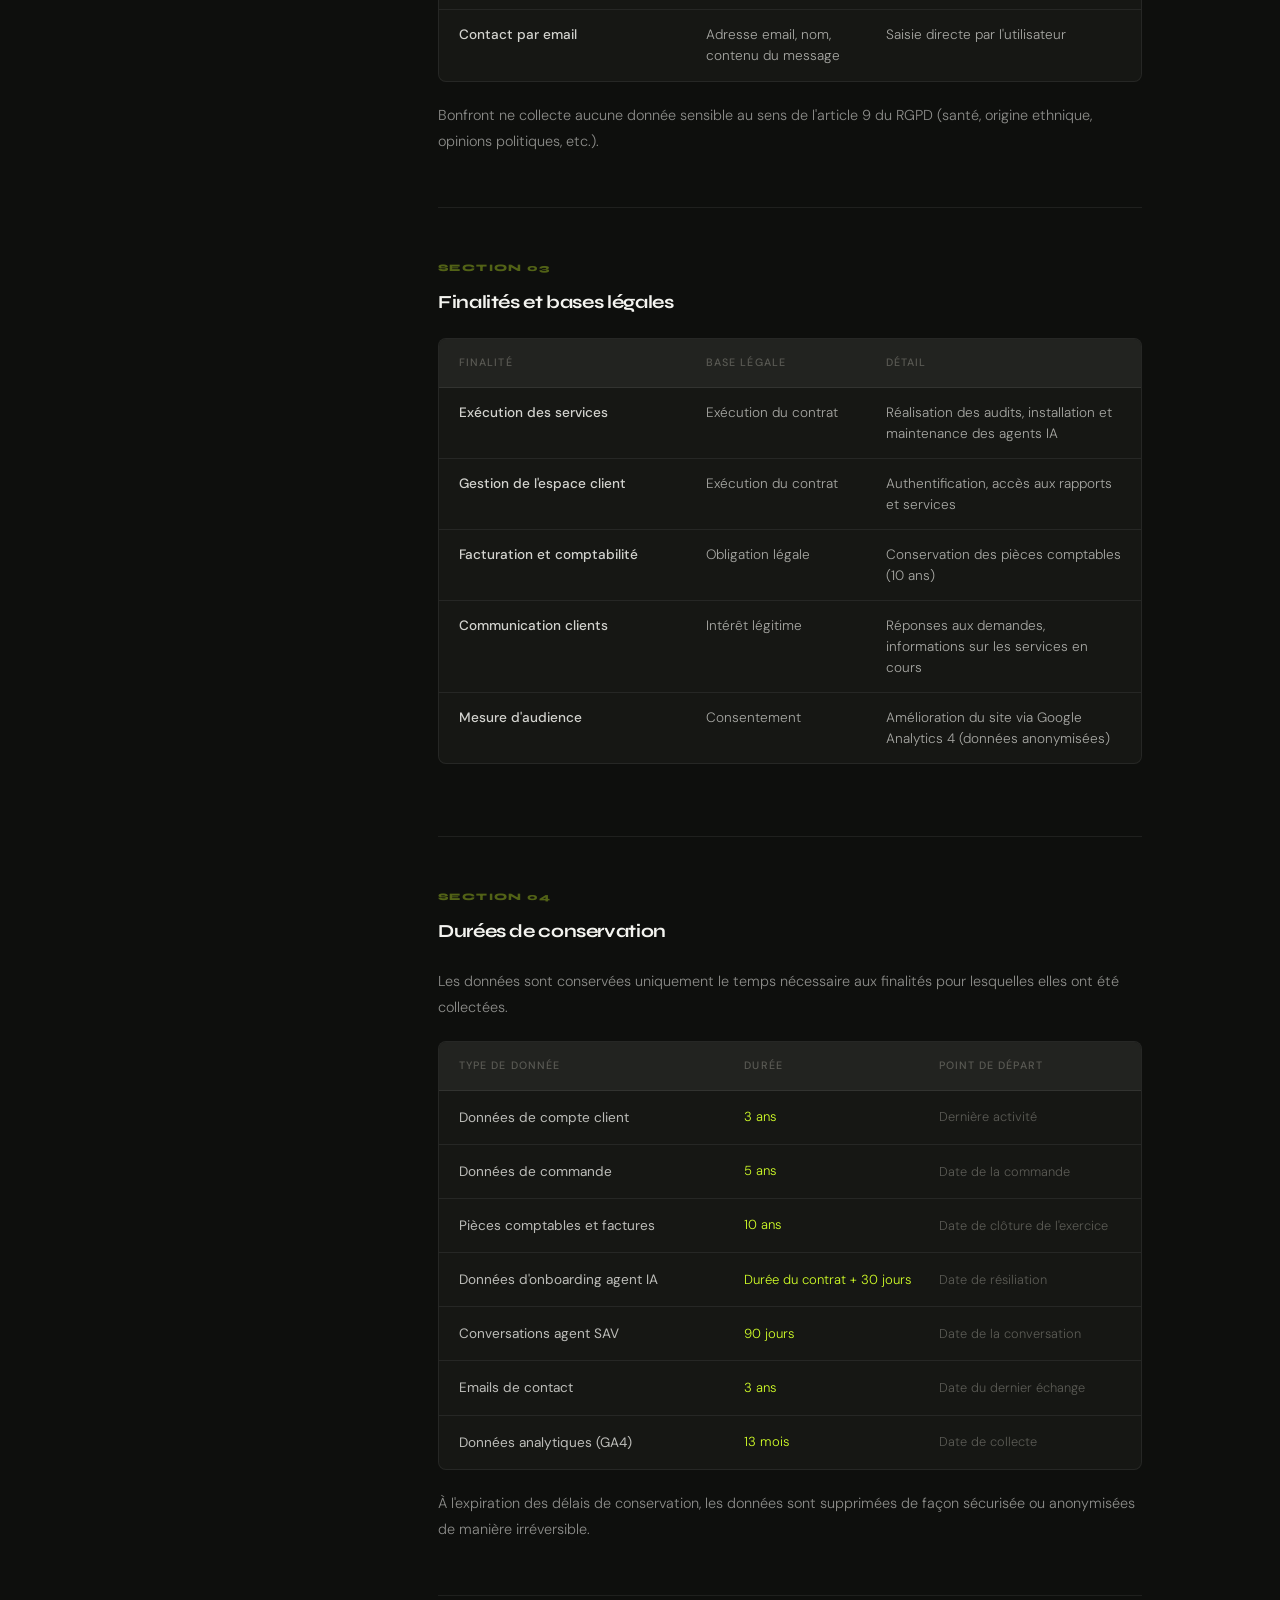
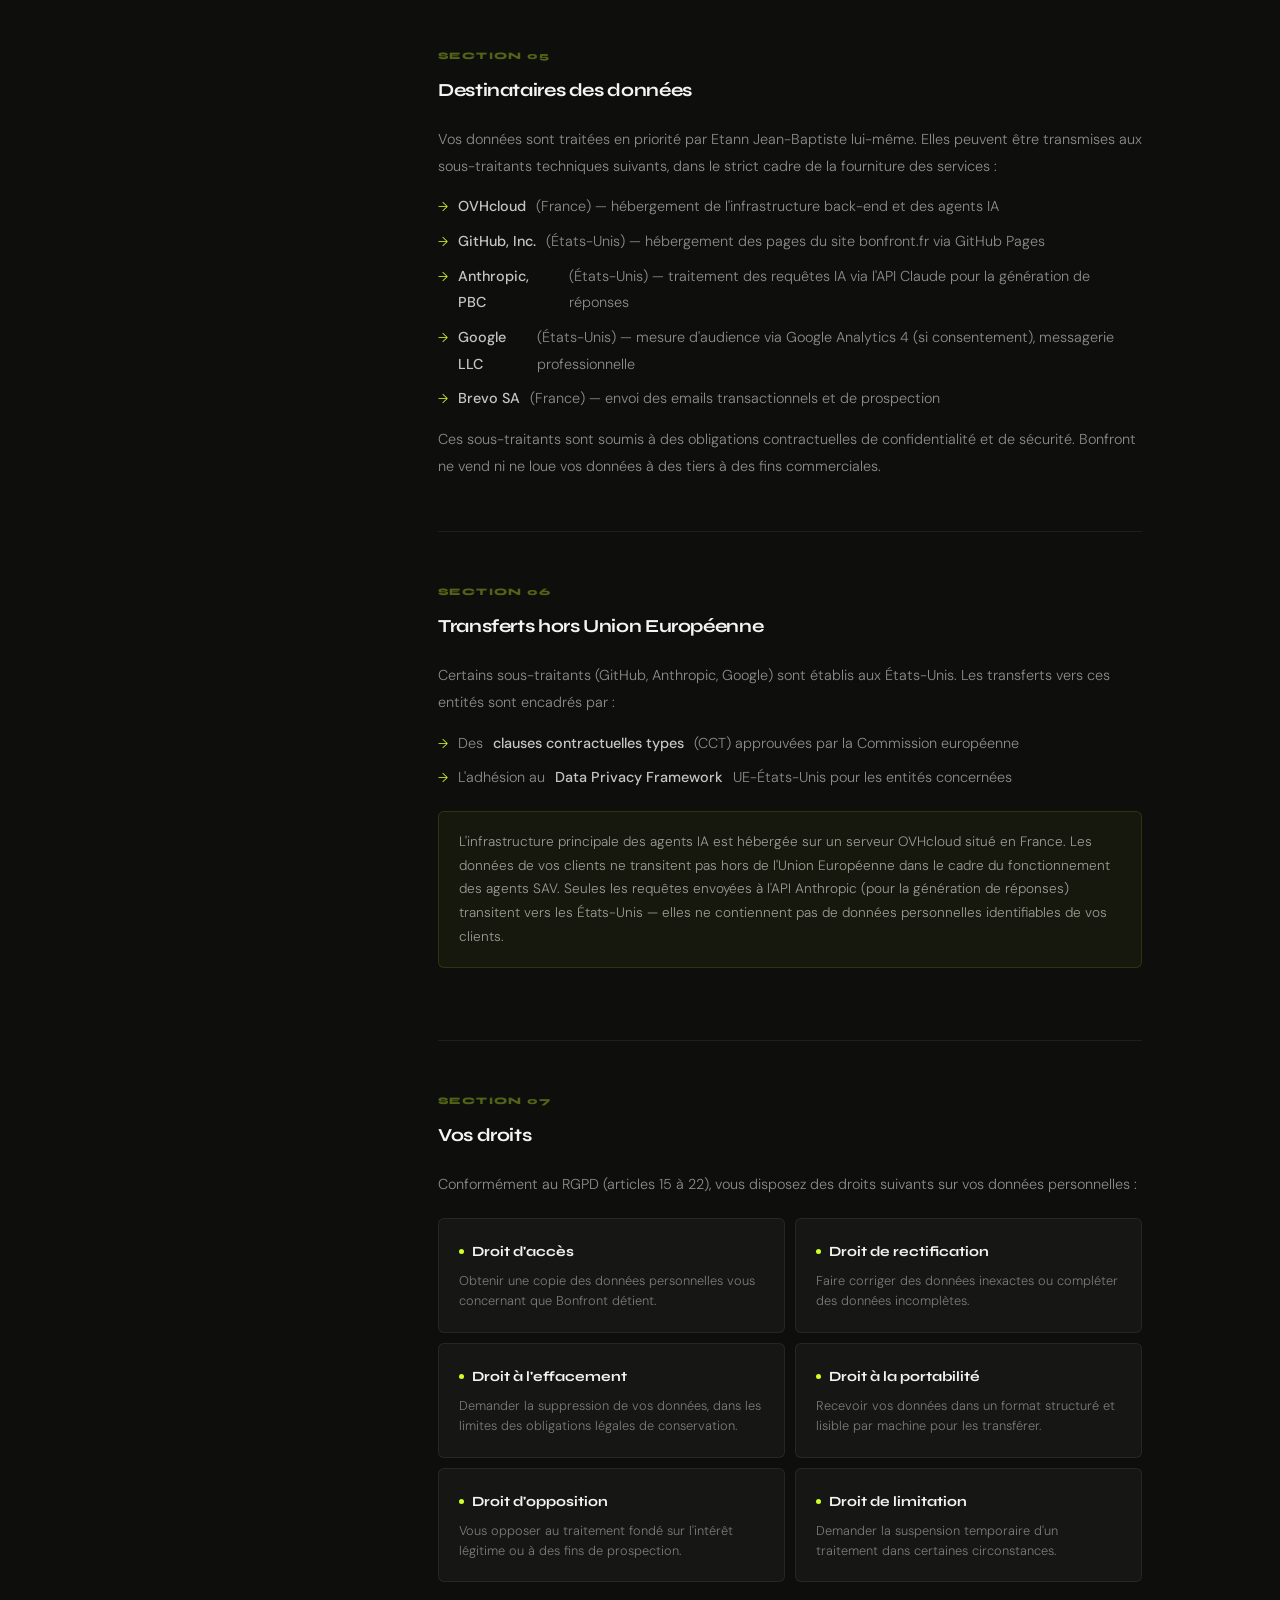
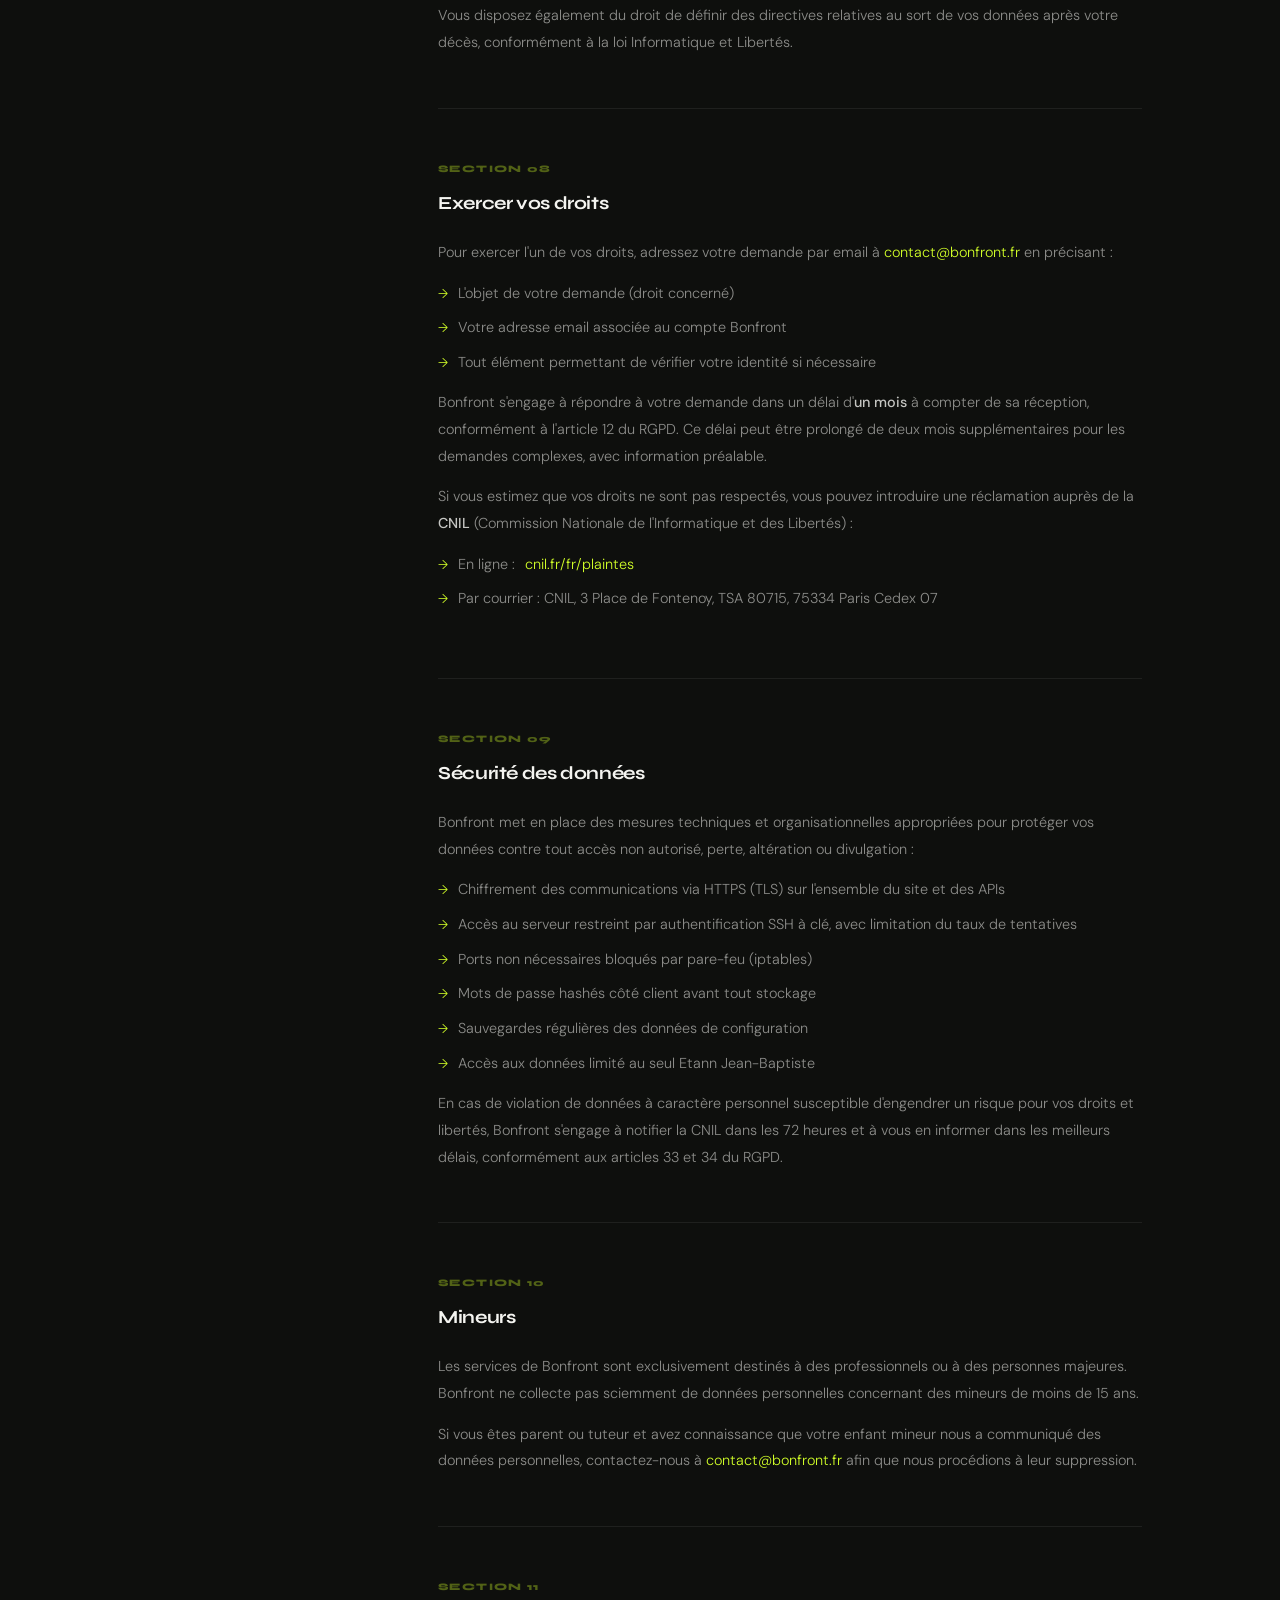
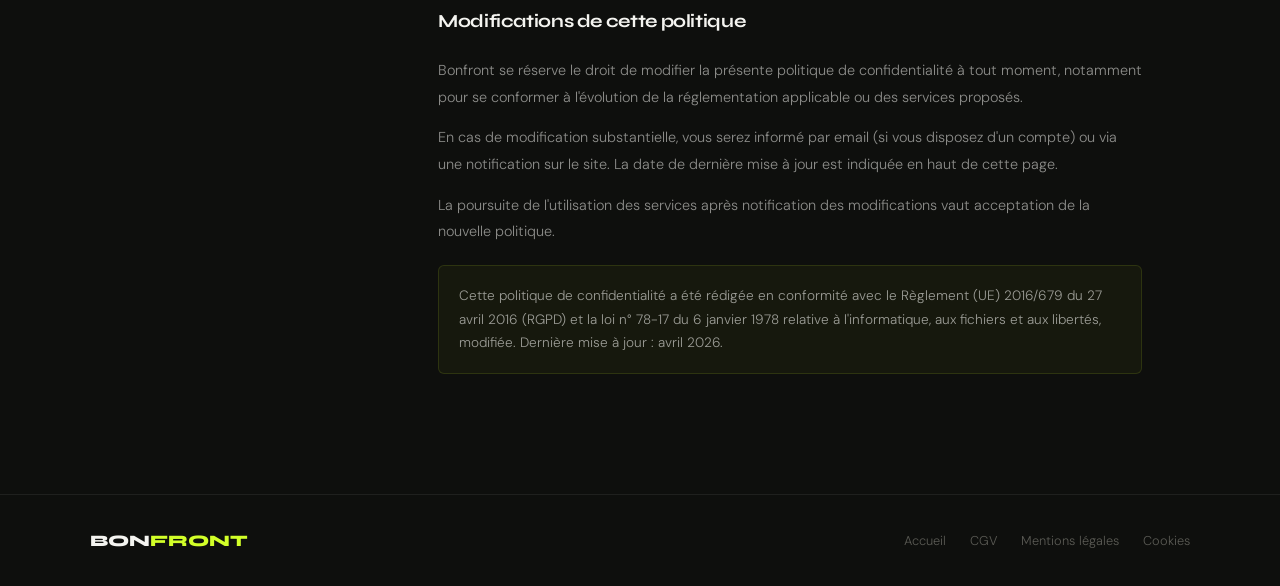
<file: politique-confidentialite.html>
<!DOCTYPE html>
<html lang="fr">
<head>
  <meta charset="UTF-8" />
  <meta name="viewport" content="width=device-width, initial-scale=1.0" />
  <title>Politique de Confidentialité — Bonfront</title>
  <link rel="preconnect" href="https://fonts.googleapis.com" />
  <link rel="preconnect" href="https://fonts.gstatic.com" crossorigin />
  <link href="https://fonts.googleapis.com/css2?family=Syne:wght@700;800&family=DM+Sans:opsz,wght@9..40,300;9..40,400;9..40,500&display=swap" rel="stylesheet" />
  <style>
    :root {
      --bg: #0e0f0d;
      --accent: #d2ff28;
      --white: #f4f4f0;
      --grey: #5a5a54;
      --grey-light: #161714;
      --grey-mid: #222320;
      --grey-border: rgba(255,255,255,0.07);
    }

    *, *::before, *::after { box-sizing: border-box; margin: 0; padding: 0; }
    html { scroll-behavior: smooth; }

    body {
      background: var(--bg);
      color: var(--white);
      font-family: 'DM Sans', sans-serif;
      font-size: 15px;
      line-height: 1.7;
      overflow-x: hidden;
      cursor: none;
    }

    .cursor {
      position: fixed;
      width: 8px; height: 8px;
      background: var(--accent);
      border-radius: 50%;
      pointer-events: none;
      z-index: 9999;
      transform: translate(-50%, -50%);
    }

    .cursor-ring {
      position: fixed;
      width: 32px; height: 32px;
      border: 1px solid rgba(210,255,40,0.35);
      border-radius: 50%;
      pointer-events: none;
      z-index: 9998;
      transform: translate(-50%, -50%);
      transition: width 0.35s, height 0.35s, border-color 0.2s;
    }

    body:has(a:hover) .cursor-ring,
    body:has(button:hover) .cursor-ring {
      width: 48px; height: 48px;
      border-color: rgba(210,255,40,0.6);
    }

    nav {
      position: fixed;
      top: 0; left: 0; right: 0;
      z-index: 500;
      display: flex;
      align-items: center;
      justify-content: space-between;
      padding: 0 48px;
      height: 64px;
      background: rgba(14,15,13,0.8);
      backdrop-filter: blur(16px);
      -webkit-backdrop-filter: blur(16px);
      border-bottom: 1px solid var(--grey-border);
    }

    .nav-logo {
      font-family: 'Syne', sans-serif;
      font-weight: 800;
      font-size: 1.05rem;
      letter-spacing: -0.01em;
      color: var(--white);
      text-decoration: none;
    }

    .nav-logo span { color: var(--accent); }
    .nav-links { display: flex; align-items: center; gap: 4px; }

    .nav-link {
      font-size: 0.85rem;
      font-weight: 400;
      color: rgba(244,244,240,0.55);
      text-decoration: none;
      padding: 7px 14px;
      border-radius: 4px;
      transition: color 0.2s, background 0.2s;
    }

    .nav-link:hover { color: var(--white); background: rgba(255,255,255,0.05); }

    .nav-cta {
      font-size: 0.82rem;
      font-weight: 600;
      color: var(--bg);
      background: var(--accent);
      padding: 8px 18px;
      border-radius: 4px;
      text-decoration: none;
      margin-left: 12px;
      transition: opacity 0.2s;
    }

    .nav-cta:hover { opacity: 0.85; }

    /* LAYOUT */
    .page-wrap {
      max-width: 1100px;
      margin: 0 auto;
      padding: 120px 48px 100px;
      display: grid;
      grid-template-columns: 220px 1fr;
      gap: 80px;
      align-items: start;
    }

    /* TOC */
    .toc { position: sticky; top: 88px; }

    .toc-label {
      font-size: 0.65rem;
      font-weight: 500;
      letter-spacing: 0.14em;
      text-transform: uppercase;
      color: rgba(210,255,40,0.5);
      margin-bottom: 16px;
    }

    .toc-list { list-style: none; display: flex; flex-direction: column; gap: 2px; }

    .toc-list a {
      display: block;
      font-size: 0.8rem;
      font-weight: 300;
      color: var(--grey);
      text-decoration: none;
      padding: 6px 10px;
      border-radius: 4px;
      border-left: 2px solid transparent;
      transition: color 0.2s, border-color 0.2s, background 0.2s;
      line-height: 1.4;
    }

    .toc-list a:hover { color: var(--white); border-color: rgba(210,255,40,0.3); background: rgba(255,255,255,0.03); }
    .toc-list a.active { color: var(--accent); border-color: var(--accent); }
    .toc-date { margin-top: 24px; font-size: 0.72rem; font-weight: 300; color: rgba(90,90,84,0.6); padding: 0 10px; }

    /* CONTENT */
    .content-header {
      margin-bottom: 56px;
      padding-bottom: 40px;
      border-bottom: 1px solid var(--grey-border);
    }

    .content-tag {
      font-size: 0.7rem;
      font-weight: 500;
      letter-spacing: 0.14em;
      text-transform: uppercase;
      color: var(--accent);
      margin-bottom: 16px;
    }

    .content-title {
      font-family: 'Syne', sans-serif;
      font-weight: 800;
      font-size: clamp(1.8rem, 3vw, 2.8rem);
      letter-spacing: -0.03em;
      line-height: 1.05;
      margin-bottom: 16px;
    }

    .content-intro {
      font-size: 0.9rem;
      font-weight: 300;
      color: rgba(244,244,240,0.45);
      line-height: 1.8;
      max-width: 540px;
    }

    /* ARTICLES */
    .article {
      margin-bottom: 52px;
      padding-bottom: 52px;
      border-bottom: 1px solid var(--grey-border);
      scroll-margin-top: 88px;
    }

    .article:last-child { border-bottom: none; margin-bottom: 0; padding-bottom: 0; }

    .article-num {
      font-family: 'Syne', sans-serif;
      font-weight: 800;
      font-size: 0.62rem;
      letter-spacing: 0.14em;
      text-transform: uppercase;
      color: rgba(210,255,40,0.35);
      margin-bottom: 10px;
    }

    .article-title {
      font-family: 'Syne', sans-serif;
      font-weight: 700;
      font-size: 1.15rem;
      letter-spacing: -0.02em;
      margin-bottom: 20px;
    }

    .article-body {
      font-size: 0.9rem;
      font-weight: 300;
      color: rgba(244,244,240,0.55);
      line-height: 1.85;
    }

    .article-body p { margin-bottom: 14px; }
    .article-body p:last-child { margin-bottom: 0; }
    .article-body strong { font-weight: 500; color: rgba(244,244,240,0.8); }
    .article-body a { color: var(--accent); text-decoration: none; transition: opacity 0.2s; }
    .article-body a:hover { opacity: 0.75; }

    .article-body ul {
      list-style: none;
      margin: 14px 0;
      display: flex;
      flex-direction: column;
      gap: 8px;
    }

    .article-body ul li {
      display: flex;
      align-items: flex-start;
      gap: 10px;
    }

    .article-body ul li::before {
      content: '→';
      color: var(--accent);
      font-size: 0.82rem;
      flex-shrink: 0;
      margin-top: 2px;
    }

    /* DATA TABLE */
    .data-table {
      margin: 20px 0;
      background: var(--grey-light);
      border: 1px solid var(--grey-border);
      border-radius: 8px;
      overflow: hidden;
    }

    .dt-row {
      display: grid;
      grid-template-columns: 1.4fr 1fr 1.4fr;
      gap: 12px;
      padding: 14px 20px;
      border-bottom: 1px solid var(--grey-border);
      align-items: start;
    }

    .dt-row:last-child { border-bottom: none; }

    .dt-row.header {
      background: var(--grey-mid);
      font-size: 0.67rem;
      font-weight: 500;
      letter-spacing: 0.1em;
      text-transform: uppercase;
      color: var(--grey);
    }

    .dt-cell {
      font-size: 0.85rem;
      font-weight: 300;
      color: rgba(244,244,240,0.65);
      line-height: 1.55;
    }

    .dt-cell strong { font-weight: 500; color: rgba(244,244,240,0.85); }

    /* RIGHTS GRID */
    .rights-grid {
      display: grid;
      grid-template-columns: 1fr 1fr;
      gap: 10px;
      margin: 20px 0;
    }

    .right-card {
      background: var(--grey-light);
      border: 1px solid var(--grey-border);
      border-radius: 6px;
      padding: 20px;
      transition: border-color 0.2s;
    }

    .right-card:hover { border-color: rgba(210,255,40,0.15); }

    .right-title {
      font-family: 'Syne', sans-serif;
      font-weight: 700;
      font-size: 0.88rem;
      color: var(--white);
      margin-bottom: 6px;
      display: flex;
      align-items: center;
      gap: 8px;
    }

    .right-title::before {
      content: '';
      width: 5px; height: 5px;
      border-radius: 50%;
      background: var(--accent);
      flex-shrink: 0;
    }

    .right-desc {
      font-size: 0.8rem;
      font-weight: 300;
      color: rgba(244,244,240,0.45);
      line-height: 1.6;
    }

    /* INFO BOX */
    .info-box {
      background: rgba(210,255,40,0.04);
      border: 1px solid rgba(210,255,40,0.12);
      border-radius: 6px;
      padding: 18px 20px;
      margin: 20px 0;
      font-size: 0.85rem;
      font-weight: 300;
      color: rgba(244,244,240,0.6);
      line-height: 1.75;
    }

    /* RETENTION TABLE */
    .retention-table {
      margin: 20px 0;
      background: var(--grey-light);
      border: 1px solid var(--grey-border);
      border-radius: 8px;
      overflow: hidden;
    }

    .rt-row {
      display: grid;
      grid-template-columns: 1.5fr 1fr 1fr;
      gap: 12px;
      padding: 14px 20px;
      border-bottom: 1px solid var(--grey-border);
      align-items: center;
    }

    .rt-row:last-child { border-bottom: none; }

    .rt-row.header {
      background: var(--grey-mid);
      font-size: 0.67rem;
      font-weight: 500;
      letter-spacing: 0.1em;
      text-transform: uppercase;
      color: var(--grey);
    }

    .rt-label { font-size: 0.85rem; font-weight: 400; color: rgba(244,244,240,0.75); }
    .rt-duration { font-size: 0.82rem; font-weight: 300; color: var(--accent); }
    .rt-trigger { font-size: 0.8rem; font-weight: 300; color: var(--grey); }

    /* FOOTER */
    footer { border-top: 1px solid var(--grey-border); padding: 32px 48px; }

    .footer-inner {
      max-width: 1100px;
      margin: 0 auto;
      display: flex;
      align-items: center;
      justify-content: space-between;
      flex-wrap: wrap;
      gap: 16px;
    }

    .footer-logo { font-family: 'Syne', sans-serif; font-weight: 800; font-size: 1rem; color: var(--white); text-decoration: none; }
    .footer-logo span { color: var(--accent); }
    .footer-links { display: flex; gap: 24px; flex-wrap: wrap; }
    .footer-links a { font-size: 0.8rem; font-weight: 300; color: var(--grey); text-decoration: none; transition: color 0.2s; }
    .footer-links a:hover { color: var(--white); }

    @media (max-width: 900px) {
      nav { padding: 0 24px; }
      .nav-links { display: none; }
      .page-wrap { grid-template-columns: 1fr; padding: 100px 24px 70px; gap: 40px; }
      .toc { display: none; }
      .dt-row { grid-template-columns: 1fr; gap: 4px; }
      .dt-row.header { display: none; }
      .rights-grid { grid-template-columns: 1fr; }
      .rt-row { grid-template-columns: 1fr 1fr; }
      footer { padding: 28px 24px; }
    }
  </style>
</head>
<body>

  <div class="cursor" id="cursor"></div>
  <div class="cursor-ring" id="cursorRing"></div>

  <nav>
    <a href="index.html" class="nav-logo">BON<span>FRONT</span></a>
    <div class="nav-links">
      <a href="audit.html" class="nav-link">Audit e-commerce</a>
      <a href="agent.html" class="nav-link">Agent IA SAV</a>
      <a href="a-propos.html" class="nav-link">À propos</a>
      <a href="espace-client.html" class="nav-cta">Mon espace</a>
    </div>
  </nav>

  <div class="page-wrap">

    <aside class="toc">
      <div class="toc-label">Sommaire</div>
      <ul class="toc-list">
        <li><a href="#responsable">Responsable du traitement</a></li>
        <li><a href="#collecte">Données collectées</a></li>
        <li><a href="#finalites">Finalités et bases légales</a></li>
        <li><a href="#conservation">Durées de conservation</a></li>
        <li><a href="#destinataires">Destinataires</a></li>
        <li><a href="#transferts">Transferts hors UE</a></li>
        <li><a href="#droits">Vos droits</a></li>
        <li><a href="#exercice">Exercer vos droits</a></li>
        <li><a href="#securite">Sécurité</a></li>
        <li><a href="#mineurs">Mineurs</a></li>
        <li><a href="#modifications">Modifications</a></li>
      </ul>
      <div class="toc-date">Mise à jour : avril 2026</div>
    </aside>

    <main class="content">

      <div class="content-header">
        <div class="content-tag">Documents légaux</div>
        <h1 class="content-title">Politique de Confidentialité</h1>
        <p class="content-intro">Bonfront s'engage à protéger vos données personnelles. Cette politique explique quelles données sont collectées, pourquoi, et comment vous pouvez les contrôler — conformément au RGPD et à la loi Informatique et Libertés.</p>
      </div>

      <div class="article" id="responsable">
        <div class="article-num">Section 01</div>
        <h2 class="article-title">Responsable du traitement</h2>
        <div class="article-body">
          <p>Le responsable du traitement de vos données personnelles est :</p>
          <p>
            <strong>Etann Jean-Baptiste</strong> — Bonfront<br>
            SIREN : 104 193 719<br>
            229 rue Saint-Honoré, 75001 Paris<br>
            Email : <a href="mailto:contact@bonfront.fr">contact@bonfront.fr</a>
          </p>
          <div class="info-box">
            En tant qu'auto-entrepreneur, Bonfront n'a pas l'obligation légale de désigner un Délégué à la Protection des Données (DPO). Pour toute question relative à vos données, contactez directement <a href="mailto:contact@bonfront.fr">contact@bonfront.fr</a>.
          </div>
        </div>
      </div>

      <div class="article" id="collecte">
        <div class="article-num">Section 02</div>
        <h2 class="article-title">Données collectées</h2>
        <div class="article-body">
          <p>Bonfront collecte uniquement les données strictement nécessaires à la fourniture de ses services. Voici les données traitées selon le contexte :</p>

          <div class="data-table">
            <div class="dt-row header">
              <div>Contexte</div>
              <div>Données collectées</div>
              <div>Source</div>
            </div>
            <div class="dt-row">
              <div class="dt-cell"><strong>Création de compte</strong></div>
              <div class="dt-cell">Adresse email, mot de passe (hashé localement)</div>
              <div class="dt-cell">Saisie directe par l'utilisateur</div>
            </div>
            <div class="dt-row">
              <div class="dt-cell"><strong>Commande de services</strong></div>
              <div class="dt-cell">Nom ou raison sociale, email, URL du site, informations de paiement</div>
              <div class="dt-cell">Formulaire de commande / email</div>
            </div>
            <div class="dt-row">
              <div class="dt-cell"><strong>Onboarding agent IA</strong></div>
              <div class="dt-cell">Informations sur la boutique (catalogue, politiques, FAQ), données de contact</div>
              <div class="dt-cell">Formulaire d'onboarding</div>
            </div>
            <div class="dt-row">
              <div class="dt-cell"><strong>Utilisation de l'agent SAV</strong></div>
              <div class="dt-cell">Contenu des conversations client-agent (anonymisées côté Bonfront)</div>
              <div class="dt-cell">Widget de chat intégré</div>
            </div>
            <div class="dt-row">
              <div class="dt-cell"><strong>Navigation sur le site</strong></div>
              <div class="dt-cell">Pages visitées, durée de session, source de trafic (données anonymisées via GA4)</div>
              <div class="dt-cell">Google Analytics 4 (si consentement)</div>
            </div>
            <div class="dt-row">
              <div class="dt-cell"><strong>Contact par email</strong></div>
              <div class="dt-cell">Adresse email, nom, contenu du message</div>
              <div class="dt-cell">Saisie directe par l'utilisateur</div>
            </div>
          </div>

          <p>Bonfront ne collecte aucune donnée sensible au sens de l'article 9 du RGPD (santé, origine ethnique, opinions politiques, etc.).</p>
        </div>
      </div>

      <div class="article" id="finalites">
        <div class="article-num">Section 03</div>
        <h2 class="article-title">Finalités et bases légales</h2>
        <div class="article-body">
          <div class="data-table">
            <div class="dt-row header">
              <div>Finalité</div>
              <div>Base légale</div>
              <div>Détail</div>
            </div>
            <div class="dt-row">
              <div class="dt-cell"><strong>Exécution des services</strong></div>
              <div class="dt-cell">Exécution du contrat</div>
              <div class="dt-cell">Réalisation des audits, installation et maintenance des agents IA</div>
            </div>
            <div class="dt-row">
              <div class="dt-cell"><strong>Gestion de l'espace client</strong></div>
              <div class="dt-cell">Exécution du contrat</div>
              <div class="dt-cell">Authentification, accès aux rapports et services</div>
            </div>
            <div class="dt-row">
              <div class="dt-cell"><strong>Facturation et comptabilité</strong></div>
              <div class="dt-cell">Obligation légale</div>
              <div class="dt-cell">Conservation des pièces comptables (10 ans)</div>
            </div>
            <div class="dt-row">
              <div class="dt-cell"><strong>Communication clients</strong></div>
              <div class="dt-cell">Intérêt légitime</div>
              <div class="dt-cell">Réponses aux demandes, informations sur les services en cours</div>
            </div>
            <div class="dt-row">
              <div class="dt-cell"><strong>Mesure d'audience</strong></div>
              <div class="dt-cell">Consentement</div>
              <div class="dt-cell">Amélioration du site via Google Analytics 4 (données anonymisées)</div>
            </div>
          </div>
        </div>
      </div>

      <div class="article" id="conservation">
        <div class="article-num">Section 04</div>
        <h2 class="article-title">Durées de conservation</h2>
        <div class="article-body">
          <p>Les données sont conservées uniquement le temps nécessaire aux finalités pour lesquelles elles ont été collectées.</p>
          <div class="retention-table">
            <div class="rt-row header">
              <div>Type de donnée</div>
              <div>Durée</div>
              <div>Point de départ</div>
            </div>
            <div class="rt-row">
              <div class="rt-label">Données de compte client</div>
              <div class="rt-duration">3 ans</div>
              <div class="rt-trigger">Dernière activité</div>
            </div>
            <div class="rt-row">
              <div class="rt-label">Données de commande</div>
              <div class="rt-duration">5 ans</div>
              <div class="rt-trigger">Date de la commande</div>
            </div>
            <div class="rt-row">
              <div class="rt-label">Pièces comptables et factures</div>
              <div class="rt-duration">10 ans</div>
              <div class="rt-trigger">Date de clôture de l'exercice</div>
            </div>
            <div class="rt-row">
              <div class="rt-label">Données d'onboarding agent IA</div>
              <div class="rt-duration">Durée du contrat + 30 jours</div>
              <div class="rt-trigger">Date de résiliation</div>
            </div>
            <div class="rt-row">
              <div class="rt-label">Conversations agent SAV</div>
              <div class="rt-duration">90 jours</div>
              <div class="rt-trigger">Date de la conversation</div>
            </div>
            <div class="rt-row">
              <div class="rt-label">Emails de contact</div>
              <div class="rt-duration">3 ans</div>
              <div class="rt-trigger">Date du dernier échange</div>
            </div>
            <div class="rt-row">
              <div class="rt-label">Données analytiques (GA4)</div>
              <div class="rt-duration">13 mois</div>
              <div class="rt-trigger">Date de collecte</div>
            </div>
          </div>
          <p>À l'expiration des délais de conservation, les données sont supprimées de façon sécurisée ou anonymisées de manière irréversible.</p>
        </div>
      </div>

      <div class="article" id="destinataires">
        <div class="article-num">Section 05</div>
        <h2 class="article-title">Destinataires des données</h2>
        <div class="article-body">
          <p>Vos données sont traitées en priorité par Etann Jean-Baptiste lui-même. Elles peuvent être transmises aux sous-traitants techniques suivants, dans le strict cadre de la fourniture des services :</p>
          <ul>
            <li><strong>OVHcloud</strong> (France) — hébergement de l'infrastructure back-end et des agents IA</li>
            <li><strong>GitHub, Inc.</strong> (États-Unis) — hébergement des pages du site bonfront.fr via GitHub Pages</li>
            <li><strong>Anthropic, PBC</strong> (États-Unis) — traitement des requêtes IA via l'API Claude pour la génération de réponses</li>
            <li><strong>Google LLC</strong> (États-Unis) — mesure d'audience via Google Analytics 4 (si consentement), messagerie professionnelle</li>
            <li><strong>Brevo SA</strong> (France) — envoi des emails transactionnels et de prospection</li>
          </ul>
          <p>Ces sous-traitants sont soumis à des obligations contractuelles de confidentialité et de sécurité. Bonfront ne vend ni ne loue vos données à des tiers à des fins commerciales.</p>
        </div>
      </div>

      <div class="article" id="transferts">
        <div class="article-num">Section 06</div>
        <h2 class="article-title">Transferts hors Union Européenne</h2>
        <div class="article-body">
          <p>Certains sous-traitants (GitHub, Anthropic, Google) sont établis aux États-Unis. Les transferts vers ces entités sont encadrés par :</p>
          <ul>
            <li>Des <strong>clauses contractuelles types</strong> (CCT) approuvées par la Commission européenne</li>
            <li>L'adhésion au <strong>Data Privacy Framework</strong> UE-États-Unis pour les entités concernées</li>
          </ul>
          <div class="info-box">
            L'infrastructure principale des agents IA est hébergée sur un serveur OVHcloud situé en France. Les données de vos clients ne transitent pas hors de l'Union Européenne dans le cadre du fonctionnement des agents SAV. Seules les requêtes envoyées à l'API Anthropic (pour la génération de réponses) transitent vers les États-Unis — elles ne contiennent pas de données personnelles identifiables de vos clients.
          </div>
        </div>
      </div>

      <div class="article" id="droits">
        <div class="article-num">Section 07</div>
        <h2 class="article-title">Vos droits</h2>
        <div class="article-body">
          <p>Conformément au RGPD (articles 15 à 22), vous disposez des droits suivants sur vos données personnelles :</p>
          <div class="rights-grid">
            <div class="right-card">
              <div class="right-title">Droit d'accès</div>
              <div class="right-desc">Obtenir une copie des données personnelles vous concernant que Bonfront détient.</div>
            </div>
            <div class="right-card">
              <div class="right-title">Droit de rectification</div>
              <div class="right-desc">Faire corriger des données inexactes ou compléter des données incomplètes.</div>
            </div>
            <div class="right-card">
              <div class="right-title">Droit à l'effacement</div>
              <div class="right-desc">Demander la suppression de vos données, dans les limites des obligations légales de conservation.</div>
            </div>
            <div class="right-card">
              <div class="right-title">Droit à la portabilité</div>
              <div class="right-desc">Recevoir vos données dans un format structuré et lisible par machine pour les transférer.</div>
            </div>
            <div class="right-card">
              <div class="right-title">Droit d'opposition</div>
              <div class="right-desc">Vous opposer au traitement fondé sur l'intérêt légitime ou à des fins de prospection.</div>
            </div>
            <div class="right-card">
              <div class="right-title">Droit de limitation</div>
              <div class="right-desc">Demander la suspension temporaire d'un traitement dans certaines circonstances.</div>
            </div>
          </div>
          <p>Vous disposez également du droit de définir des directives relatives au sort de vos données après votre décès, conformément à la loi Informatique et Libertés.</p>
        </div>
      </div>

      <div class="article" id="exercice">
        <div class="article-num">Section 08</div>
        <h2 class="article-title">Exercer vos droits</h2>
        <div class="article-body">
          <p>Pour exercer l'un de vos droits, adressez votre demande par email à <a href="mailto:contact@bonfront.fr">contact@bonfront.fr</a> en précisant :</p>
          <ul>
            <li>L'objet de votre demande (droit concerné)</li>
            <li>Votre adresse email associée au compte Bonfront</li>
            <li>Tout élément permettant de vérifier votre identité si nécessaire</li>
          </ul>
          <p>Bonfront s'engage à répondre à votre demande dans un délai d'<strong>un mois</strong> à compter de sa réception, conformément à l'article 12 du RGPD. Ce délai peut être prolongé de deux mois supplémentaires pour les demandes complexes, avec information préalable.</p>
          <p>Si vous estimez que vos droits ne sont pas respectés, vous pouvez introduire une réclamation auprès de la <strong>CNIL</strong> (Commission Nationale de l'Informatique et des Libertés) :</p>
          <ul>
            <li>En ligne : <a href="https://www.cnil.fr/fr/plaintes" target="_blank" rel="noopener">cnil.fr/fr/plaintes</a></li>
            <li>Par courrier : CNIL, 3 Place de Fontenoy, TSA 80715, 75334 Paris Cedex 07</li>
          </ul>
        </div>
      </div>

      <div class="article" id="securite">
        <div class="article-num">Section 09</div>
        <h2 class="article-title">Sécurité des données</h2>
        <div class="article-body">
          <p>Bonfront met en place des mesures techniques et organisationnelles appropriées pour protéger vos données contre tout accès non autorisé, perte, altération ou divulgation :</p>
          <ul>
            <li>Chiffrement des communications via HTTPS (TLS) sur l'ensemble du site et des APIs</li>
            <li>Accès au serveur restreint par authentification SSH à clé, avec limitation du taux de tentatives</li>
            <li>Ports non nécessaires bloqués par pare-feu (iptables)</li>
            <li>Mots de passe hashés côté client avant tout stockage</li>
            <li>Sauvegardes régulières des données de configuration</li>
            <li>Accès aux données limité au seul Etann Jean-Baptiste</li>
          </ul>
          <p>En cas de violation de données à caractère personnel susceptible d'engendrer un risque pour vos droits et libertés, Bonfront s'engage à notifier la CNIL dans les 72 heures et à vous en informer dans les meilleurs délais, conformément aux articles 33 et 34 du RGPD.</p>
        </div>
      </div>

      <div class="article" id="mineurs">
        <div class="article-num">Section 10</div>
        <h2 class="article-title">Mineurs</h2>
        <div class="article-body">
          <p>Les services de Bonfront sont exclusivement destinés à des professionnels ou à des personnes majeures. Bonfront ne collecte pas sciemment de données personnelles concernant des mineurs de moins de 15 ans.</p>
          <p>Si vous êtes parent ou tuteur et avez connaissance que votre enfant mineur nous a communiqué des données personnelles, contactez-nous à <a href="mailto:contact@bonfront.fr">contact@bonfront.fr</a> afin que nous procédions à leur suppression.</p>
        </div>
      </div>

      <div class="article" id="modifications">
        <div class="article-num">Section 11</div>
        <h2 class="article-title">Modifications de cette politique</h2>
        <div class="article-body">
          <p>Bonfront se réserve le droit de modifier la présente politique de confidentialité à tout moment, notamment pour se conformer à l'évolution de la réglementation applicable ou des services proposés.</p>
          <p>En cas de modification substantielle, vous serez informé par email (si vous disposez d'un compte) ou via une notification sur le site. La date de dernière mise à jour est indiquée en haut de cette page.</p>
          <p>La poursuite de l'utilisation des services après notification des modifications vaut acceptation de la nouvelle politique.</p>
          <div class="info-box">
            Cette politique de confidentialité a été rédigée en conformité avec le Règlement (UE) 2016/679 du 27 avril 2016 (RGPD) et la loi n° 78-17 du 6 janvier 1978 relative à l'informatique, aux fichiers et aux libertés, modifiée. Dernière mise à jour : avril 2026.
          </div>
        </div>
      </div>

    </main>
  </div>

  <footer>
    <div class="footer-inner">
      <a href="index.html" class="footer-logo">BON<span>FRONT</span></a>
      <div class="footer-links">
        <a href="index.html">Accueil</a>
        <a href="cgv.html">CGV</a>
        <a href="mentions-legales.html">Mentions légales</a>
        <a href="cookies.html">Cookies</a>
      </div>
    </div>
  </footer>

  <script>
    const cursor = document.getElementById('cursor');
    const ring = document.getElementById('cursorRing');
    let mx = 0, my = 0, rx = 0, ry = 0;

    document.addEventListener('mousemove', e => {
      mx = e.clientX; my = e.clientY;
      cursor.style.left = mx + 'px';
      cursor.style.top = my + 'px';
    });

    function animateRing() {
      rx += (mx - rx) * 0.12;
      ry += (my - ry) * 0.12;
      ring.style.left = rx + 'px';
      ring.style.top = ry + 'px';
      requestAnimationFrame(animateRing);
    }
    animateRing();

    const articles = document.querySelectorAll('.article');
    const tocLinks = document.querySelectorAll('.toc-list a');

    const io = new IntersectionObserver(entries => {
      entries.forEach(entry => {
        if (entry.isIntersecting) {
          tocLinks.forEach(l => l.classList.remove('active'));
          const active = document.querySelector(`.toc-list a[href="#${entry.target.id}"]`);
          if (active) active.classList.add('active');
        }
      });
    }, { rootMargin: '-20% 0px -70% 0px' });

    articles.forEach(a => io.observe(a));
  </script>

</body>
</html>
</file>
